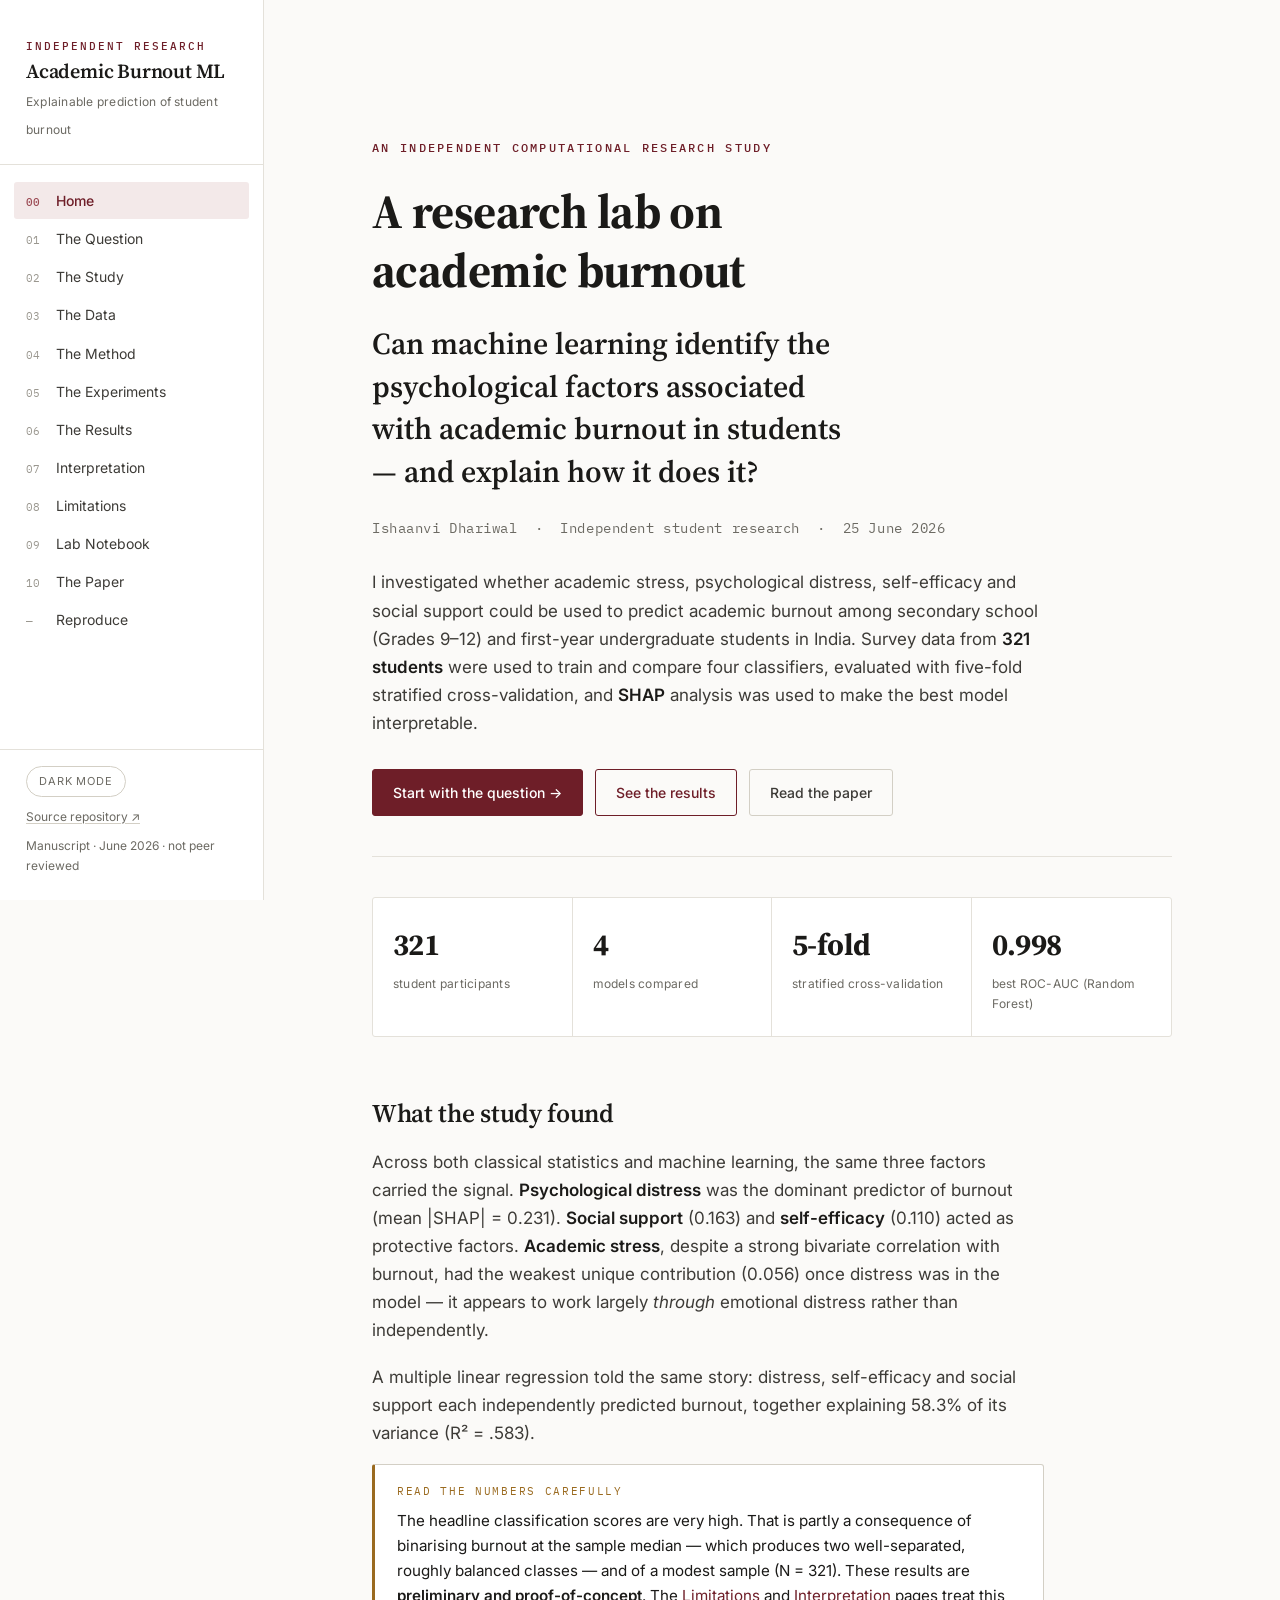
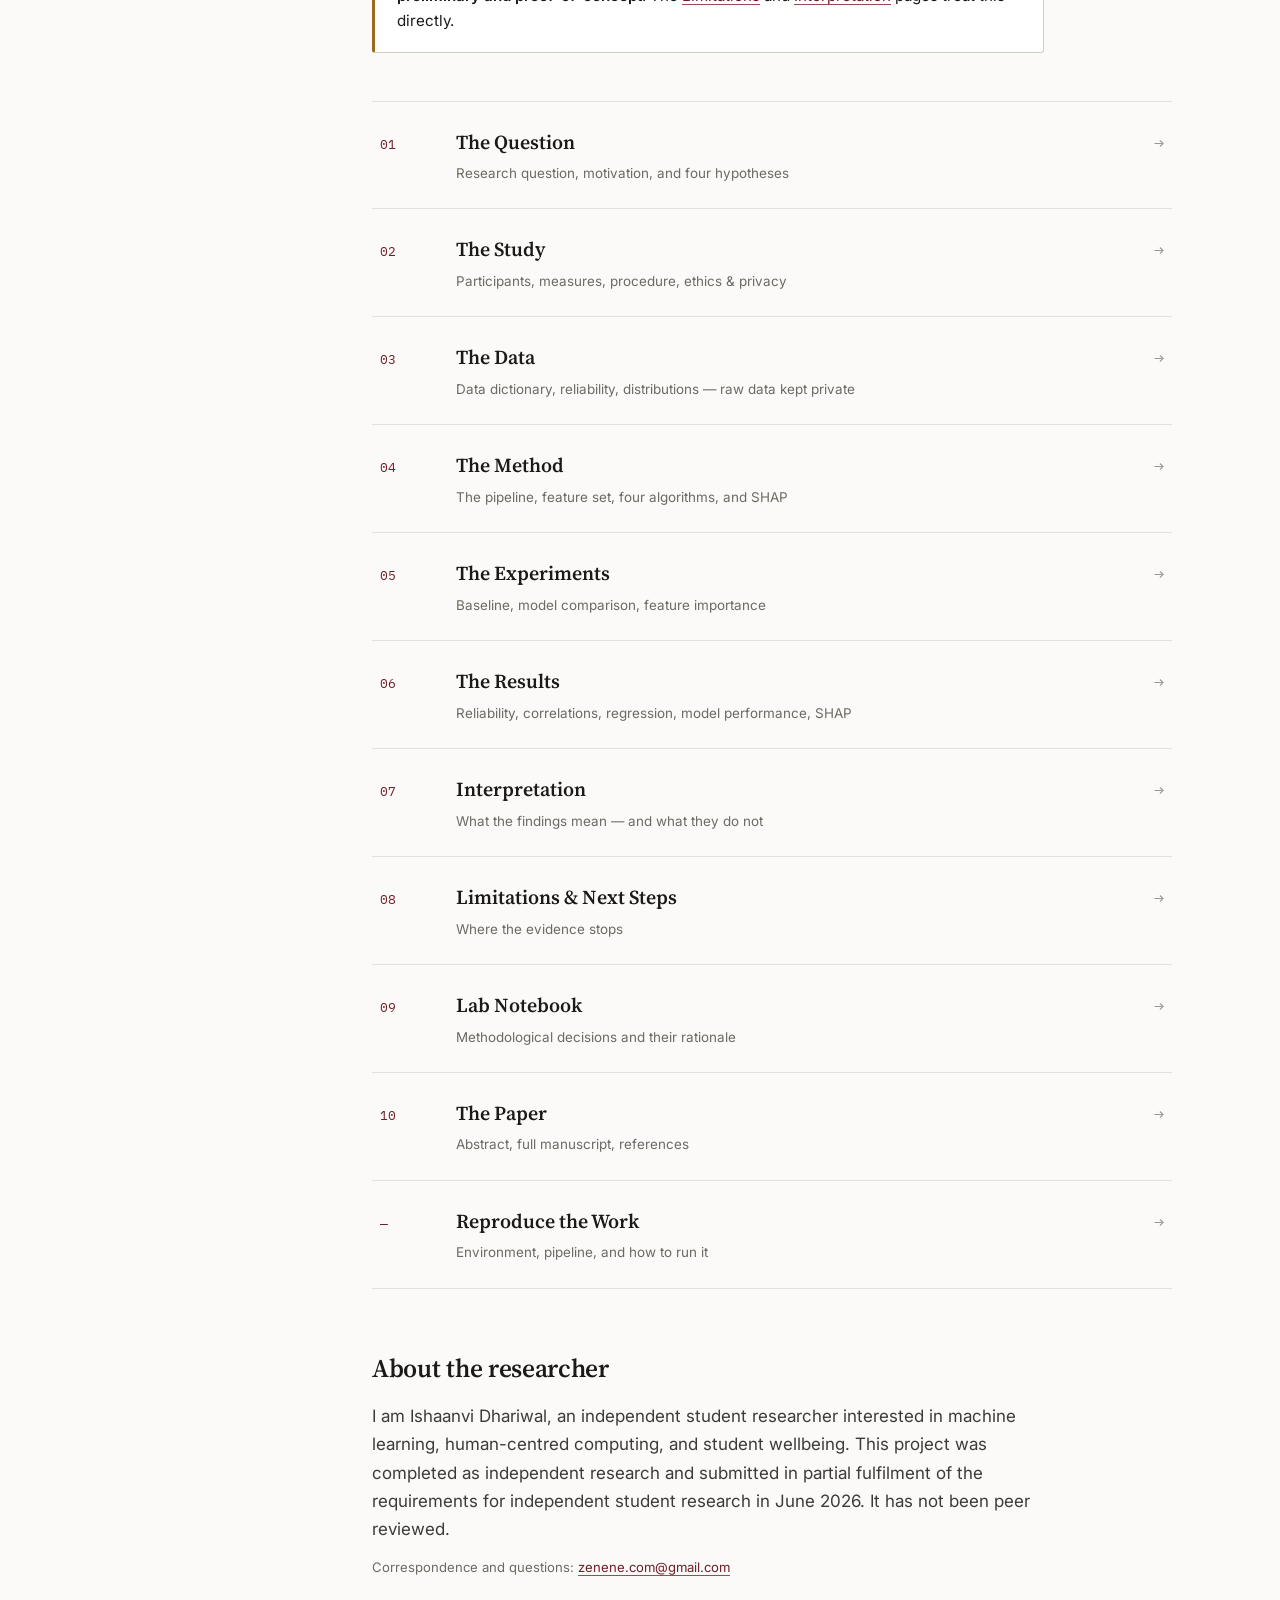
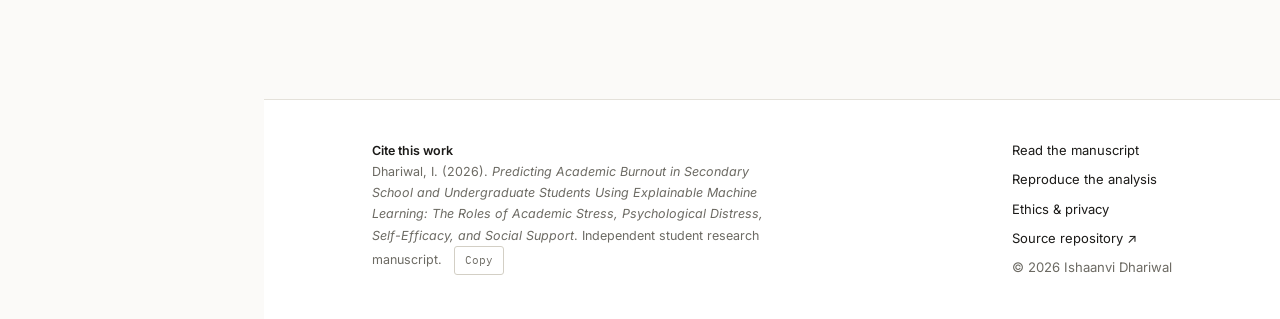
<file: index.html>
<!doctype html>
<html lang="en">
<head>
<meta charset="utf-8">
<meta name="viewport" content="width=device-width, initial-scale=1">
<title>Academic Burnout ML — Independent Research Lab</title>
<meta name="description" content="An independent computational study of academic burnout in secondary school and undergraduate students in India, using explainable machine learning. 321 participants, four models, SHAP interpretation.">
<link rel="preconnect" href="https://fonts.googleapis.com">
<link rel="preconnect" href="https://fonts.gstatic.com" crossorigin>
<link href="https://fonts.googleapis.com/css2?family=IBM+Plex+Mono:wght@400;500&family=Inter:wght@400;500;600&family=Source+Serif+4:opsz,wght@8..60,400;8..60,600;8..60,700&display=swap" rel="stylesheet">
<link rel="stylesheet" href="assets/style.css">
<link rel="icon" href="data:image/svg+xml,%3Csvg xmlns='http://www.w3.org/2000/svg' viewBox='0 0 100 100'%3E%3Ctext y='.9em' font-size='90'%3E%F0%9F%A7%A0%3C/text%3E%3C/svg%3E">
</head>
<body>
<a class="skip" href="#main">Skip to content</a>

<div class="topbar">
  <span class="title">Academic Burnout ML</span>
  <button class="hamburger" data-nav-open aria-label="Open navigation" aria-expanded="false"><span></span></button>
</div>
<div class="scrim"></div>

<div class="layout">
  <aside class="sidebar">
    <div class="brand">
      <a href="index.html">
        <span class="mark">Independent Research</span>
        <span class="title">Academic Burnout ML</span>
        <span class="sub">Explainable prediction of student burnout</span>
      </a>
    </div>
    <nav class="nav" aria-label="Sections">
      <ol>
        <li><a href="index.html"><span class="n">00</span><span>Home</span></a></li>
        <li><a href="question.html"><span class="n">01</span><span>The Question</span></a></li>
        <li><a href="study.html"><span class="n">02</span><span>The Study</span></a></li>
        <li><a href="data.html"><span class="n">03</span><span>The Data</span></a></li>
        <li><a href="methods.html"><span class="n">04</span><span>The Method</span></a></li>
        <li><a href="experiments.html"><span class="n">05</span><span>The Experiments</span></a></li>
        <li><a href="results.html"><span class="n">06</span><span>The Results</span></a></li>
        <li><a href="interpretation.html"><span class="n">07</span><span>Interpretation</span></a></li>
        <li><a href="limitations.html"><span class="n">08</span><span>Limitations</span></a></li>
        <li><a href="notebook.html"><span class="n">09</span><span>Lab Notebook</span></a></li>
        <li><a href="paper.html"><span class="n">10</span><span>The Paper</span></a></li>
        <li><a href="reproducibility.html"><span class="n">—</span><span>Reproduce</span></a></li>
      </ol>
    </nav>
    <div class="sidebar-foot">
      <button class="theme-toggle" data-theme-toggle>Dark mode</button>
      <a href="https://github.com/ishaanvidhariwal/academic-burnout-ml">Source repository &#8599;</a>
      <span>Manuscript &middot; June 2026 &middot; not peer reviewed</span>
    </div>
  </aside>

  <div class="main">
    <main class="wrap page" id="main">

      <section class="hero">
        <span class="eyebrow">An independent computational research study</span>
        <h1>A research lab on academic burnout</h1>
        <p class="q">Can machine learning identify the psychological factors associated with academic burnout in students &mdash; and explain how it does it?</p>
        <p class="byline">Ishaanvi Dhariwal &nbsp;&middot;&nbsp; Independent student research &nbsp;&middot;&nbsp; 25 June 2026</p>

        <div class="abstract prose">
          <p>I investigated whether academic stress, psychological distress, self-efficacy and
          social support could be used to predict academic burnout among secondary school
          (Grades&nbsp;9&ndash;12) and first-year undergraduate students in India. Survey data from
          <strong>321 students</strong> were used to train and compare four classifiers, evaluated with
          five-fold stratified cross-validation, and <strong>SHAP</strong> analysis was used to make the
          best model interpretable.</p>
        </div>

        <div class="cta-row">
          <a class="btn primary" href="question.html">Start with the question &rarr;</a>
          <a class="btn" href="results.html">See the results</a>
          <a class="btn ghost" href="paper.html">Read the paper</a>
        </div>
      </section>

      <section class="stats" aria-label="Study at a glance">
        <div class="stat"><div class="k">321</div><div class="l">student participants</div></div>
        <div class="stat"><div class="k">4</div><div class="l">models compared</div></div>
        <div class="stat"><div class="k">5-fold</div><div class="l">stratified cross-validation</div></div>
        <div class="stat"><div class="k">0.998</div><div class="l">best ROC-AUC (Random Forest)</div></div>
      </section>

      <section class="prose">
        <h2>What the study found</h2>
        <p>Across both classical statistics and machine learning, the same three factors carried
        the signal. <strong>Psychological distress</strong> was the dominant predictor of burnout
        (mean&nbsp;|SHAP|&nbsp;=&nbsp;0.231). <strong>Social support</strong> (0.163) and
        <strong>self-efficacy</strong> (0.110) acted as protective factors. <strong>Academic stress</strong>,
        despite a strong bivariate correlation with burnout, had the weakest unique contribution
        (0.056) once distress was in the model &mdash; it appears to work largely <em>through</em>
        emotional distress rather than independently.</p>
        <p>A multiple linear regression told the same story: distress, self-efficacy and social
        support each independently predicted burnout, together explaining 58.3% of its variance
        (R&sup2;&nbsp;=&nbsp;.583).</p>

        <div class="callout warn">
          <span class="tag">Read the numbers carefully</span>
          The headline classification scores are very high. That is partly a consequence of
          binarising burnout at the sample median &mdash; which produces two well-separated,
          roughly balanced classes &mdash; and of a modest sample (N&nbsp;=&nbsp;321). These
          results are <strong>preliminary and proof-of-concept</strong>. The
          <a href="limitations.html">Limitations</a> and <a href="interpretation.html">Interpretation</a>
          pages treat this directly.
        </div>
      </section>

      <nav class="toc" aria-label="Research contents">
        <a href="question.html"><span class="n">01</span><span class="t">The Question<span>Research question, motivation, and four hypotheses</span></span><span class="arrow">&rarr;</span></a>
        <a href="study.html"><span class="n">02</span><span class="t">The Study<span>Participants, measures, procedure, ethics &amp; privacy</span></span><span class="arrow">&rarr;</span></a>
        <a href="data.html"><span class="n">03</span><span class="t">The Data<span>Data dictionary, reliability, distributions &mdash; raw data kept private</span></span><span class="arrow">&rarr;</span></a>
        <a href="methods.html"><span class="n">04</span><span class="t">The Method<span>The pipeline, feature set, four algorithms, and SHAP</span></span><span class="arrow">&rarr;</span></a>
        <a href="experiments.html"><span class="n">05</span><span class="t">The Experiments<span>Baseline, model comparison, feature importance</span></span><span class="arrow">&rarr;</span></a>
        <a href="results.html"><span class="n">06</span><span class="t">The Results<span>Reliability, correlations, regression, model performance, SHAP</span></span><span class="arrow">&rarr;</span></a>
        <a href="interpretation.html"><span class="n">07</span><span class="t">Interpretation<span>What the findings mean &mdash; and what they do not</span></span><span class="arrow">&rarr;</span></a>
        <a href="limitations.html"><span class="n">08</span><span class="t">Limitations &amp; Next Steps<span>Where the evidence stops</span></span><span class="arrow">&rarr;</span></a>
        <a href="notebook.html"><span class="n">09</span><span class="t">Lab Notebook<span>Methodological decisions and their rationale</span></span><span class="arrow">&rarr;</span></a>
        <a href="paper.html"><span class="n">10</span><span class="t">The Paper<span>Abstract, full manuscript, references</span></span><span class="arrow">&rarr;</span></a>
        <a href="reproducibility.html"><span class="n">&mdash;</span><span class="t">Reproduce the Work<span>Environment, pipeline, and how to run it</span></span><span class="arrow">&rarr;</span></a>
      </nav>

      <section class="prose" style="margin-top:64px">
        <h2>About the researcher</h2>
        <p>I am Ishaanvi Dhariwal, an independent student researcher interested in machine
        learning, human-centred computing, and student wellbeing. This project was completed as
        independent research and submitted in partial fulfilment of the requirements for
        independent student research in June&nbsp;2026. It has not been peer reviewed.</p>
        <p class="small muted">Correspondence and questions:
        <a class="link" href="mailto:zenene.com@gmail.com">zenene.com@gmail.com</a></p>
      </section>

    </main>

    <footer class="page-foot">
      <div class="wrap">
        <div class="cite" id="cite">
          <strong>Cite this work</strong><br>
          Dhariwal, I. (2026). <em>Predicting Academic Burnout in Secondary School and
          Undergraduate Students Using Explainable Machine Learning: The Roles of Academic
          Stress, Psychological Distress, Self-Efficacy, and Social Support</em>. Independent
          student research manuscript.
          <button class="copy-btn" data-copy="#cite">Copy</button>
        </div>
        <div class="flinks">
          <a href="paper.html">Read the manuscript</a>
          <a href="reproducibility.html">Reproduce the analysis</a>
          <a href="study.html#ethics">Ethics &amp; privacy</a>
          <a href="https://github.com/ishaanvidhariwal/academic-burnout-ml">Source repository &#8599;</a>
          <span class="muted small">&copy; <span data-year>2026</span> Ishaanvi Dhariwal</span>
        </div>
      </div>
    </footer>
  </div>
</div>

<script src="assets/app.js"></script>
</body>
</html>
</file>
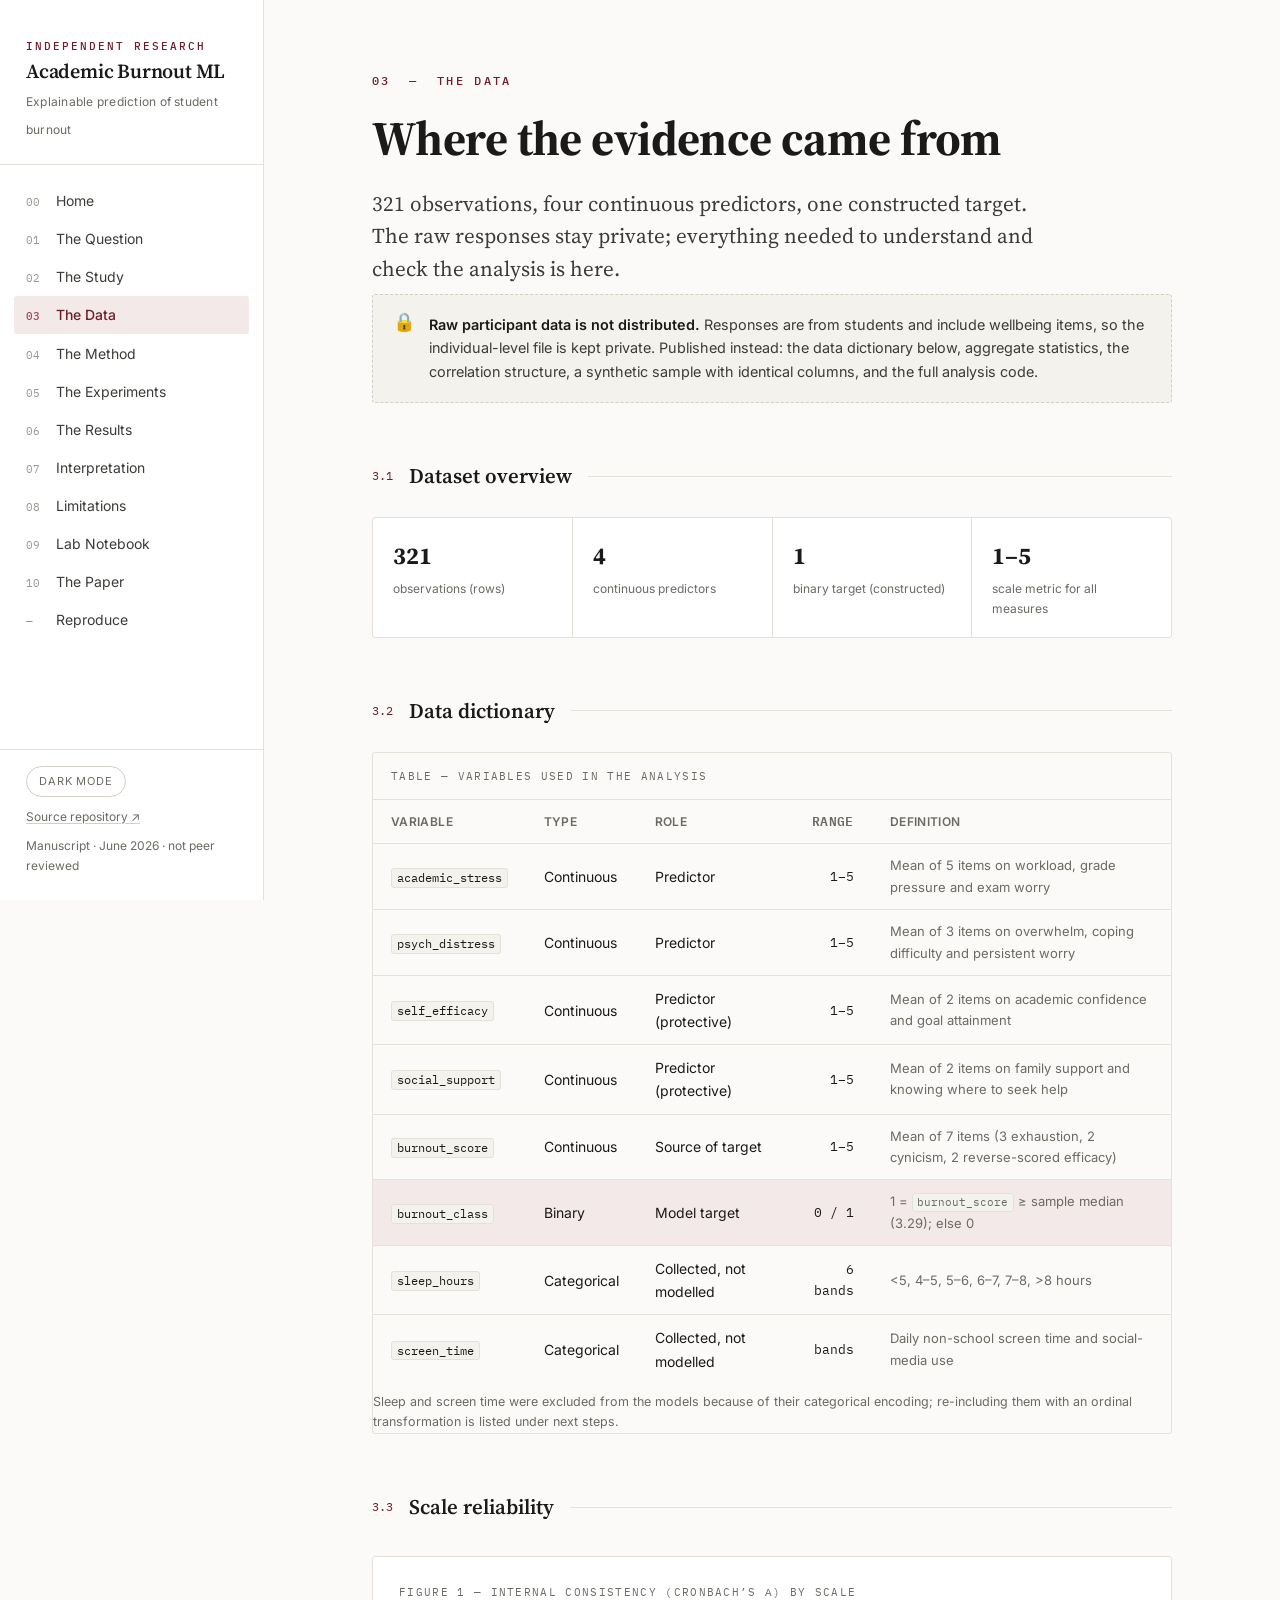
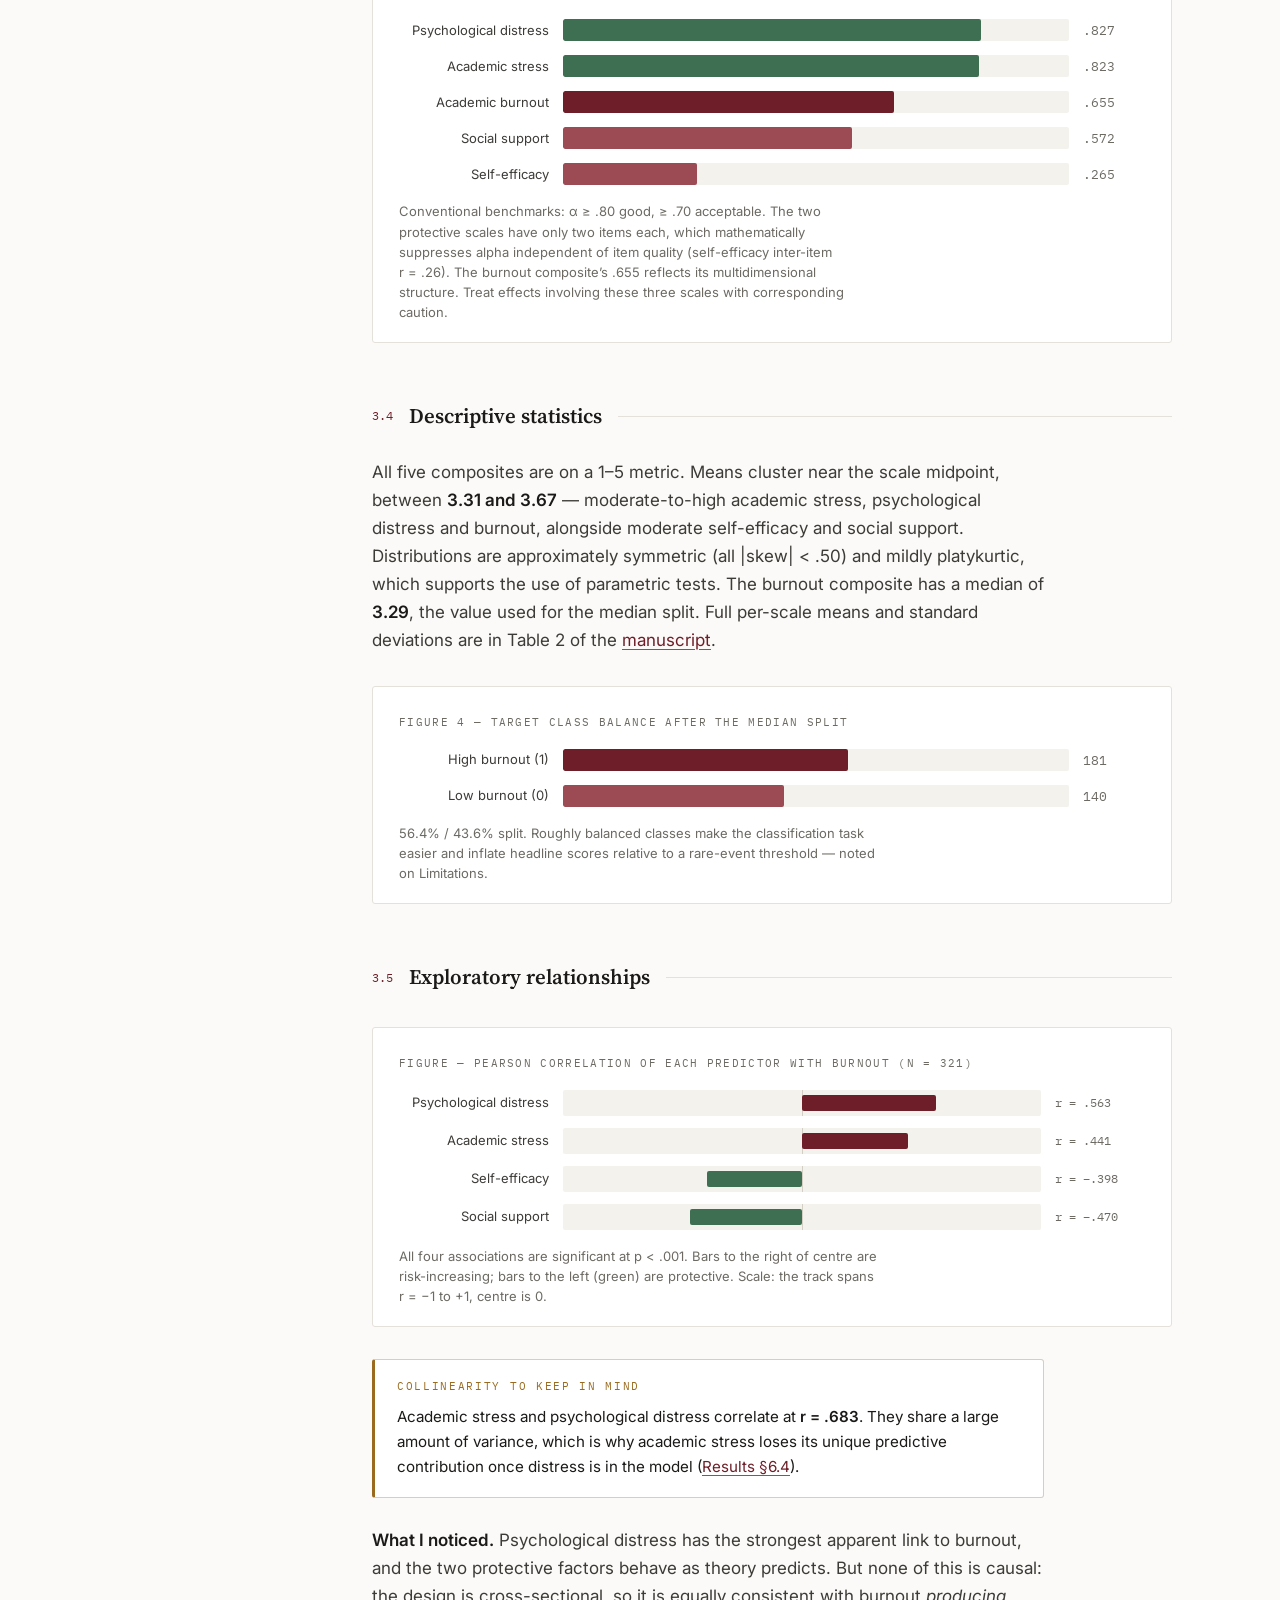
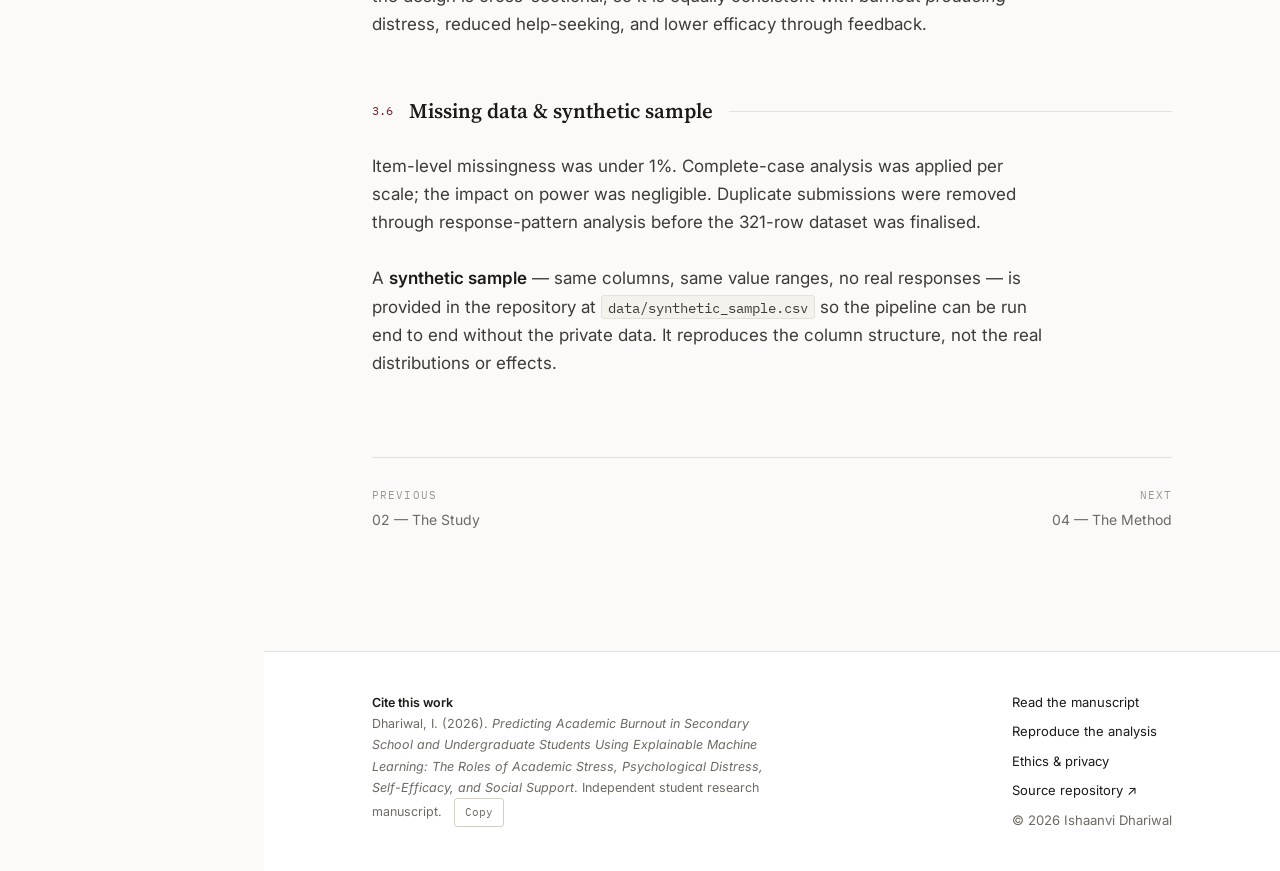
<file: data.html>
<!doctype html>
<html lang="en">
<head>
<meta charset="utf-8">
<meta name="viewport" content="width=device-width, initial-scale=1">
<title>The Data — Academic Burnout ML</title>
<meta name="description" content="Dataset overview, data dictionary, scale reliability, descriptive statistics, correlations with burnout, and missing data. Raw participant data is kept private.">
<link rel="preconnect" href="https://fonts.googleapis.com">
<link rel="preconnect" href="https://fonts.gstatic.com" crossorigin>
<link href="https://fonts.googleapis.com/css2?family=IBM+Plex+Mono:wght@400;500&family=Inter:wght@400;500;600&family=Source+Serif+4:opsz,wght@8..60,400;8..60,600;8..60,700&display=swap" rel="stylesheet">
<link rel="stylesheet" href="assets/style.css">
<link rel="icon" href="data:image/svg+xml,%3Csvg xmlns='http://www.w3.org/2000/svg' viewBox='0 0 100 100'%3E%3Ctext y='.9em' font-size='90'%3E%F0%9F%A7%A0%3C/text%3E%3C/svg%3E">
</head>
<body>
<a class="skip" href="#main">Skip to content</a>

<div class="topbar">
  <span class="title">Academic Burnout ML</span>
  <button class="hamburger" data-nav-open aria-label="Open navigation" aria-expanded="false"><span></span></button>
</div>
<div class="scrim"></div>

<div class="layout">
  <aside class="sidebar">
    <div class="brand">
      <a href="index.html">
        <span class="mark">Independent Research</span>
        <span class="title">Academic Burnout ML</span>
        <span class="sub">Explainable prediction of student burnout</span>
      </a>
    </div>
    <nav class="nav" aria-label="Sections">
      <ol>
        <li><a href="index.html"><span class="n">00</span><span>Home</span></a></li>
        <li><a href="question.html"><span class="n">01</span><span>The Question</span></a></li>
        <li><a href="study.html"><span class="n">02</span><span>The Study</span></a></li>
        <li><a href="data.html"><span class="n">03</span><span>The Data</span></a></li>
        <li><a href="methods.html"><span class="n">04</span><span>The Method</span></a></li>
        <li><a href="experiments.html"><span class="n">05</span><span>The Experiments</span></a></li>
        <li><a href="results.html"><span class="n">06</span><span>The Results</span></a></li>
        <li><a href="interpretation.html"><span class="n">07</span><span>Interpretation</span></a></li>
        <li><a href="limitations.html"><span class="n">08</span><span>Limitations</span></a></li>
        <li><a href="notebook.html"><span class="n">09</span><span>Lab Notebook</span></a></li>
        <li><a href="paper.html"><span class="n">10</span><span>The Paper</span></a></li>
        <li><a href="reproducibility.html"><span class="n">—</span><span>Reproduce</span></a></li>
      </ol>
    </nav>
    <div class="sidebar-foot">
      <button class="theme-toggle" data-theme-toggle>Dark mode</button>
      <a href="https://github.com/ishaanvidhariwal/academic-burnout-ml">Source repository &#8599;</a>
      <span>Manuscript &middot; June 2026 &middot; not peer reviewed</span>
    </div>
  </aside>

  <div class="main">
    <main class="wrap page" id="main">

      <header class="page-head">
        <span class="eyebrow">03 &nbsp;&mdash;&nbsp; The Data</span>
        <h1>Where the evidence came from</h1>
        <p class="lede">321 observations, four continuous predictors, one constructed target.
        The raw responses stay private; everything needed to understand and check the analysis
        is here.</p>
      </header>

      <div class="privacy-lock">
        <span class="ico">&#128274;</span>
        <div>
          <strong>Raw participant data is not distributed.</strong> Responses are from students
          and include wellbeing items, so the individual-level file is kept private. Published
          instead: the data dictionary below, aggregate statistics, the correlation structure,
          a synthetic sample with identical columns, and the full
          <a href="reproducibility.html">analysis code</a>.
        </div>
      </div>

      <div class="divider-num"><span class="dn">3.1</span><span class="dl">Dataset overview</span></div>
      <div class="kpis">
        <div class="kpi"><div class="kv">321</div><div class="kl">observations (rows)</div></div>
        <div class="kpi"><div class="kv">4</div><div class="kl">continuous predictors</div></div>
        <div class="kpi"><div class="kv">1</div><div class="kl">binary target (constructed)</div></div>
        <div class="kpi"><div class="kv">1&ndash;5</div><div class="kl">scale metric for all measures</div></div>
      </div>

      <div class="divider-num"><span class="dn">3.2</span><span class="dl">Data dictionary</span></div>
      <div class="table-wrap">
        <table class="data">
          <caption>Table &mdash; Variables used in the analysis</caption>
          <thead>
            <tr><th>Variable</th><th>Type</th><th>Role</th><th class="num">Range</th><th>Definition</th></tr>
          </thead>
          <tbody>
            <tr><td><code>academic_stress</code></td><td>Continuous</td><td>Predictor</td><td class="num">1&ndash;5</td><td class="note-cell">Mean of 5 items on workload, grade pressure and exam worry</td></tr>
            <tr><td><code>psych_distress</code></td><td>Continuous</td><td>Predictor</td><td class="num">1&ndash;5</td><td class="note-cell">Mean of 3 items on overwhelm, coping difficulty and persistent worry</td></tr>
            <tr><td><code>self_efficacy</code></td><td>Continuous</td><td>Predictor (protective)</td><td class="num">1&ndash;5</td><td class="note-cell">Mean of 2 items on academic confidence and goal attainment</td></tr>
            <tr><td><code>social_support</code></td><td>Continuous</td><td>Predictor (protective)</td><td class="num">1&ndash;5</td><td class="note-cell">Mean of 2 items on family support and knowing where to seek help</td></tr>
            <tr><td><code>burnout_score</code></td><td>Continuous</td><td>Source of target</td><td class="num">1&ndash;5</td><td class="note-cell">Mean of 7 items (3 exhaustion, 2 cynicism, 2 reverse-scored efficacy)</td></tr>
            <tr class="hi"><td><code>burnout_class</code></td><td>Binary</td><td>Model target</td><td class="num">0 / 1</td><td class="note-cell">1 = <code>burnout_score</code> &ge; sample median (3.29); else 0</td></tr>
            <tr><td><code>sleep_hours</code></td><td>Categorical</td><td>Collected, not modelled</td><td class="num">6 bands</td><td class="note-cell">&lt;5, 4&ndash;5, 5&ndash;6, 6&ndash;7, 7&ndash;8, &gt;8 hours</td></tr>
            <tr><td><code>screen_time</code></td><td>Categorical</td><td>Collected, not modelled</td><td class="num">bands</td><td class="note-cell">Daily non-school screen time and social-media use</td></tr>
          </tbody>
        </table>
        <p class="tnote">Sleep and screen time were excluded from the models because of their
        categorical encoding; re-including them with an ordinal transformation is listed under
        <a href="limitations.html">next steps</a>.</p>
      </div>

      <div class="divider-num"><span class="dn">3.3</span><span class="dl">Scale reliability</span></div>
      <figure class="fig">
        <div class="fig-head">Figure 1 &mdash; Internal consistency (Cronbach&rsquo;s &alpha;) by scale</div>
        <div class="barchart">
          <div class="bar-row"><div class="bar-label">Psychological distress</div><div class="bar-track"><div class="bar-fill pos" style="width:82.7%"></div></div><div class="bar-val">.827</div></div>
          <div class="bar-row"><div class="bar-label">Academic stress</div><div class="bar-track"><div class="bar-fill pos" style="width:82.3%"></div></div><div class="bar-val">.823</div></div>
          <div class="bar-row"><div class="bar-label">Academic burnout</div><div class="bar-track"><div class="bar-fill" style="width:65.5%"></div></div><div class="bar-val">.655</div></div>
          <div class="bar-row"><div class="bar-label">Social support</div><div class="bar-track"><div class="bar-fill neg" style="width:57.2%"></div></div><div class="bar-val">.572</div></div>
          <div class="bar-row"><div class="bar-label">Self-efficacy</div><div class="bar-track"><div class="bar-fill neg" style="width:26.5%"></div></div><div class="bar-val">.265</div></div>
        </div>
        <figcaption>Conventional benchmarks: &alpha;&nbsp;&ge;&nbsp;.80 good, &ge;&nbsp;.70
        acceptable. The two protective scales have only two items each, which mathematically
        suppresses alpha independent of item quality (self-efficacy inter-item
        r&nbsp;=&nbsp;.26). The burnout composite&rsquo;s .655 reflects its multidimensional
        structure. Treat effects involving these three scales with corresponding caution.</figcaption>
      </figure>

      <div class="divider-num"><span class="dn">3.4</span><span class="dl">Descriptive statistics</span></div>
      <div class="prose stack-md">
        <p>All five composites are on a 1&ndash;5 metric. Means cluster near the scale midpoint,
        between <strong>3.31 and 3.67</strong> &mdash; moderate-to-high academic stress,
        psychological distress and burnout, alongside moderate self-efficacy and social support.
        Distributions are approximately symmetric (all |skew|&nbsp;&lt;&nbsp;.50) and mildly
        platykurtic, which supports the use of parametric tests. The burnout composite has a
        median of <strong>3.29</strong>, the value used for the median split. Full per-scale
        means and standard deviations are in Table&nbsp;2 of the <a href="paper.html">manuscript</a>.</p>
      </div>

      <figure class="fig">
        <div class="fig-head">Figure 4 &mdash; Target class balance after the median split</div>
        <div class="barchart">
          <div class="bar-row"><div class="bar-label">High burnout (1)</div><div class="bar-track"><div class="bar-fill" style="width:56.4%"></div></div><div class="bar-val">181</div></div>
          <div class="bar-row"><div class="bar-label">Low burnout (0)</div><div class="bar-track"><div class="bar-fill neg" style="width:43.6%"></div></div><div class="bar-val">140</div></div>
        </div>
        <figcaption>56.4% / 43.6% split. Roughly balanced classes make the classification task
        easier and inflate headline scores relative to a rare-event threshold &mdash; noted on
        <a href="limitations.html">Limitations</a>.</figcaption>
      </figure>

      <div class="divider-num"><span class="dn">3.5</span><span class="dl">Exploratory relationships</span></div>
      <figure class="fig">
        <div class="fig-head">Figure &mdash; Pearson correlation of each predictor with burnout (N = 321)</div>
        <div class="divchart">
          <div class="drow"><div class="dlabel">Psychological distress</div><div class="dtrack"><div class="dmid"></div><div class="dfill" style="left:50%;width:28.1%"></div></div><div class="dval">r = .563</div></div>
          <div class="drow"><div class="dlabel">Academic stress</div><div class="dtrack"><div class="dmid"></div><div class="dfill" style="left:50%;width:22.1%"></div></div><div class="dval">r = .441</div></div>
          <div class="drow"><div class="dlabel">Self-efficacy</div><div class="dtrack"><div class="dmid"></div><div class="dfill protective" style="left:30.1%;width:19.9%"></div></div><div class="dval">r = &minus;.398</div></div>
          <div class="drow"><div class="dlabel">Social support</div><div class="dtrack"><div class="dmid"></div><div class="dfill protective" style="left:26.5%;width:23.5%"></div></div><div class="dval">r = &minus;.470</div></div>
        </div>
        <figcaption>All four associations are significant at p&nbsp;&lt;&nbsp;.001. Bars to the
        right of centre are risk-increasing; bars to the left (green) are protective. Scale: the
        track spans r&nbsp;=&nbsp;&minus;1 to +1, centre is 0.</figcaption>
      </figure>

      <div class="prose stack-md">
        <div class="callout warn">
          <span class="tag">Collinearity to keep in mind</span>
          Academic stress and psychological distress correlate at <strong>r&nbsp;=&nbsp;.683</strong>.
          They share a large amount of variance, which is why academic stress loses its unique
          predictive contribution once distress is in the model (<a href="results.html">Results &sect;6.4</a>).
        </div>
        <p><strong>What I noticed.</strong> Psychological distress has the strongest apparent
        link to burnout, and the two protective factors behave as theory predicts. But none of
        this is causal: the design is cross-sectional, so it is equally consistent with burnout
        <em>producing</em> distress, reduced help-seeking, and lower efficacy through feedback.</p>
      </div>

      <div class="divider-num"><span class="dn">3.6</span><span class="dl">Missing data &amp; synthetic sample</span></div>
      <div class="prose stack-md">
        <p>Item-level missingness was under 1%. Complete-case analysis was applied per scale;
        the impact on power was negligible. Duplicate submissions were removed through
        response-pattern analysis before the 321-row dataset was finalised.</p>
        <p>A <strong>synthetic sample</strong> &mdash; same columns, same value ranges, no real
        responses &mdash; is provided in the repository at
        <code>data/synthetic_sample.csv</code> so the pipeline can be run end to end without the
        private data. It reproduces the column structure, not the real distributions or effects.</p>
      </div>

      <nav class="pager">
        <a href="study.html"><span class="dir">Previous</span>02 &mdash; The Study</a>
        <a class="next" href="methods.html"><span class="dir">Next</span>04 &mdash; The Method</a>
      </nav>

    </main>

    <footer class="page-foot">
      <div class="wrap">
        <div class="cite" id="cite">
          <strong>Cite this work</strong><br>
          Dhariwal, I. (2026). <em>Predicting Academic Burnout in Secondary School and
          Undergraduate Students Using Explainable Machine Learning: The Roles of Academic
          Stress, Psychological Distress, Self-Efficacy, and Social Support</em>. Independent
          student research manuscript.
          <button class="copy-btn" data-copy="#cite">Copy</button>
        </div>
        <div class="flinks">
          <a href="paper.html">Read the manuscript</a>
          <a href="reproducibility.html">Reproduce the analysis</a>
          <a href="study.html#ethics">Ethics &amp; privacy</a>
          <a href="https://github.com/ishaanvidhariwal/academic-burnout-ml">Source repository &#8599;</a>
          <span class="muted small">&copy; <span data-year>2026</span> Ishaanvi Dhariwal</span>
        </div>
      </div>
    </footer>
  </div>
</div>

<script src="assets/app.js"></script>
</body>
</html>
</file>
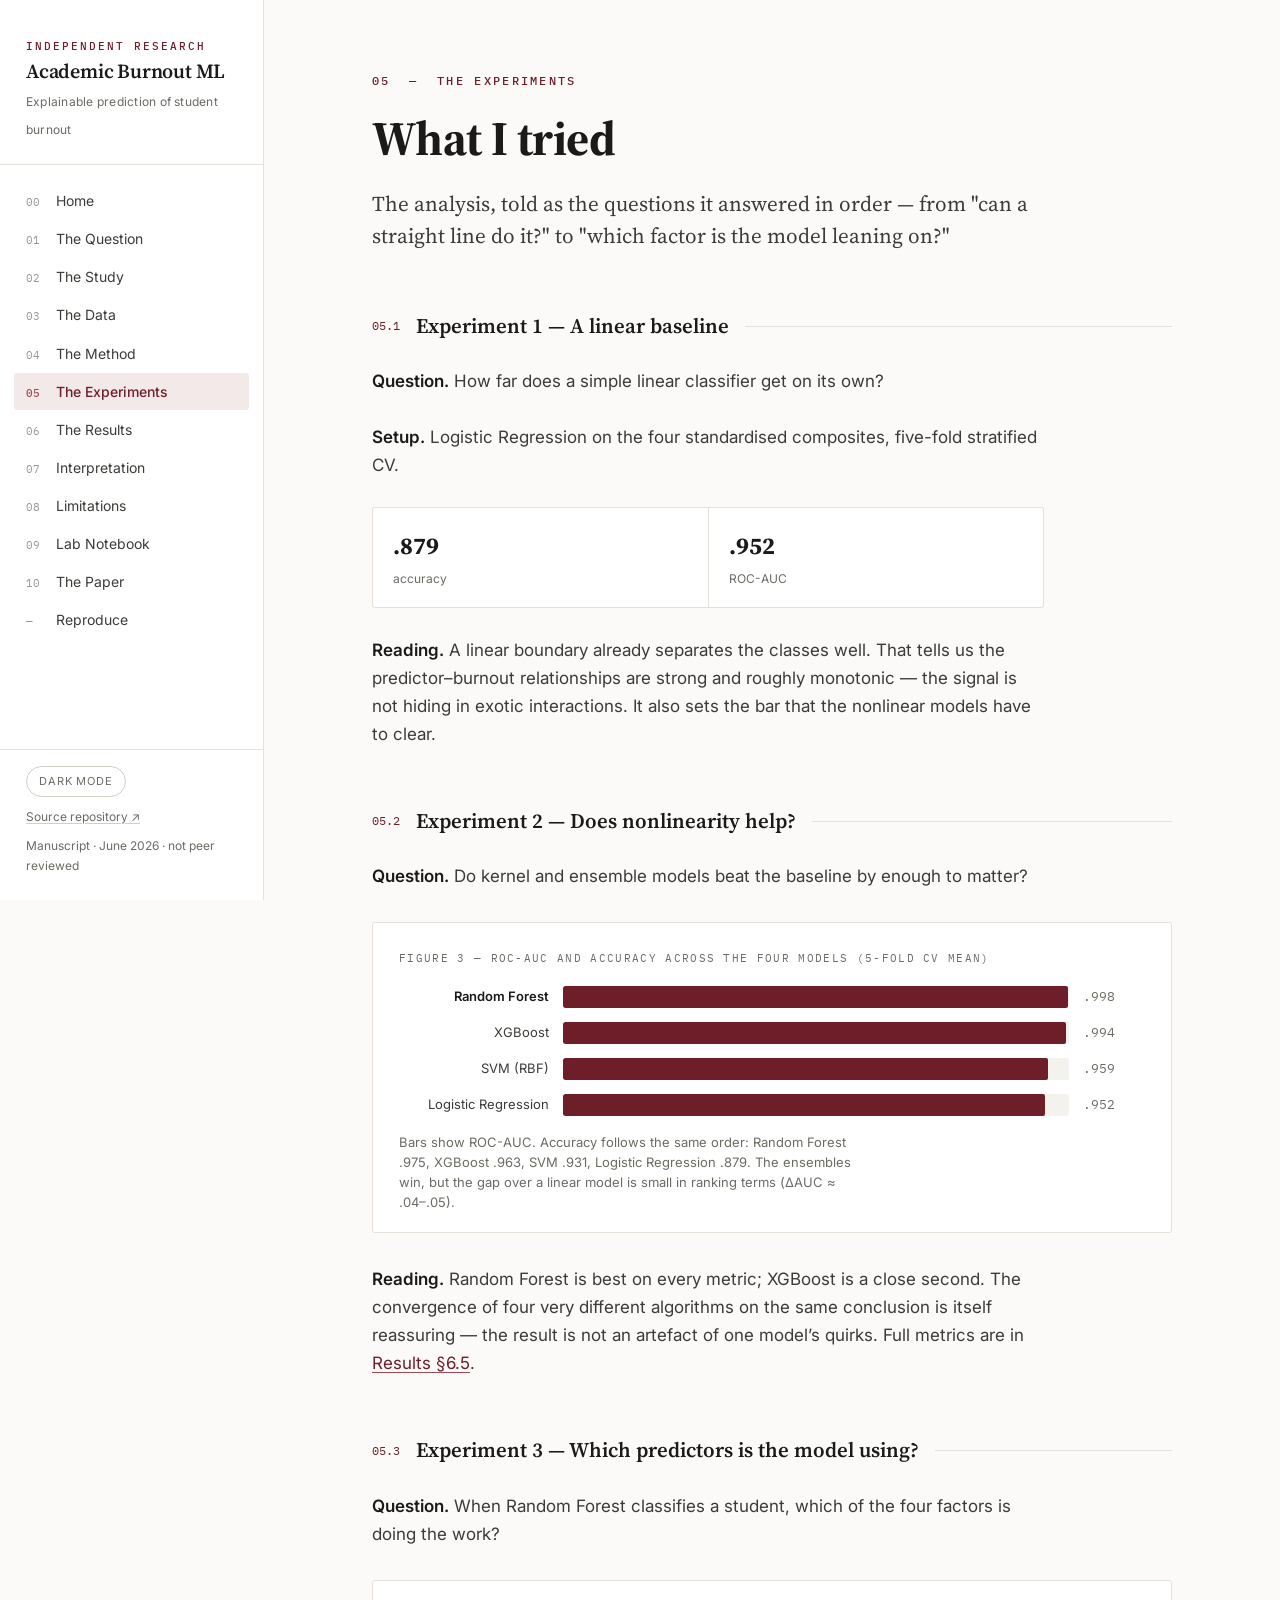
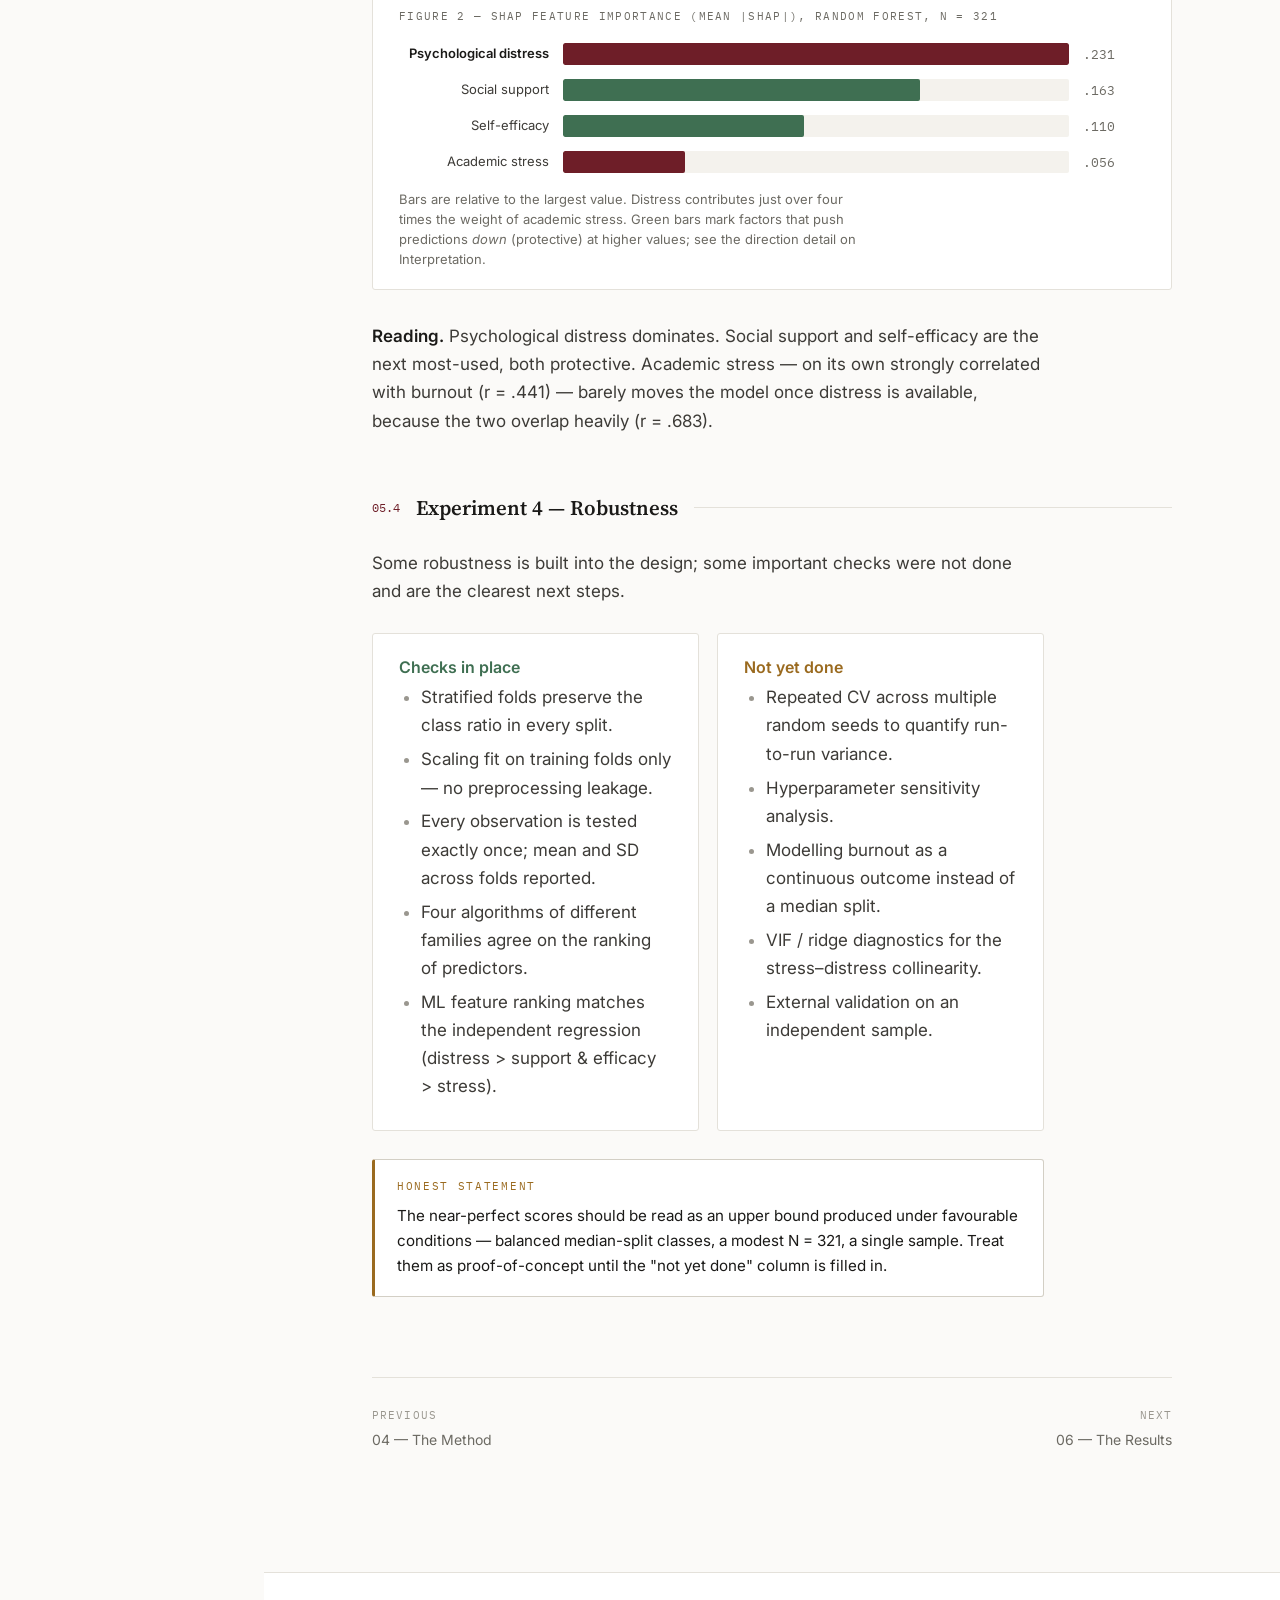
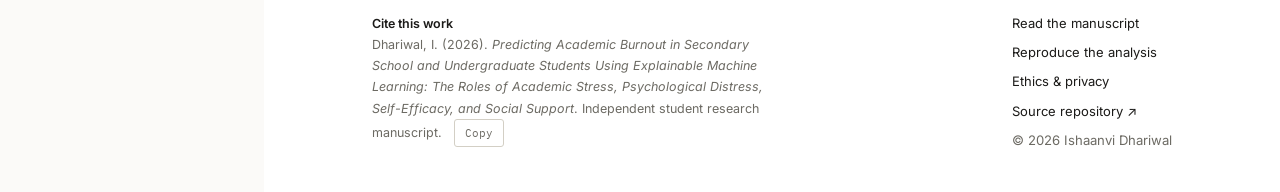
<file: experiments.html>
<!doctype html>
<html lang="en">
<head>
<meta charset="utf-8">
<meta name="viewport" content="width=device-width, initial-scale=1">
<title>The Experiments — Academic Burnout ML</title>
<meta name="description" content="The analysis as a sequence of experiments: a linear baseline, adding nonlinear models, SHAP feature importance, and the robustness checks that were and were not performed.">
<link rel="preconnect" href="https://fonts.googleapis.com">
<link rel="preconnect" href="https://fonts.gstatic.com" crossorigin>
<link href="https://fonts.googleapis.com/css2?family=IBM+Plex+Mono:wght@400;500&family=Inter:wght@400;500;600&family=Source+Serif+4:opsz,wght@8..60,400;8..60,600;8..60,700&display=swap" rel="stylesheet">
<link rel="stylesheet" href="assets/style.css">
<link rel="icon" href="data:image/svg+xml,%3Csvg xmlns='http://www.w3.org/2000/svg' viewBox='0 0 100 100'%3E%3Ctext y='.9em' font-size='90'%3E%F0%9F%A7%A0%3C/text%3E%3C/svg%3E">
</head>
<body>
<a class="skip" href="#main">Skip to content</a>

<div class="topbar">
  <span class="title">Academic Burnout ML</span>
  <button class="hamburger" data-nav-open aria-label="Open navigation" aria-expanded="false"><span></span></button>
</div>
<div class="scrim"></div>

<div class="layout">
  <aside class="sidebar">
    <div class="brand">
      <a href="index.html">
        <span class="mark">Independent Research</span>
        <span class="title">Academic Burnout ML</span>
        <span class="sub">Explainable prediction of student burnout</span>
      </a>
    </div>
    <nav class="nav" aria-label="Sections">
      <ol>
        <li><a href="index.html"><span class="n">00</span><span>Home</span></a></li>
        <li><a href="question.html"><span class="n">01</span><span>The Question</span></a></li>
        <li><a href="study.html"><span class="n">02</span><span>The Study</span></a></li>
        <li><a href="data.html"><span class="n">03</span><span>The Data</span></a></li>
        <li><a href="methods.html"><span class="n">04</span><span>The Method</span></a></li>
        <li><a href="experiments.html"><span class="n">05</span><span>The Experiments</span></a></li>
        <li><a href="results.html"><span class="n">06</span><span>The Results</span></a></li>
        <li><a href="interpretation.html"><span class="n">07</span><span>Interpretation</span></a></li>
        <li><a href="limitations.html"><span class="n">08</span><span>Limitations</span></a></li>
        <li><a href="notebook.html"><span class="n">09</span><span>Lab Notebook</span></a></li>
        <li><a href="paper.html"><span class="n">10</span><span>The Paper</span></a></li>
        <li><a href="reproducibility.html"><span class="n">—</span><span>Reproduce</span></a></li>
      </ol>
    </nav>
    <div class="sidebar-foot">
      <button class="theme-toggle" data-theme-toggle>Dark mode</button>
      <a href="https://github.com/ishaanvidhariwal/academic-burnout-ml">Source repository &#8599;</a>
      <span>Manuscript &middot; June 2026 &middot; not peer reviewed</span>
    </div>
  </aside>

  <div class="main">
    <main class="wrap page" id="main">

      <header class="page-head">
        <span class="eyebrow">05 &nbsp;&mdash;&nbsp; The Experiments</span>
        <h1>What I tried</h1>
        <p class="lede">The analysis, told as the questions it answered in order &mdash; from
        "can a straight line do it?" to "which factor is the model leaning on?"</p>
      </header>

      <div class="divider-num"><span class="dn">05.1</span><span class="dl">Experiment 1 &mdash; A linear baseline</span></div>
      <div class="prose stack-md">
        <p><strong>Question.</strong> How far does a simple linear classifier get on its own?</p>
        <p><strong>Setup.</strong> Logistic Regression on the four standardised composites,
        five-fold stratified CV.</p>
        <div class="kpis">
          <div class="kpi"><div class="kv">.879</div><div class="kl">accuracy</div></div>
          <div class="kpi"><div class="kv">.952</div><div class="kl">ROC-AUC</div></div>
        </div>
        <p><strong>Reading.</strong> A linear boundary already separates the classes well. That
        tells us the predictor&ndash;burnout relationships are strong and roughly monotonic
        &mdash; the signal is not hiding in exotic interactions. It also sets the bar that the
        nonlinear models have to clear.</p>
      </div>

      <div class="divider-num"><span class="dn">05.2</span><span class="dl">Experiment 2 &mdash; Does nonlinearity help?</span></div>
      <div class="prose stack-md">
        <p><strong>Question.</strong> Do kernel and ensemble models beat the baseline by enough
        to matter?</p>
      </div>
      <figure class="fig">
        <div class="fig-head">Figure 3 &mdash; ROC-AUC and accuracy across the four models (5-fold CV mean)</div>
        <div class="barchart">
          <div class="bar-row emph"><div class="bar-label">Random Forest</div><div class="bar-track"><div class="bar-fill" style="width:99.8%"></div></div><div class="bar-val">.998</div></div>
          <div class="bar-row"><div class="bar-label">XGBoost</div><div class="bar-track"><div class="bar-fill" style="width:99.4%"></div></div><div class="bar-val">.994</div></div>
          <div class="bar-row"><div class="bar-label">SVM (RBF)</div><div class="bar-track"><div class="bar-fill" style="width:95.9%"></div></div><div class="bar-val">.959</div></div>
          <div class="bar-row"><div class="bar-label">Logistic Regression</div><div class="bar-track"><div class="bar-fill" style="width:95.2%"></div></div><div class="bar-val">.952</div></div>
        </div>
        <figcaption>Bars show ROC-AUC. Accuracy follows the same order: Random Forest .975,
        XGBoost .963, SVM .931, Logistic Regression .879. The ensembles win, but the gap over a
        linear model is small in ranking terms (&Delta;AUC &asymp; .04&ndash;.05).</figcaption>
      </figure>
      <div class="prose stack-md">
        <p><strong>Reading.</strong> Random Forest is best on every metric; XGBoost is a close
        second. The convergence of four very different algorithms on the same conclusion is
        itself reassuring &mdash; the result is not an artefact of one model&rsquo;s quirks.
        Full metrics are in <a href="results.html#performance">Results &sect;6.5</a>.</p>
      </div>

      <div class="divider-num"><span class="dn">05.3</span><span class="dl">Experiment 3 &mdash; Which predictors is the model using?</span></div>
      <div class="prose stack-md">
        <p><strong>Question.</strong> When Random Forest classifies a student, which of the four
        factors is doing the work?</p>
      </div>
      <figure class="fig">
        <div class="fig-head">Figure 2 &mdash; SHAP feature importance (mean |SHAP|), Random Forest, N = 321</div>
        <div class="barchart">
          <div class="bar-row emph"><div class="bar-label">Psychological distress</div><div class="bar-track"><div class="bar-fill" style="width:100%"></div></div><div class="bar-val">.231</div></div>
          <div class="bar-row"><div class="bar-label">Social support</div><div class="bar-track"><div class="bar-fill pos" style="width:70.6%"></div></div><div class="bar-val">.163</div></div>
          <div class="bar-row"><div class="bar-label">Self-efficacy</div><div class="bar-track"><div class="bar-fill pos" style="width:47.6%"></div></div><div class="bar-val">.110</div></div>
          <div class="bar-row"><div class="bar-label">Academic stress</div><div class="bar-track"><div class="bar-fill" style="width:24.2%"></div></div><div class="bar-val">.056</div></div>
        </div>
        <figcaption>Bars are relative to the largest value. Distress contributes just over
        four times the weight of academic stress. Green bars mark factors that push predictions
        <em>down</em> (protective) at higher values; see the direction detail on
        <a href="interpretation.html#shap">Interpretation</a>.</figcaption>
      </figure>
      <div class="prose stack-md">
        <p><strong>Reading.</strong> Psychological distress dominates. Social support and
        self-efficacy are the next most-used, both protective. Academic stress &mdash; on its own
        strongly correlated with burnout (r&nbsp;=&nbsp;.441) &mdash; barely moves the model once
        distress is available, because the two overlap heavily (r&nbsp;=&nbsp;.683).</p>
      </div>

      <div class="divider-num"><span class="dn">05.4</span><span class="dl">Experiment 4 &mdash; Robustness</span></div>
      <div class="prose stack-md">
        <p>Some robustness is built into the design; some important checks were not done and are
        the clearest next steps.</p>
        <div class="grid-2">
          <div class="card">
            <h4 style="color:var(--good)">Checks in place</h4>
            <ul>
              <li>Stratified folds preserve the class ratio in every split.</li>
              <li>Scaling fit on training folds only &mdash; no preprocessing leakage.</li>
              <li>Every observation is tested exactly once; mean and SD across folds reported.</li>
              <li>Four algorithms of different families agree on the ranking of predictors.</li>
              <li>ML feature ranking matches the independent regression (distress &gt; support
              &amp; efficacy &gt; stress).</li>
            </ul>
          </div>
          <div class="card">
            <h4 style="color:var(--warn)">Not yet done</h4>
            <ul>
              <li>Repeated CV across multiple random seeds to quantify run-to-run variance.</li>
              <li>Hyperparameter sensitivity analysis.</li>
              <li>Modelling burnout as a continuous outcome instead of a median split.</li>
              <li>VIF / ridge diagnostics for the stress&ndash;distress collinearity.</li>
              <li>External validation on an independent sample.</li>
            </ul>
          </div>
        </div>
        <div class="callout warn">
          <span class="tag">Honest statement</span>
          The near-perfect scores should be read as an upper bound produced under favourable
          conditions &mdash; balanced median-split classes, a modest N&nbsp;=&nbsp;321, a single
          sample. Treat them as proof-of-concept until the "not yet done" column is filled in.
        </div>
      </div>

      <nav class="pager">
        <a href="methods.html"><span class="dir">Previous</span>04 &mdash; The Method</a>
        <a class="next" href="results.html"><span class="dir">Next</span>06 &mdash; The Results</a>
      </nav>

    </main>

    <footer class="page-foot">
      <div class="wrap">
        <div class="cite" id="cite">
          <strong>Cite this work</strong><br>
          Dhariwal, I. (2026). <em>Predicting Academic Burnout in Secondary School and
          Undergraduate Students Using Explainable Machine Learning: The Roles of Academic
          Stress, Psychological Distress, Self-Efficacy, and Social Support</em>. Independent
          student research manuscript.
          <button class="copy-btn" data-copy="#cite">Copy</button>
        </div>
        <div class="flinks">
          <a href="paper.html">Read the manuscript</a>
          <a href="reproducibility.html">Reproduce the analysis</a>
          <a href="study.html#ethics">Ethics &amp; privacy</a>
          <a href="https://github.com/ishaanvidhariwal/academic-burnout-ml">Source repository &#8599;</a>
          <span class="muted small">&copy; <span data-year>2026</span> Ishaanvi Dhariwal</span>
        </div>
      </div>
    </footer>
  </div>
</div>

<script src="assets/app.js"></script>
</body>
</html>
</file>
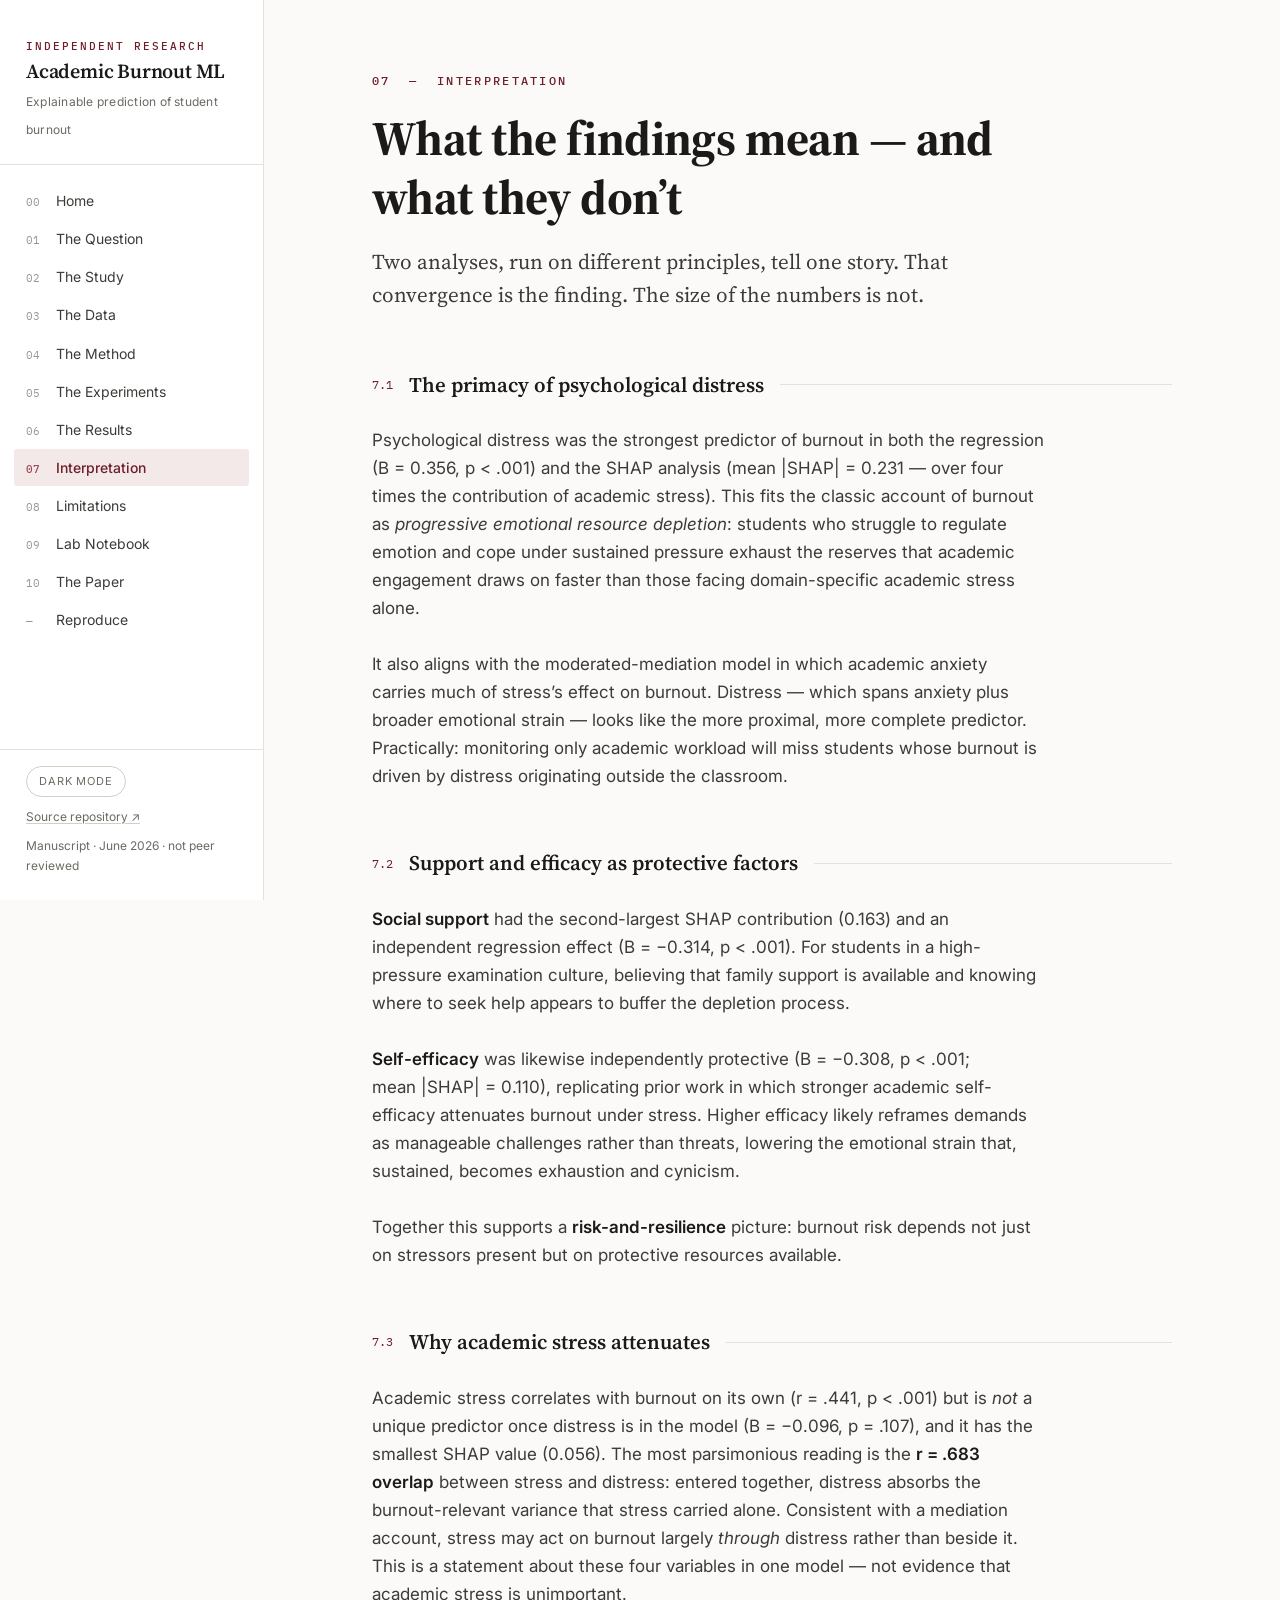
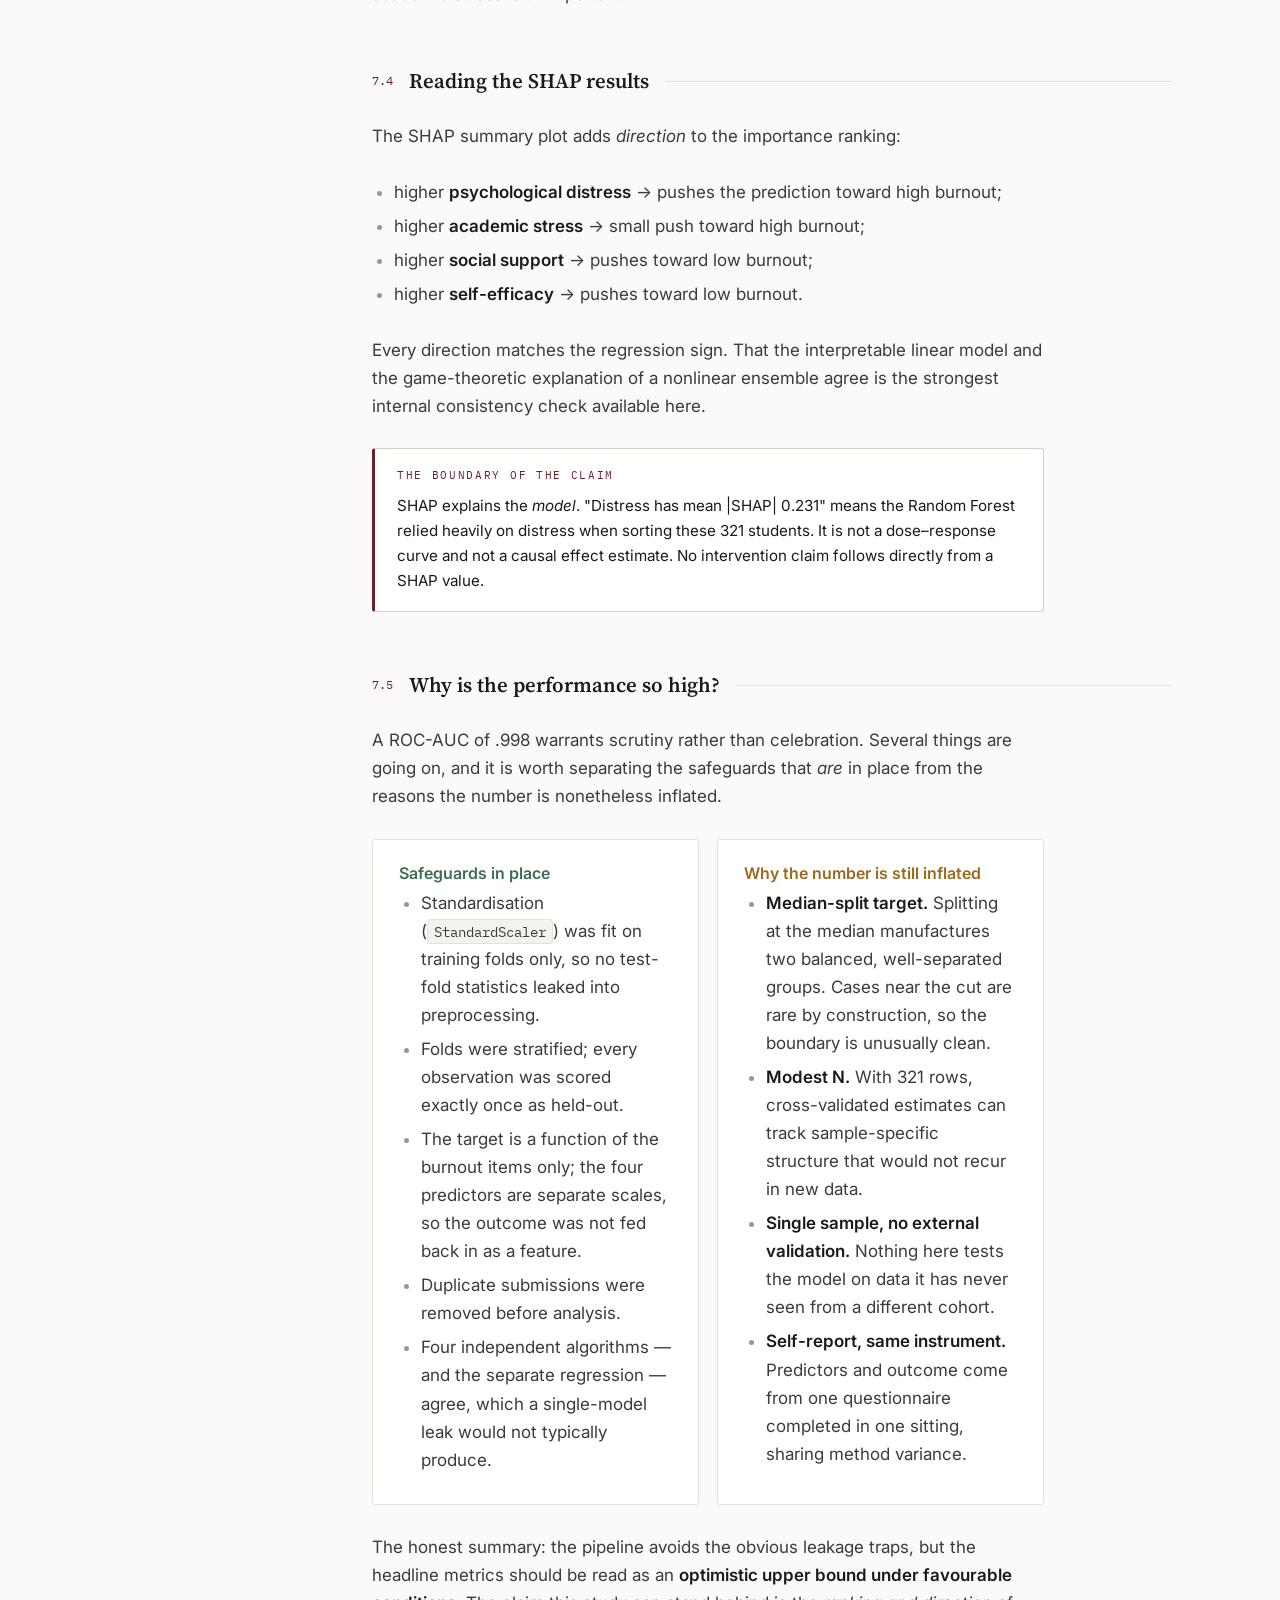
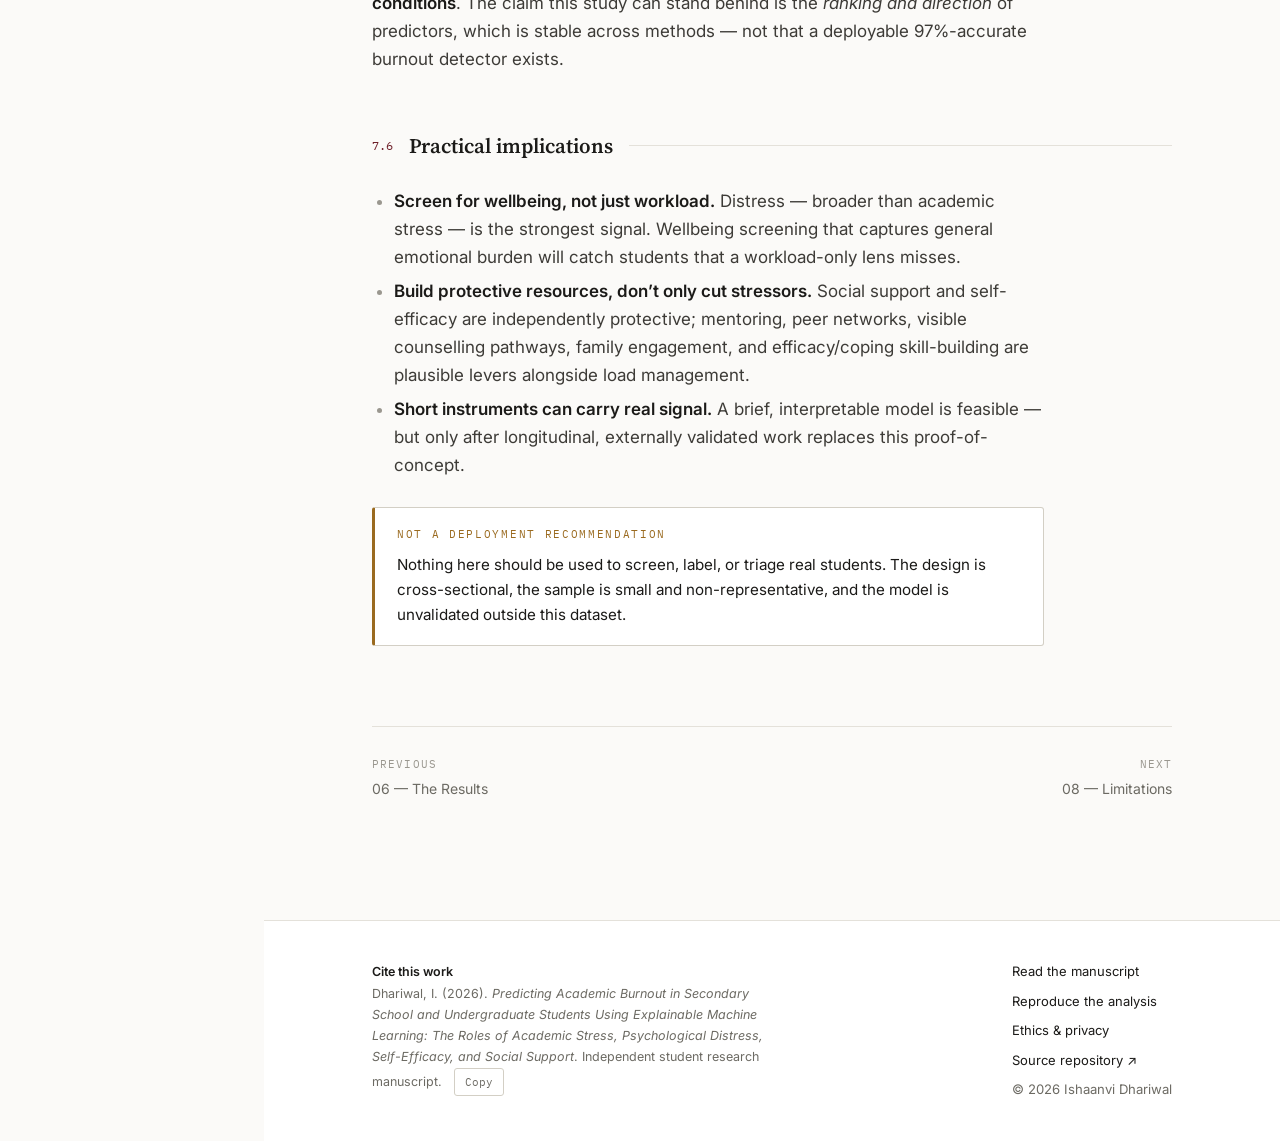
<file: interpretation.html>
<!doctype html>
<html lang="en">
<head>
<meta charset="utf-8">
<meta name="viewport" content="width=device-width, initial-scale=1">
<title>Interpretation — Academic Burnout ML</title>
<meta name="description" content="What the findings mean: the primacy of psychological distress, social support and self-efficacy as protective factors, why academic stress attenuates, what SHAP does and does not show, and why cross-validated performance is so high.">
<link rel="preconnect" href="https://fonts.googleapis.com">
<link rel="preconnect" href="https://fonts.gstatic.com" crossorigin>
<link href="https://fonts.googleapis.com/css2?family=IBM+Plex+Mono:wght@400;500&family=Inter:wght@400;500;600&family=Source+Serif+4:opsz,wght@8..60,400;8..60,600;8..60,700&display=swap" rel="stylesheet">
<link rel="stylesheet" href="assets/style.css">
<link rel="icon" href="data:image/svg+xml,%3Csvg xmlns='http://www.w3.org/2000/svg' viewBox='0 0 100 100'%3E%3Ctext y='.9em' font-size='90'%3E%F0%9F%A7%A0%3C/text%3E%3C/svg%3E">
</head>
<body>
<a class="skip" href="#main">Skip to content</a>

<div class="topbar">
  <span class="title">Academic Burnout ML</span>
  <button class="hamburger" data-nav-open aria-label="Open navigation" aria-expanded="false"><span></span></button>
</div>
<div class="scrim"></div>

<div class="layout">
  <aside class="sidebar">
    <div class="brand">
      <a href="index.html">
        <span class="mark">Independent Research</span>
        <span class="title">Academic Burnout ML</span>
        <span class="sub">Explainable prediction of student burnout</span>
      </a>
    </div>
    <nav class="nav" aria-label="Sections">
      <ol>
        <li><a href="index.html"><span class="n">00</span><span>Home</span></a></li>
        <li><a href="question.html"><span class="n">01</span><span>The Question</span></a></li>
        <li><a href="study.html"><span class="n">02</span><span>The Study</span></a></li>
        <li><a href="data.html"><span class="n">03</span><span>The Data</span></a></li>
        <li><a href="methods.html"><span class="n">04</span><span>The Method</span></a></li>
        <li><a href="experiments.html"><span class="n">05</span><span>The Experiments</span></a></li>
        <li><a href="results.html"><span class="n">06</span><span>The Results</span></a></li>
        <li><a href="interpretation.html"><span class="n">07</span><span>Interpretation</span></a></li>
        <li><a href="limitations.html"><span class="n">08</span><span>Limitations</span></a></li>
        <li><a href="notebook.html"><span class="n">09</span><span>Lab Notebook</span></a></li>
        <li><a href="paper.html"><span class="n">10</span><span>The Paper</span></a></li>
        <li><a href="reproducibility.html"><span class="n">—</span><span>Reproduce</span></a></li>
      </ol>
    </nav>
    <div class="sidebar-foot">
      <button class="theme-toggle" data-theme-toggle>Dark mode</button>
      <a href="https://github.com/ishaanvidhariwal/academic-burnout-ml">Source repository &#8599;</a>
      <span>Manuscript &middot; June 2026 &middot; not peer reviewed</span>
    </div>
  </aside>

  <div class="main">
    <main class="wrap page" id="main">

      <header class="page-head">
        <span class="eyebrow">07 &nbsp;&mdash;&nbsp; Interpretation</span>
        <h1>What the findings mean &mdash; and what they don&rsquo;t</h1>
        <p class="lede">Two analyses, run on different principles, tell one story. That
        convergence is the finding. The size of the numbers is not.</p>
      </header>

      <div class="divider-num"><span class="dn">7.1</span><span class="dl">The primacy of psychological distress</span></div>
      <div class="prose stack-md">
        <p>Psychological distress was the strongest predictor of burnout in both the regression
        (B&nbsp;=&nbsp;0.356, p&nbsp;&lt;&nbsp;.001) and the SHAP analysis (mean&nbsp;|SHAP|&nbsp;=&nbsp;0.231
        &mdash; over four times the contribution of academic stress). This fits the classic account
        of burnout as <em>progressive emotional resource depletion</em>: students who struggle to
        regulate emotion and cope under sustained pressure exhaust the reserves that academic
        engagement draws on faster than those facing domain-specific academic stress alone.</p>
        <p>It also aligns with the moderated-mediation model in which academic anxiety carries
        much of stress&rsquo;s effect on burnout. Distress &mdash; which spans anxiety plus
        broader emotional strain &mdash; looks like the more proximal, more complete predictor.
        Practically: monitoring only academic workload will miss students whose burnout is driven
        by distress originating outside the classroom.</p>
      </div>

      <div class="divider-num"><span class="dn">7.2</span><span class="dl">Support and efficacy as protective factors</span></div>
      <div class="prose stack-md">
        <p><strong>Social support</strong> had the second-largest SHAP contribution (0.163) and
        an independent regression effect (B&nbsp;=&nbsp;&minus;0.314, p&nbsp;&lt;&nbsp;.001).
        For students in a high-pressure examination culture, believing that family support is
        available and knowing where to seek help appears to buffer the depletion process.</p>
        <p><strong>Self-efficacy</strong> was likewise independently protective
        (B&nbsp;=&nbsp;&minus;0.308, p&nbsp;&lt;&nbsp;.001; mean&nbsp;|SHAP|&nbsp;=&nbsp;0.110),
        replicating prior work in which stronger academic self-efficacy attenuates burnout under
        stress. Higher efficacy likely reframes demands as manageable challenges rather than
        threats, lowering the emotional strain that, sustained, becomes exhaustion and cynicism.</p>
        <p>Together this supports a <strong>risk-and-resilience</strong> picture: burnout risk
        depends not just on stressors present but on protective resources available.</p>
      </div>

      <div class="divider-num"><span class="dn">7.3</span><span class="dl">Why academic stress attenuates</span></div>
      <div class="prose stack-md">
        <p>Academic stress correlates with burnout on its own (r&nbsp;=&nbsp;.441, p&nbsp;&lt;&nbsp;.001)
        but is <em>not</em> a unique predictor once distress is in the model
        (B&nbsp;=&nbsp;&minus;0.096, p&nbsp;=&nbsp;.107), and it has the smallest SHAP value
        (0.056). The most parsimonious reading is the <strong>r&nbsp;=&nbsp;.683 overlap</strong>
        between stress and distress: entered together, distress absorbs the burnout-relevant
        variance that stress carried alone. Consistent with a mediation account, stress may act
        on burnout largely <em>through</em> distress rather than beside it. This is a statement
        about these four variables in one model &mdash; not evidence that academic stress is
        unimportant.</p>
      </div>

      <div class="divider-num" id="shap"><span class="dn">7.4</span><span class="dl">Reading the SHAP results</span></div>
      <div class="prose stack-md">
        <p>The SHAP summary plot adds <em>direction</em> to the importance ranking:</p>
        <ul>
          <li>higher <strong>psychological distress</strong> &rarr; pushes the prediction toward
          high burnout;</li>
          <li>higher <strong>academic stress</strong> &rarr; small push toward high burnout;</li>
          <li>higher <strong>social support</strong> &rarr; pushes toward low burnout;</li>
          <li>higher <strong>self-efficacy</strong> &rarr; pushes toward low burnout.</li>
        </ul>
        <p>Every direction matches the regression sign. That the interpretable linear model and
        the game-theoretic explanation of a nonlinear ensemble agree is the strongest internal
        consistency check available here.</p>
        <div class="callout">
          <span class="tag">The boundary of the claim</span>
          SHAP explains the <em>model</em>. "Distress has mean&nbsp;|SHAP|&nbsp;0.231" means the
          Random Forest relied heavily on distress when sorting these 321 students. It is not a
          dose&ndash;response curve and not a causal effect estimate. No intervention claim
          follows directly from a SHAP value.
        </div>
      </div>

      <div class="divider-num" id="leakage"><span class="dn">7.5</span><span class="dl">Why is the performance so high?</span></div>
      <div class="prose stack-md">
        <p>A ROC-AUC of .998 warrants scrutiny rather than celebration. Several things are going
        on, and it is worth separating the safeguards that <em>are</em> in place from the reasons
        the number is nonetheless inflated.</p>

        <div class="grid-2">
          <div class="card">
            <h4 style="color:var(--good)">Safeguards in place</h4>
            <ul>
              <li>Standardisation (<code>StandardScaler</code>) was fit on training folds only,
              so no test-fold statistics leaked into preprocessing.</li>
              <li>Folds were stratified; every observation was scored exactly once as held-out.</li>
              <li>The target is a function of the burnout items only; the four predictors are
              separate scales, so the outcome was not fed back in as a feature.</li>
              <li>Duplicate submissions were removed before analysis.</li>
              <li>Four independent algorithms &mdash; and the separate regression &mdash; agree,
              which a single-model leak would not typically produce.</li>
            </ul>
          </div>
          <div class="card">
            <h4 style="color:var(--warn)">Why the number is still inflated</h4>
            <ul>
              <li><strong>Median-split target.</strong> Splitting at the median manufactures two
              balanced, well-separated groups. Cases near the cut are rare by construction, so the
              boundary is unusually clean.</li>
              <li><strong>Modest N.</strong> With 321 rows, cross-validated estimates can track
              sample-specific structure that would not recur in new data.</li>
              <li><strong>Single sample, no external validation.</strong> Nothing here tests the
              model on data it has never seen from a different cohort.</li>
              <li><strong>Self-report, same instrument.</strong> Predictors and outcome come from
              one questionnaire completed in one sitting, sharing method variance.</li>
            </ul>
          </div>
        </div>

        <p>The honest summary: the pipeline avoids the obvious leakage traps, but the headline
        metrics should be read as an <strong>optimistic upper bound under favourable conditions</strong>.
        The claim this study can stand behind is the <em>ranking and direction</em> of predictors,
        which is stable across methods &mdash; not that a deployable 97%-accurate burnout detector
        exists.</p>
      </div>

      <div class="divider-num"><span class="dn">7.6</span><span class="dl">Practical implications</span></div>
      <div class="prose stack-md">
        <ul>
          <li><strong>Screen for wellbeing, not just workload.</strong> Distress &mdash; broader
          than academic stress &mdash; is the strongest signal. Wellbeing screening that captures
          general emotional burden will catch students that a workload-only lens misses.</li>
          <li><strong>Build protective resources, don&rsquo;t only cut stressors.</strong> Social
          support and self-efficacy are independently protective; mentoring, peer networks,
          visible counselling pathways, family engagement, and efficacy/coping skill-building are
          plausible levers alongside load management.</li>
          <li><strong>Short instruments can carry real signal.</strong> A brief, interpretable
          model is feasible &mdash; but only after longitudinal, externally validated work
          replaces this proof-of-concept.</li>
        </ul>
        <div class="callout warn">
          <span class="tag">Not a deployment recommendation</span>
          Nothing here should be used to screen, label, or triage real students. The design is
          cross-sectional, the sample is small and non-representative, and the model is
          unvalidated outside this dataset.
        </div>
      </div>

      <nav class="pager">
        <a href="results.html"><span class="dir">Previous</span>06 &mdash; The Results</a>
        <a class="next" href="limitations.html"><span class="dir">Next</span>08 &mdash; Limitations</a>
      </nav>

    </main>

    <footer class="page-foot">
      <div class="wrap">
        <div class="cite" id="cite">
          <strong>Cite this work</strong><br>
          Dhariwal, I. (2026). <em>Predicting Academic Burnout in Secondary School and
          Undergraduate Students Using Explainable Machine Learning: The Roles of Academic
          Stress, Psychological Distress, Self-Efficacy, and Social Support</em>. Independent
          student research manuscript.
          <button class="copy-btn" data-copy="#cite">Copy</button>
        </div>
        <div class="flinks">
          <a href="paper.html">Read the manuscript</a>
          <a href="reproducibility.html">Reproduce the analysis</a>
          <a href="study.html#ethics">Ethics &amp; privacy</a>
          <a href="https://github.com/ishaanvidhariwal/academic-burnout-ml">Source repository &#8599;</a>
          <span class="muted small">&copy; <span data-year>2026</span> Ishaanvi Dhariwal</span>
        </div>
      </div>
    </footer>
  </div>
</div>

<script src="assets/app.js"></script>
</body>
</html>
</file>
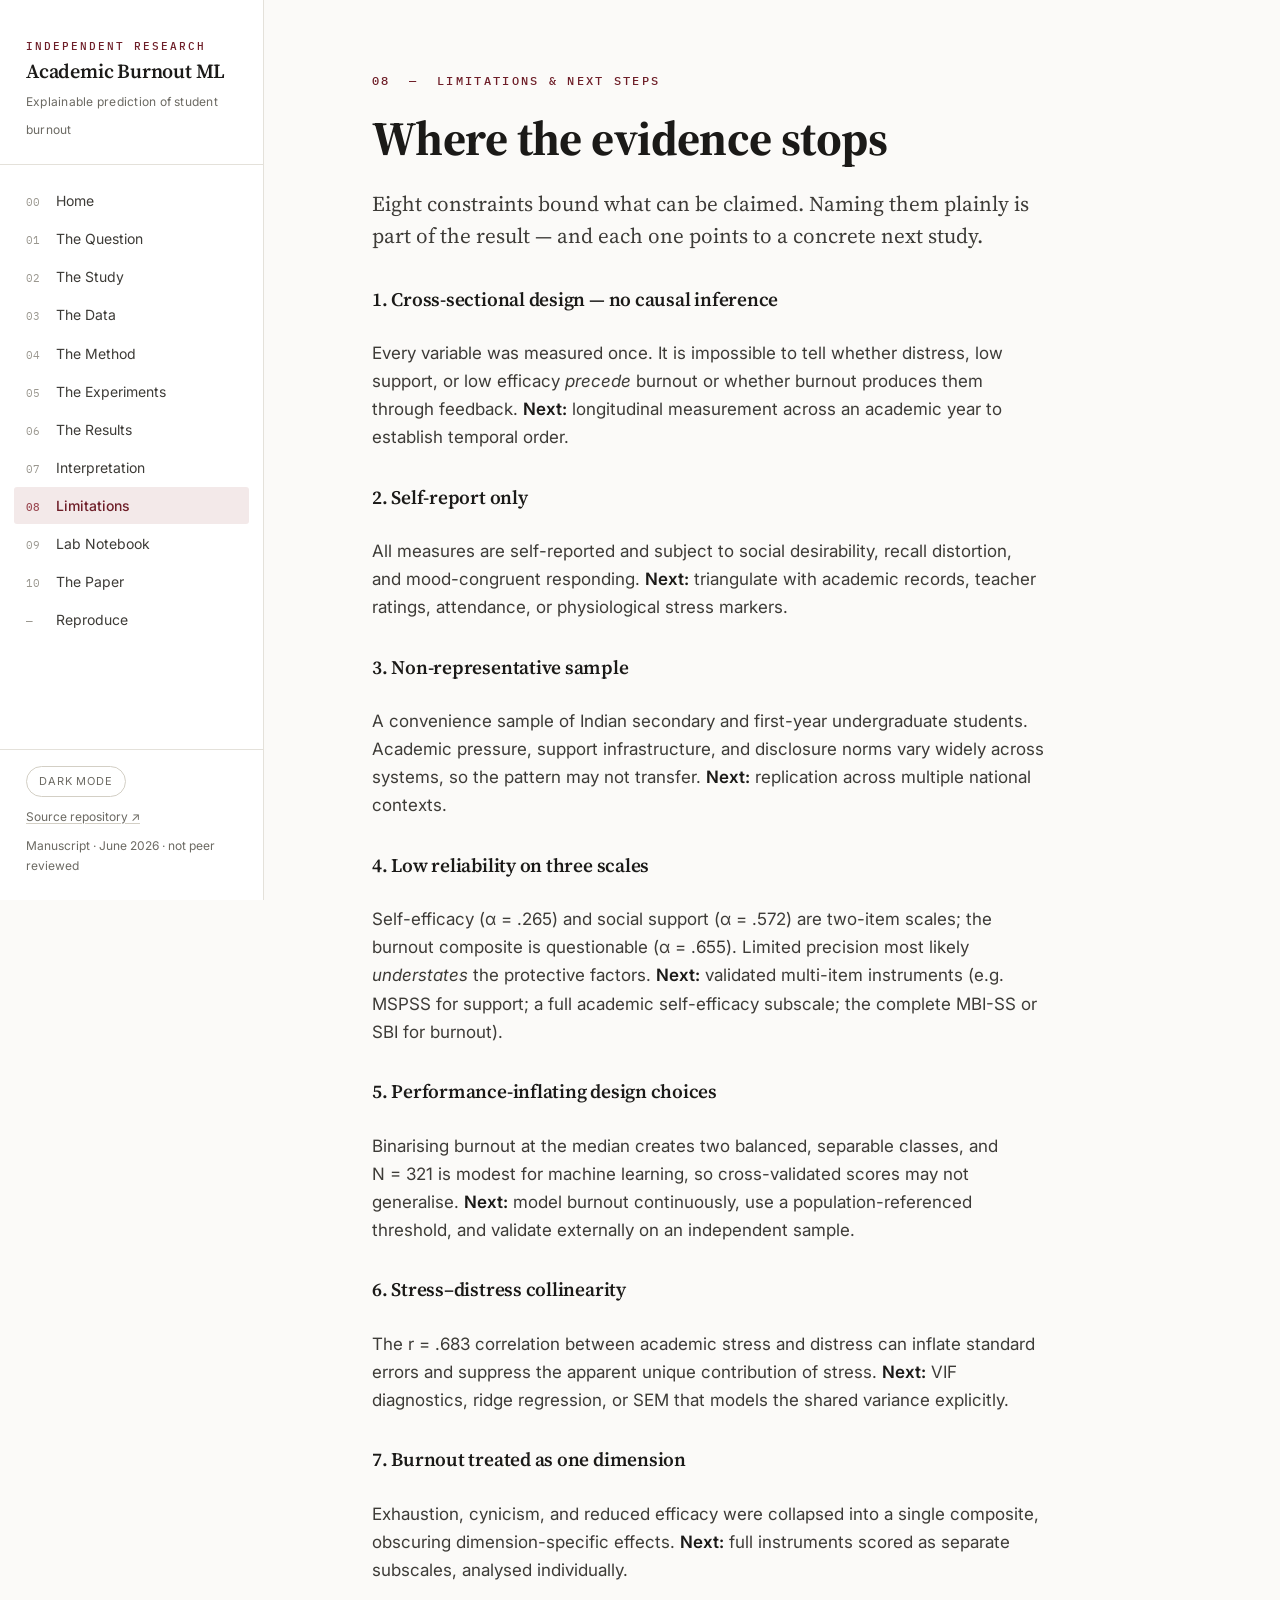
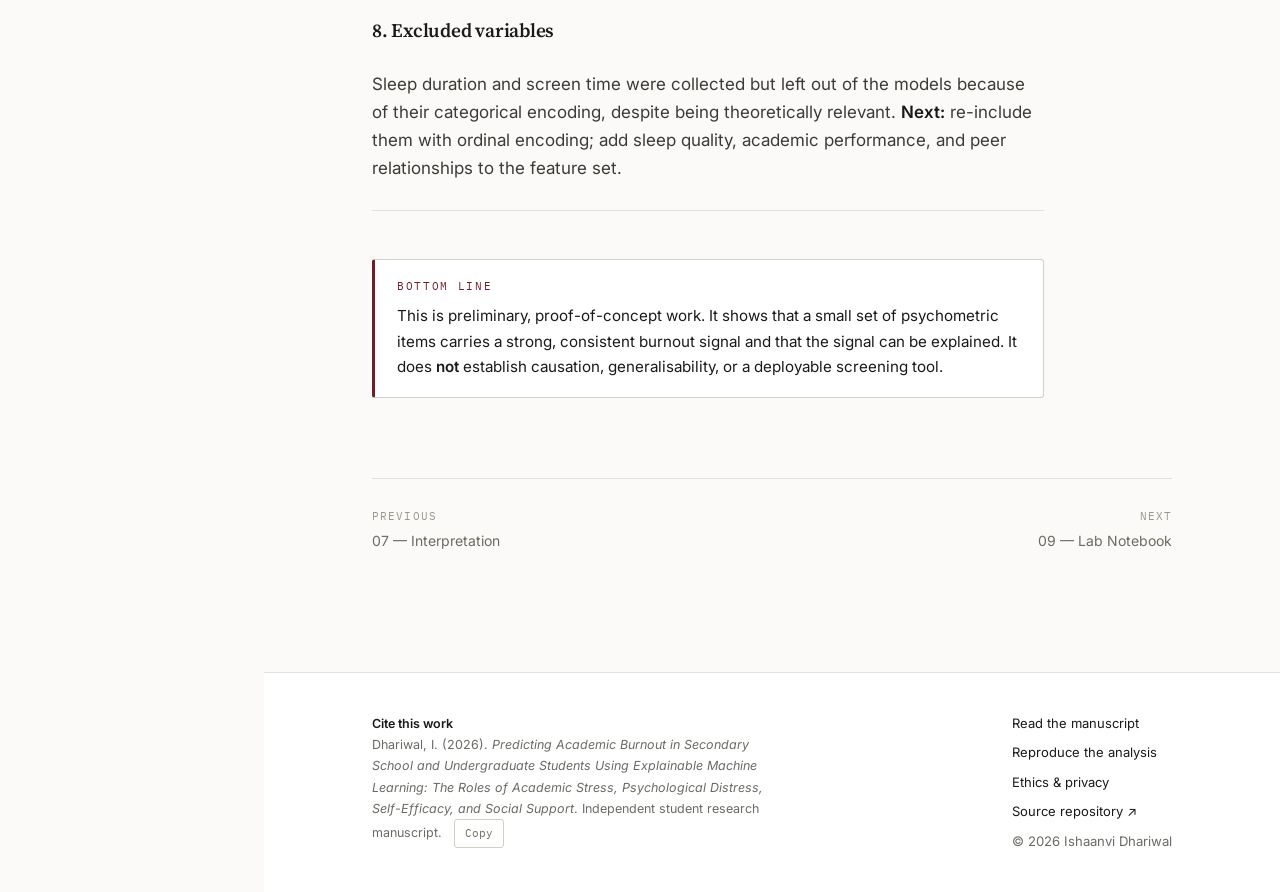
<file: limitations.html>
<!doctype html>
<html lang="en">
<head>
<meta charset="utf-8">
<meta name="viewport" content="width=device-width, initial-scale=1">
<title>Limitations &amp; Next Steps — Academic Burnout ML</title>
<meta name="description" content="Where the evidence stops: cross-sectional design, self-report, non-representative sample, low scale reliability, performance-inflating design choices, collinearity, and excluded variables — plus the next steps that would address them.">
<link rel="preconnect" href="https://fonts.googleapis.com">
<link rel="preconnect" href="https://fonts.gstatic.com" crossorigin>
<link href="https://fonts.googleapis.com/css2?family=IBM+Plex+Mono:wght@400;500&family=Inter:wght@400;500;600&family=Source+Serif+4:opsz,wght@8..60,400;8..60,600;8..60,700&display=swap" rel="stylesheet">
<link rel="stylesheet" href="assets/style.css">
<link rel="icon" href="data:image/svg+xml,%3Csvg xmlns='http://www.w3.org/2000/svg' viewBox='0 0 100 100'%3E%3Ctext y='.9em' font-size='90'%3E%F0%9F%A7%A0%3C/text%3E%3C/svg%3E">
</head>
<body>
<a class="skip" href="#main">Skip to content</a>

<div class="topbar">
  <span class="title">Academic Burnout ML</span>
  <button class="hamburger" data-nav-open aria-label="Open navigation" aria-expanded="false"><span></span></button>
</div>
<div class="scrim"></div>

<div class="layout">
  <aside class="sidebar">
    <div class="brand">
      <a href="index.html">
        <span class="mark">Independent Research</span>
        <span class="title">Academic Burnout ML</span>
        <span class="sub">Explainable prediction of student burnout</span>
      </a>
    </div>
    <nav class="nav" aria-label="Sections">
      <ol>
        <li><a href="index.html"><span class="n">00</span><span>Home</span></a></li>
        <li><a href="question.html"><span class="n">01</span><span>The Question</span></a></li>
        <li><a href="study.html"><span class="n">02</span><span>The Study</span></a></li>
        <li><a href="data.html"><span class="n">03</span><span>The Data</span></a></li>
        <li><a href="methods.html"><span class="n">04</span><span>The Method</span></a></li>
        <li><a href="experiments.html"><span class="n">05</span><span>The Experiments</span></a></li>
        <li><a href="results.html"><span class="n">06</span><span>The Results</span></a></li>
        <li><a href="interpretation.html"><span class="n">07</span><span>Interpretation</span></a></li>
        <li><a href="limitations.html"><span class="n">08</span><span>Limitations</span></a></li>
        <li><a href="notebook.html"><span class="n">09</span><span>Lab Notebook</span></a></li>
        <li><a href="paper.html"><span class="n">10</span><span>The Paper</span></a></li>
        <li><a href="reproducibility.html"><span class="n">—</span><span>Reproduce</span></a></li>
      </ol>
    </nav>
    <div class="sidebar-foot">
      <button class="theme-toggle" data-theme-toggle>Dark mode</button>
      <a href="https://github.com/ishaanvidhariwal/academic-burnout-ml">Source repository &#8599;</a>
      <span>Manuscript &middot; June 2026 &middot; not peer reviewed</span>
    </div>
  </aside>

  <div class="main">
    <main class="wrap page" id="main">

      <header class="page-head">
        <span class="eyebrow">08 &nbsp;&mdash;&nbsp; Limitations &amp; Next Steps</span>
        <h1>Where the evidence stops</h1>
        <p class="lede">Eight constraints bound what can be claimed. Naming them plainly is part
        of the result &mdash; and each one points to a concrete next study.</p>
      </header>

      <div class="prose stack-md">

        <h3>1. Cross-sectional design &mdash; no causal inference</h3>
        <p>Every variable was measured once. It is impossible to tell whether distress, low
        support, or low efficacy <em>precede</em> burnout or whether burnout produces them
        through feedback. <strong>Next:</strong> longitudinal measurement across an academic year
        to establish temporal order.</p>

        <h3>2. Self-report only</h3>
        <p>All measures are self-reported and subject to social desirability, recall distortion,
        and mood-congruent responding. <strong>Next:</strong> triangulate with academic records,
        teacher ratings, attendance, or physiological stress markers.</p>

        <h3>3. Non-representative sample</h3>
        <p>A convenience sample of Indian secondary and first-year undergraduate students.
        Academic pressure, support infrastructure, and disclosure norms vary widely across
        systems, so the pattern may not transfer. <strong>Next:</strong> replication across
        multiple national contexts.</p>

        <h3>4. Low reliability on three scales</h3>
        <p>Self-efficacy (&alpha;&nbsp;=&nbsp;.265) and social support (&alpha;&nbsp;=&nbsp;.572)
        are two-item scales; the burnout composite is questionable (&alpha;&nbsp;=&nbsp;.655).
        Limited precision most likely <em>understates</em> the protective factors.
        <strong>Next:</strong> validated multi-item instruments (e.g. MSPSS for support; a full
        academic self-efficacy subscale; the complete MBI-SS or SBI for burnout).</p>

        <h3>5. Performance-inflating design choices</h3>
        <p>Binarising burnout at the median creates two balanced, separable classes, and
        N&nbsp;=&nbsp;321 is modest for machine learning, so cross-validated scores may not
        generalise. <strong>Next:</strong> model burnout continuously, use a
        population-referenced threshold, and validate externally on an independent sample.</p>

        <h3>6. Stress&ndash;distress collinearity</h3>
        <p>The r&nbsp;=&nbsp;.683 correlation between academic stress and distress can inflate
        standard errors and suppress the apparent unique contribution of stress.
        <strong>Next:</strong> VIF diagnostics, ridge regression, or SEM that models the shared
        variance explicitly.</p>

        <h3>7. Burnout treated as one dimension</h3>
        <p>Exhaustion, cynicism, and reduced efficacy were collapsed into a single composite,
        obscuring dimension-specific effects. <strong>Next:</strong> full instruments scored as
        separate subscales, analysed individually.</p>

        <h3>8. Excluded variables</h3>
        <p>Sleep duration and screen time were collected but left out of the models because of
        their categorical encoding, despite being theoretically relevant. <strong>Next:</strong>
        re-include them with ordinal encoding; add sleep quality, academic performance, and peer
        relationships to the feature set.</p>

        <hr>

        <div class="callout">
          <span class="tag">Bottom line</span>
          This is preliminary, proof-of-concept work. It shows that a small set of psychometric
          items carries a strong, consistent burnout signal and that the signal can be explained.
          It does <strong>not</strong> establish causation, generalisability, or a deployable
          screening tool.
        </div>
      </div>

      <nav class="pager">
        <a href="interpretation.html"><span class="dir">Previous</span>07 &mdash; Interpretation</a>
        <a class="next" href="notebook.html"><span class="dir">Next</span>09 &mdash; Lab Notebook</a>
      </nav>

    </main>

    <footer class="page-foot">
      <div class="wrap">
        <div class="cite" id="cite">
          <strong>Cite this work</strong><br>
          Dhariwal, I. (2026). <em>Predicting Academic Burnout in Secondary School and
          Undergraduate Students Using Explainable Machine Learning: The Roles of Academic
          Stress, Psychological Distress, Self-Efficacy, and Social Support</em>. Independent
          student research manuscript.
          <button class="copy-btn" data-copy="#cite">Copy</button>
        </div>
        <div class="flinks">
          <a href="paper.html">Read the manuscript</a>
          <a href="reproducibility.html">Reproduce the analysis</a>
          <a href="study.html#ethics">Ethics &amp; privacy</a>
          <a href="https://github.com/ishaanvidhariwal/academic-burnout-ml">Source repository &#8599;</a>
          <span class="muted small">&copy; <span data-year>2026</span> Ishaanvi Dhariwal</span>
        </div>
      </div>
    </footer>
  </div>
</div>

<script src="assets/app.js"></script>
</body>
</html>
</file>
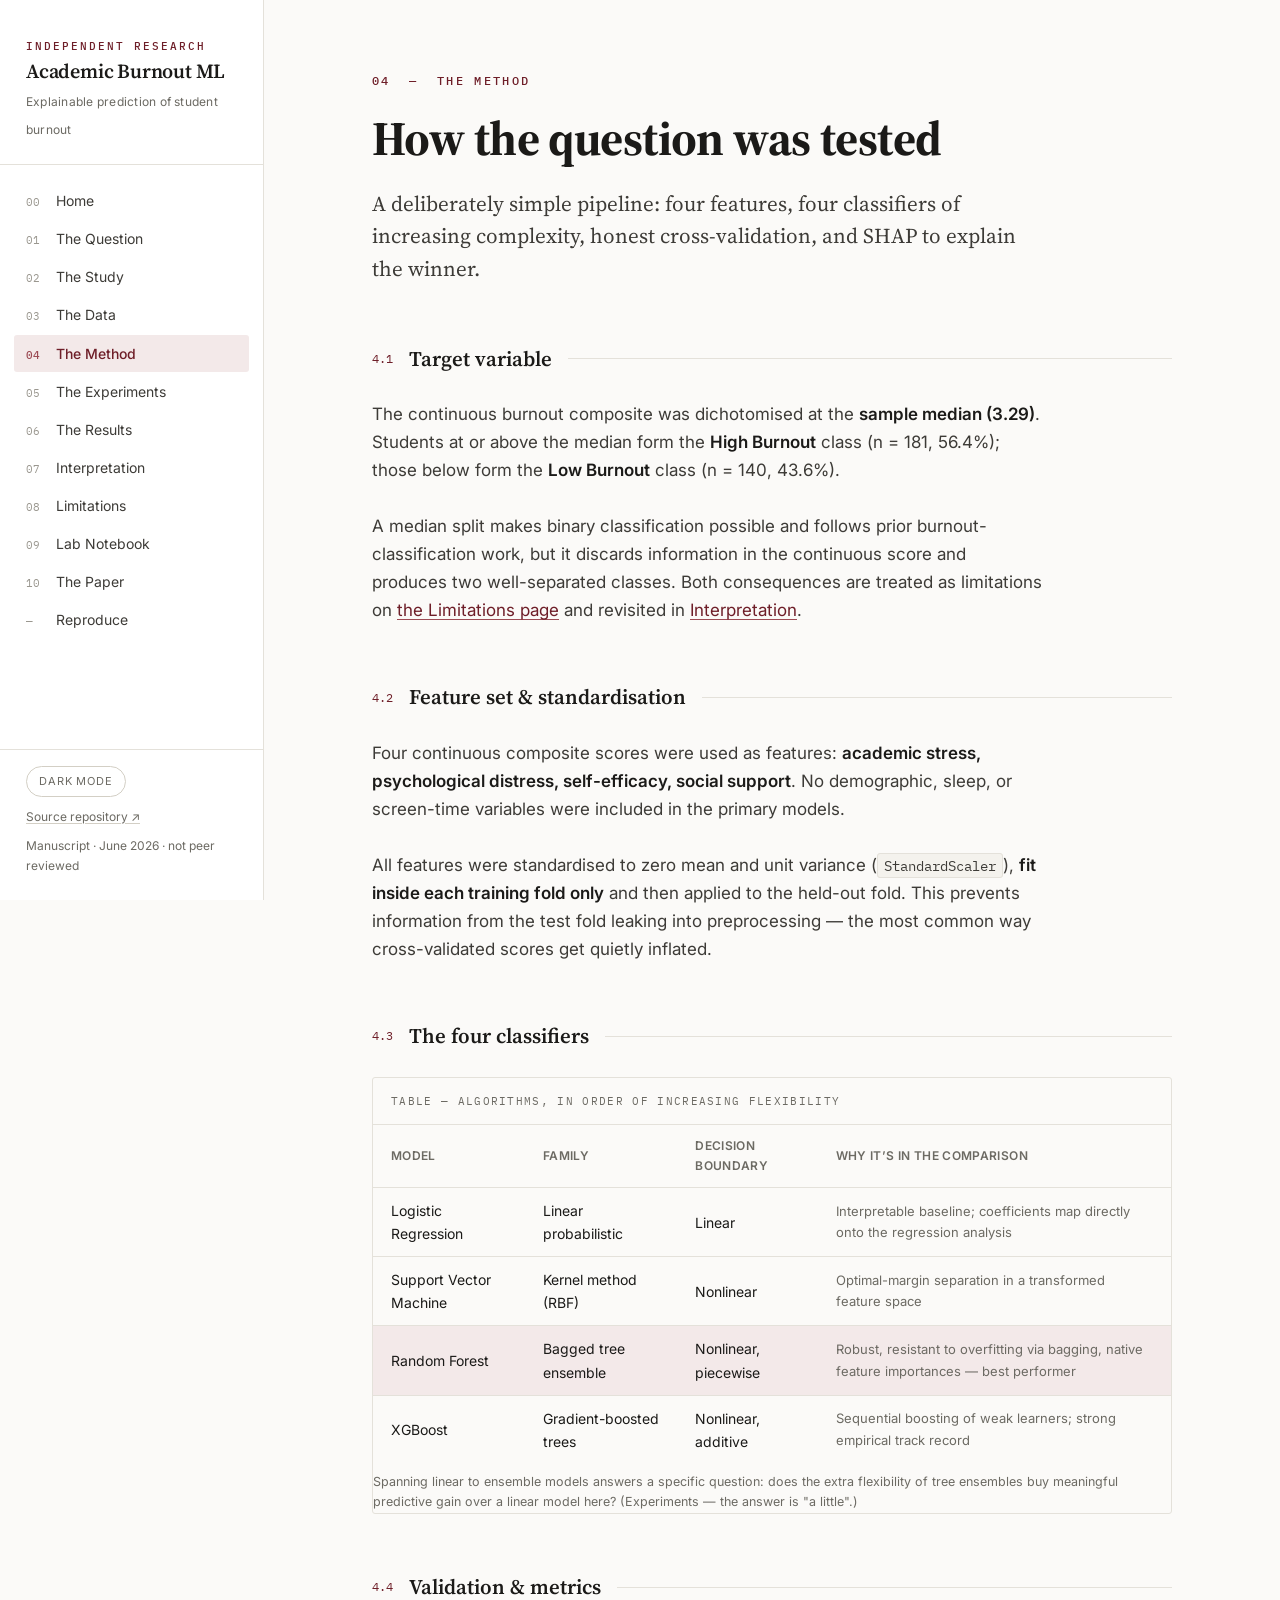
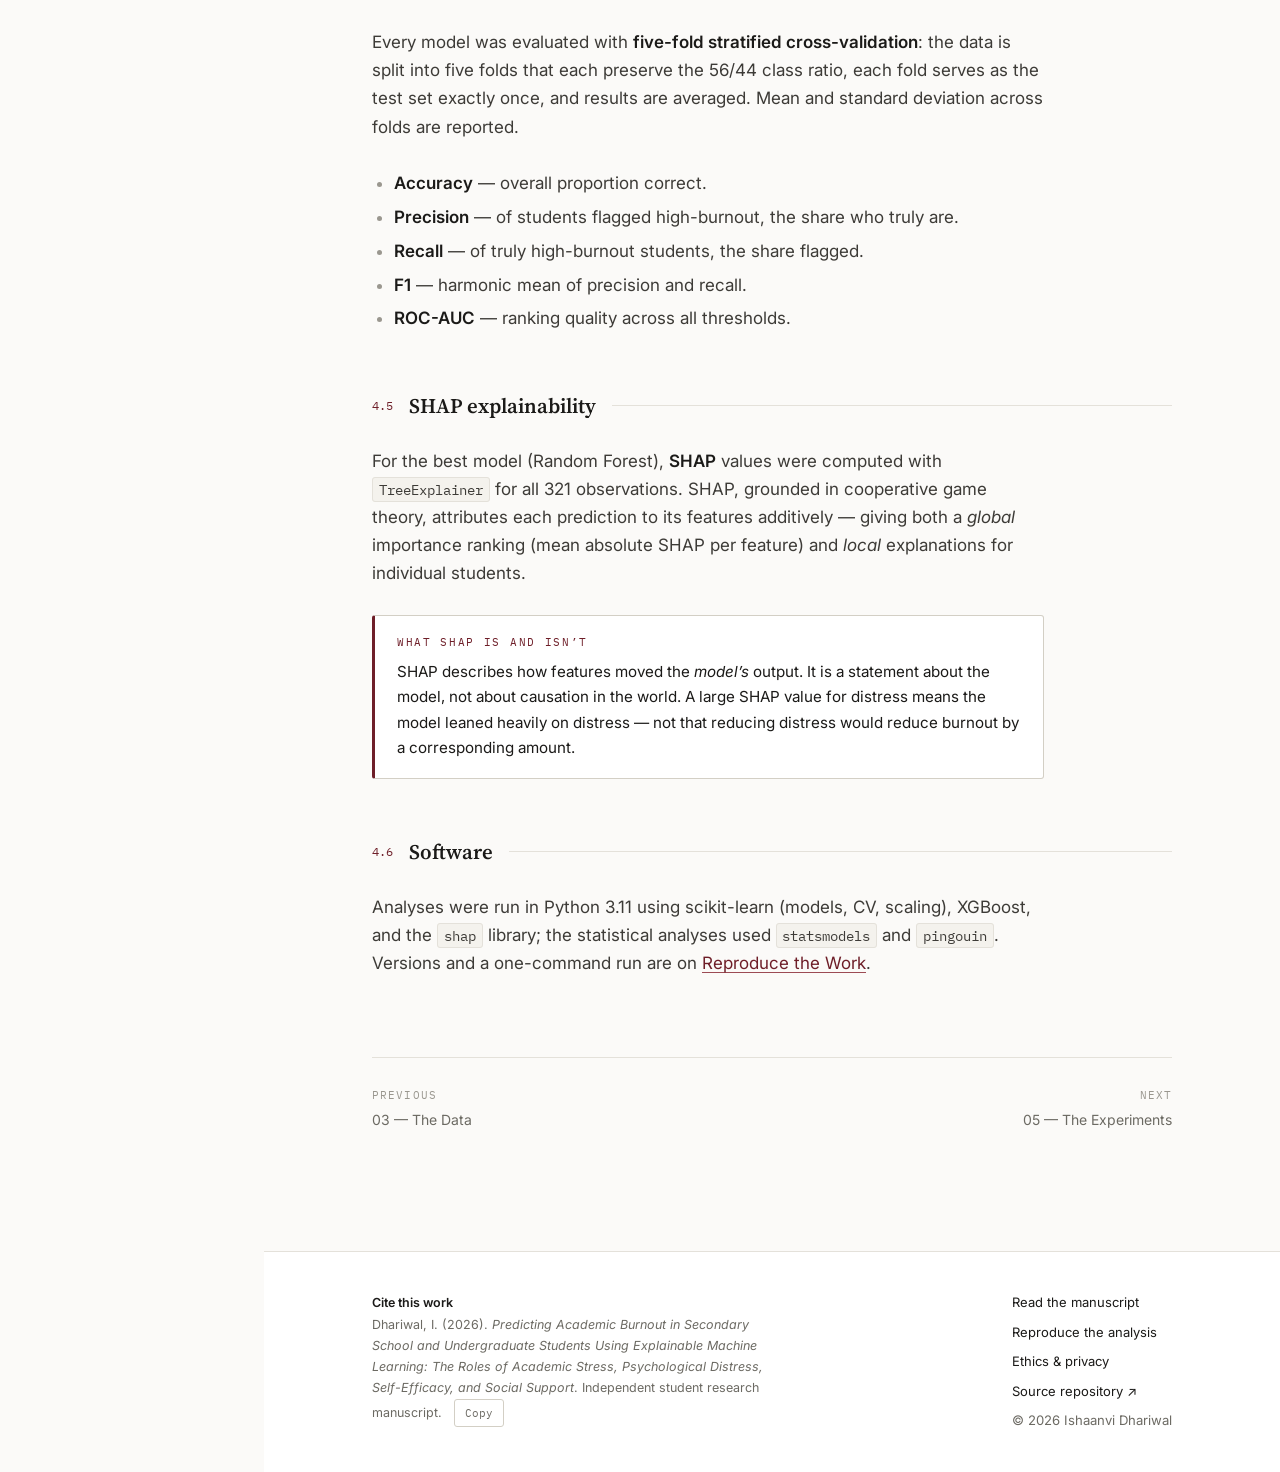
<file: methods.html>
<!doctype html>
<html lang="en">
<head>
<meta charset="utf-8">
<meta name="viewport" content="width=device-width, initial-scale=1">
<title>The Method — Academic Burnout ML</title>
<meta name="description" content="The machine learning pipeline: target construction, feature set and standardisation, four classifiers, five-fold stratified cross-validation, and SHAP explainability.">
<link rel="preconnect" href="https://fonts.googleapis.com">
<link rel="preconnect" href="https://fonts.gstatic.com" crossorigin>
<link href="https://fonts.googleapis.com/css2?family=IBM+Plex+Mono:wght@400;500&family=Inter:wght@400;500;600&family=Source+Serif+4:opsz,wght@8..60,400;8..60,600;8..60,700&display=swap" rel="stylesheet">
<link rel="stylesheet" href="assets/style.css">
<link rel="icon" href="data:image/svg+xml,%3Csvg xmlns='http://www.w3.org/2000/svg' viewBox='0 0 100 100'%3E%3Ctext y='.9em' font-size='90'%3E%F0%9F%A7%A0%3C/text%3E%3C/svg%3E">
</head>
<body>
<a class="skip" href="#main">Skip to content</a>

<div class="topbar">
  <span class="title">Academic Burnout ML</span>
  <button class="hamburger" data-nav-open aria-label="Open navigation" aria-expanded="false"><span></span></button>
</div>
<div class="scrim"></div>

<div class="layout">
  <aside class="sidebar">
    <div class="brand">
      <a href="index.html">
        <span class="mark">Independent Research</span>
        <span class="title">Academic Burnout ML</span>
        <span class="sub">Explainable prediction of student burnout</span>
      </a>
    </div>
    <nav class="nav" aria-label="Sections">
      <ol>
        <li><a href="index.html"><span class="n">00</span><span>Home</span></a></li>
        <li><a href="question.html"><span class="n">01</span><span>The Question</span></a></li>
        <li><a href="study.html"><span class="n">02</span><span>The Study</span></a></li>
        <li><a href="data.html"><span class="n">03</span><span>The Data</span></a></li>
        <li><a href="methods.html"><span class="n">04</span><span>The Method</span></a></li>
        <li><a href="experiments.html"><span class="n">05</span><span>The Experiments</span></a></li>
        <li><a href="results.html"><span class="n">06</span><span>The Results</span></a></li>
        <li><a href="interpretation.html"><span class="n">07</span><span>Interpretation</span></a></li>
        <li><a href="limitations.html"><span class="n">08</span><span>Limitations</span></a></li>
        <li><a href="notebook.html"><span class="n">09</span><span>Lab Notebook</span></a></li>
        <li><a href="paper.html"><span class="n">10</span><span>The Paper</span></a></li>
        <li><a href="reproducibility.html"><span class="n">—</span><span>Reproduce</span></a></li>
      </ol>
    </nav>
    <div class="sidebar-foot">
      <button class="theme-toggle" data-theme-toggle>Dark mode</button>
      <a href="https://github.com/ishaanvidhariwal/academic-burnout-ml">Source repository &#8599;</a>
      <span>Manuscript &middot; June 2026 &middot; not peer reviewed</span>
    </div>
  </aside>

  <div class="main">
    <main class="wrap page" id="main">

      <header class="page-head">
        <span class="eyebrow">04 &nbsp;&mdash;&nbsp; The Method</span>
        <h1>How the question was tested</h1>
        <p class="lede">A deliberately simple pipeline: four features, four classifiers of
        increasing complexity, honest cross-validation, and SHAP to explain the winner.</p>
      </header>

      <div class="divider-num"><span class="dn">4.1</span><span class="dl">Target variable</span></div>
      <div class="prose stack-md">
        <p>The continuous burnout composite was dichotomised at the <strong>sample median
        (3.29)</strong>. Students at or above the median form the <strong>High Burnout</strong>
        class (n&nbsp;=&nbsp;181, 56.4%); those below form the <strong>Low Burnout</strong> class
        (n&nbsp;=&nbsp;140, 43.6%).</p>
        <p>A median split makes binary classification possible and follows prior burnout-classification
        work, but it discards information in the continuous score and produces two well-separated
        classes. Both consequences are treated as limitations on
        <a href="limitations.html">the Limitations page</a> and revisited in
        <a href="interpretation.html">Interpretation</a>.</p>
      </div>

      <div class="divider-num"><span class="dn">4.2</span><span class="dl">Feature set &amp; standardisation</span></div>
      <div class="prose stack-md">
        <p>Four continuous composite scores were used as features: <strong>academic stress,
        psychological distress, self-efficacy, social support</strong>. No demographic, sleep, or
        screen-time variables were included in the primary models.</p>
        <p>All features were standardised to zero mean and unit variance (<code>StandardScaler</code>),
        <strong>fit inside each training fold only</strong> and then applied to the held-out fold.
        This prevents information from the test fold leaking into preprocessing &mdash; the most
        common way cross-validated scores get quietly inflated.</p>
      </div>

      <div class="divider-num"><span class="dn">4.3</span><span class="dl">The four classifiers</span></div>
      <div class="table-wrap">
        <table class="data">
          <caption>Table &mdash; Algorithms, in order of increasing flexibility</caption>
          <thead>
            <tr><th>Model</th><th>Family</th><th>Decision boundary</th><th>Why it&rsquo;s in the comparison</th></tr>
          </thead>
          <tbody>
            <tr><td>Logistic Regression</td><td>Linear probabilistic</td><td>Linear</td><td class="note-cell">Interpretable baseline; coefficients map directly onto the regression analysis</td></tr>
            <tr><td>Support Vector Machine</td><td>Kernel method (RBF)</td><td>Nonlinear</td><td class="note-cell">Optimal-margin separation in a transformed feature space</td></tr>
            <tr class="hi"><td>Random Forest</td><td>Bagged tree ensemble</td><td>Nonlinear, piecewise</td><td class="note-cell">Robust, resistant to overfitting via bagging, native feature importances &mdash; best performer</td></tr>
            <tr><td>XGBoost</td><td>Gradient-boosted trees</td><td>Nonlinear, additive</td><td class="note-cell">Sequential boosting of weak learners; strong empirical track record</td></tr>
          </tbody>
        </table>
        <p class="tnote">Spanning linear to ensemble models answers a specific question: does the
        extra flexibility of tree ensembles buy meaningful predictive gain over a linear model
        here? (<a href="experiments.html">Experiments</a> &mdash; the answer is "a little".)</p>
      </div>

      <div class="divider-num"><span class="dn">4.4</span><span class="dl">Validation &amp; metrics</span></div>
      <div class="prose stack-md">
        <p>Every model was evaluated with <strong>five-fold stratified cross-validation</strong>:
        the data is split into five folds that each preserve the 56/44 class ratio, each fold
        serves as the test set exactly once, and results are averaged. Mean and standard
        deviation across folds are reported.</p>
        <ul>
          <li><strong>Accuracy</strong> &mdash; overall proportion correct.</li>
          <li><strong>Precision</strong> &mdash; of students flagged high-burnout, the share who
          truly are.</li>
          <li><strong>Recall</strong> &mdash; of truly high-burnout students, the share flagged.</li>
          <li><strong>F1</strong> &mdash; harmonic mean of precision and recall.</li>
          <li><strong>ROC-AUC</strong> &mdash; ranking quality across all thresholds.</li>
        </ul>
      </div>

      <div class="divider-num"><span class="dn">4.5</span><span class="dl">SHAP explainability</span></div>
      <div class="prose stack-md">
        <p>For the best model (Random Forest), <strong>SHAP</strong> values were computed with
        <code>TreeExplainer</code> for all 321 observations. SHAP, grounded in cooperative game
        theory, attributes each prediction to its features additively &mdash; giving both a
        <em>global</em> importance ranking (mean absolute SHAP per feature) and <em>local</em>
        explanations for individual students.</p>
        <div class="callout">
          <span class="tag">What SHAP is and isn&rsquo;t</span>
          SHAP describes how features moved the <em>model&rsquo;s</em> output. It is a statement
          about the model, not about causation in the world. A large SHAP value for distress
          means the model leaned heavily on distress &mdash; not that reducing distress would
          reduce burnout by a corresponding amount.
        </div>
      </div>

      <div class="divider-num"><span class="dn">4.6</span><span class="dl">Software</span></div>
      <div class="prose">
        <p>Analyses were run in Python&nbsp;3.11 using scikit-learn (models, CV, scaling),
        XGBoost, and the <code>shap</code> library; the statistical analyses used
        <code>statsmodels</code> and <code>pingouin</code>. Versions and a one-command run are on
        <a href="reproducibility.html">Reproduce the Work</a>.</p>
      </div>

      <nav class="pager">
        <a href="data.html"><span class="dir">Previous</span>03 &mdash; The Data</a>
        <a class="next" href="experiments.html"><span class="dir">Next</span>05 &mdash; The Experiments</a>
      </nav>

    </main>

    <footer class="page-foot">
      <div class="wrap">
        <div class="cite" id="cite">
          <strong>Cite this work</strong><br>
          Dhariwal, I. (2026). <em>Predicting Academic Burnout in Secondary School and
          Undergraduate Students Using Explainable Machine Learning: The Roles of Academic
          Stress, Psychological Distress, Self-Efficacy, and Social Support</em>. Independent
          student research manuscript.
          <button class="copy-btn" data-copy="#cite">Copy</button>
        </div>
        <div class="flinks">
          <a href="paper.html">Read the manuscript</a>
          <a href="reproducibility.html">Reproduce the analysis</a>
          <a href="study.html#ethics">Ethics &amp; privacy</a>
          <a href="https://github.com/ishaanvidhariwal/academic-burnout-ml">Source repository &#8599;</a>
          <span class="muted small">&copy; <span data-year>2026</span> Ishaanvi Dhariwal</span>
        </div>
      </div>
    </footer>
  </div>
</div>

<script src="assets/app.js"></script>
</body>
</html>
</file>
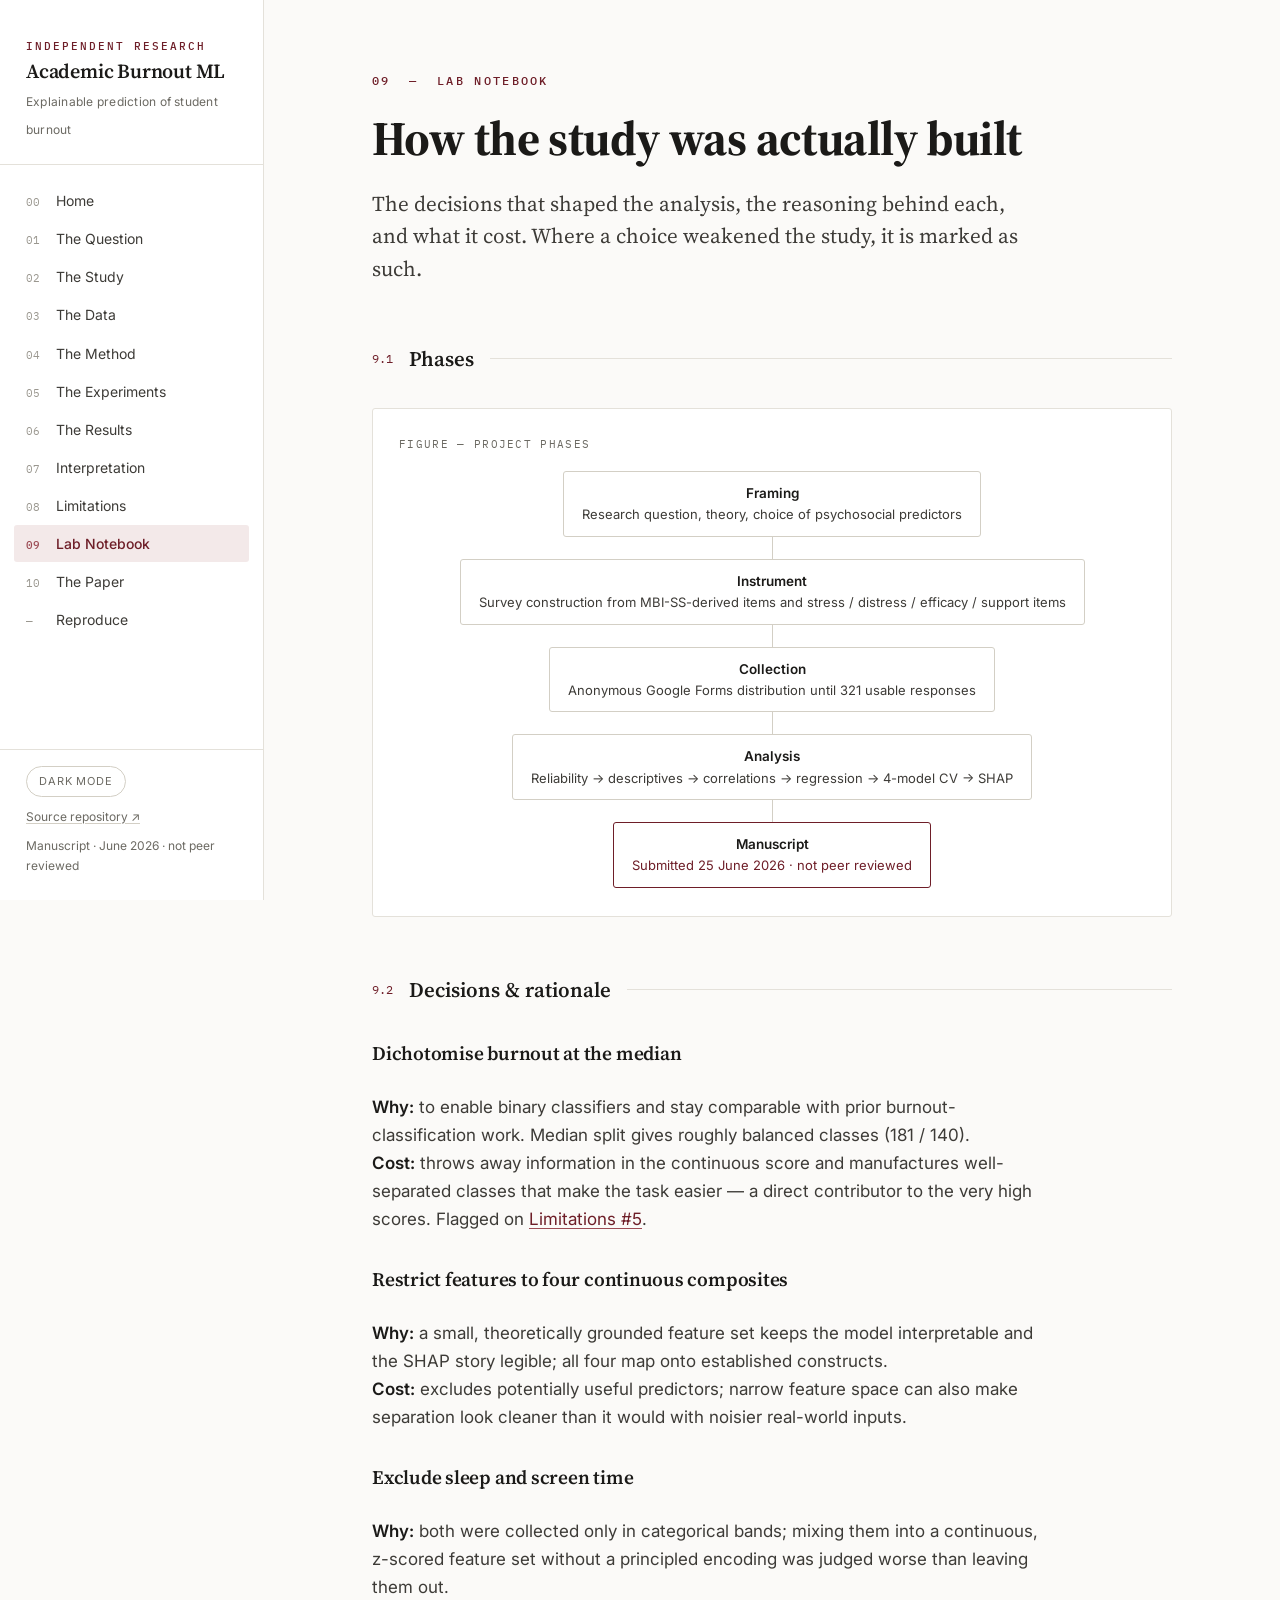
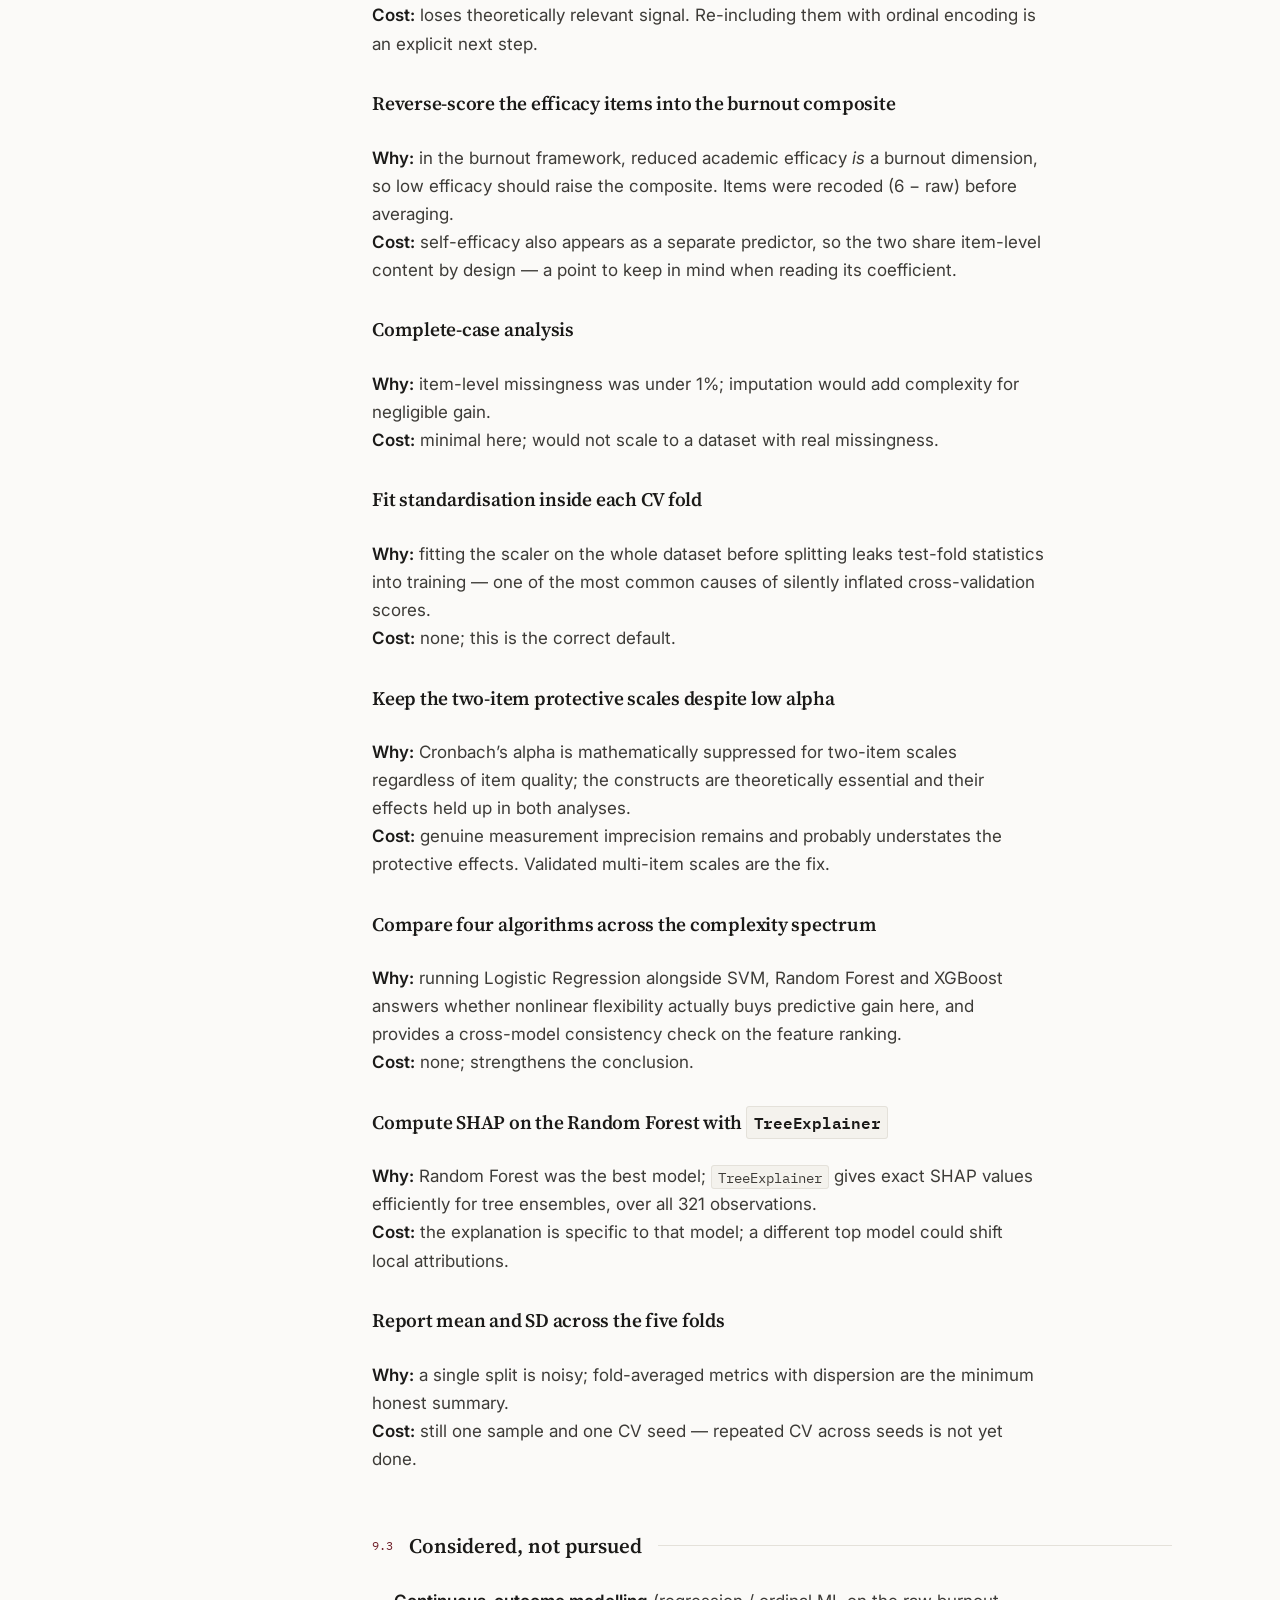
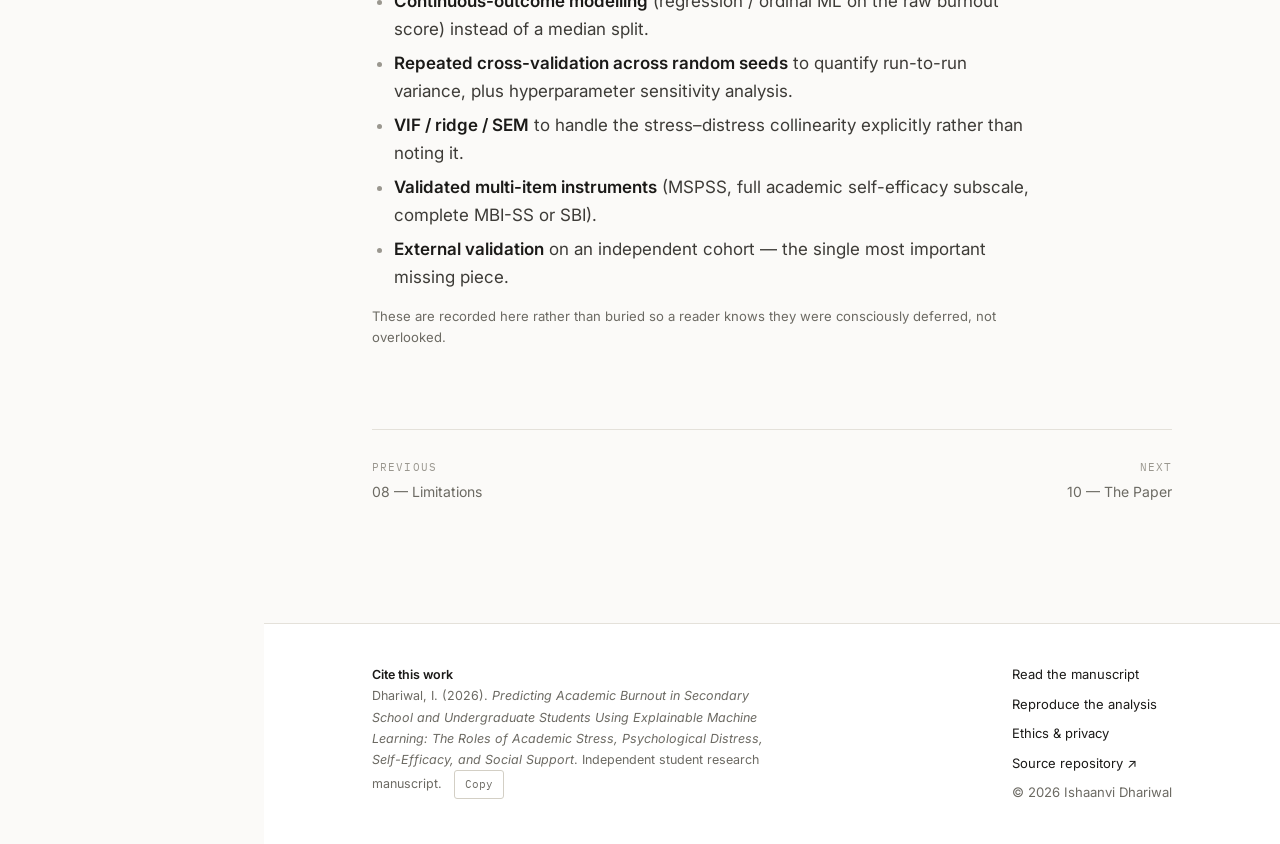
<file: notebook.html>
<!doctype html>
<html lang="en">
<head>
<meta charset="utf-8">
<meta name="viewport" content="width=device-width, initial-scale=1">
<title>Lab Notebook — Academic Burnout ML</title>
<meta name="description" content="The methodological decisions behind the study and why each was made — target construction, feature choices, missing data, cross-validation, SHAP — plus alternatives considered and not pursued.">
<link rel="preconnect" href="https://fonts.googleapis.com">
<link rel="preconnect" href="https://fonts.gstatic.com" crossorigin>
<link href="https://fonts.googleapis.com/css2?family=IBM+Plex+Mono:wght@400;500&family=Inter:wght@400;500;600&family=Source+Serif+4:opsz,wght@8..60,400;8..60,600;8..60,700&display=swap" rel="stylesheet">
<link rel="stylesheet" href="assets/style.css">
<link rel="icon" href="data:image/svg+xml,%3Csvg xmlns='http://www.w3.org/2000/svg' viewBox='0 0 100 100'%3E%3Ctext y='.9em' font-size='90'%3E%F0%9F%A7%A0%3C/text%3E%3C/svg%3E">
</head>
<body>
<a class="skip" href="#main">Skip to content</a>

<div class="topbar">
  <span class="title">Academic Burnout ML</span>
  <button class="hamburger" data-nav-open aria-label="Open navigation" aria-expanded="false"><span></span></button>
</div>
<div class="scrim"></div>

<div class="layout">
  <aside class="sidebar">
    <div class="brand">
      <a href="index.html">
        <span class="mark">Independent Research</span>
        <span class="title">Academic Burnout ML</span>
        <span class="sub">Explainable prediction of student burnout</span>
      </a>
    </div>
    <nav class="nav" aria-label="Sections">
      <ol>
        <li><a href="index.html"><span class="n">00</span><span>Home</span></a></li>
        <li><a href="question.html"><span class="n">01</span><span>The Question</span></a></li>
        <li><a href="study.html"><span class="n">02</span><span>The Study</span></a></li>
        <li><a href="data.html"><span class="n">03</span><span>The Data</span></a></li>
        <li><a href="methods.html"><span class="n">04</span><span>The Method</span></a></li>
        <li><a href="experiments.html"><span class="n">05</span><span>The Experiments</span></a></li>
        <li><a href="results.html"><span class="n">06</span><span>The Results</span></a></li>
        <li><a href="interpretation.html"><span class="n">07</span><span>Interpretation</span></a></li>
        <li><a href="limitations.html"><span class="n">08</span><span>Limitations</span></a></li>
        <li><a href="notebook.html"><span class="n">09</span><span>Lab Notebook</span></a></li>
        <li><a href="paper.html"><span class="n">10</span><span>The Paper</span></a></li>
        <li><a href="reproducibility.html"><span class="n">—</span><span>Reproduce</span></a></li>
      </ol>
    </nav>
    <div class="sidebar-foot">
      <button class="theme-toggle" data-theme-toggle>Dark mode</button>
      <a href="https://github.com/ishaanvidhariwal/academic-burnout-ml">Source repository &#8599;</a>
      <span>Manuscript &middot; June 2026 &middot; not peer reviewed</span>
    </div>
  </aside>

  <div class="main">
    <main class="wrap page" id="main">

      <header class="page-head">
        <span class="eyebrow">09 &nbsp;&mdash;&nbsp; Lab Notebook</span>
        <h1>How the study was actually built</h1>
        <p class="lede">The decisions that shaped the analysis, the reasoning behind each, and
        what it cost. Where a choice weakened the study, it is marked as such.</p>
      </header>

      <div class="divider-num"><span class="dn">9.1</span><span class="dl">Phases</span></div>
      <figure class="fig">
        <div class="fig-head">Figure &mdash; Project phases</div>
        <div class="pipeline">
          <div class="node"><strong>Framing</strong>Research question, theory, choice of psychosocial predictors</div>
          <div class="arrow"></div>
          <div class="node"><strong>Instrument</strong>Survey construction from MBI-SS-derived items and stress / distress / efficacy / support items</div>
          <div class="arrow"></div>
          <div class="node"><strong>Collection</strong>Anonymous Google Forms distribution until 321 usable responses</div>
          <div class="arrow"></div>
          <div class="node"><strong>Analysis</strong>Reliability &rarr; descriptives &rarr; correlations &rarr; regression &rarr; 4-model CV &rarr; SHAP</div>
          <div class="arrow"></div>
          <div class="node accent"><strong>Manuscript</strong>Submitted 25 June 2026 &middot; not peer reviewed</div>
        </div>
      </figure>

      <div class="divider-num"><span class="dn">9.2</span><span class="dl">Decisions &amp; rationale</span></div>
      <div class="prose stack-md">

        <h3>Dichotomise burnout at the median</h3>
        <p><strong>Why:</strong> to enable binary classifiers and stay comparable with prior
        burnout-classification work. Median split gives roughly balanced classes (181 / 140).<br>
        <strong>Cost:</strong> throws away information in the continuous score and manufactures
        well-separated classes that make the task easier &mdash; a direct contributor to the
        very high scores. Flagged on <a href="limitations.html">Limitations #5</a>.</p>

        <h3>Restrict features to four continuous composites</h3>
        <p><strong>Why:</strong> a small, theoretically grounded feature set keeps the model
        interpretable and the SHAP story legible; all four map onto established constructs.<br>
        <strong>Cost:</strong> excludes potentially useful predictors; narrow feature space can
        also make separation look cleaner than it would with noisier real-world inputs.</p>

        <h3>Exclude sleep and screen time</h3>
        <p><strong>Why:</strong> both were collected only in categorical bands; mixing them
        into a continuous, z-scored feature set without a principled encoding was judged worse
        than leaving them out.<br>
        <strong>Cost:</strong> loses theoretically relevant signal. Re-including them with
        ordinal encoding is an explicit next step.</p>

        <h3>Reverse-score the efficacy items into the burnout composite</h3>
        <p><strong>Why:</strong> in the burnout framework, reduced academic efficacy <em>is</em>
        a burnout dimension, so low efficacy should raise the composite. Items were recoded
        (6&nbsp;&minus;&nbsp;raw) before averaging.<br>
        <strong>Cost:</strong> self-efficacy also appears as a separate predictor, so the two
        share item-level content by design &mdash; a point to keep in mind when reading its
        coefficient.</p>

        <h3>Complete-case analysis</h3>
        <p><strong>Why:</strong> item-level missingness was under 1%; imputation would add
        complexity for negligible gain.<br>
        <strong>Cost:</strong> minimal here; would not scale to a dataset with real missingness.</p>

        <h3>Fit standardisation inside each CV fold</h3>
        <p><strong>Why:</strong> fitting the scaler on the whole dataset before splitting leaks
        test-fold statistics into training &mdash; one of the most common causes of silently
        inflated cross-validation scores.<br>
        <strong>Cost:</strong> none; this is the correct default.</p>

        <h3>Keep the two-item protective scales despite low alpha</h3>
        <p><strong>Why:</strong> Cronbach&rsquo;s alpha is mathematically suppressed for
        two-item scales regardless of item quality; the constructs are theoretically essential
        and their effects held up in both analyses.<br>
        <strong>Cost:</strong> genuine measurement imprecision remains and probably understates
        the protective effects. Validated multi-item scales are the fix.</p>

        <h3>Compare four algorithms across the complexity spectrum</h3>
        <p><strong>Why:</strong> running Logistic Regression alongside SVM, Random Forest and
        XGBoost answers whether nonlinear flexibility actually buys predictive gain here, and
        provides a cross-model consistency check on the feature ranking.<br>
        <strong>Cost:</strong> none; strengthens the conclusion.</p>

        <h3>Compute SHAP on the Random Forest with <code>TreeExplainer</code></h3>
        <p><strong>Why:</strong> Random Forest was the best model; <code>TreeExplainer</code>
        gives exact SHAP values efficiently for tree ensembles, over all 321 observations.<br>
        <strong>Cost:</strong> the explanation is specific to that model; a different top model
        could shift local attributions.</p>

        <h3>Report mean and SD across the five folds</h3>
        <p><strong>Why:</strong> a single split is noisy; fold-averaged metrics with dispersion
        are the minimum honest summary.<br>
        <strong>Cost:</strong> still one sample and one CV seed &mdash; repeated CV across seeds
        is not yet done.</p>
      </div>

      <div class="divider-num"><span class="dn">9.3</span><span class="dl">Considered, not pursued</span></div>
      <div class="prose">
        <ul>
          <li><strong>Continuous-outcome modelling</strong> (regression / ordinal ML on the raw
          burnout score) instead of a median split.</li>
          <li><strong>Repeated cross-validation across random seeds</strong> to quantify
          run-to-run variance, plus hyperparameter sensitivity analysis.</li>
          <li><strong>VIF / ridge / SEM</strong> to handle the stress&ndash;distress collinearity
          explicitly rather than noting it.</li>
          <li><strong>Validated multi-item instruments</strong> (MSPSS, full academic
          self-efficacy subscale, complete MBI-SS or SBI).</li>
          <li><strong>External validation</strong> on an independent cohort &mdash; the single
          most important missing piece.</li>
        </ul>
        <p class="small muted">These are recorded here rather than buried so a reader knows they
        were consciously deferred, not overlooked.</p>
      </div>

      <nav class="pager">
        <a href="limitations.html"><span class="dir">Previous</span>08 &mdash; Limitations</a>
        <a class="next" href="paper.html"><span class="dir">Next</span>10 &mdash; The Paper</a>
      </nav>

    </main>

    <footer class="page-foot">
      <div class="wrap">
        <div class="cite" id="cite">
          <strong>Cite this work</strong><br>
          Dhariwal, I. (2026). <em>Predicting Academic Burnout in Secondary School and
          Undergraduate Students Using Explainable Machine Learning: The Roles of Academic
          Stress, Psychological Distress, Self-Efficacy, and Social Support</em>. Independent
          student research manuscript.
          <button class="copy-btn" data-copy="#cite">Copy</button>
        </div>
        <div class="flinks">
          <a href="paper.html">Read the manuscript</a>
          <a href="reproducibility.html">Reproduce the analysis</a>
          <a href="study.html#ethics">Ethics &amp; privacy</a>
          <a href="https://github.com/ishaanvidhariwal/academic-burnout-ml">Source repository &#8599;</a>
          <span class="muted small">&copy; <span data-year>2026</span> Ishaanvi Dhariwal</span>
        </div>
      </div>
    </footer>
  </div>
</div>

<script src="assets/app.js"></script>
</body>
</html>
</file>
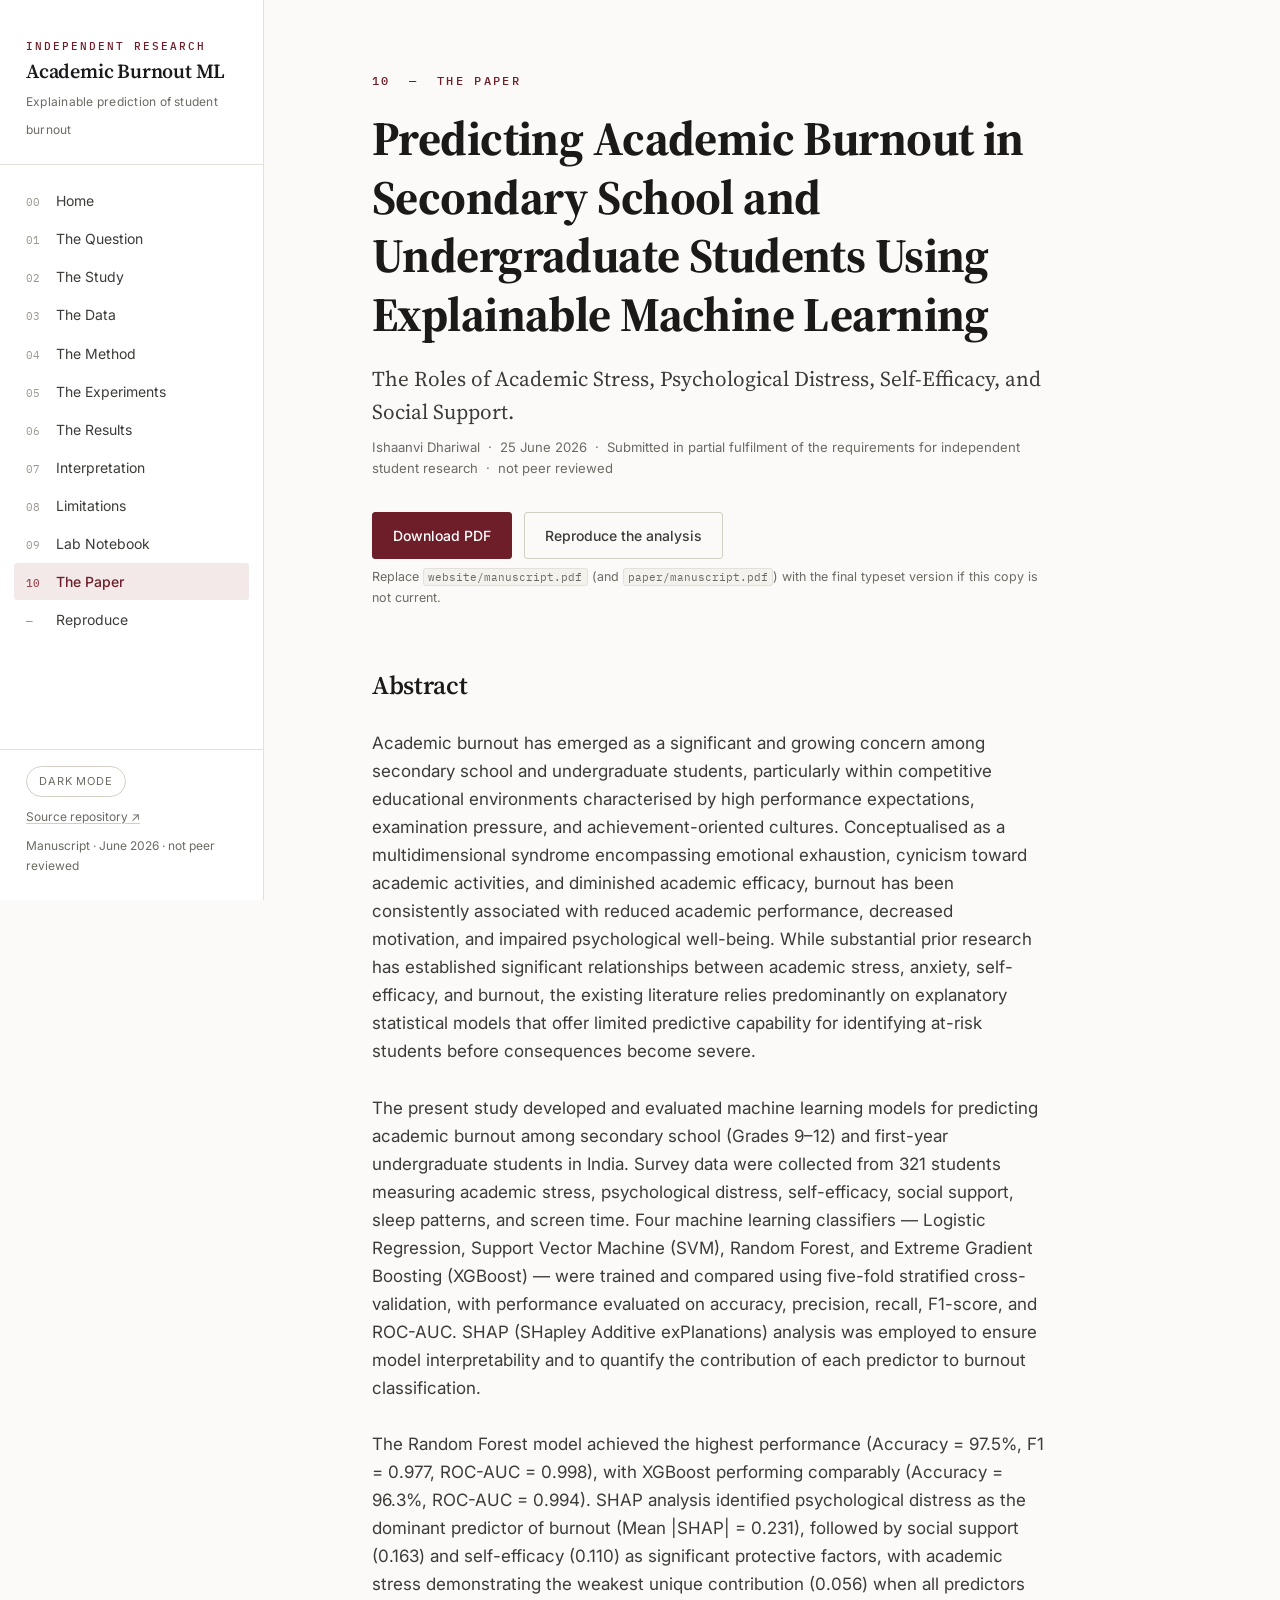
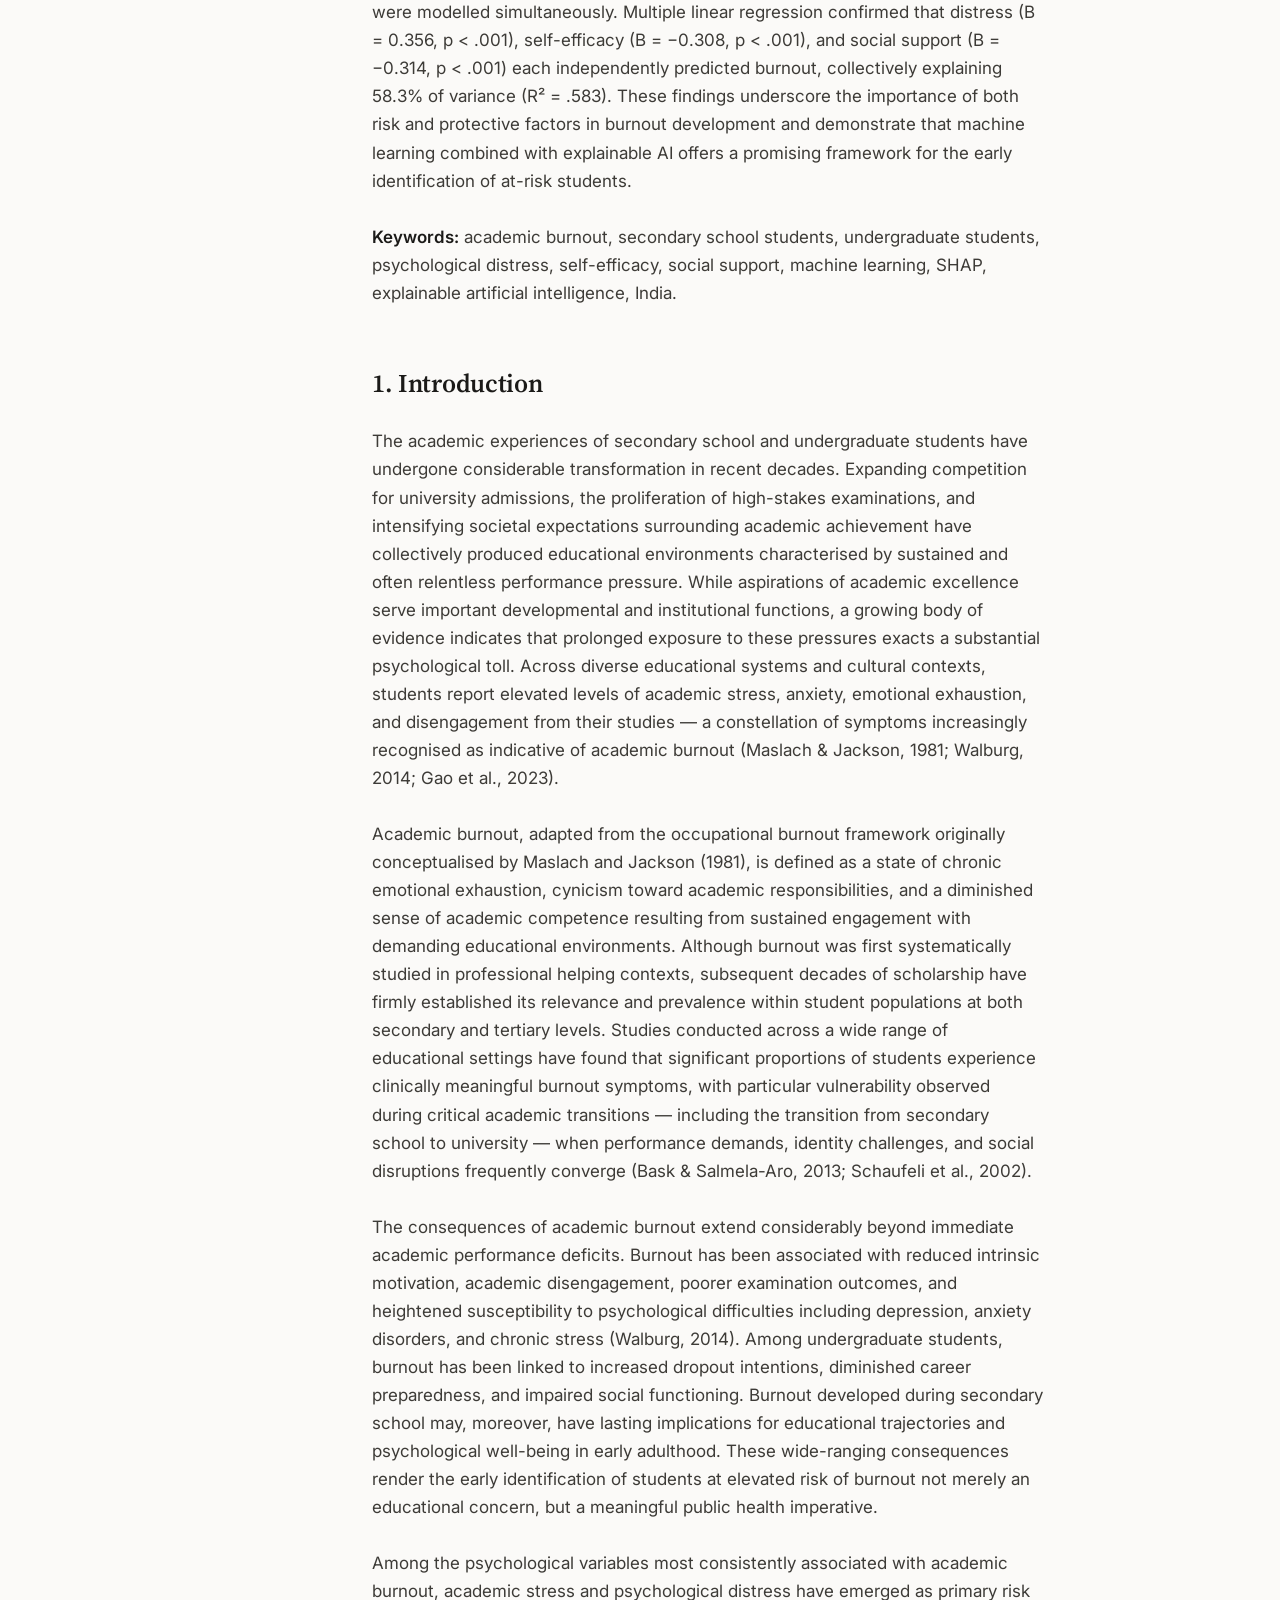
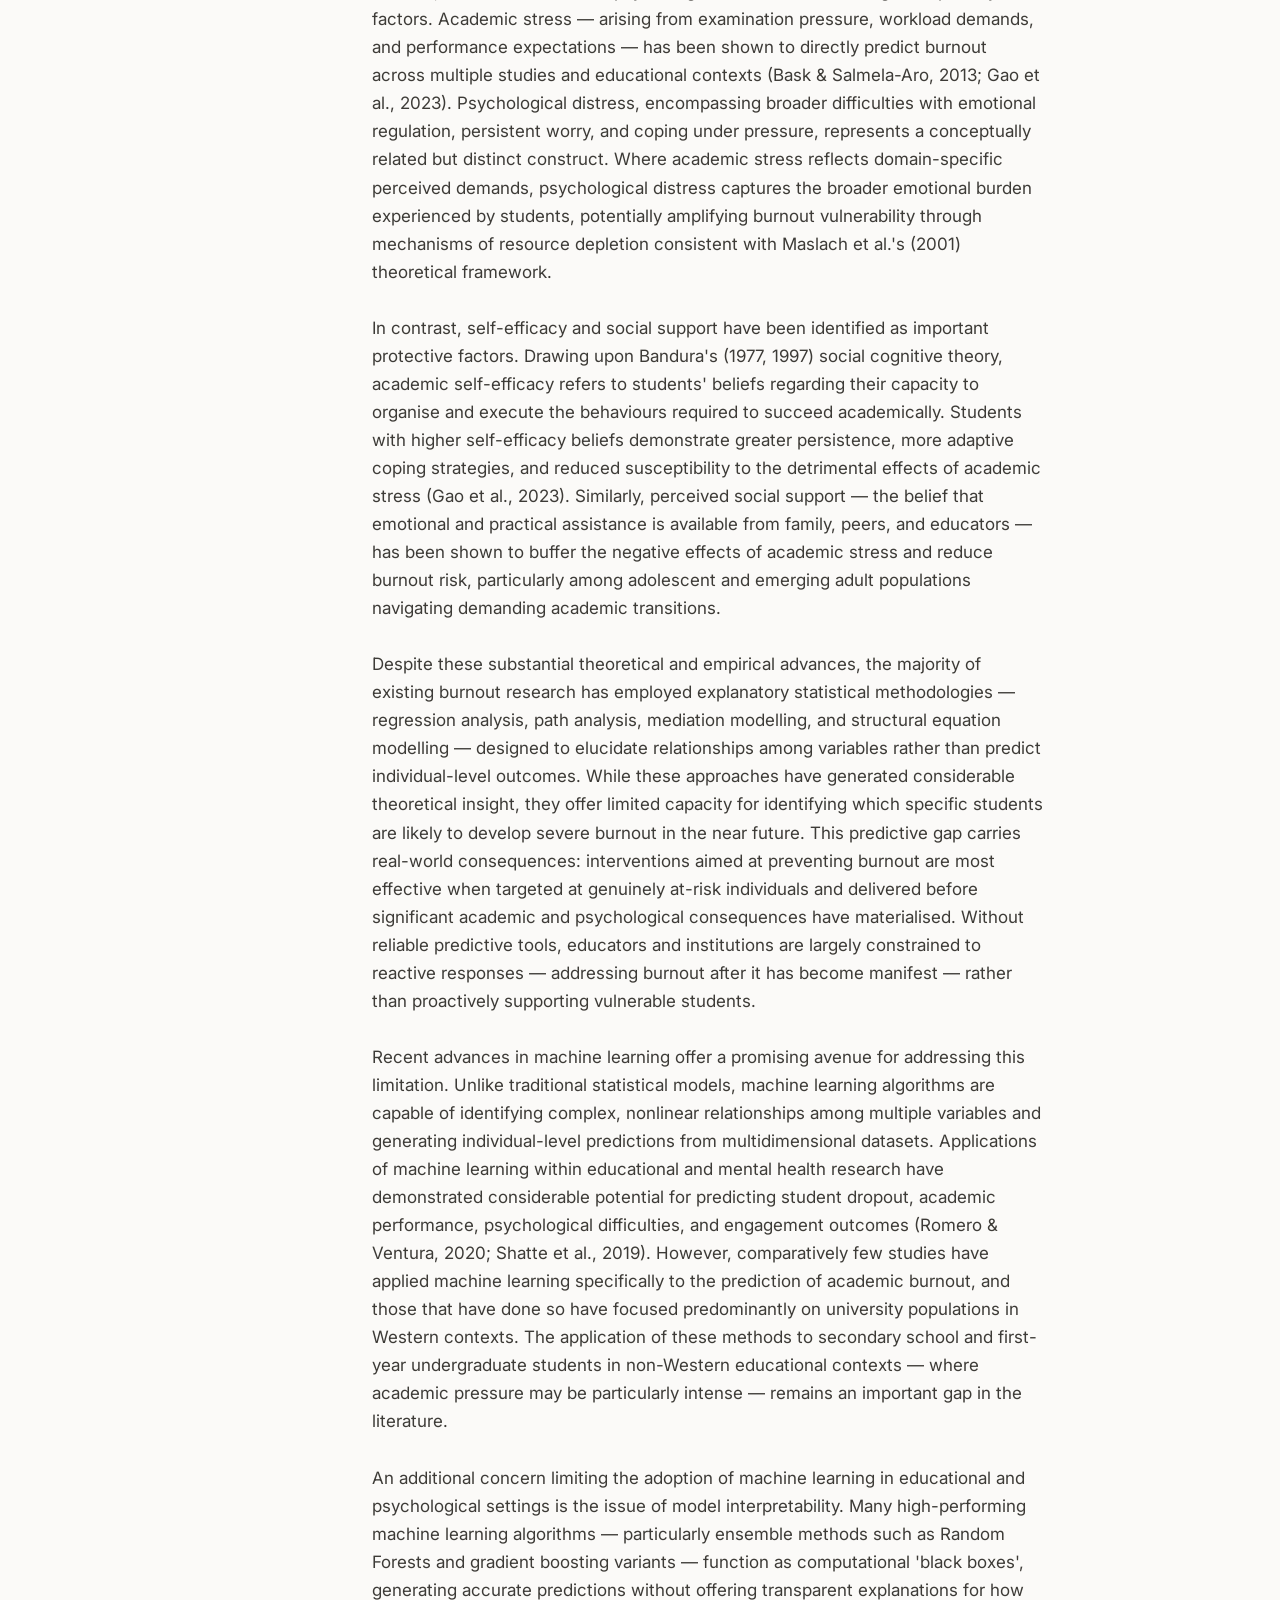
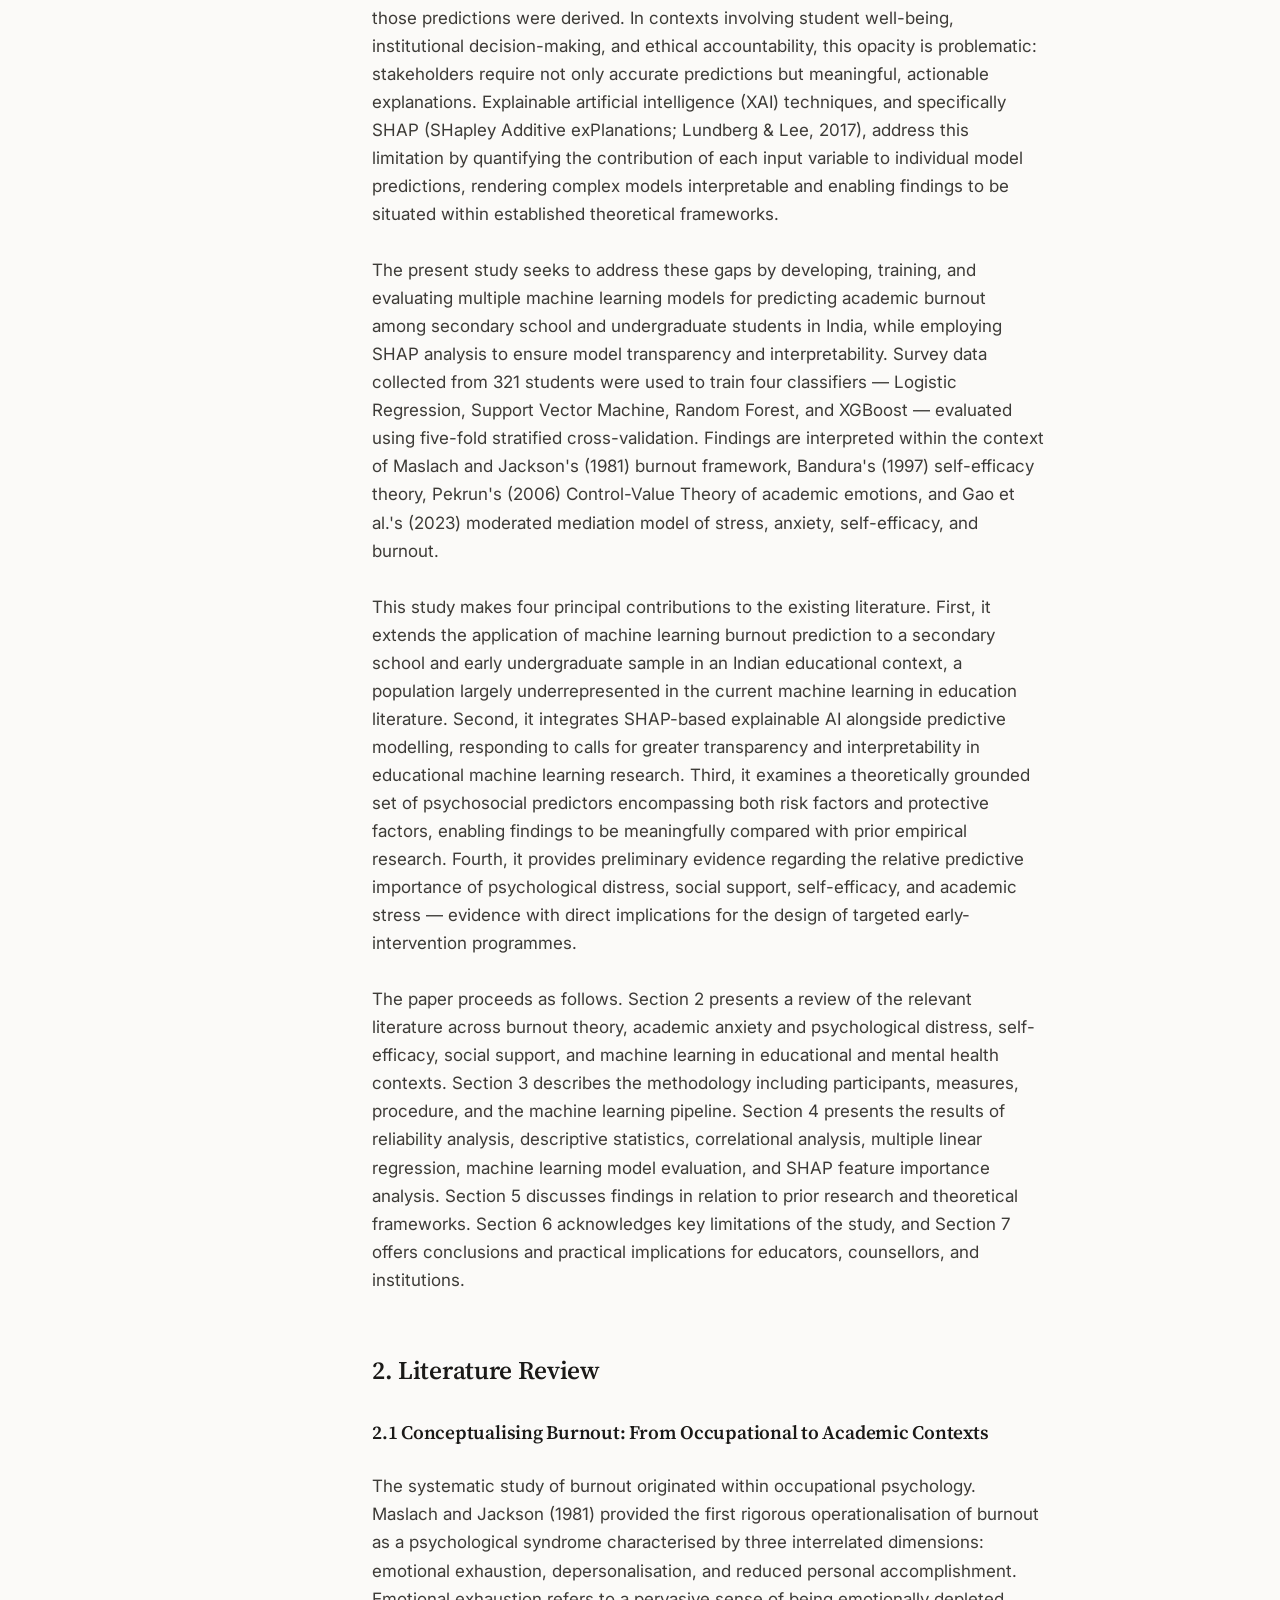
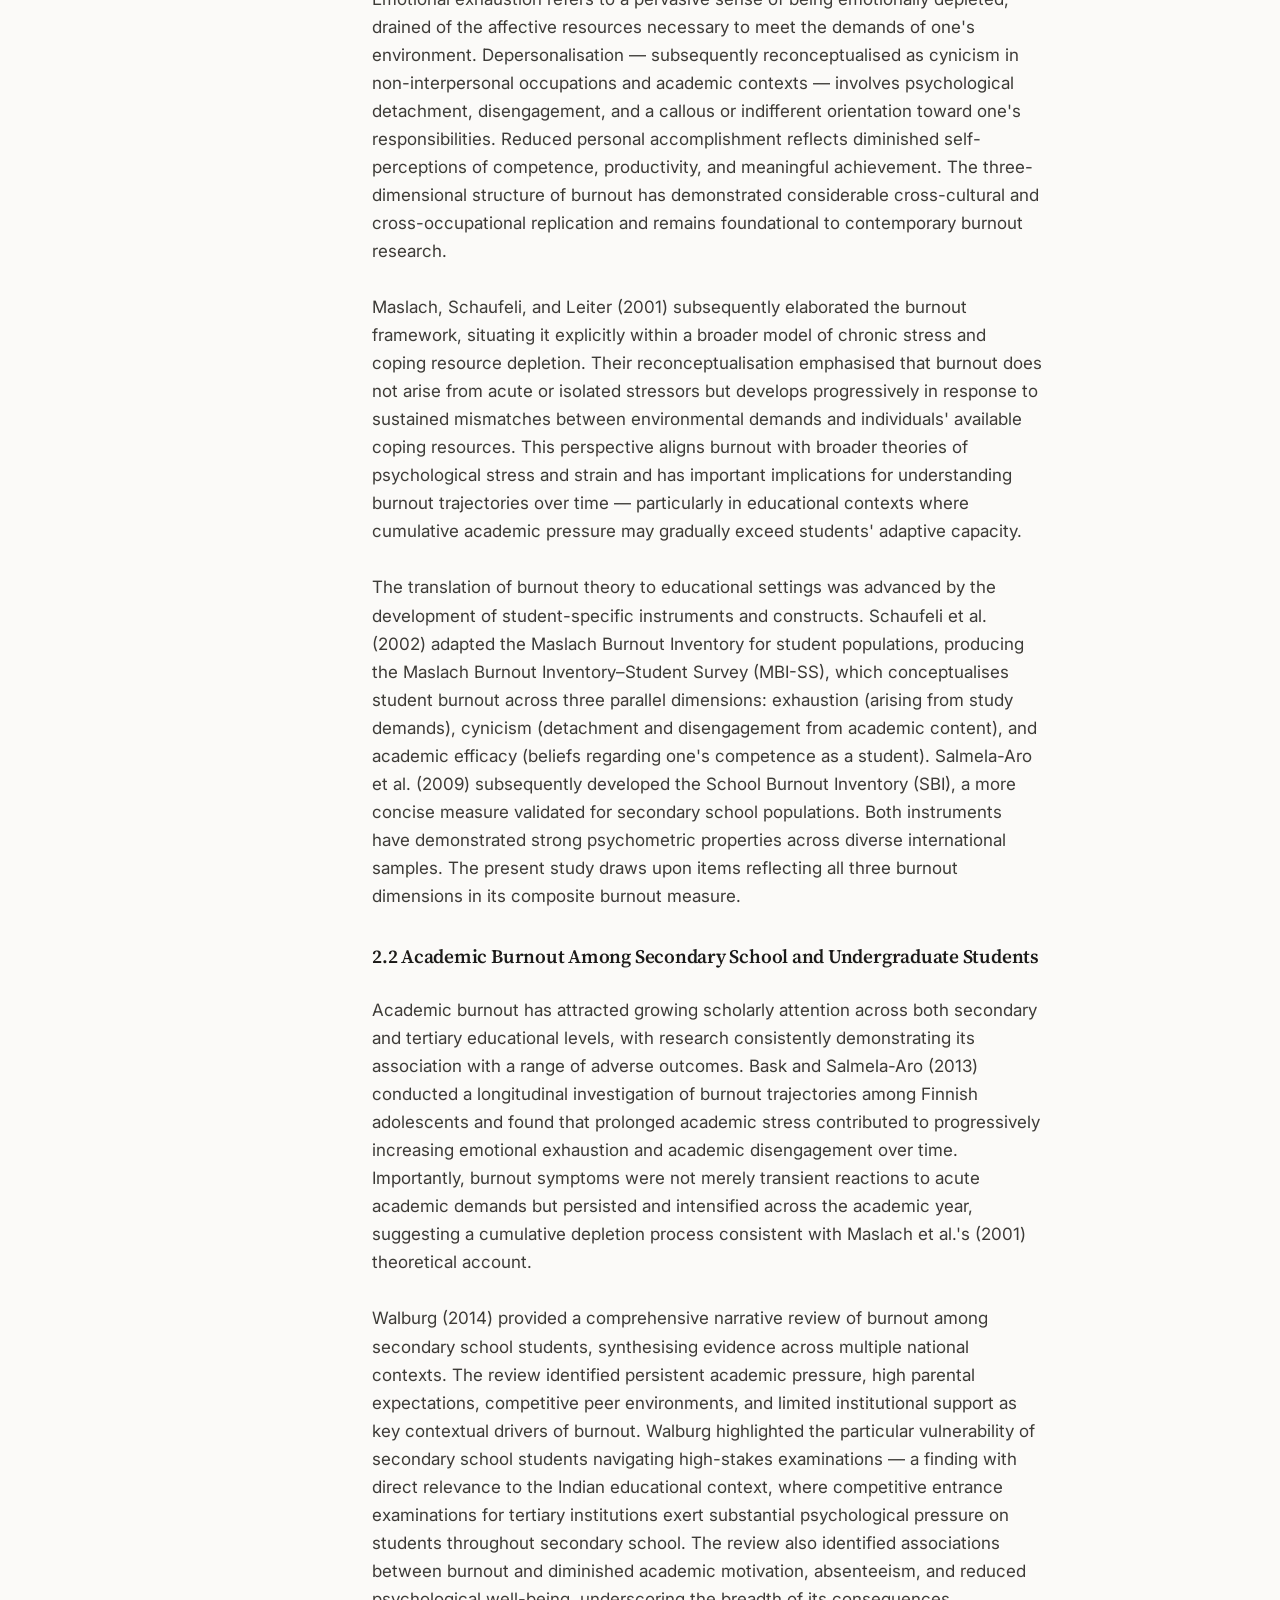
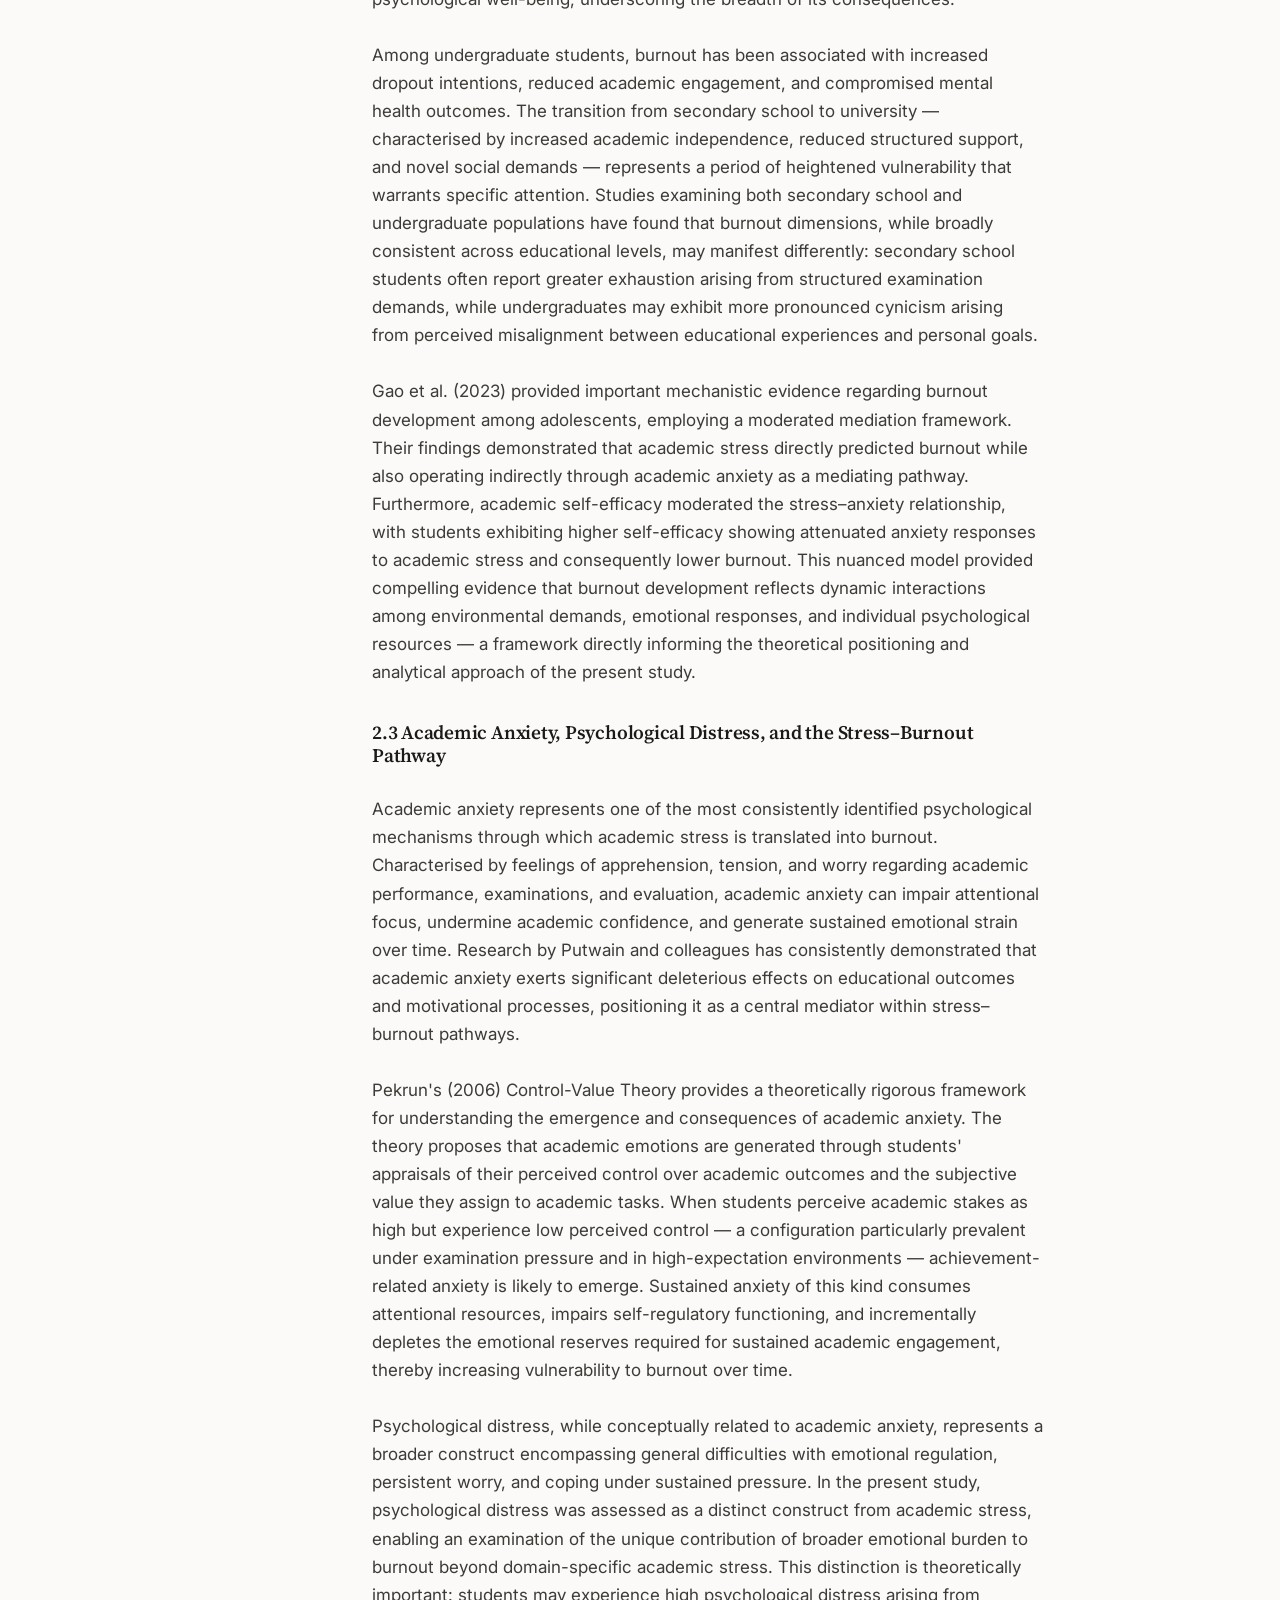
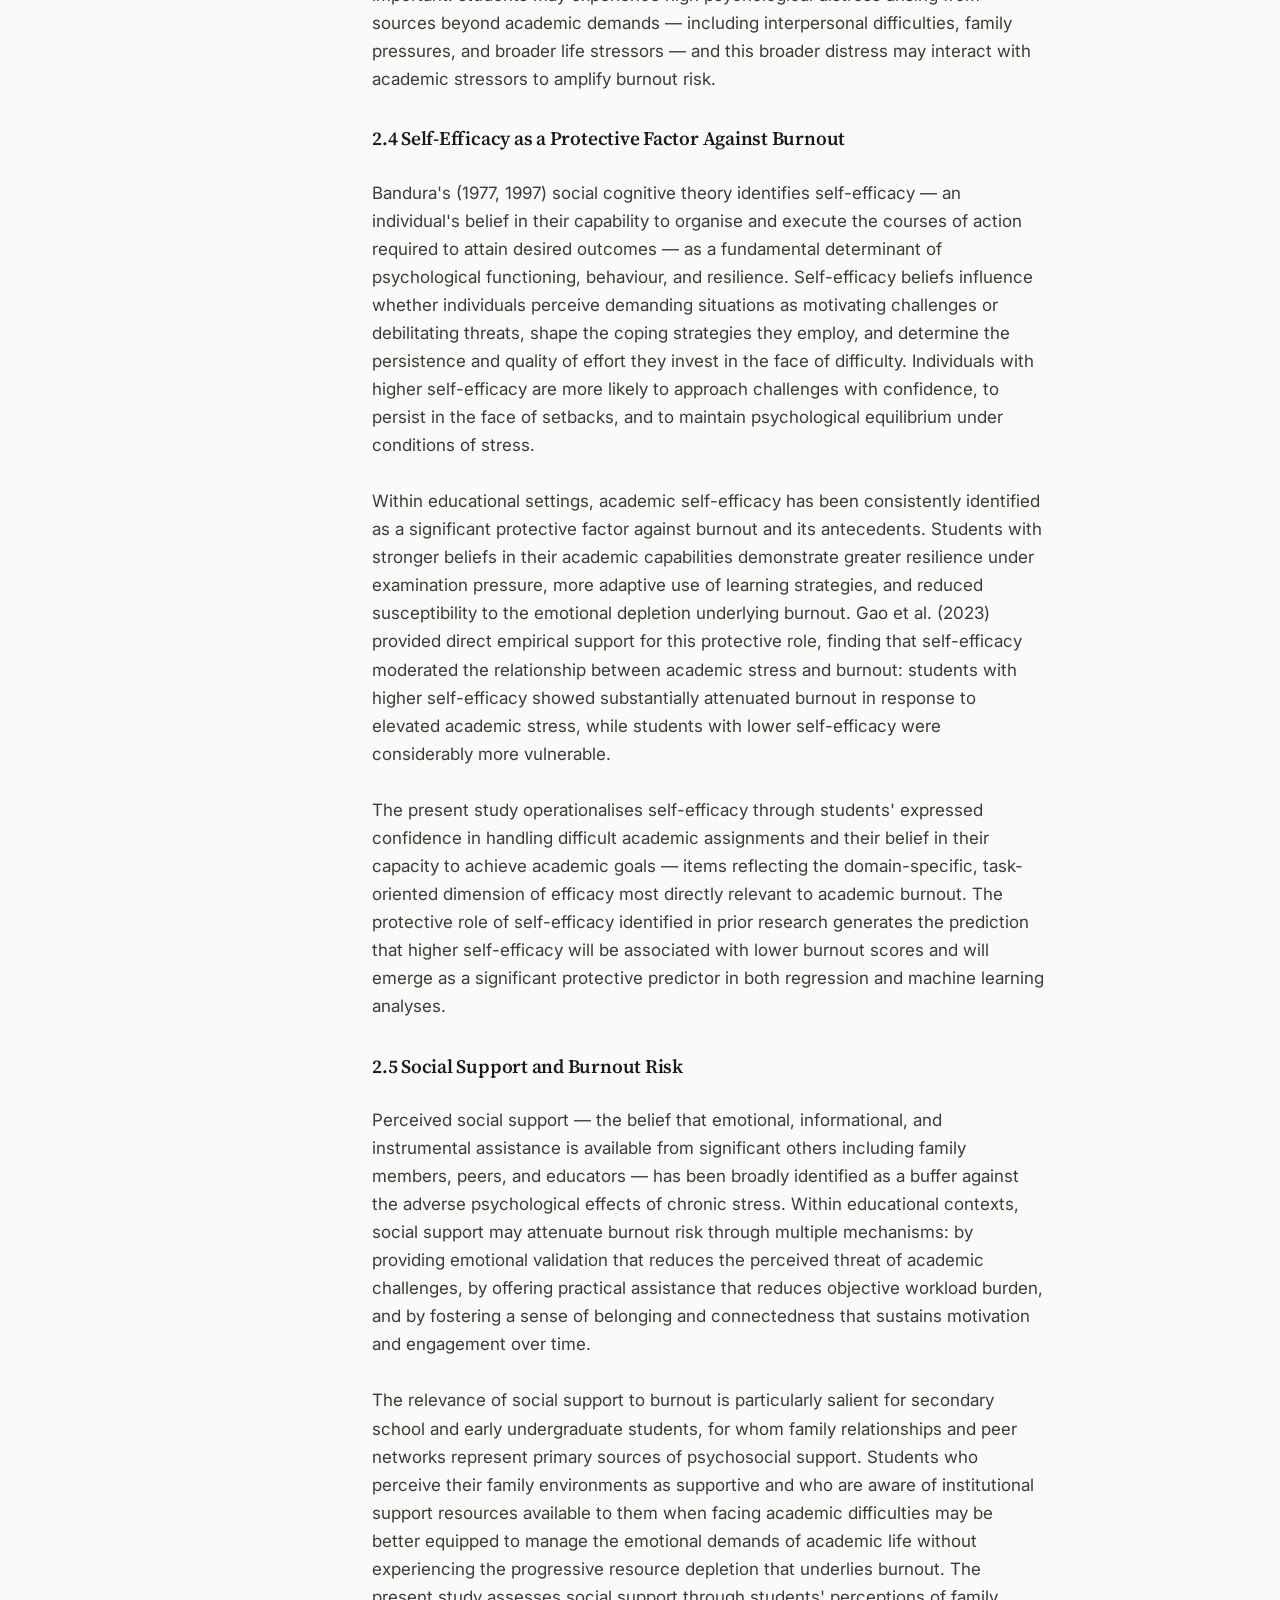
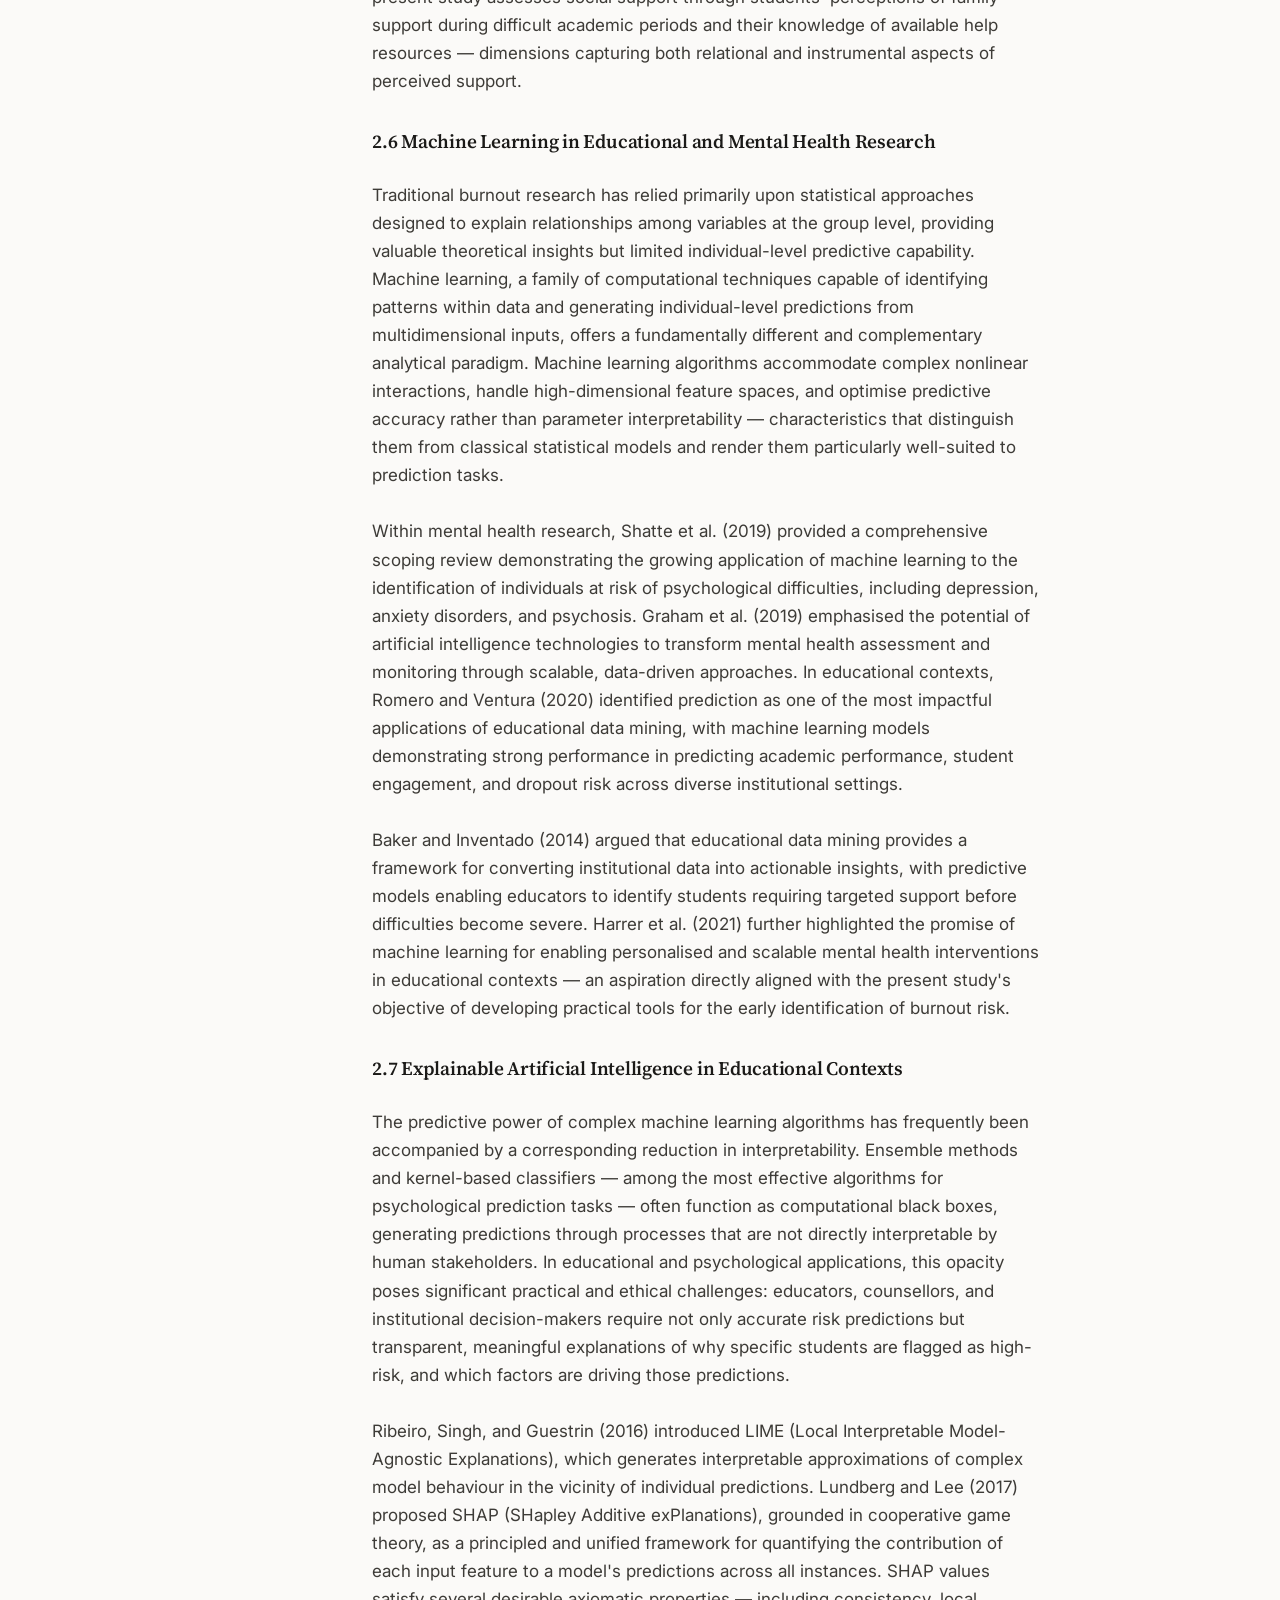
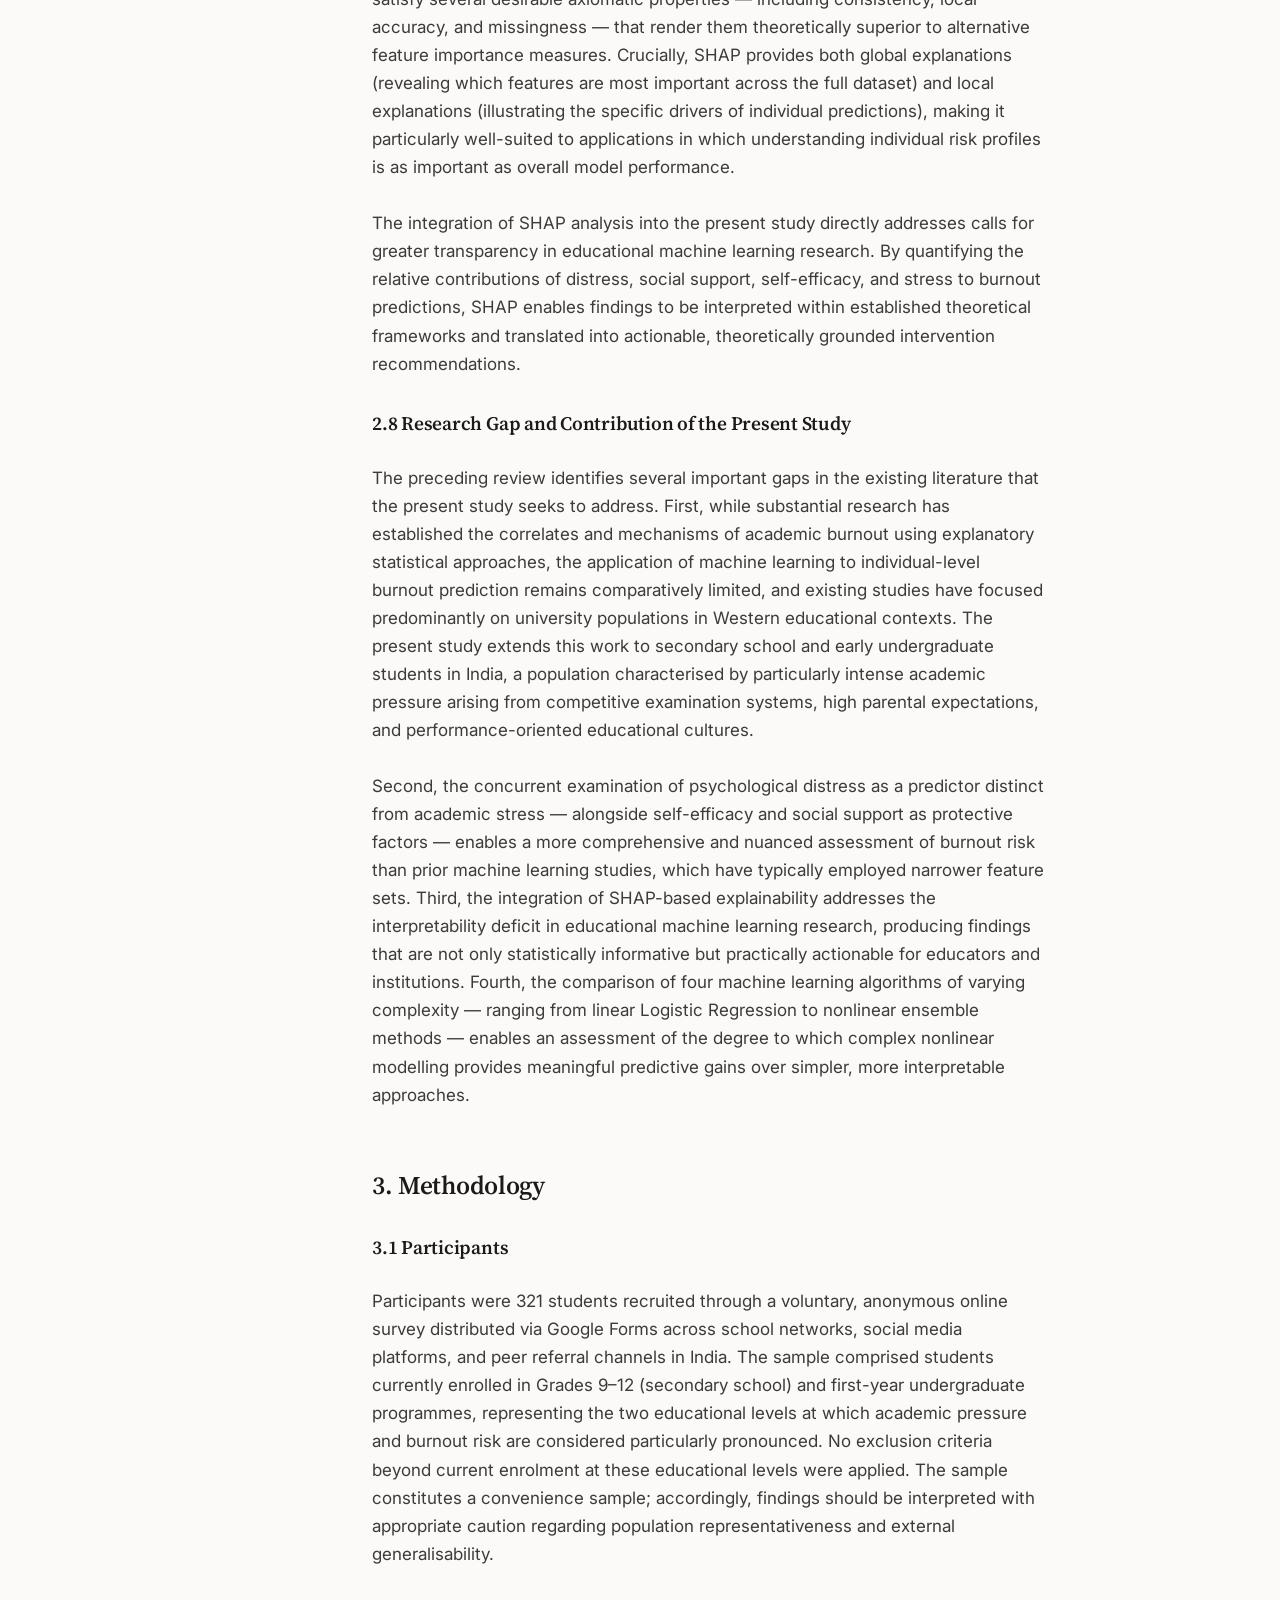
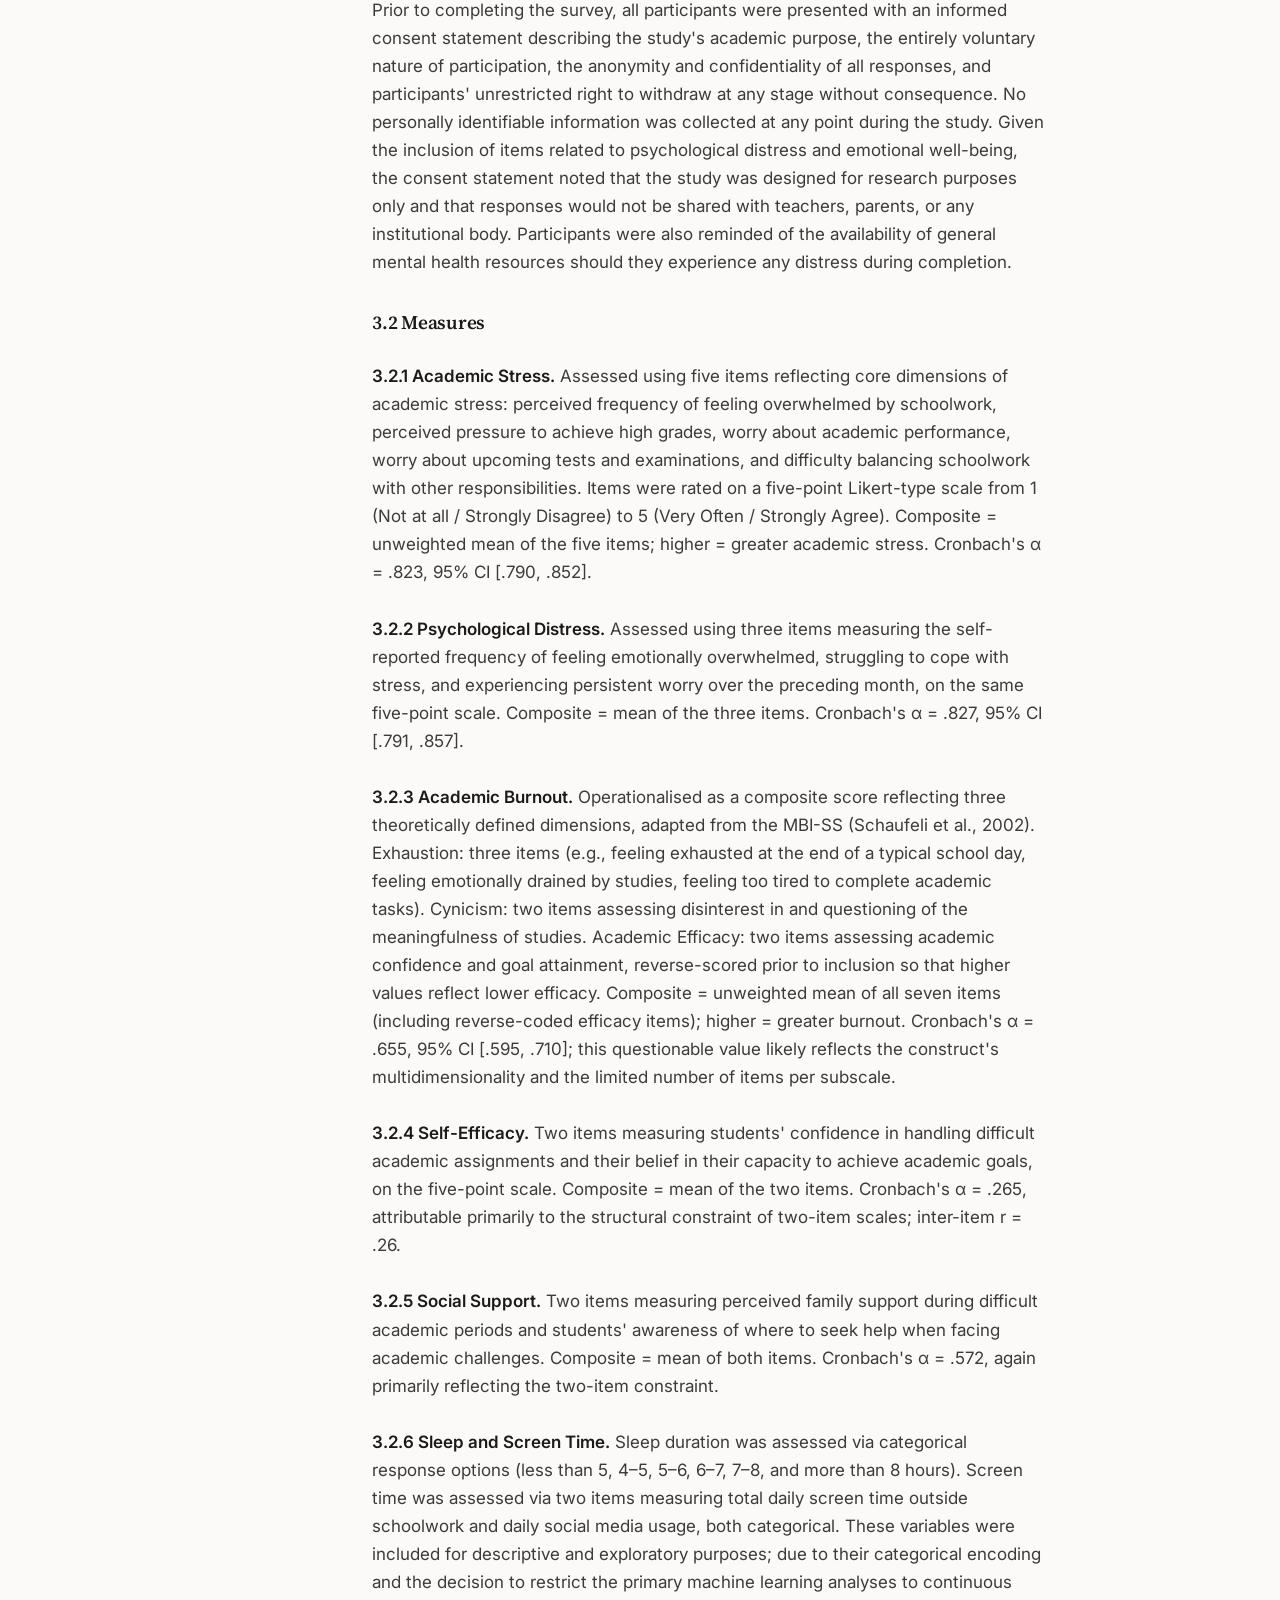
<file: paper.html>
<!doctype html>
<html lang="en">
<head>
<meta charset="utf-8">
<meta name="viewport" content="width=device-width, initial-scale=1">
<title>The Paper — Academic Burnout ML</title>
<meta name="description" content="The full manuscript: abstract, introduction, literature review, methodology, results, discussion, limitations, conclusion, references, and appendix.">
<link rel="preconnect" href="https://fonts.googleapis.com">
<link rel="preconnect" href="https://fonts.gstatic.com" crossorigin>
<link href="https://fonts.googleapis.com/css2?family=IBM+Plex+Mono:wght@400;500&family=Inter:wght@400;500;600&family=Source+Serif+4:opsz,wght@8..60,400;8..60,600;8..60,700&display=swap" rel="stylesheet">
<link rel="stylesheet" href="assets/style.css">
<link rel="icon" href="data:image/svg+xml,%3Csvg xmlns='http://www.w3.org/2000/svg' viewBox='0 0 100 100'%3E%3Ctext y='.9em' font-size='90'%3E%F0%9F%A7%A0%3C/text%3E%3C/svg%3E">
</head>
<body>
<a class="skip" href="#main">Skip to content</a>

<div class="topbar">
  <span class="title">Academic Burnout ML</span>
  <button class="hamburger" data-nav-open aria-label="Open navigation" aria-expanded="false"><span></span></button>
</div>
<div class="scrim"></div>

<div class="layout">
  <aside class="sidebar">
    <div class="brand">
      <a href="index.html">
        <span class="mark">Independent Research</span>
        <span class="title">Academic Burnout ML</span>
        <span class="sub">Explainable prediction of student burnout</span>
      </a>
    </div>
    <nav class="nav" aria-label="Sections">
      <ol>
        <li><a href="index.html"><span class="n">00</span><span>Home</span></a></li>
        <li><a href="question.html"><span class="n">01</span><span>The Question</span></a></li>
        <li><a href="study.html"><span class="n">02</span><span>The Study</span></a></li>
        <li><a href="data.html"><span class="n">03</span><span>The Data</span></a></li>
        <li><a href="methods.html"><span class="n">04</span><span>The Method</span></a></li>
        <li><a href="experiments.html"><span class="n">05</span><span>The Experiments</span></a></li>
        <li><a href="results.html"><span class="n">06</span><span>The Results</span></a></li>
        <li><a href="interpretation.html"><span class="n">07</span><span>Interpretation</span></a></li>
        <li><a href="limitations.html"><span class="n">08</span><span>Limitations</span></a></li>
        <li><a href="notebook.html"><span class="n">09</span><span>Lab Notebook</span></a></li>
        <li><a href="paper.html"><span class="n">10</span><span>The Paper</span></a></li>
        <li><a href="reproducibility.html"><span class="n">—</span><span>Reproduce</span></a></li>
      </ol>
    </nav>
    <div class="sidebar-foot">
      <button class="theme-toggle" data-theme-toggle>Dark mode</button>
      <a href="https://github.com/ishaanvidhariwal/academic-burnout-ml">Source repository &#8599;</a>
      <span>Manuscript &middot; June 2026 &middot; not peer reviewed</span>
    </div>
  </aside>

  <div class="main">
    <main class="wrap page" id="main">

      <header class="page-head">
        <span class="eyebrow">10 &nbsp;&mdash;&nbsp; The Paper</span>
        <h1>Predicting Academic Burnout in Secondary School and Undergraduate Students Using Explainable Machine Learning</h1>
        <p class="lede">The Roles of Academic Stress, Psychological Distress, Self-Efficacy, and
        Social Support.</p>
        <p class="muted small">Ishaanvi Dhariwal &nbsp;&middot;&nbsp; 25 June 2026 &nbsp;&middot;&nbsp;
        Submitted in partial fulfilment of the requirements for independent student research
        &nbsp;&middot;&nbsp; not peer reviewed</p>
        <div class="cta-row">
          <a class="btn primary" href="manuscript.pdf">Download PDF</a>
          <a class="btn ghost" href="reproducibility.html">Reproduce the analysis</a>
        </div>
        <p class="tnote">Replace <code>website/manuscript.pdf</code> (and
        <code>paper/manuscript.pdf</code>) with the final typeset version if this copy is not
        current.</p>
      </header>

      <article class="prose stack-md">

        <h2>Abstract</h2>
        <p>Academic burnout has emerged as a significant and growing concern among secondary
        school and undergraduate students, particularly within competitive educational
        environments characterised by high performance expectations, examination pressure, and
        achievement-oriented cultures. Conceptualised as a multidimensional syndrome encompassing
        emotional exhaustion, cynicism toward academic activities, and diminished academic
        efficacy, burnout has been consistently associated with reduced academic performance,
        decreased motivation, and impaired psychological well-being. While substantial prior
        research has established significant relationships between academic stress, anxiety,
        self-efficacy, and burnout, the existing literature relies predominantly on explanatory
        statistical models that offer limited predictive capability for identifying at-risk
        students before consequences become severe.</p>
        <p>The present study developed and evaluated machine learning models for predicting
        academic burnout among secondary school (Grades 9&ndash;12) and first-year undergraduate
        students in India. Survey data were collected from 321 students measuring academic
        stress, psychological distress, self-efficacy, social support, sleep patterns, and screen
        time. Four machine learning classifiers &mdash; Logistic Regression, Support Vector
        Machine (SVM), Random Forest, and Extreme Gradient Boosting (XGBoost) &mdash; were trained
        and compared using five-fold stratified cross-validation, with performance evaluated on
        accuracy, precision, recall, F1-score, and ROC-AUC. SHAP (SHapley Additive exPlanations)
        analysis was employed to ensure model interpretability and to quantify the contribution
        of each predictor to burnout classification.</p>
        <p>The Random Forest model achieved the highest performance (Accuracy = 97.5%, F1 =
        0.977, ROC-AUC = 0.998), with XGBoost performing comparably (Accuracy = 96.3%, ROC-AUC =
        0.994). SHAP analysis identified psychological distress as the dominant predictor of
        burnout (Mean |SHAP| = 0.231), followed by social support (0.163) and self-efficacy
        (0.110) as significant protective factors, with academic stress demonstrating the weakest
        unique contribution (0.056) when all predictors were modelled simultaneously. Multiple
        linear regression confirmed that distress (B = 0.356, p &lt; .001), self-efficacy
        (B = &minus;0.308, p &lt; .001), and social support (B = &minus;0.314, p &lt; .001) each
        independently predicted burnout, collectively explaining 58.3% of variance
        (R&sup2; = .583). These findings underscore the importance of both risk and protective
        factors in burnout development and demonstrate that machine learning combined with
        explainable AI offers a promising framework for the early identification of at-risk
        students.</p>
        <p><strong>Keywords:</strong> academic burnout, secondary school students, undergraduate
        students, psychological distress, self-efficacy, social support, machine learning, SHAP,
        explainable artificial intelligence, India.</p>

        <h2 id="introduction">1. Introduction</h2>
        <p>The academic experiences of secondary school and undergraduate students have undergone
        considerable transformation in recent decades. Expanding competition for university
        admissions, the proliferation of high-stakes examinations, and intensifying societal
        expectations surrounding academic achievement have collectively produced educational
        environments characterised by sustained and often relentless performance pressure. While
        aspirations of academic excellence serve important developmental and institutional
        functions, a growing body of evidence indicates that prolonged exposure to these
        pressures exacts a substantial psychological toll. Across diverse educational systems and
        cultural contexts, students report elevated levels of academic stress, anxiety, emotional
        exhaustion, and disengagement from their studies &mdash; a constellation of symptoms
        increasingly recognised as indicative of academic burnout (Maslach &amp; Jackson, 1981;
        Walburg, 2014; Gao et al., 2023).</p>
        <p>Academic burnout, adapted from the occupational burnout framework originally
        conceptualised by Maslach and Jackson (1981), is defined as a state of chronic emotional
        exhaustion, cynicism toward academic responsibilities, and a diminished sense of academic
        competence resulting from sustained engagement with demanding educational environments.
        Although burnout was first systematically studied in professional helping contexts,
        subsequent decades of scholarship have firmly established its relevance and prevalence
        within student populations at both secondary and tertiary levels. Studies conducted
        across a wide range of educational settings have found that significant proportions of
        students experience clinically meaningful burnout symptoms, with particular vulnerability
        observed during critical academic transitions &mdash; including the transition from
        secondary school to university &mdash; when performance demands, identity challenges, and
        social disruptions frequently converge (Bask &amp; Salmela-Aro, 2013; Schaufeli et al.,
        2002).</p>
        <p>The consequences of academic burnout extend considerably beyond immediate academic
        performance deficits. Burnout has been associated with reduced intrinsic motivation,
        academic disengagement, poorer examination outcomes, and heightened susceptibility to
        psychological difficulties including depression, anxiety disorders, and chronic stress
        (Walburg, 2014). Among undergraduate students, burnout has been linked to increased
        dropout intentions, diminished career preparedness, and impaired social functioning.
        Burnout developed during secondary school may, moreover, have lasting implications for
        educational trajectories and psychological well-being in early adulthood. These
        wide-ranging consequences render the early identification of students at elevated risk of
        burnout not merely an educational concern, but a meaningful public health imperative.</p>
        <p>Among the psychological variables most consistently associated with academic burnout,
        academic stress and psychological distress have emerged as primary risk factors. Academic
        stress &mdash; arising from examination pressure, workload demands, and performance
        expectations &mdash; has been shown to directly predict burnout across multiple studies
        and educational contexts (Bask &amp; Salmela-Aro, 2013; Gao et al., 2023). Psychological
        distress, encompassing broader difficulties with emotional regulation, persistent worry,
        and coping under pressure, represents a conceptually related but distinct construct. Where
        academic stress reflects domain-specific perceived demands, psychological distress
        captures the broader emotional burden experienced by students, potentially amplifying
        burnout vulnerability through mechanisms of resource depletion consistent with Maslach et
        al.'s (2001) theoretical framework.</p>
        <p>In contrast, self-efficacy and social support have been identified as important
        protective factors. Drawing upon Bandura's (1977, 1997) social cognitive theory, academic
        self-efficacy refers to students' beliefs regarding their capacity to organise and
        execute the behaviours required to succeed academically. Students with higher self-efficacy
        beliefs demonstrate greater persistence, more adaptive coping strategies, and reduced
        susceptibility to the detrimental effects of academic stress (Gao et al., 2023).
        Similarly, perceived social support &mdash; the belief that emotional and practical
        assistance is available from family, peers, and educators &mdash; has been shown to buffer
        the negative effects of academic stress and reduce burnout risk, particularly among
        adolescent and emerging adult populations navigating demanding academic transitions.</p>
        <p>Despite these substantial theoretical and empirical advances, the majority of existing
        burnout research has employed explanatory statistical methodologies &mdash; regression
        analysis, path analysis, mediation modelling, and structural equation modelling &mdash;
        designed to elucidate relationships among variables rather than predict individual-level
        outcomes. While these approaches have generated considerable theoretical insight, they
        offer limited capacity for identifying which specific students are likely to develop
        severe burnout in the near future. This predictive gap carries real-world consequences:
        interventions aimed at preventing burnout are most effective when targeted at genuinely
        at-risk individuals and delivered before significant academic and psychological
        consequences have materialised. Without reliable predictive tools, educators and
        institutions are largely constrained to reactive responses &mdash; addressing burnout
        after it has become manifest &mdash; rather than proactively supporting vulnerable
        students.</p>
        <p>Recent advances in machine learning offer a promising avenue for addressing this
        limitation. Unlike traditional statistical models, machine learning algorithms are
        capable of identifying complex, nonlinear relationships among multiple variables and
        generating individual-level predictions from multidimensional datasets. Applications of
        machine learning within educational and mental health research have demonstrated
        considerable potential for predicting student dropout, academic performance, psychological
        difficulties, and engagement outcomes (Romero &amp; Ventura, 2020; Shatte et al., 2019).
        However, comparatively few studies have applied machine learning specifically to the
        prediction of academic burnout, and those that have done so have focused predominantly on
        university populations in Western contexts. The application of these methods to secondary
        school and first-year undergraduate students in non-Western educational contexts &mdash;
        where academic pressure may be particularly intense &mdash; remains an important gap in
        the literature.</p>
        <p>An additional concern limiting the adoption of machine learning in educational and
        psychological settings is the issue of model interpretability. Many high-performing
        machine learning algorithms &mdash; particularly ensemble methods such as Random Forests
        and gradient boosting variants &mdash; function as computational 'black boxes', generating
        accurate predictions without offering transparent explanations for how those predictions
        were derived. In contexts involving student well-being, institutional decision-making, and
        ethical accountability, this opacity is problematic: stakeholders require not only
        accurate predictions but meaningful, actionable explanations. Explainable artificial
        intelligence (XAI) techniques, and specifically SHAP (SHapley Additive exPlanations;
        Lundberg &amp; Lee, 2017), address this limitation by quantifying the contribution of
        each input variable to individual model predictions, rendering complex models
        interpretable and enabling findings to be situated within established theoretical
        frameworks.</p>
        <p>The present study seeks to address these gaps by developing, training, and evaluating
        multiple machine learning models for predicting academic burnout among secondary school
        and undergraduate students in India, while employing SHAP analysis to ensure model
        transparency and interpretability. Survey data collected from 321 students were used to
        train four classifiers &mdash; Logistic Regression, Support Vector Machine, Random Forest,
        and XGBoost &mdash; evaluated using five-fold stratified cross-validation. Findings are
        interpreted within the context of Maslach and Jackson's (1981) burnout framework,
        Bandura's (1997) self-efficacy theory, Pekrun's (2006) Control-Value Theory of academic
        emotions, and Gao et al.'s (2023) moderated mediation model of stress, anxiety,
        self-efficacy, and burnout.</p>
        <p>This study makes four principal contributions to the existing literature. First, it
        extends the application of machine learning burnout prediction to a secondary school and
        early undergraduate sample in an Indian educational context, a population largely
        underrepresented in the current machine learning in education literature. Second, it
        integrates SHAP-based explainable AI alongside predictive modelling, responding to calls
        for greater transparency and interpretability in educational machine learning research.
        Third, it examines a theoretically grounded set of psychosocial predictors encompassing
        both risk factors and protective factors, enabling findings to be meaningfully compared
        with prior empirical research. Fourth, it provides preliminary evidence regarding the
        relative predictive importance of psychological distress, social support, self-efficacy,
        and academic stress &mdash; evidence with direct implications for the design of targeted
        early-intervention programmes.</p>
        <p>The paper proceeds as follows. Section 2 presents a review of the relevant literature
        across burnout theory, academic anxiety and psychological distress, self-efficacy, social
        support, and machine learning in educational and mental health contexts. Section 3
        describes the methodology including participants, measures, procedure, and the machine
        learning pipeline. Section 4 presents the results of reliability analysis, descriptive
        statistics, correlational analysis, multiple linear regression, machine learning model
        evaluation, and SHAP feature importance analysis. Section 5 discusses findings in relation
        to prior research and theoretical frameworks. Section 6 acknowledges key limitations of
        the study, and Section 7 offers conclusions and practical implications for educators,
        counsellors, and institutions.</p>

        <h2 id="litreview">2. Literature Review</h2>
        <h3>2.1 Conceptualising Burnout: From Occupational to Academic Contexts</h3>
        <p>The systematic study of burnout originated within occupational psychology. Maslach and
        Jackson (1981) provided the first rigorous operationalisation of burnout as a
        psychological syndrome characterised by three interrelated dimensions: emotional
        exhaustion, depersonalisation, and reduced personal accomplishment. Emotional exhaustion
        refers to a pervasive sense of being emotionally depleted, drained of the affective
        resources necessary to meet the demands of one's environment. Depersonalisation &mdash;
        subsequently reconceptualised as cynicism in non-interpersonal occupations and academic
        contexts &mdash; involves psychological detachment, disengagement, and a callous or
        indifferent orientation toward one's responsibilities. Reduced personal accomplishment
        reflects diminished self-perceptions of competence, productivity, and meaningful
        achievement. The three-dimensional structure of burnout has demonstrated considerable
        cross-cultural and cross-occupational replication and remains foundational to contemporary
        burnout research.</p>
        <p>Maslach, Schaufeli, and Leiter (2001) subsequently elaborated the burnout framework,
        situating it explicitly within a broader model of chronic stress and coping resource
        depletion. Their reconceptualisation emphasised that burnout does not arise from acute or
        isolated stressors but develops progressively in response to sustained mismatches between
        environmental demands and individuals' available coping resources. This perspective aligns
        burnout with broader theories of psychological stress and strain and has important
        implications for understanding burnout trajectories over time &mdash; particularly in
        educational contexts where cumulative academic pressure may gradually exceed students'
        adaptive capacity.</p>
        <p>The translation of burnout theory to educational settings was advanced by the
        development of student-specific instruments and constructs. Schaufeli et al. (2002)
        adapted the Maslach Burnout Inventory for student populations, producing the Maslach
        Burnout Inventory&ndash;Student Survey (MBI-SS), which conceptualises student burnout
        across three parallel dimensions: exhaustion (arising from study demands), cynicism
        (detachment and disengagement from academic content), and academic efficacy (beliefs
        regarding one's competence as a student). Salmela-Aro et al. (2009) subsequently developed
        the School Burnout Inventory (SBI), a more concise measure validated for secondary school
        populations. Both instruments have demonstrated strong psychometric properties across
        diverse international samples. The present study draws upon items reflecting all three
        burnout dimensions in its composite burnout measure.</p>

        <h3>2.2 Academic Burnout Among Secondary School and Undergraduate Students</h3>
        <p>Academic burnout has attracted growing scholarly attention across both secondary and
        tertiary educational levels, with research consistently demonstrating its association with
        a range of adverse outcomes. Bask and Salmela-Aro (2013) conducted a longitudinal
        investigation of burnout trajectories among Finnish adolescents and found that prolonged
        academic stress contributed to progressively increasing emotional exhaustion and academic
        disengagement over time. Importantly, burnout symptoms were not merely transient reactions
        to acute academic demands but persisted and intensified across the academic year,
        suggesting a cumulative depletion process consistent with Maslach et al.'s (2001)
        theoretical account.</p>
        <p>Walburg (2014) provided a comprehensive narrative review of burnout among secondary
        school students, synthesising evidence across multiple national contexts. The review
        identified persistent academic pressure, high parental expectations, competitive peer
        environments, and limited institutional support as key contextual drivers of burnout.
        Walburg highlighted the particular vulnerability of secondary school students navigating
        high-stakes examinations &mdash; a finding with direct relevance to the Indian educational
        context, where competitive entrance examinations for tertiary institutions exert
        substantial psychological pressure on students throughout secondary school. The review
        also identified associations between burnout and diminished academic motivation,
        absenteeism, and reduced psychological well-being, underscoring the breadth of its
        consequences.</p>
        <p>Among undergraduate students, burnout has been associated with increased dropout
        intentions, reduced academic engagement, and compromised mental health outcomes. The
        transition from secondary school to university &mdash; characterised by increased academic
        independence, reduced structured support, and novel social demands &mdash; represents a
        period of heightened vulnerability that warrants specific attention. Studies examining
        both secondary school and undergraduate populations have found that burnout dimensions,
        while broadly consistent across educational levels, may manifest differently: secondary
        school students often report greater exhaustion arising from structured examination
        demands, while undergraduates may exhibit more pronounced cynicism arising from perceived
        misalignment between educational experiences and personal goals.</p>
        <p>Gao et al. (2023) provided important mechanistic evidence regarding burnout development
        among adolescents, employing a moderated mediation framework. Their findings demonstrated
        that academic stress directly predicted burnout while also operating indirectly through
        academic anxiety as a mediating pathway. Furthermore, academic self-efficacy moderated
        the stress&ndash;anxiety relationship, with students exhibiting higher self-efficacy
        showing attenuated anxiety responses to academic stress and consequently lower burnout.
        This nuanced model provided compelling evidence that burnout development reflects dynamic
        interactions among environmental demands, emotional responses, and individual
        psychological resources &mdash; a framework directly informing the theoretical positioning
        and analytical approach of the present study.</p>

        <h3>2.3 Academic Anxiety, Psychological Distress, and the Stress&ndash;Burnout Pathway</h3>
        <p>Academic anxiety represents one of the most consistently identified psychological
        mechanisms through which academic stress is translated into burnout. Characterised by
        feelings of apprehension, tension, and worry regarding academic performance, examinations,
        and evaluation, academic anxiety can impair attentional focus, undermine academic
        confidence, and generate sustained emotional strain over time. Research by Putwain and
        colleagues has consistently demonstrated that academic anxiety exerts significant
        deleterious effects on educational outcomes and motivational processes, positioning it as
        a central mediator within stress&ndash;burnout pathways.</p>
        <p>Pekrun's (2006) Control-Value Theory provides a theoretically rigorous framework for
        understanding the emergence and consequences of academic anxiety. The theory proposes
        that academic emotions are generated through students' appraisals of their perceived
        control over academic outcomes and the subjective value they assign to academic tasks.
        When students perceive academic stakes as high but experience low perceived control
        &mdash; a configuration particularly prevalent under examination pressure and in
        high-expectation environments &mdash; achievement-related anxiety is likely to emerge.
        Sustained anxiety of this kind consumes attentional resources, impairs self-regulatory
        functioning, and incrementally depletes the emotional reserves required for sustained
        academic engagement, thereby increasing vulnerability to burnout over time.</p>
        <p>Psychological distress, while conceptually related to academic anxiety, represents a
        broader construct encompassing general difficulties with emotional regulation, persistent
        worry, and coping under sustained pressure. In the present study, psychological distress
        was assessed as a distinct construct from academic stress, enabling an examination of the
        unique contribution of broader emotional burden to burnout beyond domain-specific
        academic stress. This distinction is theoretically important: students may experience high
        psychological distress arising from sources beyond academic demands &mdash; including
        interpersonal difficulties, family pressures, and broader life stressors &mdash; and this
        broader distress may interact with academic stressors to amplify burnout risk.</p>

        <h3>2.4 Self-Efficacy as a Protective Factor Against Burnout</h3>
        <p>Bandura's (1977, 1997) social cognitive theory identifies self-efficacy &mdash; an
        individual's belief in their capability to organise and execute the courses of action
        required to attain desired outcomes &mdash; as a fundamental determinant of psychological
        functioning, behaviour, and resilience. Self-efficacy beliefs influence whether
        individuals perceive demanding situations as motivating challenges or debilitating
        threats, shape the coping strategies they employ, and determine the persistence and
        quality of effort they invest in the face of difficulty. Individuals with higher
        self-efficacy are more likely to approach challenges with confidence, to persist in the
        face of setbacks, and to maintain psychological equilibrium under conditions of stress.</p>
        <p>Within educational settings, academic self-efficacy has been consistently identified as
        a significant protective factor against burnout and its antecedents. Students with
        stronger beliefs in their academic capabilities demonstrate greater resilience under
        examination pressure, more adaptive use of learning strategies, and reduced susceptibility
        to the emotional depletion underlying burnout. Gao et al. (2023) provided direct empirical
        support for this protective role, finding that self-efficacy moderated the relationship
        between academic stress and burnout: students with higher self-efficacy showed
        substantially attenuated burnout in response to elevated academic stress, while students
        with lower self-efficacy were considerably more vulnerable.</p>
        <p>The present study operationalises self-efficacy through students' expressed confidence
        in handling difficult academic assignments and their belief in their capacity to achieve
        academic goals &mdash; items reflecting the domain-specific, task-oriented dimension of
        efficacy most directly relevant to academic burnout. The protective role of self-efficacy
        identified in prior research generates the prediction that higher self-efficacy will be
        associated with lower burnout scores and will emerge as a significant protective predictor
        in both regression and machine learning analyses.</p>

        <h3>2.5 Social Support and Burnout Risk</h3>
        <p>Perceived social support &mdash; the belief that emotional, informational, and
        instrumental assistance is available from significant others including family members,
        peers, and educators &mdash; has been broadly identified as a buffer against the adverse
        psychological effects of chronic stress. Within educational contexts, social support may
        attenuate burnout risk through multiple mechanisms: by providing emotional validation
        that reduces the perceived threat of academic challenges, by offering practical assistance
        that reduces objective workload burden, and by fostering a sense of belonging and
        connectedness that sustains motivation and engagement over time.</p>
        <p>The relevance of social support to burnout is particularly salient for secondary school
        and early undergraduate students, for whom family relationships and peer networks
        represent primary sources of psychosocial support. Students who perceive their family
        environments as supportive and who are aware of institutional support resources available
        to them when facing academic difficulties may be better equipped to manage the emotional
        demands of academic life without experiencing the progressive resource depletion that
        underlies burnout. The present study assesses social support through students' perceptions
        of family support during difficult academic periods and their knowledge of available help
        resources &mdash; dimensions capturing both relational and instrumental aspects of
        perceived support.</p>

        <h3>2.6 Machine Learning in Educational and Mental Health Research</h3>
        <p>Traditional burnout research has relied primarily upon statistical approaches designed
        to explain relationships among variables at the group level, providing valuable
        theoretical insights but limited individual-level predictive capability. Machine learning,
        a family of computational techniques capable of identifying patterns within data and
        generating individual-level predictions from multidimensional inputs, offers a
        fundamentally different and complementary analytical paradigm. Machine learning algorithms
        accommodate complex nonlinear interactions, handle high-dimensional feature spaces, and
        optimise predictive accuracy rather than parameter interpretability &mdash; characteristics
        that distinguish them from classical statistical models and render them particularly
        well-suited to prediction tasks.</p>
        <p>Within mental health research, Shatte et al. (2019) provided a comprehensive scoping
        review demonstrating the growing application of machine learning to the identification of
        individuals at risk of psychological difficulties, including depression, anxiety
        disorders, and psychosis. Graham et al. (2019) emphasised the potential of artificial
        intelligence technologies to transform mental health assessment and monitoring through
        scalable, data-driven approaches. In educational contexts, Romero and Ventura (2020)
        identified prediction as one of the most impactful applications of educational data
        mining, with machine learning models demonstrating strong performance in predicting
        academic performance, student engagement, and dropout risk across diverse institutional
        settings.</p>
        <p>Baker and Inventado (2014) argued that educational data mining provides a framework for
        converting institutional data into actionable insights, with predictive models enabling
        educators to identify students requiring targeted support before difficulties become
        severe. Harrer et al. (2021) further highlighted the promise of machine learning for
        enabling personalised and scalable mental health interventions in educational contexts
        &mdash; an aspiration directly aligned with the present study's objective of developing
        practical tools for the early identification of burnout risk.</p>

        <h3>2.7 Explainable Artificial Intelligence in Educational Contexts</h3>
        <p>The predictive power of complex machine learning algorithms has frequently been
        accompanied by a corresponding reduction in interpretability. Ensemble methods and
        kernel-based classifiers &mdash; among the most effective algorithms for psychological
        prediction tasks &mdash; often function as computational black boxes, generating
        predictions through processes that are not directly interpretable by human stakeholders.
        In educational and psychological applications, this opacity poses significant practical
        and ethical challenges: educators, counsellors, and institutional decision-makers require
        not only accurate risk predictions but transparent, meaningful explanations of why
        specific students are flagged as high-risk, and which factors are driving those
        predictions.</p>
        <p>Ribeiro, Singh, and Guestrin (2016) introduced LIME (Local Interpretable
        Model-Agnostic Explanations), which generates interpretable approximations of complex
        model behaviour in the vicinity of individual predictions. Lundberg and Lee (2017)
        proposed SHAP (SHapley Additive exPlanations), grounded in cooperative game theory, as a
        principled and unified framework for quantifying the contribution of each input feature to
        a model's predictions across all instances. SHAP values satisfy several desirable
        axiomatic properties &mdash; including consistency, local accuracy, and missingness &mdash;
        that render them theoretically superior to alternative feature importance measures.
        Crucially, SHAP provides both global explanations (revealing which features are most
        important across the full dataset) and local explanations (illustrating the specific
        drivers of individual predictions), making it particularly well-suited to applications in
        which understanding individual risk profiles is as important as overall model
        performance.</p>
        <p>The integration of SHAP analysis into the present study directly addresses calls for
        greater transparency in educational machine learning research. By quantifying the relative
        contributions of distress, social support, self-efficacy, and stress to burnout
        predictions, SHAP enables findings to be interpreted within established theoretical
        frameworks and translated into actionable, theoretically grounded intervention
        recommendations.</p>

        <h3>2.8 Research Gap and Contribution of the Present Study</h3>
        <p>The preceding review identifies several important gaps in the existing literature that
        the present study seeks to address. First, while substantial research has established the
        correlates and mechanisms of academic burnout using explanatory statistical approaches,
        the application of machine learning to individual-level burnout prediction remains
        comparatively limited, and existing studies have focused predominantly on university
        populations in Western educational contexts. The present study extends this work to
        secondary school and early undergraduate students in India, a population characterised by
        particularly intense academic pressure arising from competitive examination systems, high
        parental expectations, and performance-oriented educational cultures.</p>
        <p>Second, the concurrent examination of psychological distress as a predictor distinct
        from academic stress &mdash; alongside self-efficacy and social support as protective
        factors &mdash; enables a more comprehensive and nuanced assessment of burnout risk than
        prior machine learning studies, which have typically employed narrower feature sets.
        Third, the integration of SHAP-based explainability addresses the interpretability deficit
        in educational machine learning research, producing findings that are not only
        statistically informative but practically actionable for educators and institutions.
        Fourth, the comparison of four machine learning algorithms of varying complexity &mdash;
        ranging from linear Logistic Regression to nonlinear ensemble methods &mdash; enables an
        assessment of the degree to which complex nonlinear modelling provides meaningful
        predictive gains over simpler, more interpretable approaches.</p>

        <h2 id="methodology">3. Methodology</h2>
        <h3>3.1 Participants</h3>
        <p>Participants were 321 students recruited through a voluntary, anonymous online survey
        distributed via Google Forms across school networks, social media platforms, and peer
        referral channels in India. The sample comprised students currently enrolled in Grades
        9&ndash;12 (secondary school) and first-year undergraduate programmes, representing the
        two educational levels at which academic pressure and burnout risk are considered
        particularly pronounced. No exclusion criteria beyond current enrolment at these
        educational levels were applied. The sample constitutes a convenience sample; accordingly,
        findings should be interpreted with appropriate caution regarding population
        representativeness and external generalisability.</p>
        <p>Prior to completing the survey, all participants were presented with an informed
        consent statement describing the study's academic purpose, the entirely voluntary nature
        of participation, the anonymity and confidentiality of all responses, and participants'
        unrestricted right to withdraw at any stage without consequence. No personally
        identifiable information was collected at any point during the study. Given the inclusion
        of items related to psychological distress and emotional well-being, the consent statement
        noted that the study was designed for research purposes only and that responses would not
        be shared with teachers, parents, or any institutional body. Participants were also
        reminded of the availability of general mental health resources should they experience any
        distress during completion.</p>

        <h3>3.2 Measures</h3>
        <p><strong>3.2.1 Academic Stress.</strong> Assessed using five items reflecting core
        dimensions of academic stress: perceived frequency of feeling overwhelmed by schoolwork,
        perceived pressure to achieve high grades, worry about academic performance, worry about
        upcoming tests and examinations, and difficulty balancing schoolwork with other
        responsibilities. Items were rated on a five-point Likert-type scale from 1 (Not at all /
        Strongly Disagree) to 5 (Very Often / Strongly Agree). Composite = unweighted mean of the
        five items; higher = greater academic stress. Cronbach's &alpha; = .823, 95% CI
        [.790, .852].</p>
        <p><strong>3.2.2 Psychological Distress.</strong> Assessed using three items measuring the
        self-reported frequency of feeling emotionally overwhelmed, struggling to cope with
        stress, and experiencing persistent worry over the preceding month, on the same five-point
        scale. Composite = mean of the three items. Cronbach's &alpha; = .827, 95% CI
        [.791, .857].</p>
        <p><strong>3.2.3 Academic Burnout.</strong> Operationalised as a composite score
        reflecting three theoretically defined dimensions, adapted from the MBI-SS (Schaufeli et
        al., 2002). Exhaustion: three items (e.g., feeling exhausted at the end of a typical
        school day, feeling emotionally drained by studies, feeling too tired to complete academic
        tasks). Cynicism: two items assessing disinterest in and questioning of the meaningfulness
        of studies. Academic Efficacy: two items assessing academic confidence and goal
        attainment, reverse-scored prior to inclusion so that higher values reflect lower
        efficacy. Composite = unweighted mean of all seven items (including reverse-coded efficacy
        items); higher = greater burnout. Cronbach's &alpha; = .655, 95% CI [.595, .710]; this
        questionable value likely reflects the construct's multidimensionality and the limited
        number of items per subscale.</p>
        <p><strong>3.2.4 Self-Efficacy.</strong> Two items measuring students' confidence in
        handling difficult academic assignments and their belief in their capacity to achieve
        academic goals, on the five-point scale. Composite = mean of the two items. Cronbach's
        &alpha; = .265, attributable primarily to the structural constraint of two-item scales;
        inter-item r = .26.</p>
        <p><strong>3.2.5 Social Support.</strong> Two items measuring perceived family support
        during difficult academic periods and students' awareness of where to seek help when
        facing academic challenges. Composite = mean of both items. Cronbach's &alpha; = .572,
        again primarily reflecting the two-item constraint.</p>
        <p><strong>3.2.6 Sleep and Screen Time.</strong> Sleep duration was assessed via
        categorical response options (less than 5, 4&ndash;5, 5&ndash;6, 6&ndash;7, 7&ndash;8, and
        more than 8 hours). Screen time was assessed via two items measuring total daily screen
        time outside schoolwork and daily social media usage, both categorical. These variables
        were included for descriptive and exploratory purposes; due to their categorical encoding
        and the decision to restrict the primary machine learning analyses to continuous composite
        scores, they were not incorporated into the main predictive models.</p>

        <h3>3.3 Procedure</h3>
        <p>The survey was administered electronically via Google Forms and distributed through
        secondary school networks, undergraduate institution contacts, social media platforms, and
        peer referral. Data collection proceeded until 321 usable responses had been obtained
        following the removal of duplicate submissions identified through response pattern
        analysis. No monetary or academic compensation was provided.</p>
        <p>Scale scores were computed by averaging the relevant item responses for each construct.
        For the burnout composite, self-efficacy items were first reverse-scored (6 &minus; the
        original score) prior to averaging. Complete case analysis was applied; participants with
        missing values on any item contributing to a given scale were excluded from analyses
        involving that scale. Given the very low overall rate of missing data (&lt; 1%), this had
        negligible impact on statistical power.</p>

        <h3>3.4 Machine Learning Pipeline</h3>
        <p><strong>3.4.1 Target Variable and Binarisation.</strong> The continuous burnout
        composite was dichotomised using a median split. Participants scoring at or above the
        sample median (Mdn = 3.29) were assigned to the High Burnout class (n = 181; 56.4%), and
        those below to the Low Burnout class (n = 140; 43.6%). Median-split binarisation was
        employed to enable binary classification and is consistent with prior burnout
        classification research.</p>
        <p><strong>3.4.2 Feature Set.</strong> The primary feature set comprised four continuous
        composite scale scores: Academic Stress, Psychological Distress, Self-Efficacy, and Social
        Support. All features were standardised to zero mean and unit variance using z-score
        normalisation (StandardScaler), applied independently within each cross-validation fold to
        prevent data leakage from the test set into training.</p>
        <p><strong>3.4.3 Classification Algorithms.</strong> Four algorithms were trained and
        evaluated: (1) Logistic Regression &mdash; a linear probabilistic classifier providing an
        interpretable baseline; (2) Support Vector Machine with a radial basis function (RBF)
        kernel &mdash; a nonlinear classifier identifying the optimal separating hyperplane in a
        transformed feature space; (3) Random Forest &mdash; a bootstrap-aggregated ensemble of
        decision trees with native feature importance estimates; and (4) XGBoost (Extreme Gradient
        Boosting) &mdash; a sequential gradient boosting algorithm.</p>
        <p><strong>3.4.4 Validation and Evaluation.</strong> Model performance was evaluated using
        five-fold stratified cross-validation, preserving the class distribution in each fold.
        Each model was trained on four folds and evaluated on the fifth, repeated five times.
        Performance was assessed on accuracy, precision, recall, F1-score, and ROC-AUC; mean and
        standard deviation across the five folds are reported.</p>
        <p><strong>3.4.5 SHAP Analysis.</strong> SHAP values (Lundberg &amp; Lee, 2017) were
        computed for the best-performing model (Random Forest) using the TreeExplainer algorithm,
        producing exact SHAP values for all 321 observations. Mean absolute SHAP values were
        computed per feature for a global importance ranking, and a SHAP summary plot was
        generated to visualise the direction and magnitude of each feature's influence.</p>
        <p>All analyses were conducted in Python 3.11 using scikit-learn (Pedregosa et al., 2011),
        XGBoost (Chen &amp; Guestrin, 2016), and SHAP (Lundberg &amp; Lee, 2017). Statistical
        analyses used statsmodels (Seabold &amp; Perktold, 2010) and pingouin (Vallat, 2018).</p>

        <h2 id="results">4. Results</h2>
        <h3>4.1 Reliability Analysis</h3>
        <p>Academic Stress (&alpha; = .823) and Psychological Distress (&alpha; = .827)
        demonstrated good internal consistency. The Burnout composite yielded a questionable alpha
        of .655. Self-Efficacy (&alpha; = .265) and Social Support (&alpha; = .572) demonstrated
        low reliability estimates; both are two-item scales, for which Cronbach's alpha is
        structurally constrained independent of item quality.</p>
        <div class="table-wrap">
          <table class="data">
            <caption>Table 1 &mdash; Cronbach's alpha for all composite scales</caption>
            <thead><tr><th>Scale</th><th class="num">Items</th><th class="num">&alpha;</th></tr></thead>
            <tbody>
              <tr><td>Academic Stress</td><td class="num">5</td><td class="num">.823</td></tr>
              <tr><td>Psychological Distress</td><td class="num">3</td><td class="num">.827</td></tr>
              <tr><td>Academic Burnout</td><td class="num">7</td><td class="num">.655</td></tr>
              <tr><td>Self-Efficacy</td><td class="num">2</td><td class="num">.265</td></tr>
              <tr><td>Social Support</td><td class="num">2</td><td class="num">.572</td></tr>
            </tbody>
          </table>
        </div>

        <h3>4.2 Descriptive Statistics</h3>
        <p>All scales were scored on a 1&ndash;5 metric. Mean scores clustered around the midpoint
        of the response scale (range: 3.31&ndash;3.67), indicating moderate-to-high levels of
        academic stress, psychological distress, and burnout alongside moderate levels of
        self-efficacy and social support. Distributions were approximately symmetric (all |skew|
        &lt; .50) and mildly platykurtic, supporting the application of parametric techniques.</p>

        <h3>4.3 Correlational Analysis</h3>
        <p>All predictors demonstrated statistically significant bivariate associations with
        burnout at p &lt; .001. Psychological distress showed the strongest positive association
        with burnout (r = .563), followed by academic stress (r = .441). Social support
        (r = &minus;.470) and self-efficacy (r = &minus;.398) demonstrated significant negative
        associations. Academic stress and psychological distress were highly intercorrelated
        (r = .683).</p>
        <div class="table-wrap">
          <table class="data">
            <caption>Table 3 &mdash; Selected Pearson correlations (N = 321)</caption>
            <thead><tr><th>Pair</th><th class="num">r</th></tr></thead>
            <tbody>
              <tr><td>Psychological distress &times; Burnout</td><td class="num">.563</td></tr>
              <tr><td>Academic stress &times; Burnout</td><td class="num">.441</td></tr>
              <tr><td>Social support &times; Burnout</td><td class="num">&minus;.470</td></tr>
              <tr><td>Self-efficacy &times; Burnout</td><td class="num">&minus;.398</td></tr>
              <tr><td>Academic stress &times; Psychological distress</td><td class="num">.683</td></tr>
            </tbody>
          </table>
          <p class="tnote">All burnout correlations significant at p &lt; .001.</p>
        </div>

        <h3>4.4 Multiple Linear Regression</h3>
        <p>The overall model was statistically significant, F(4, 316) = 110.41, p &lt; .001,
        explaining 58.3% of variance in burnout (R&sup2; = .583, Adjusted R&sup2; = .578).
        Psychological distress (B = 0.356, SE = 0.036, t = 9.87, p &lt; .001), self-efficacy
        (B = &minus;0.308, SE = 0.028, t = &minus;11.10, p &lt; .001), and social support
        (B = &minus;0.314, SE = 0.033, t = &minus;9.66, p &lt; .001) each made statistically
        significant unique contributions. Academic stress did not reach significance as an
        independent predictor when controlling for the other variables (B = &minus;0.096,
        SE = 0.060, t = &minus;1.62, p = .107), consistent with the high intercorrelation between
        stress and distress (r = .683).</p>
        <div class="table-wrap">
          <table class="data">
            <caption>Table 4 &mdash; Regression predicting academic burnout (N = 321)</caption>
            <thead><tr><th>Predictor</th><th class="num">B</th><th class="num">SE</th><th class="num">t</th><th class="num">p</th></tr></thead>
            <tbody>
              <tr><td>Psychological distress</td><td class="num">0.356</td><td class="num">0.036</td><td class="num">9.87</td><td class="num">&lt; .001</td></tr>
              <tr><td>Self-efficacy</td><td class="num">&minus;0.308</td><td class="num">0.028</td><td class="num">&minus;11.10</td><td class="num">&lt; .001</td></tr>
              <tr><td>Social support</td><td class="num">&minus;0.314</td><td class="num">0.033</td><td class="num">&minus;9.66</td><td class="num">&lt; .001</td></tr>
              <tr><td>Academic stress</td><td class="num">&minus;0.096</td><td class="num">0.060</td><td class="num">&minus;1.62</td><td class="num">.107</td></tr>
            </tbody>
          </table>
          <p class="tnote">R&sup2; = .583, Adjusted R&sup2; = .578, F(4, 316) = 110.41, p &lt; .001.</p>
        </div>

        <h3>4.5 Machine Learning Model Performance</h3>
        <p>The Random Forest classifier achieved the highest performance across all five metrics
        (Accuracy = .975, Precision = .989, Recall = .967, F1 = .977, ROC-AUC = .998). XGBoost
        performed comparably (Accuracy = .963, ROC-AUC = .994), followed by SVM (Accuracy = .931,
        ROC-AUC = .959) and Logistic Regression (Accuracy = .879, ROC-AUC = .952). The strong
        performance of Logistic Regression suggests that the relationships between predictors and
        burnout classification are sufficiently robust to be captured by linear decision
        boundaries.</p>
        <div class="table-wrap">
          <table class="data">
            <caption>Table 5 &mdash; Classification performance, 5-fold stratified CV (N = 321)</caption>
            <thead><tr><th>Model</th><th class="num">Accuracy</th><th class="num">Precision</th><th class="num">Recall</th><th class="num">F1</th><th class="num">ROC-AUC</th></tr></thead>
            <tbody>
              <tr><td>Logistic Regression</td><td class="num">.879</td><td class="num">&mdash;</td><td class="num">&mdash;</td><td class="num">&mdash;</td><td class="num">.952</td></tr>
              <tr><td>SVM (RBF)</td><td class="num">.931</td><td class="num">&mdash;</td><td class="num">&mdash;</td><td class="num">&mdash;</td><td class="num">.959</td></tr>
              <tr><td>XGBoost</td><td class="num">.963</td><td class="num">&mdash;</td><td class="num">&mdash;</td><td class="num">&mdash;</td><td class="num">.994</td></tr>
              <tr><td>Random Forest</td><td class="num">.975</td><td class="num">.989</td><td class="num">.967</td><td class="num">.977</td><td class="num">.998</td></tr>
            </tbody>
          </table>
          <p class="tnote">Values are means across five folds. Per-model precision / recall / F1
          for the three non-best classifiers appear in the manuscript PDF.</p>
        </div>

        <h3>4.6 SHAP Feature Importance Analysis</h3>
        <p>Psychological distress was the most influential predictor of burnout classification
        (Mean |SHAP| = 0.231), demonstrating more than four times the predictive contribution of
        academic stress (Mean |SHAP| = 0.056). Social support ranked second (0.163) and
        self-efficacy third (0.110), with both exerting protective influences: higher values were
        associated with reduced burnout probability. The SHAP summary plot confirmed that the
        direction of all effects was consistent with theoretical expectations and with the
        regression findings.</p>
        <div class="table-wrap">
          <table class="data">
            <caption>Table 6 &mdash; SHAP feature importance, Random Forest (N = 321)</caption>
            <thead><tr><th>Feature</th><th class="num">Mean |SHAP|</th></tr></thead>
            <tbody>
              <tr><td>Psychological distress</td><td class="num">0.231</td></tr>
              <tr><td>Social support</td><td class="num">0.163</td></tr>
              <tr><td>Self-efficacy</td><td class="num">0.110</td></tr>
              <tr><td>Academic stress</td><td class="num">0.056</td></tr>
            </tbody>
          </table>
        </div>

        <h2 id="discussion">5. Discussion</h2>
        <p>The present study sought to develop and evaluate machine learning models for predicting
        academic burnout among secondary school and undergraduate students, while employing SHAP
        analysis to illuminate the relative contributions of risk and protective psychological
        factors. Findings replicate and extend several established patterns in the burnout
        literature while also revealing important nuances regarding the differential contributions
        of academic stress and broader psychological distress as predictors.</p>
        <h3>5.1 The Primacy of Psychological Distress</h3>
        <p>The most consequential finding is the identification of psychological distress as the
        strongest predictor of burnout &mdash; both in the linear regression model (B = 0.356,
        p &lt; .001) and in SHAP feature importance analysis (Mean |SHAP| = 0.231), where it
        contributed more than four times the predictive weight of academic stress. This is
        consistent with Maslach et al.'s (2001) account of burnout as a product of progressive
        emotional resource depletion. It also aligns with Gao et al.'s (2023) moderated mediation
        model: psychological distress &mdash; which encompasses anxiety alongside broader emotional
        strain &mdash; may represent a more proximal and comprehensive predictor of burnout than
        academic stress per se.</p>
        <h3>5.2 Protective Factors: Social Support and Self-Efficacy</h3>
        <p>Social support demonstrated the second-largest SHAP contribution (0.163) and a
        significant independent regression coefficient (B = &minus;0.314, p &lt; .001).
        Self-efficacy similarly demonstrated a significant independent contribution
        (B = &minus;0.308, p &lt; .001; Mean |SHAP| = 0.110), replicating Gao et al.'s (2023)
        finding that students with stronger academic self-efficacy are less susceptible to
        burnout. Taken together, findings support a risk-and-resilience model of burnout.</p>
        <h3>5.3 The Attenuated Role of Academic Stress</h3>
        <p>While academic stress demonstrated a significant bivariate association with burnout
        (r = .441, p &lt; .001), it was not a significant independent predictor in the regression
        model (B = &minus;0.096, p = .107) and showed the weakest SHAP contribution (0.056). This
        attenuation is most parsimoniously explained by the high intercorrelation between stress
        and distress (r = .683). The results suggest that distress may represent a more distal
        consequence of academic stress that then more proximally drives burnout.</p>
        <h3>5.4 Machine Learning Performance and Practical Implications</h3>
        <p>All four models demonstrated strong classification performance, with Random Forest
        achieving near-perfect discrimination (ROC-AUC = .998). The strong performance of even the
        simplest model &mdash; Logistic Regression (ROC-AUC = .952, Accuracy = .879) &mdash;
        indicates that the burnout signal is sufficiently strong and structurally consistent to be
        captured by linear classifiers. The consistently high metrics raise the possibility of a
        scalable, low-cost screening application; however, significant methodological limitations
        &mdash; particularly the small sample size, cross-sectional design, and median-split
        binarisation &mdash; must be addressed before any clinical or institutional application
        could responsibly be considered. The present findings should be treated as preliminary
        and proof-of-concept.</p>

        <h2 id="limitations">6. Limitations</h2>
        <p>The findings must be interpreted in light of several important methodological
        limitations. First, the <strong>cross-sectional research design</strong> precludes causal
        inference. Second, the study relied exclusively on <strong>self-report measures</strong>,
        subject to social desirability bias and recall distortion. Third, the sample was drawn
        from an Indian secondary school and early undergraduate context, limiting
        <strong>generalisability</strong>. Fourth, the internal consistency of the Self-Efficacy
        (&alpha; = .265) and Social Support (&alpha; = .572) scales was low, primarily due to
        their two-item composition. Fifth, the Burnout composite demonstrated only questionable
        internal consistency (&alpha; = .655). Sixth, the machine learning performance metrics
        &mdash; while impressive &mdash; should be interpreted cautiously given the
        <strong>median-split binarisation</strong> and the modest sample of N = 321; external
        validation is strongly recommended. Seventh, the high intercorrelation between academic
        stress and psychological distress (r = .683) raises <strong>multicollinearity</strong>
        concerns. Eighth, <strong>sleep duration and screen time</strong> could not be
        incorporated into the primary models due to categorical encoding.</p>

        <h2 id="conclusion">7. Conclusion</h2>
        <p>Using five-fold stratified cross-validation with a sample of 321 students, the Random
        Forest classifier achieved the highest classification performance (Accuracy = 97.5%,
        ROC-AUC = .998), with XGBoost performing comparably. SHAP analysis identified
        psychological distress as the dominant predictor of burnout, followed by social support
        and self-efficacy as significant protective factors, with academic stress demonstrating
        the weakest independent contribution when all predictors were simultaneously modelled.
        Multiple linear regression corroborated these findings, with the four predictors
        collectively accounting for 58.3% of variance in burnout scores.</p>
        <p>These findings carry implications for educational practice. First, they emphasise the
        importance of monitoring students' broader psychological well-being &mdash; not merely
        academic stress &mdash; as a primary indicator of burnout risk. Second, the strong
        protective effects of social support and self-efficacy suggest that interventions should
        actively cultivate students' protective psychological resources, not only reduce academic
        stressors. Third, the study demonstrates the feasibility of applying machine learning to
        burnout screening using a small number of psychometrically grounded survey items, with
        SHAP addressing interpretability concerns. Future research should address the study's
        limitations through longitudinal designs, validated multi-item instruments, larger and
        more demographically diverse samples, and continuous burnout outcome modelling.</p>
        <p>In conclusion, this study provides preliminary but substantive evidence that
        explainable machine learning offers a promising framework for the early identification of
        students at risk of academic burnout. The consistent identification of psychological
        distress, social support, and self-efficacy as the dominant drivers of burnout risk
        across both statistical and machine learning analyses provides a coherent and actionable
        evidence base for the design of targeted preventive interventions.</p>

        <h2 id="references">References</h2>
        <div class="small" style="color:var(--ink-soft)">
        <p>Baker, R. S., &amp; Inventado, P. S. (2014). Educational data mining and learning
        analytics. In J. A. Larusson &amp; B. White (Eds.), <em>Learning analytics: From research
        to practice</em> (pp. 61&ndash;75). Springer. https://doi.org/10.1007/978-1-4614-3305-7_4</p>
        <p>Bandura, A. (1977). Self-efficacy: Toward a unifying theory of behavioral change.
        <em>Psychological Review, 84</em>(2), 191&ndash;215.
        https://doi.org/10.1037/0033-295X.84.2.191</p>
        <p>Bandura, A. (1997). <em>Self-efficacy: The exercise of control.</em> W. H. Freeman.</p>
        <p>Bask, M., &amp; Salmela-Aro, K. (2013). Burned out to drop out: Exploring the
        relationship between school burnout and school dropout. <em>European Journal of Psychology
        of Education, 28</em>(2), 511&ndash;528. https://doi.org/10.1007/s10212-012-0126-5</p>
        <p>Chen, T., &amp; Guestrin, C. (2016). XGBoost: A scalable tree boosting system.
        <em>Proceedings of the 22nd ACM SIGKDD International Conference on Knowledge Discovery and
        Data Mining</em> (pp. 785&ndash;794). ACM. https://doi.org/10.1145/2939672.2939785</p>
        <p>Gao, W., Ping, S., &amp; Liu, X. (2023). Academic stress and burnout among adolescents:
        The moderated mediation role of academic anxiety and self-efficacy. <em>International
        Journal of Environmental Research and Public Health, 20</em>(3), 2019.
        https://doi.org/10.3390/ijerph20032019</p>
        <p>Graham, S., Depp, C., Lee, E. E., Nebeker, C., Tu, X., Kim, H.-C., &amp; Jeste, D. V.
        (2019). Artificial intelligence for mental health and mental illnesses: An overview.
        <em>Current Psychiatry Reports, 21</em>(11), 116.
        https://doi.org/10.1007/s11920-019-1094-0</p>
        <p>Harrer, M., Adam, S. H., Baumeister, H., Cuijpers, P., Karyotaki, E., Auerbach, R. P.,
        Kessler, R. C., Bruffaerts, R., Berking, M., &amp; Ebert, D. D. (2021). Internet
        interventions for mental health in university students: A systematic review and
        meta-analysis. <em>International Journal of Methods in Psychiatric Research, 30</em>(2),
        e1878. https://doi.org/10.1002/mpr.1878</p>
        <p>Lundberg, S. M., &amp; Lee, S.-I. (2017). A unified approach to interpreting model
        predictions. <em>Advances in Neural Information Processing Systems, 30</em>,
        4765&ndash;4774.</p>
        <p>Maslach, C., &amp; Jackson, S. E. (1981). The measurement of experienced burnout.
        <em>Journal of Organizational Behavior, 2</em>(2), 99&ndash;113.
        https://doi.org/10.1002/job.4030020205</p>
        <p>Maslach, C., Schaufeli, W. B., &amp; Leiter, M. P. (2001). Job burnout. <em>Annual
        Review of Psychology, 52</em>(1), 397&ndash;422.
        https://doi.org/10.1146/annurev.psych.52.1.397</p>
        <p>Pedregosa, F., Varoquaux, G., Gramfort, A., Michel, V., Thirion, B., Grisel, O.,
        Blondel, M., Prettenhofer, P., Weiss, R., Dubourg, V., Vanderplas, J., Passos, A.,
        Cournapeau, D., Brucher, M., Perrot, M., &amp; Duchesnay, E. (2011). Scikit-learn: Machine
        learning in Python. <em>Journal of Machine Learning Research, 12</em>, 2825&ndash;2830.</p>
        <p>Pekrun, R. (2006). The control-value theory of achievement emotions: Assumptions,
        corollaries, and implications for educational research and practice. <em>Educational
        Psychology Review, 18</em>(4), 315&ndash;341. https://doi.org/10.1007/s10648-006-9029-9</p>
        <p>Ribeiro, M. T., Singh, S., &amp; Guestrin, C. (2016). "Why should I trust you?":
        Explaining the predictions of any classifier. <em>Proceedings of the 22nd ACM SIGKDD
        International Conference on Knowledge Discovery and Data Mining</em> (pp.
        1135&ndash;1144). ACM. https://doi.org/10.1145/2939672.2939778</p>
        <p>Romero, C., &amp; Ventura, S. (2020). Educational data mining and learning analytics:
        An updated survey. <em>WIREs Data Mining and Knowledge Discovery, 10</em>(3), e1355.
        https://doi.org/10.1002/widm.1355</p>
        <p>Salmela-Aro, K., Kiuru, N., Leskinen, E., &amp; Nurmi, J.-E. (2009). School Burnout
        Inventory (SBI): Reliability and validity. <em>European Journal of Psychological
        Assessment, 25</em>(1), 48&ndash;57. https://doi.org/10.1027/1015-5759.25.1.48</p>
        <p>Schaufeli, W. B., Mart&iacute;nez, I. M., Pinto, A. M., Salanova, M., &amp; Bakker, A.
        B. (2002). Burnout and engagement in university students: A cross-national study.
        <em>Journal of Cross-Cultural Psychology, 33</em>(5), 464&ndash;481.
        https://doi.org/10.1177/0022022102033005003</p>
        <p>Seabold, S., &amp; Perktold, J. (2010). Statsmodels: Econometric and statistical
        modeling with Python. <em>Proceedings of the 9th Python in Science Conference</em>,
        57&ndash;61.</p>
        <p>Shatte, A. B. R., Hutchinson, D. M., &amp; Teague, S. J. (2019). Machine learning in
        mental health: A scoping review of methods and applications. <em>Psychological Medicine,
        49</em>(9), 1426&ndash;1448. https://doi.org/10.1017/S0033291719000151</p>
        <p>Vallat, R. (2018). Pingouin: Statistics in Python. <em>Journal of Open Source Software,
        3</em>(31), 1026. https://doi.org/10.21105/joss.01026</p>
        <p>Walburg, V. (2014). Burnout among high school students: A literature review.
        <em>Children and Youth Services Review, 42</em>, 28&ndash;33.
        https://doi.org/10.1016/j.childyouth.2014.03.020</p>
        <p>Zimet, G. D., Dahlem, N. W., Zimet, S. G., &amp; Farley, G. K. (1988). The
        Multidimensional Scale of Perceived Social Support. <em>Journal of Personality Assessment,
        52</em>(1), 30&ndash;41. https://doi.org/10.1207/s15327752jpa5201_2</p>
        </div>

        <h2 id="appendix">Appendix A &mdash; Scale Descriptions</h2>
        <p>Each composite scale used a five-point Likert-type response format; composites are the
        unweighted mean of their items. Item content is summarised below; full verbatim wording is
        in the manuscript PDF.</p>
        <ul>
          <li><strong>A.1 Academic Stress (5 items, &alpha; = .823).</strong> Feeling overwhelmed
          by schoolwork; pressure to achieve high grades; worry about academic performance; worry
          about upcoming tests and examinations; difficulty balancing schoolwork with other
          responsibilities.</li>
          <li><strong>A.2 Psychological Distress (3 items, &alpha; = .827).</strong> Frequency
          over the past month of feeling emotionally overwhelmed; struggling to cope with stress;
          experiencing persistent worry.</li>
          <li><strong>A.3 Academic Burnout (7 items, &alpha; = .655).</strong> Exhaustion
          (3 items): exhausted at the end of a school day; emotionally drained by studies; too
          tired to complete academic tasks. Cynicism (2 items): disinterest in studies;
          questioning the meaningfulness of studies. Academic Efficacy (2 items, reverse-scored):
          academic confidence; belief in achieving academic goals.</li>
          <li><strong>A.4 Self-Efficacy (2 items, &alpha; = .265; inter-item r = .26).</strong>
          Confidence in handling difficult academic assignments; belief in capacity to achieve
          academic goals.</li>
          <li><strong>A.5 Social Support (2 items, &alpha; = .572).</strong> Perceived family
          support during difficult academic periods; awareness of where to seek help when facing
          academic challenges.</li>
        </ul>
        <p class="tnote">Figures 1&ndash;5 (Correlation Heatmap, Feature Importance Chart, ROC
        Curves, Burnout Distribution, SHAP Summary Plot) are in the manuscript PDF; simplified
        versions built from the reported statistics appear on
        <a href="results.html">The Results</a> and <a href="data.html">The Data</a>.</p>

      </article>

      <nav class="pager">
        <a href="notebook.html"><span class="dir">Previous</span>09 &mdash; Lab Notebook</a>
        <a class="next" href="reproducibility.html"><span class="dir">Next</span>Reproduce the Work</a>
      </nav>

    </main>

    <footer class="page-foot">
      <div class="wrap">
        <div class="cite" id="cite">
          <strong>Cite this work</strong><br>
          Dhariwal, I. (2026). <em>Predicting Academic Burnout in Secondary School and
          Undergraduate Students Using Explainable Machine Learning: The Roles of Academic
          Stress, Psychological Distress, Self-Efficacy, and Social Support</em>. Independent
          student research manuscript.
          <button class="copy-btn" data-copy="#cite">Copy</button>
        </div>
        <div class="flinks">
          <a href="paper.html">Read the manuscript</a>
          <a href="reproducibility.html">Reproduce the analysis</a>
          <a href="study.html#ethics">Ethics &amp; privacy</a>
          <a href="https://github.com/ishaanvidhariwal/academic-burnout-ml">Source repository &#8599;</a>
          <span class="muted small">&copy; <span data-year>2026</span> Ishaanvi Dhariwal</span>
        </div>
      </div>
    </footer>
  </div>
</div>

<script src="assets/app.js"></script>
</body>
</html>
</file>
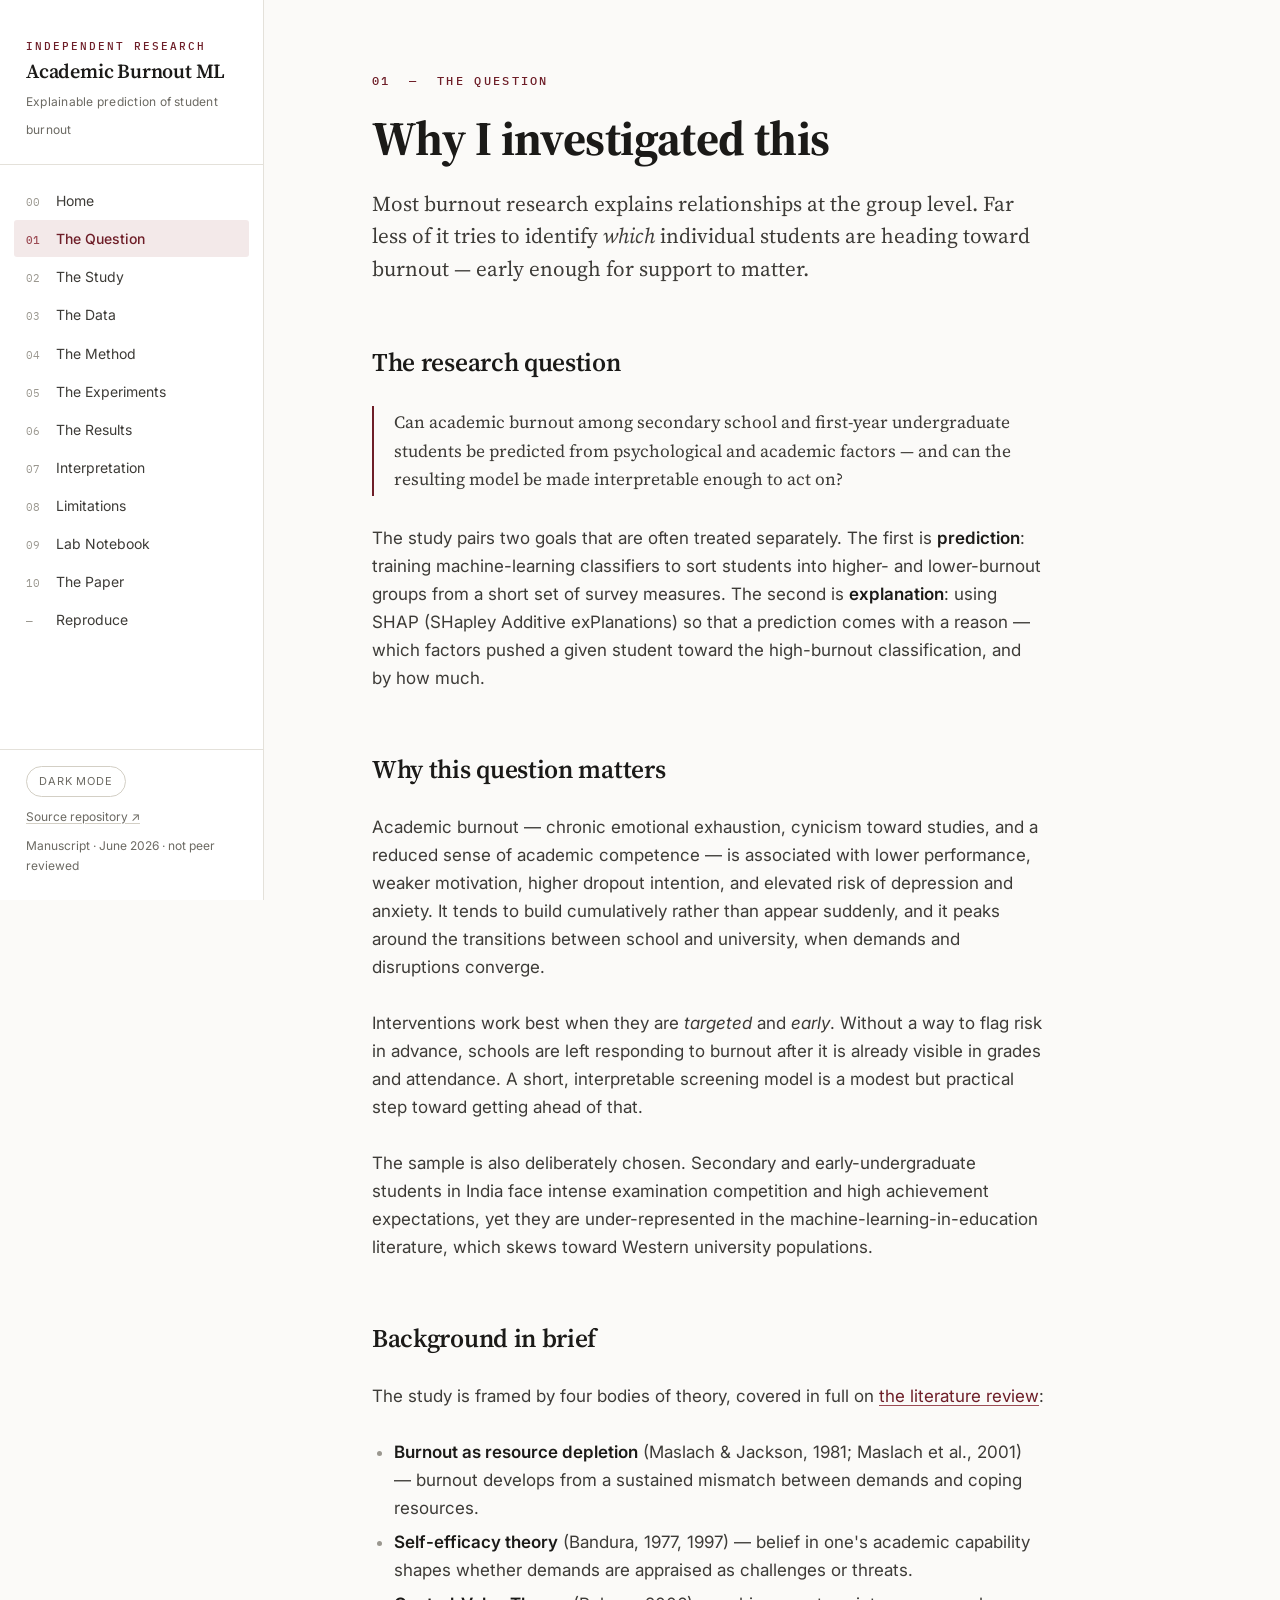
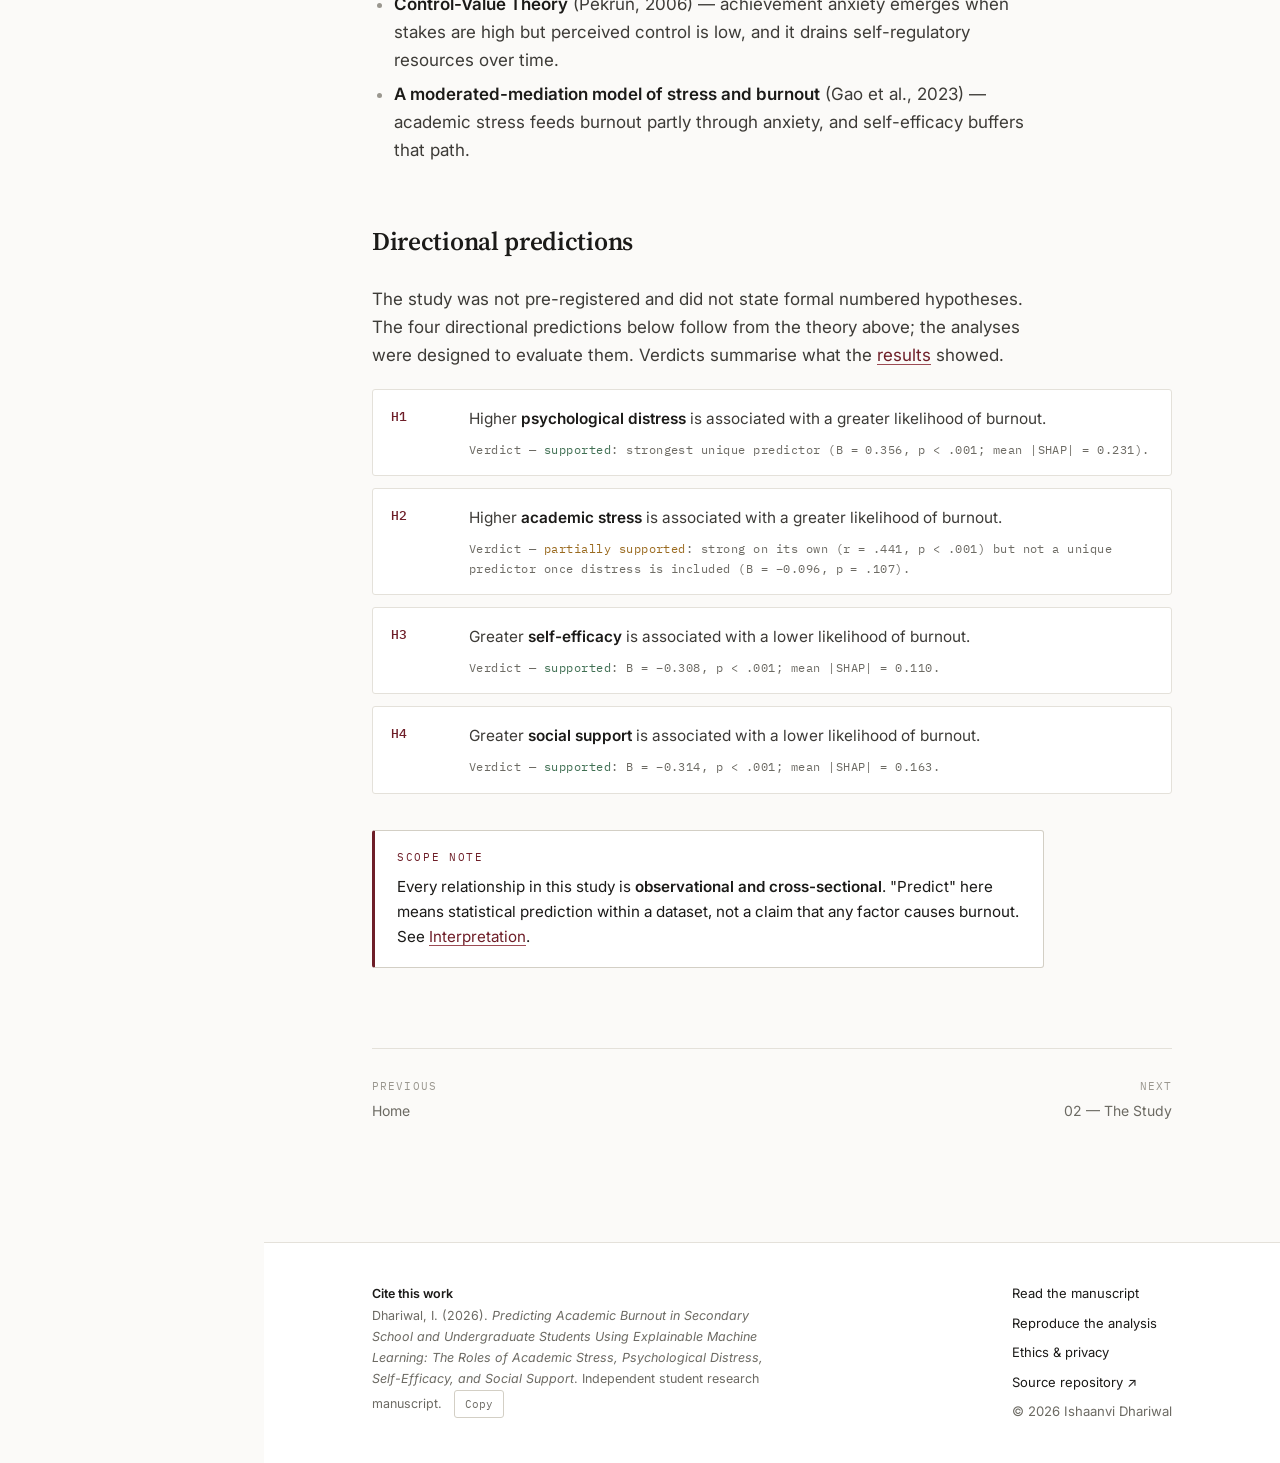
<file: question.html>
<!doctype html>
<html lang="en">
<head>
<meta charset="utf-8">
<meta name="viewport" content="width=device-width, initial-scale=1">
<title>The Question — Academic Burnout ML</title>
<meta name="description" content="The research question behind the study, why it matters, the theoretical background, and four directional hypotheses about risk and protective factors for academic burnout.">
<link rel="preconnect" href="https://fonts.googleapis.com">
<link rel="preconnect" href="https://fonts.gstatic.com" crossorigin>
<link href="https://fonts.googleapis.com/css2?family=IBM+Plex+Mono:wght@400;500&family=Inter:wght@400;500;600&family=Source+Serif+4:opsz,wght@8..60,400;8..60,600;8..60,700&display=swap" rel="stylesheet">
<link rel="stylesheet" href="assets/style.css">
<link rel="icon" href="data:image/svg+xml,%3Csvg xmlns='http://www.w3.org/2000/svg' viewBox='0 0 100 100'%3E%3Ctext y='.9em' font-size='90'%3E%F0%9F%A7%A0%3C/text%3E%3C/svg%3E">
</head>
<body>
<a class="skip" href="#main">Skip to content</a>

<div class="topbar">
  <span class="title">Academic Burnout ML</span>
  <button class="hamburger" data-nav-open aria-label="Open navigation" aria-expanded="false"><span></span></button>
</div>
<div class="scrim"></div>

<div class="layout">
  <aside class="sidebar">
    <div class="brand">
      <a href="index.html">
        <span class="mark">Independent Research</span>
        <span class="title">Academic Burnout ML</span>
        <span class="sub">Explainable prediction of student burnout</span>
      </a>
    </div>
    <nav class="nav" aria-label="Sections">
      <ol>
        <li><a href="index.html"><span class="n">00</span><span>Home</span></a></li>
        <li><a href="question.html"><span class="n">01</span><span>The Question</span></a></li>
        <li><a href="study.html"><span class="n">02</span><span>The Study</span></a></li>
        <li><a href="data.html"><span class="n">03</span><span>The Data</span></a></li>
        <li><a href="methods.html"><span class="n">04</span><span>The Method</span></a></li>
        <li><a href="experiments.html"><span class="n">05</span><span>The Experiments</span></a></li>
        <li><a href="results.html"><span class="n">06</span><span>The Results</span></a></li>
        <li><a href="interpretation.html"><span class="n">07</span><span>Interpretation</span></a></li>
        <li><a href="limitations.html"><span class="n">08</span><span>Limitations</span></a></li>
        <li><a href="notebook.html"><span class="n">09</span><span>Lab Notebook</span></a></li>
        <li><a href="paper.html"><span class="n">10</span><span>The Paper</span></a></li>
        <li><a href="reproducibility.html"><span class="n">—</span><span>Reproduce</span></a></li>
      </ol>
    </nav>
    <div class="sidebar-foot">
      <button class="theme-toggle" data-theme-toggle>Dark mode</button>
      <a href="https://github.com/ishaanvidhariwal/academic-burnout-ml">Source repository &#8599;</a>
      <span>Manuscript &middot; June 2026 &middot; not peer reviewed</span>
    </div>
  </aside>

  <div class="main">
    <main class="wrap page" id="main">

      <header class="page-head">
        <span class="eyebrow">01 &nbsp;&mdash;&nbsp; The Question</span>
        <h1>Why I investigated this</h1>
        <p class="lede">Most burnout research explains relationships at the group level. Far less of it
        tries to identify <em>which</em> individual students are heading toward burnout &mdash; early
        enough for support to matter.</p>
      </header>

      <div class="prose stack-md">
        <h2>The research question</h2>
        <blockquote>Can academic burnout among secondary school and first-year undergraduate
        students be predicted from psychological and academic factors &mdash; and can the
        resulting model be made interpretable enough to act on?</blockquote>

        <p>The study pairs two goals that are often treated separately. The first is
        <strong>prediction</strong>: training machine-learning classifiers to sort students into
        higher- and lower-burnout groups from a short set of survey measures. The second is
        <strong>explanation</strong>: using SHAP (SHapley Additive exPlanations) so that a
        prediction comes with a reason &mdash; which factors pushed a given student toward the
        high-burnout classification, and by how much.</p>

        <h2>Why this question matters</h2>
        <p>Academic burnout &mdash; chronic emotional exhaustion, cynicism toward studies, and a
        reduced sense of academic competence &mdash; is associated with lower performance, weaker
        motivation, higher dropout intention, and elevated risk of depression and anxiety. It
        tends to build cumulatively rather than appear suddenly, and it peaks around the
        transitions between school and university, when demands and disruptions converge.</p>
        <p>Interventions work best when they are <em>targeted</em> and <em>early</em>. Without a
        way to flag risk in advance, schools are left responding to burnout after it is already
        visible in grades and attendance. A short, interpretable screening model is a modest but
        practical step toward getting ahead of that.</p>
        <p>The sample is also deliberately chosen. Secondary and early-undergraduate students in
        India face intense examination competition and high achievement expectations, yet they
        are under-represented in the machine-learning-in-education literature, which skews toward
        Western university populations.</p>

        <h2>Background in brief</h2>
        <p>The study is framed by four bodies of theory, covered in full on
        <a href="paper.html#litreview">the literature review</a>:</p>
        <ul>
          <li><strong>Burnout as resource depletion</strong> (Maslach &amp; Jackson, 1981;
          Maslach et&nbsp;al., 2001) &mdash; burnout develops from a sustained mismatch between
          demands and coping resources.</li>
          <li><strong>Self-efficacy theory</strong> (Bandura, 1977, 1997) &mdash; belief in
          one's academic capability shapes whether demands are appraised as challenges or
          threats.</li>
          <li><strong>Control-Value Theory</strong> (Pekrun, 2006) &mdash; achievement anxiety
          emerges when stakes are high but perceived control is low, and it drains
          self-regulatory resources over time.</li>
          <li><strong>A moderated-mediation model of stress and burnout</strong> (Gao et&nbsp;al.,
          2023) &mdash; academic stress feeds burnout partly through anxiety, and self-efficacy
          buffers that path.</li>
        </ul>

        <h2>Directional predictions</h2>
        <p>The study was not pre-registered and did not state formal numbered hypotheses. The
        four directional predictions below follow from the theory above; the analyses were
        designed to evaluate them. Verdicts summarise what the
        <a href="results.html">results</a> showed.</p>
      </div>

      <div class="hlist">
        <div class="hrow">
          <div class="hid">H1</div>
          <div class="hbody">
            Higher <strong>psychological distress</strong> is associated with a greater
            likelihood of burnout.
            <div class="verdict">Verdict &mdash; <span class="yes">supported</span>:
            strongest unique predictor (B&nbsp;=&nbsp;0.356, p&nbsp;&lt;&nbsp;.001; mean&nbsp;|SHAP|&nbsp;=&nbsp;0.231).</div>
          </div>
        </div>
        <div class="hrow">
          <div class="hid">H2</div>
          <div class="hbody">
            Higher <strong>academic stress</strong> is associated with a greater likelihood of
            burnout.
            <div class="verdict">Verdict &mdash; <span class="partial">partially supported</span>:
            strong on its own (r&nbsp;=&nbsp;.441, p&nbsp;&lt;&nbsp;.001) but not a unique
            predictor once distress is included (B&nbsp;=&nbsp;&minus;0.096, p&nbsp;=&nbsp;.107).</div>
          </div>
        </div>
        <div class="hrow">
          <div class="hid">H3</div>
          <div class="hbody">
            Greater <strong>self-efficacy</strong> is associated with a lower likelihood of
            burnout.
            <div class="verdict">Verdict &mdash; <span class="yes">supported</span>:
            B&nbsp;=&nbsp;&minus;0.308, p&nbsp;&lt;&nbsp;.001; mean&nbsp;|SHAP|&nbsp;=&nbsp;0.110.</div>
          </div>
        </div>
        <div class="hrow">
          <div class="hid">H4</div>
          <div class="hbody">
            Greater <strong>social support</strong> is associated with a lower likelihood of
            burnout.
            <div class="verdict">Verdict &mdash; <span class="yes">supported</span>:
            B&nbsp;=&nbsp;&minus;0.314, p&nbsp;&lt;&nbsp;.001; mean&nbsp;|SHAP|&nbsp;=&nbsp;0.163.</div>
          </div>
        </div>
      </div>

      <div class="prose" style="margin-top:36px">
        <div class="callout">
          <span class="tag">Scope note</span>
          Every relationship in this study is <strong>observational and cross-sectional</strong>.
          "Predict" here means statistical prediction within a dataset, not a claim that any
          factor causes burnout. See <a href="interpretation.html">Interpretation</a>.
        </div>
      </div>

      <nav class="pager">
        <a href="index.html"><span class="dir">Previous</span>Home</a>
        <a class="next" href="study.html"><span class="dir">Next</span>02 &mdash; The Study</a>
      </nav>

    </main>

    <footer class="page-foot">
      <div class="wrap">
        <div class="cite" id="cite">
          <strong>Cite this work</strong><br>
          Dhariwal, I. (2026). <em>Predicting Academic Burnout in Secondary School and
          Undergraduate Students Using Explainable Machine Learning: The Roles of Academic
          Stress, Psychological Distress, Self-Efficacy, and Social Support</em>. Independent
          student research manuscript.
          <button class="copy-btn" data-copy="#cite">Copy</button>
        </div>
        <div class="flinks">
          <a href="paper.html">Read the manuscript</a>
          <a href="reproducibility.html">Reproduce the analysis</a>
          <a href="study.html#ethics">Ethics &amp; privacy</a>
          <a href="https://github.com/ishaanvidhariwal/academic-burnout-ml">Source repository &#8599;</a>
          <span class="muted small">&copy; <span data-year>2026</span> Ishaanvi Dhariwal</span>
        </div>
      </div>
    </footer>
  </div>
</div>

<script src="assets/app.js"></script>
</body>
</html>
</file>
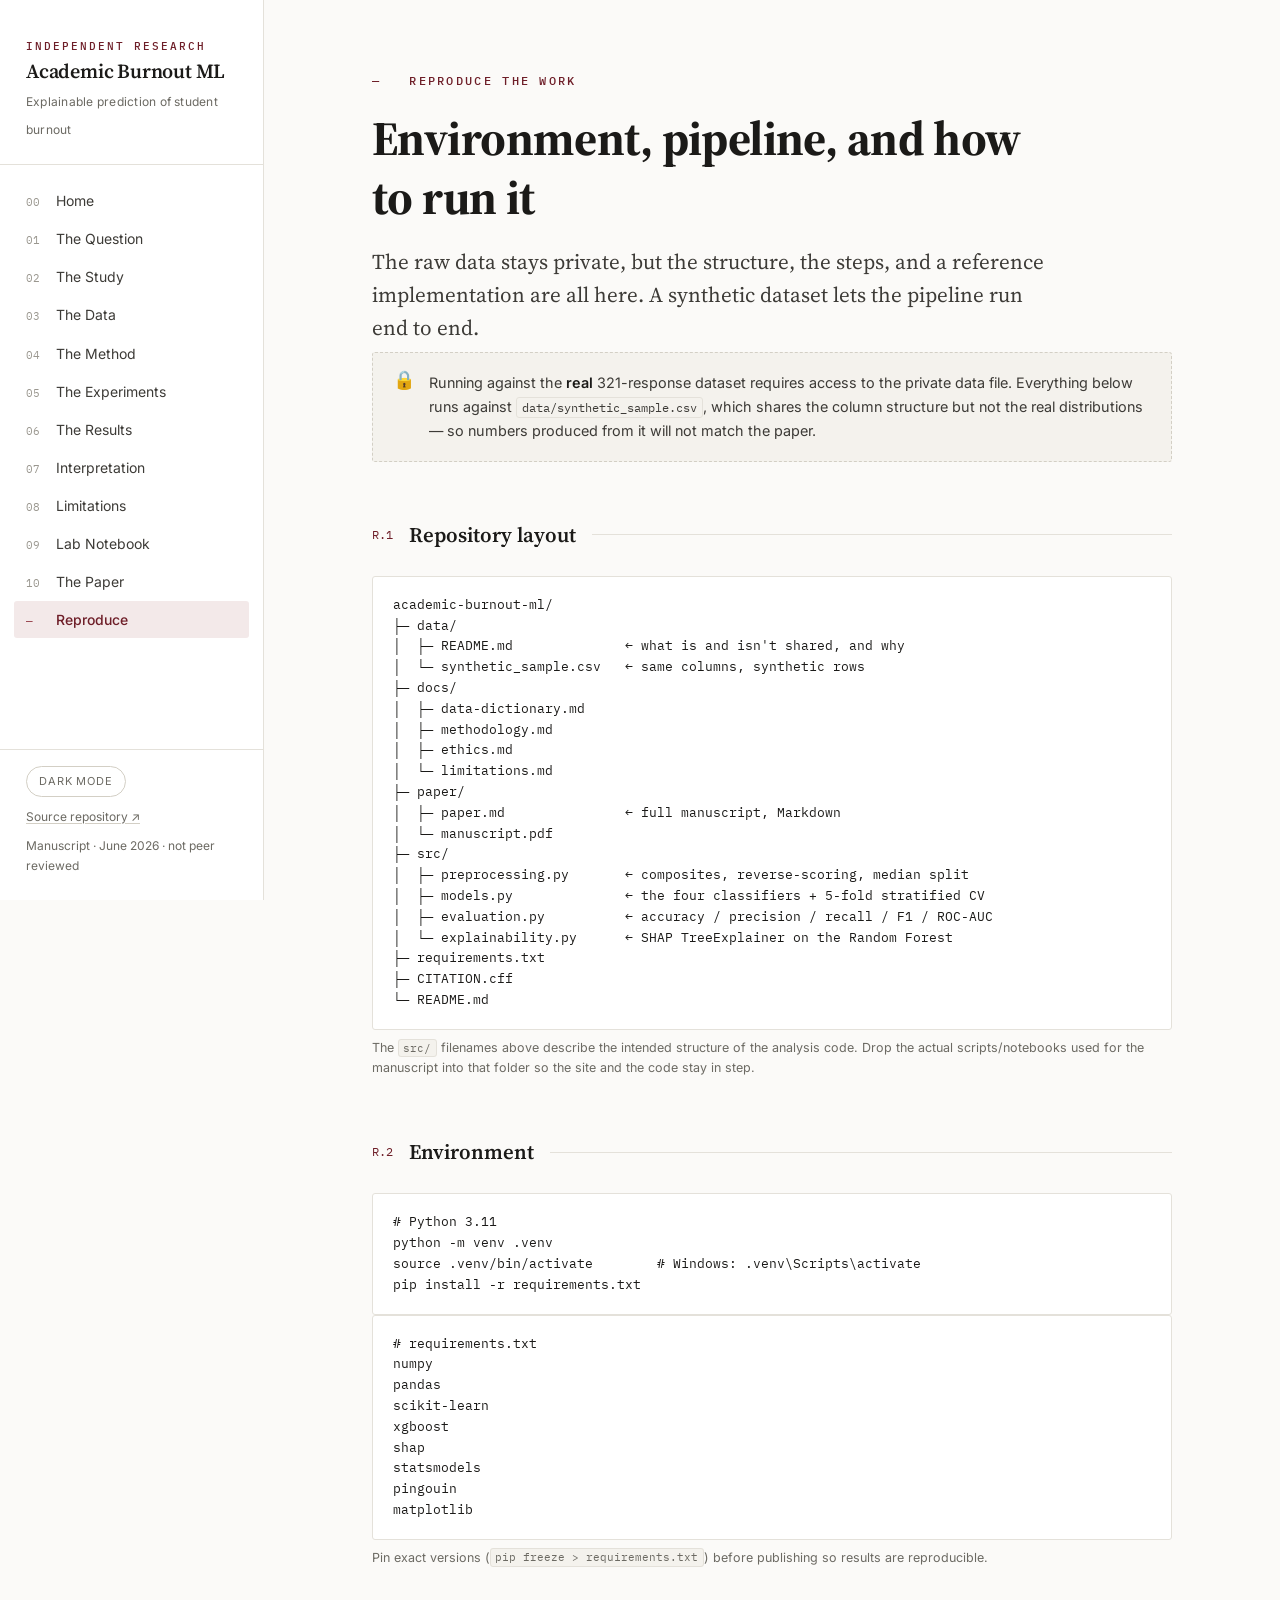
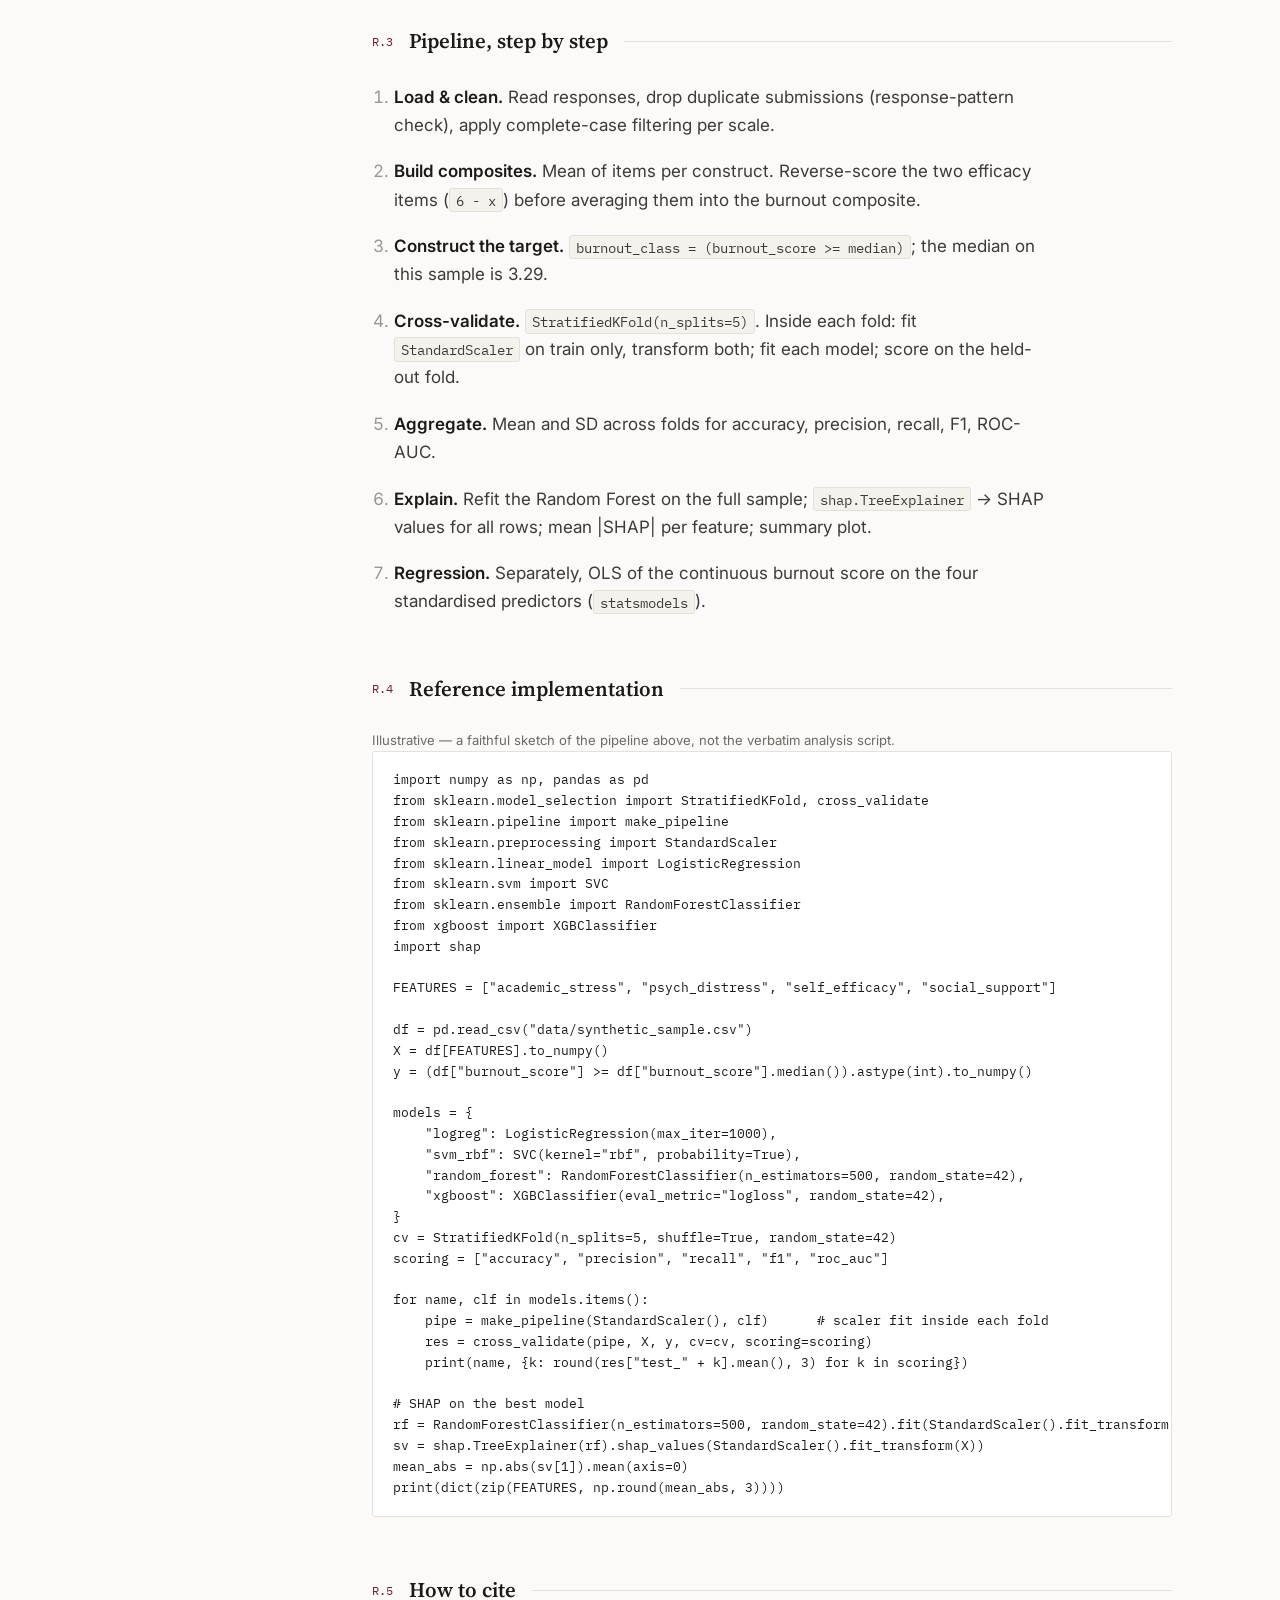
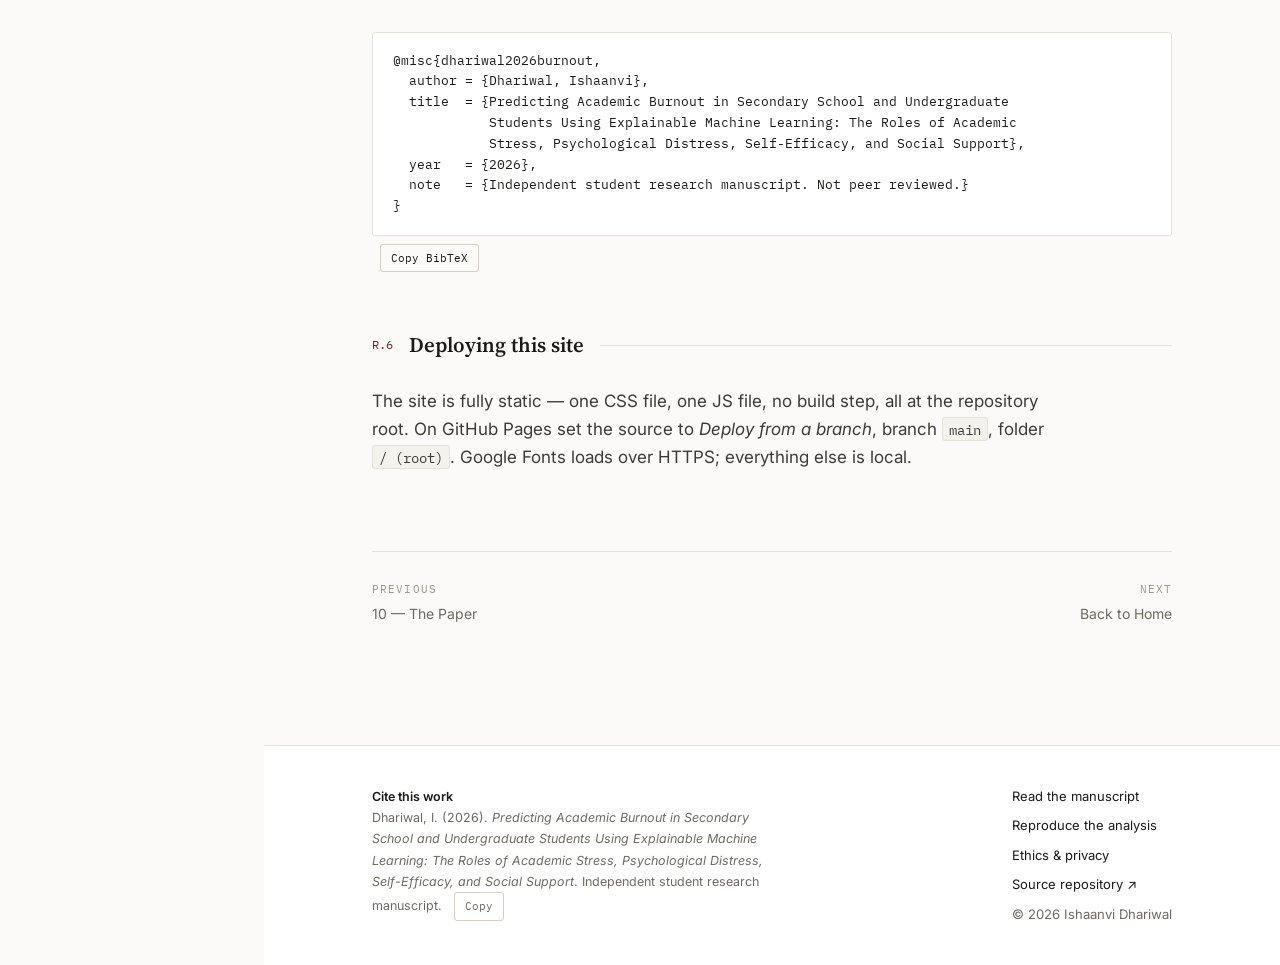
<file: reproducibility.html>
<!doctype html>
<html lang="en">
<head>
<meta charset="utf-8">
<meta name="viewport" content="width=device-width, initial-scale=1">
<title>Reproduce the Work — Academic Burnout ML</title>
<meta name="description" content="Repository layout, Python environment, the analysis pipeline step by step, a reference implementation, and how to cite the work.">
<link rel="preconnect" href="https://fonts.googleapis.com">
<link rel="preconnect" href="https://fonts.gstatic.com" crossorigin>
<link href="https://fonts.googleapis.com/css2?family=IBM+Plex+Mono:wght@400;500&family=Inter:wght@400;500;600&family=Source+Serif+4:opsz,wght@8..60,400;8..60,600;8..60,700&display=swap" rel="stylesheet">
<link rel="stylesheet" href="assets/style.css">
<link rel="icon" href="data:image/svg+xml,%3Csvg xmlns='http://www.w3.org/2000/svg' viewBox='0 0 100 100'%3E%3Ctext y='.9em' font-size='90'%3E%F0%9F%A7%A0%3C/text%3E%3C/svg%3E">
</head>
<body>
<a class="skip" href="#main">Skip to content</a>

<div class="topbar">
  <span class="title">Academic Burnout ML</span>
  <button class="hamburger" data-nav-open aria-label="Open navigation" aria-expanded="false"><span></span></button>
</div>
<div class="scrim"></div>

<div class="layout">
  <aside class="sidebar">
    <div class="brand">
      <a href="index.html">
        <span class="mark">Independent Research</span>
        <span class="title">Academic Burnout ML</span>
        <span class="sub">Explainable prediction of student burnout</span>
      </a>
    </div>
    <nav class="nav" aria-label="Sections">
      <ol>
        <li><a href="index.html"><span class="n">00</span><span>Home</span></a></li>
        <li><a href="question.html"><span class="n">01</span><span>The Question</span></a></li>
        <li><a href="study.html"><span class="n">02</span><span>The Study</span></a></li>
        <li><a href="data.html"><span class="n">03</span><span>The Data</span></a></li>
        <li><a href="methods.html"><span class="n">04</span><span>The Method</span></a></li>
        <li><a href="experiments.html"><span class="n">05</span><span>The Experiments</span></a></li>
        <li><a href="results.html"><span class="n">06</span><span>The Results</span></a></li>
        <li><a href="interpretation.html"><span class="n">07</span><span>Interpretation</span></a></li>
        <li><a href="limitations.html"><span class="n">08</span><span>Limitations</span></a></li>
        <li><a href="notebook.html"><span class="n">09</span><span>Lab Notebook</span></a></li>
        <li><a href="paper.html"><span class="n">10</span><span>The Paper</span></a></li>
        <li><a href="reproducibility.html"><span class="n">—</span><span>Reproduce</span></a></li>
      </ol>
    </nav>
    <div class="sidebar-foot">
      <button class="theme-toggle" data-theme-toggle>Dark mode</button>
      <a href="https://github.com/ishaanvidhariwal/academic-burnout-ml">Source repository &#8599;</a>
      <span>Manuscript &middot; June 2026 &middot; not peer reviewed</span>
    </div>
  </aside>

  <div class="main">
    <main class="wrap page" id="main">

      <header class="page-head">
        <span class="eyebrow">&mdash; &nbsp; Reproduce the Work</span>
        <h1>Environment, pipeline, and how to run it</h1>
        <p class="lede">The raw data stays private, but the structure, the steps, and a
        reference implementation are all here. A synthetic dataset lets the pipeline run end to
        end.</p>
      </header>

      <div class="privacy-lock">
        <span class="ico">&#128274;</span>
        <div>
          Running against the <strong>real</strong> 321-response dataset requires access to the
          private data file. Everything below runs against
          <code>data/synthetic_sample.csv</code>, which shares the column structure but not the
          real distributions &mdash; so numbers produced from it will not match the paper.
        </div>
      </div>

      <div class="divider-num"><span class="dn">R.1</span><span class="dl">Repository layout</span></div>
      <pre><code>academic-burnout-ml/
&#9500;&#9472; data/
&#9474;  &#9500;&#9472; README.md              &#8592; what is and isn't shared, and why
&#9474;  &#9492;&#9472; synthetic_sample.csv   &#8592; same columns, synthetic rows
&#9500;&#9472; docs/
&#9474;  &#9500;&#9472; data-dictionary.md
&#9474;  &#9500;&#9472; methodology.md
&#9474;  &#9500;&#9472; ethics.md
&#9474;  &#9492;&#9472; limitations.md
&#9500;&#9472; paper/
&#9474;  &#9500;&#9472; paper.md               &#8592; full manuscript, Markdown
&#9474;  &#9492;&#9472; manuscript.pdf
&#9500;&#9472; src/
&#9474;  &#9500;&#9472; preprocessing.py       &#8592; composites, reverse-scoring, median split
&#9474;  &#9500;&#9472; models.py              &#8592; the four classifiers + 5-fold stratified CV
&#9474;  &#9500;&#9472; evaluation.py          &#8592; accuracy / precision / recall / F1 / ROC-AUC
&#9474;  &#9492;&#9472; explainability.py      &#8592; SHAP TreeExplainer on the Random Forest
&#9500;&#9472; requirements.txt
&#9500;&#9472; CITATION.cff
&#9492;&#9472; README.md</code></pre>
      <p class="tnote">The <code>src/</code> filenames above describe the intended structure of
      the analysis code. Drop the actual scripts/notebooks used for the manuscript into that
      folder so the site and the code stay in step.</p>

      <div class="divider-num"><span class="dn">R.2</span><span class="dl">Environment</span></div>
      <pre><code># Python 3.11
python -m venv .venv
source .venv/bin/activate        # Windows: .venv\Scripts\activate
pip install -r requirements.txt</code></pre>
      <pre><code># requirements.txt
numpy
pandas
scikit-learn
xgboost
shap
statsmodels
pingouin
matplotlib</code></pre>
      <p class="tnote">Pin exact versions (<code>pip freeze &gt; requirements.txt</code>) before
      publishing so results are reproducible.</p>

      <div class="divider-num"><span class="dn">R.3</span><span class="dl">Pipeline, step by step</span></div>
      <ol class="prose">
        <li><strong>Load &amp; clean.</strong> Read responses, drop duplicate submissions
        (response-pattern check), apply complete-case filtering per scale.</li>
        <li><strong>Build composites.</strong> Mean of items per construct. Reverse-score the two
        efficacy items (<code>6 - x</code>) before averaging them into the burnout composite.</li>
        <li><strong>Construct the target.</strong> <code>burnout_class = (burnout_score &gt;=
        median)</code>; the median on this sample is 3.29.</li>
        <li><strong>Cross-validate.</strong> <code>StratifiedKFold(n_splits=5)</code>. Inside
        each fold: fit <code>StandardScaler</code> on train only, transform both; fit each model;
        score on the held-out fold.</li>
        <li><strong>Aggregate.</strong> Mean and SD across folds for accuracy, precision, recall,
        F1, ROC-AUC.</li>
        <li><strong>Explain.</strong> Refit the Random Forest on the full sample;
        <code>shap.TreeExplainer</code> &rarr; SHAP values for all rows; mean |SHAP| per feature;
        summary plot.</li>
        <li><strong>Regression.</strong> Separately, OLS of the continuous burnout score on the
        four standardised predictors (<code>statsmodels</code>).</li>
      </ol>

      <div class="divider-num"><span class="dn">R.4</span><span class="dl">Reference implementation</span></div>
      <p class="prose small muted">Illustrative &mdash; a faithful sketch of the pipeline above,
      not the verbatim analysis script.</p>
      <pre><code>import numpy as np, pandas as pd
from sklearn.model_selection import StratifiedKFold, cross_validate
from sklearn.pipeline import make_pipeline
from sklearn.preprocessing import StandardScaler
from sklearn.linear_model import LogisticRegression
from sklearn.svm import SVC
from sklearn.ensemble import RandomForestClassifier
from xgboost import XGBClassifier
import shap

FEATURES = ["academic_stress", "psych_distress", "self_efficacy", "social_support"]

df = pd.read_csv("data/synthetic_sample.csv")
X = df[FEATURES].to_numpy()
y = (df["burnout_score"] &gt;= df["burnout_score"].median()).astype(int).to_numpy()

models = {
    "logreg": LogisticRegression(max_iter=1000),
    "svm_rbf": SVC(kernel="rbf", probability=True),
    "random_forest": RandomForestClassifier(n_estimators=500, random_state=42),
    "xgboost": XGBClassifier(eval_metric="logloss", random_state=42),
}
cv = StratifiedKFold(n_splits=5, shuffle=True, random_state=42)
scoring = ["accuracy", "precision", "recall", "f1", "roc_auc"]

for name, clf in models.items():
    pipe = make_pipeline(StandardScaler(), clf)      # scaler fit inside each fold
    res = cross_validate(pipe, X, y, cv=cv, scoring=scoring)
    print(name, {k: round(res["test_" + k].mean(), 3) for k in scoring})

# SHAP on the best model
rf = RandomForestClassifier(n_estimators=500, random_state=42).fit(StandardScaler().fit_transform(X), y)
sv = shap.TreeExplainer(rf).shap_values(StandardScaler().fit_transform(X))
mean_abs = np.abs(sv[1]).mean(axis=0)
print(dict(zip(FEATURES, np.round(mean_abs, 3))))</code></pre>

      <div class="divider-num"><span class="dn">R.5</span><span class="dl">How to cite</span></div>
      <pre id="bibtex"><code>@misc{dhariwal2026burnout,
  author = {Dhariwal, Ishaanvi},
  title  = {Predicting Academic Burnout in Secondary School and Undergraduate
            Students Using Explainable Machine Learning: The Roles of Academic
            Stress, Psychological Distress, Self-Efficacy, and Social Support},
  year   = {2026},
  note   = {Independent student research manuscript. Not peer reviewed.}
}</code></pre>
      <button class="copy-btn" data-copy="#bibtex" style="margin-top:8px">Copy BibTeX</button>

      <div class="divider-num"><span class="dn">R.6</span><span class="dl">Deploying this site</span></div>
      <div class="prose">
        <p>The site is fully static &mdash; one CSS file, one JS file, no build step, all at the
        repository root. On GitHub Pages set the source to <em>Deploy from a branch</em>, branch
        <code>main</code>, folder <code>/ (root)</code>. Google Fonts loads over HTTPS; everything
        else is local.</p>
      </div>

      <nav class="pager">
        <a href="paper.html"><span class="dir">Previous</span>10 &mdash; The Paper</a>
        <a class="next" href="index.html"><span class="dir">Next</span>Back to Home</a>
      </nav>

    </main>

    <footer class="page-foot">
      <div class="wrap">
        <div class="cite" id="cite">
          <strong>Cite this work</strong><br>
          Dhariwal, I. (2026). <em>Predicting Academic Burnout in Secondary School and
          Undergraduate Students Using Explainable Machine Learning: The Roles of Academic
          Stress, Psychological Distress, Self-Efficacy, and Social Support</em>. Independent
          student research manuscript.
          <button class="copy-btn" data-copy="#cite">Copy</button>
        </div>
        <div class="flinks">
          <a href="paper.html">Read the manuscript</a>
          <a href="reproducibility.html">Reproduce the analysis</a>
          <a href="study.html#ethics">Ethics &amp; privacy</a>
          <a href="https://github.com/ishaanvidhariwal/academic-burnout-ml">Source repository &#8599;</a>
          <span class="muted small">&copy; <span data-year>2026</span> Ishaanvi Dhariwal</span>
        </div>
      </div>
    </footer>
  </div>
</div>

<script src="assets/app.js"></script>
</body>
</html>
</file>
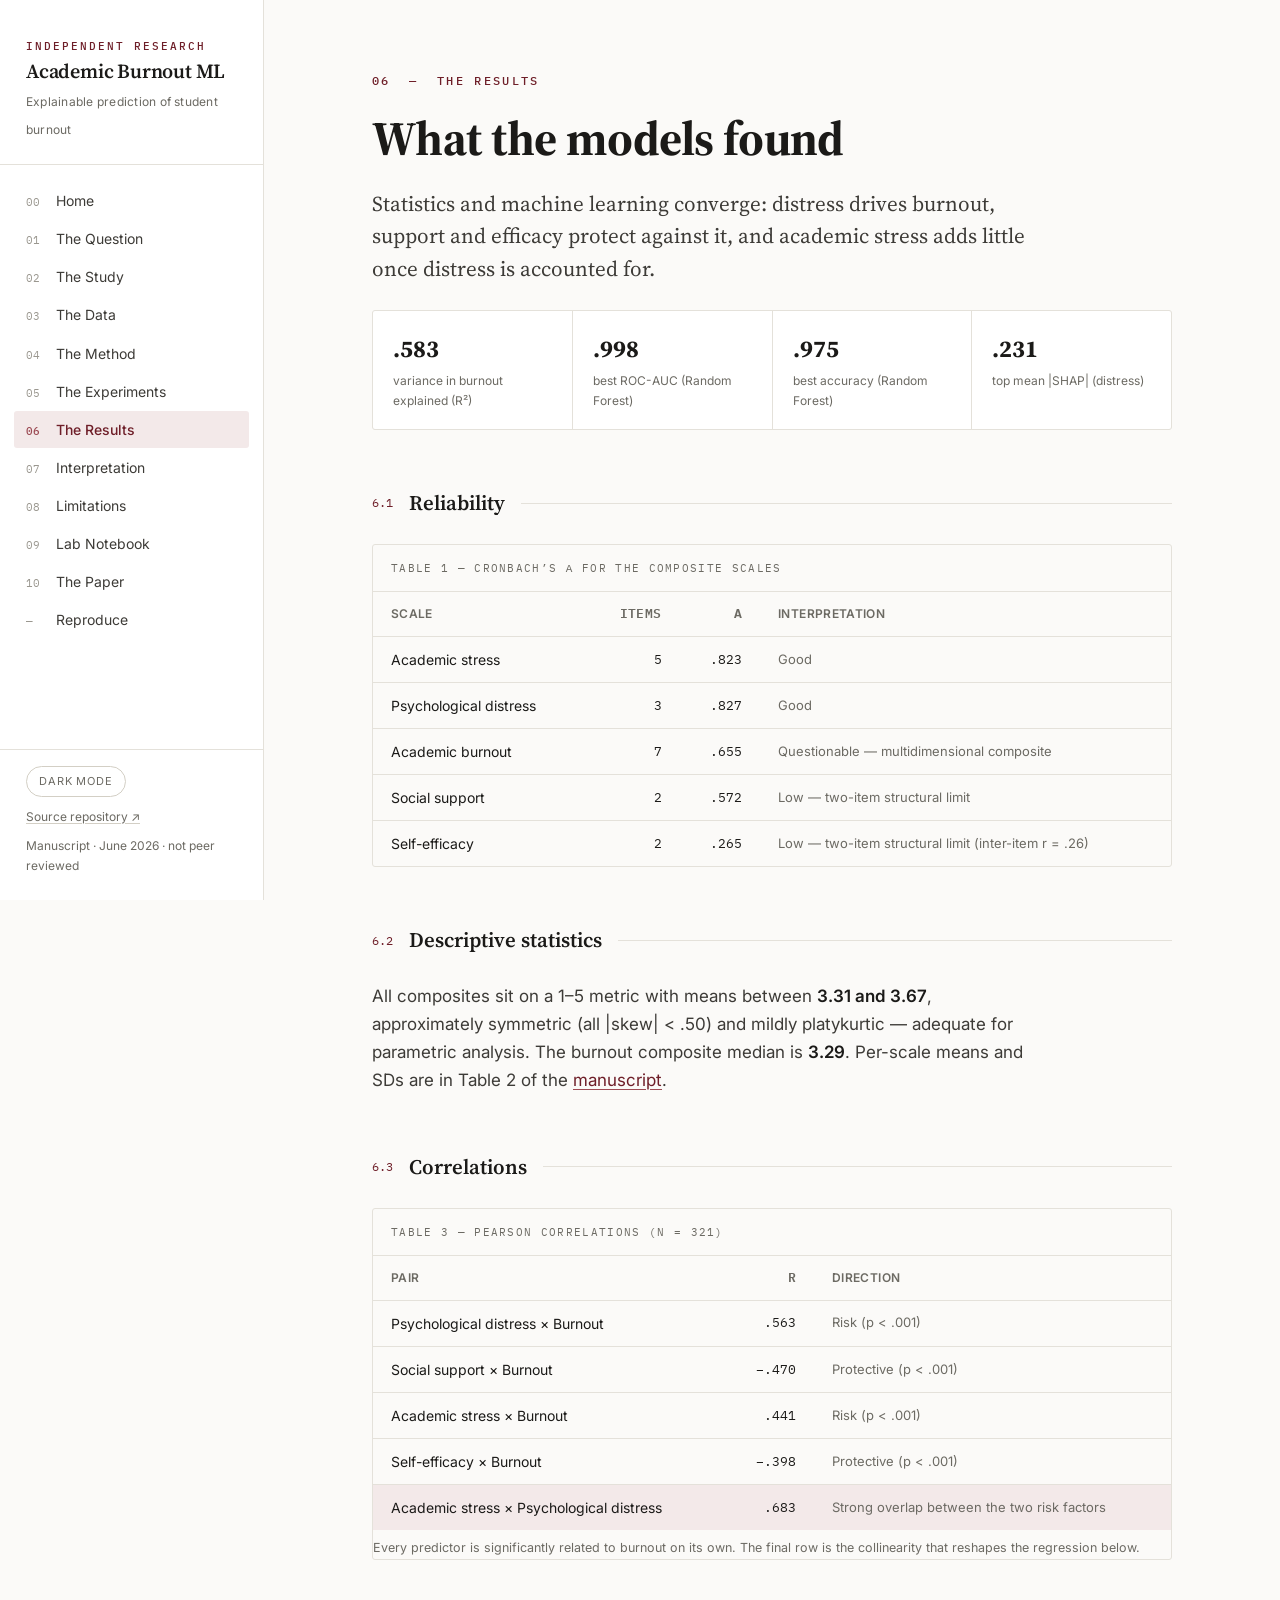
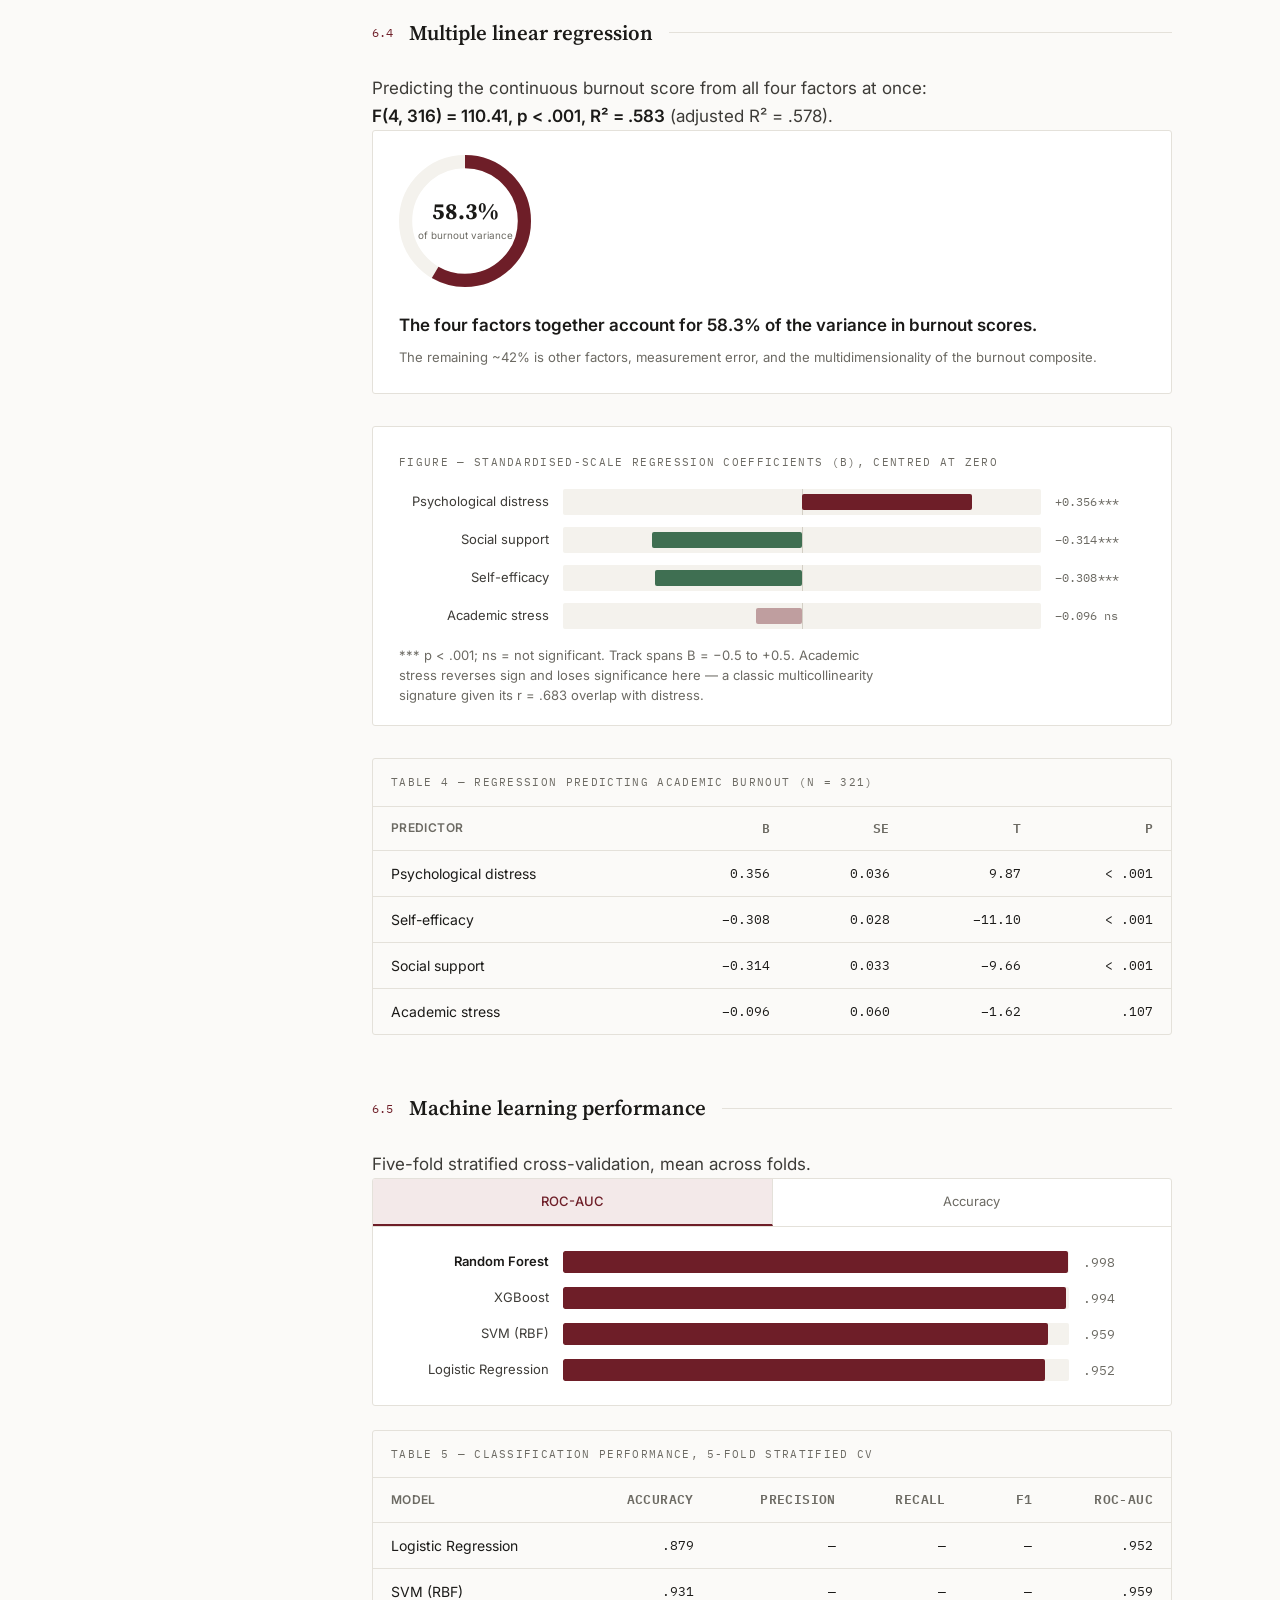
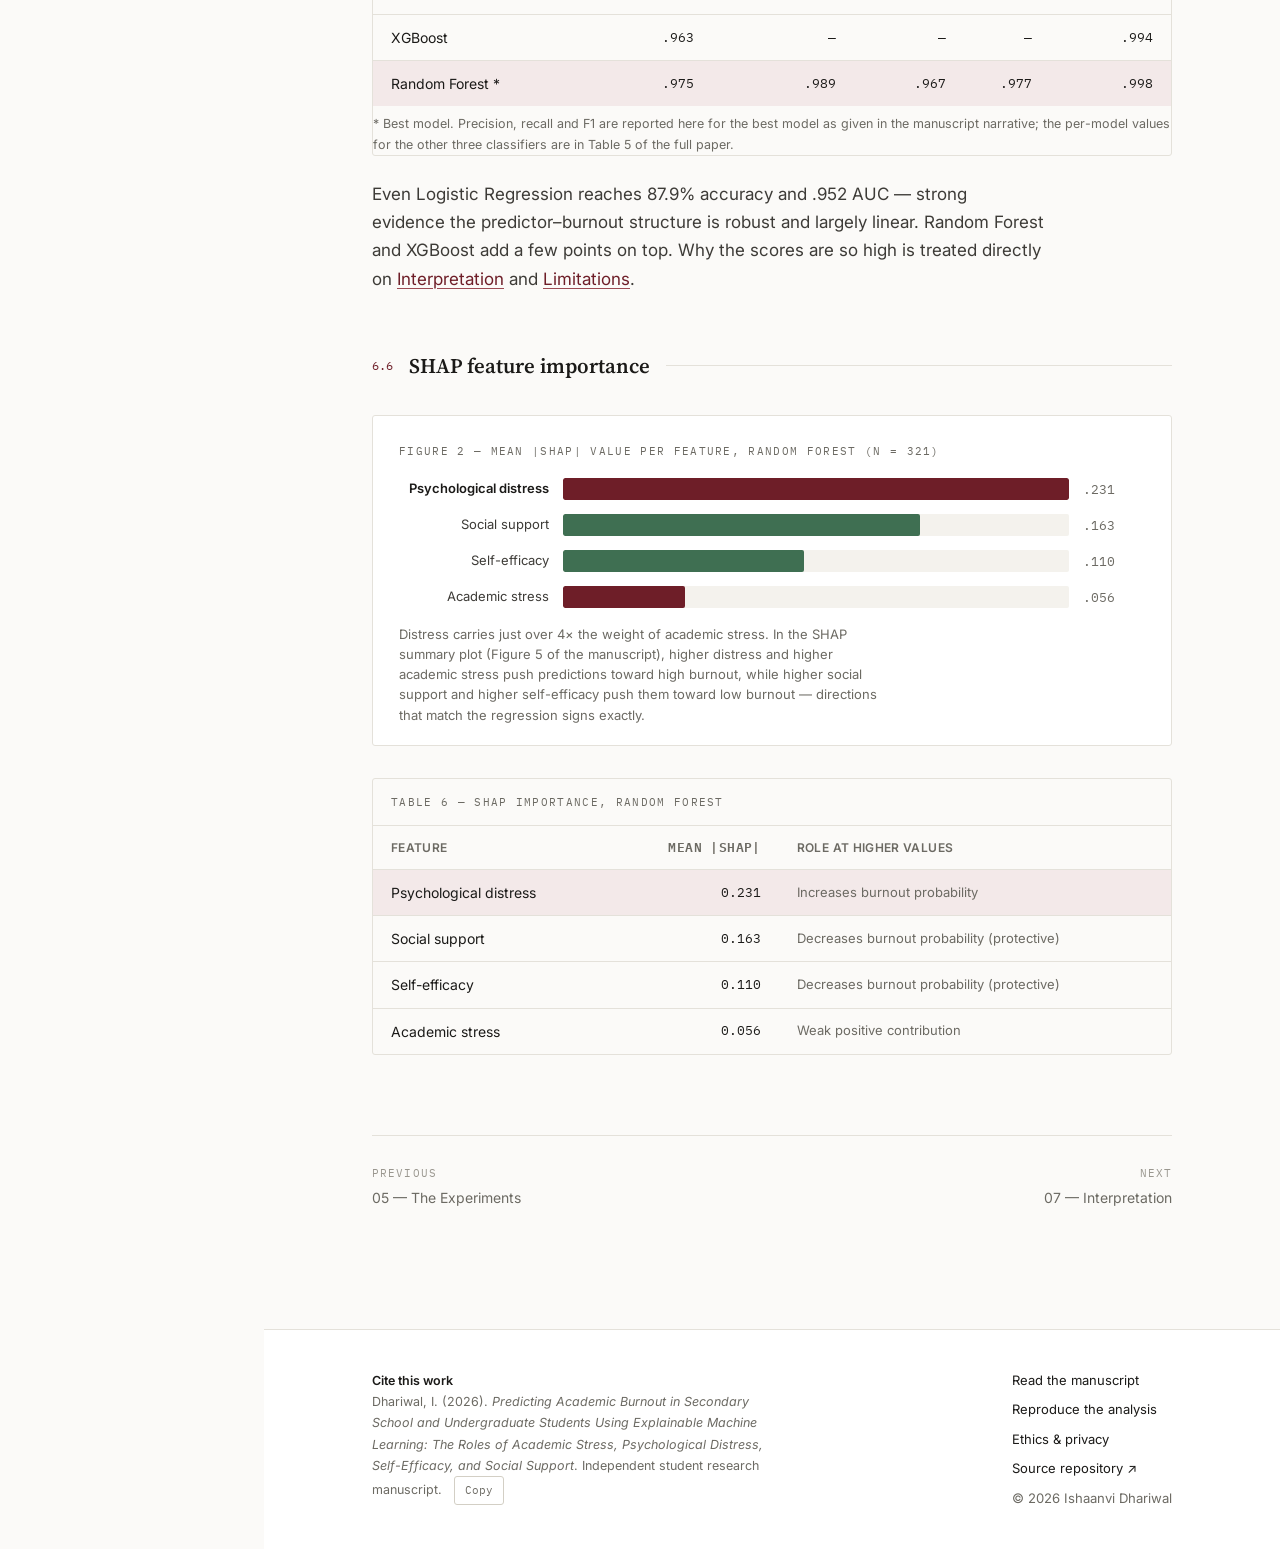
<file: results.html>
<!doctype html>
<html lang="en">
<head>
<meta charset="utf-8">
<meta name="viewport" content="width=device-width, initial-scale=1">
<title>The Results — Academic Burnout ML</title>
<meta name="description" content="Reliability, descriptive statistics, correlations, multiple linear regression (R2 = .583), machine learning model performance, and SHAP feature importance.">
<link rel="preconnect" href="https://fonts.googleapis.com">
<link rel="preconnect" href="https://fonts.gstatic.com" crossorigin>
<link href="https://fonts.googleapis.com/css2?family=IBM+Plex+Mono:wght@400;500&family=Inter:wght@400;500;600&family=Source+Serif+4:opsz,wght@8..60,400;8..60,600;8..60,700&display=swap" rel="stylesheet">
<link rel="stylesheet" href="assets/style.css">
<link rel="icon" href="data:image/svg+xml,%3Csvg xmlns='http://www.w3.org/2000/svg' viewBox='0 0 100 100'%3E%3Ctext y='.9em' font-size='90'%3E%F0%9F%A7%A0%3C/text%3E%3C/svg%3E">
</head>
<body>
<a class="skip" href="#main">Skip to content</a>

<div class="topbar">
  <span class="title">Academic Burnout ML</span>
  <button class="hamburger" data-nav-open aria-label="Open navigation" aria-expanded="false"><span></span></button>
</div>
<div class="scrim"></div>

<div class="layout">
  <aside class="sidebar">
    <div class="brand">
      <a href="index.html">
        <span class="mark">Independent Research</span>
        <span class="title">Academic Burnout ML</span>
        <span class="sub">Explainable prediction of student burnout</span>
      </a>
    </div>
    <nav class="nav" aria-label="Sections">
      <ol>
        <li><a href="index.html"><span class="n">00</span><span>Home</span></a></li>
        <li><a href="question.html"><span class="n">01</span><span>The Question</span></a></li>
        <li><a href="study.html"><span class="n">02</span><span>The Study</span></a></li>
        <li><a href="data.html"><span class="n">03</span><span>The Data</span></a></li>
        <li><a href="methods.html"><span class="n">04</span><span>The Method</span></a></li>
        <li><a href="experiments.html"><span class="n">05</span><span>The Experiments</span></a></li>
        <li><a href="results.html"><span class="n">06</span><span>The Results</span></a></li>
        <li><a href="interpretation.html"><span class="n">07</span><span>Interpretation</span></a></li>
        <li><a href="limitations.html"><span class="n">08</span><span>Limitations</span></a></li>
        <li><a href="notebook.html"><span class="n">09</span><span>Lab Notebook</span></a></li>
        <li><a href="paper.html"><span class="n">10</span><span>The Paper</span></a></li>
        <li><a href="reproducibility.html"><span class="n">—</span><span>Reproduce</span></a></li>
      </ol>
    </nav>
    <div class="sidebar-foot">
      <button class="theme-toggle" data-theme-toggle>Dark mode</button>
      <a href="https://github.com/ishaanvidhariwal/academic-burnout-ml">Source repository &#8599;</a>
      <span>Manuscript &middot; June 2026 &middot; not peer reviewed</span>
    </div>
  </aside>

  <div class="main">
    <main class="wrap page" id="main">

      <header class="page-head">
        <span class="eyebrow">06 &nbsp;&mdash;&nbsp; The Results</span>
        <h1>What the models found</h1>
        <p class="lede">Statistics and machine learning converge: distress drives burnout,
        support and efficacy protect against it, and academic stress adds little once distress
        is accounted for.</p>
      </header>

      <div class="kpis">
        <div class="kpi"><div class="kv">.583</div><div class="kl">variance in burnout explained (R&sup2;)</div></div>
        <div class="kpi"><div class="kv">.998</div><div class="kl">best ROC-AUC (Random Forest)</div></div>
        <div class="kpi"><div class="kv">.975</div><div class="kl">best accuracy (Random Forest)</div></div>
        <div class="kpi"><div class="kv">.231</div><div class="kl">top mean |SHAP| (distress)</div></div>
      </div>

      <div class="divider-num"><span class="dn">6.1</span><span class="dl">Reliability</span></div>
      <div class="table-wrap">
        <table class="data">
          <caption>Table 1 &mdash; Cronbach&rsquo;s &alpha; for the composite scales</caption>
          <thead><tr><th>Scale</th><th class="num">Items</th><th class="num">&alpha;</th><th>Interpretation</th></tr></thead>
          <tbody>
            <tr><td>Academic stress</td><td class="num">5</td><td class="num">.823</td><td class="note-cell">Good</td></tr>
            <tr><td>Psychological distress</td><td class="num">3</td><td class="num">.827</td><td class="note-cell">Good</td></tr>
            <tr><td>Academic burnout</td><td class="num">7</td><td class="num">.655</td><td class="note-cell">Questionable &mdash; multidimensional composite</td></tr>
            <tr><td>Social support</td><td class="num">2</td><td class="num">.572</td><td class="note-cell">Low &mdash; two-item structural limit</td></tr>
            <tr><td>Self-efficacy</td><td class="num">2</td><td class="num">.265</td><td class="note-cell">Low &mdash; two-item structural limit (inter-item r = .26)</td></tr>
          </tbody>
        </table>
      </div>

      <div class="divider-num"><span class="dn">6.2</span><span class="dl">Descriptive statistics</span></div>
      <div class="prose">
        <p>All composites sit on a 1&ndash;5 metric with means between <strong>3.31 and 3.67</strong>,
        approximately symmetric (all |skew|&nbsp;&lt;&nbsp;.50) and mildly platykurtic &mdash;
        adequate for parametric analysis. The burnout composite median is <strong>3.29</strong>.
        Per-scale means and SDs are in Table&nbsp;2 of the <a href="paper.html">manuscript</a>.</p>
      </div>

      <div class="divider-num"><span class="dn">6.3</span><span class="dl">Correlations</span></div>
      <div class="table-wrap">
        <table class="data">
          <caption>Table 3 &mdash; Pearson correlations (N = 321)</caption>
          <thead><tr><th>Pair</th><th class="num">r</th><th>Direction</th></tr></thead>
          <tbody>
            <tr><td>Psychological distress &times; Burnout</td><td class="num">.563</td><td class="note-cell">Risk (p &lt; .001)</td></tr>
            <tr><td>Social support &times; Burnout</td><td class="num">&minus;.470</td><td class="note-cell">Protective (p &lt; .001)</td></tr>
            <tr><td>Academic stress &times; Burnout</td><td class="num">.441</td><td class="note-cell">Risk (p &lt; .001)</td></tr>
            <tr><td>Self-efficacy &times; Burnout</td><td class="num">&minus;.398</td><td class="note-cell">Protective (p &lt; .001)</td></tr>
            <tr class="hi"><td>Academic stress &times; Psychological distress</td><td class="num">.683</td><td class="note-cell">Strong overlap between the two risk factors</td></tr>
          </tbody>
        </table>
        <p class="tnote">Every predictor is significantly related to burnout on its own. The final
        row is the collinearity that reshapes the regression below.</p>
      </div>

      <div class="divider-num" id="regression"><span class="dn">6.4</span><span class="dl">Multiple linear regression</span></div>
      <div class="prose stack-md">
        <p>Predicting the continuous burnout score from all four factors at once:
        <strong>F(4,&nbsp;316)&nbsp;=&nbsp;110.41, p&nbsp;&lt;&nbsp;.001, R&sup2;&nbsp;=&nbsp;.583</strong>
        (adjusted R&sup2;&nbsp;=&nbsp;.578).</p>
      </div>

      <div class="donut-wrap card">
        <svg class="donut" viewBox="0 0 120 120" role="img" aria-label="R-squared is 0.583">
          <circle cx="60" cy="60" r="54" fill="none" stroke="var(--surface-2)" stroke-width="12"></circle>
          <circle cx="60" cy="60" r="54" fill="none" stroke="var(--accent)" stroke-width="12"
                  stroke-dasharray="197.8 141.5" stroke-dashoffset="0"
                  transform="rotate(-90 60 60)" stroke-linecap="butt"></circle>
          <text x="60" y="58" text-anchor="middle" font-family="var(--serif)" font-size="21" font-weight="700" fill="var(--ink)">58.3%</text>
          <text x="60" y="76" text-anchor="middle" font-family="var(--sans)" font-size="9" fill="var(--muted)">of burnout variance</text>
        </svg>
        <div>
          <p style="margin:0 0 8px"><strong>The four factors together account for 58.3% of the
          variance in burnout scores.</strong></p>
          <p class="small muted" style="margin:0">The remaining ~42% is other factors, measurement
          error, and the multidimensionality of the burnout composite.</p>
        </div>
      </div>

      <figure class="fig">
        <div class="fig-head">Figure &mdash; Standardised-scale regression coefficients (B), centred at zero</div>
        <div class="divchart">
          <div class="drow"><div class="dlabel">Psychological distress</div><div class="dtrack"><div class="dmid"></div><div class="dfill" style="left:50%;width:35.6%"></div></div><div class="dval">+0.356&#8202;***</div></div>
          <div class="drow"><div class="dlabel">Social support</div><div class="dtrack"><div class="dmid"></div><div class="dfill protective" style="left:18.6%;width:31.4%"></div></div><div class="dval">&minus;0.314&#8202;***</div></div>
          <div class="drow"><div class="dlabel">Self-efficacy</div><div class="dtrack"><div class="dmid"></div><div class="dfill protective" style="left:19.2%;width:30.8%"></div></div><div class="dval">&minus;0.308&#8202;***</div></div>
          <div class="drow"><div class="dlabel">Academic stress</div><div class="dtrack"><div class="dmid"></div><div class="dfill" style="left:40.4%;width:9.6%;opacity:.4"></div></div><div class="dval">&minus;0.096 ns</div></div>
        </div>
        <figcaption>*** p&nbsp;&lt;&nbsp;.001; ns = not significant. Track spans B&nbsp;=&nbsp;&minus;0.5
        to +0.5. Academic stress reverses sign and loses significance here &mdash; a classic
        multicollinearity signature given its r&nbsp;=&nbsp;.683 overlap with distress.</figcaption>
      </figure>

      <div class="table-wrap">
        <table class="data">
          <caption>Table 4 &mdash; Regression predicting academic burnout (N = 321)</caption>
          <thead><tr><th>Predictor</th><th class="num">B</th><th class="num">SE</th><th class="num">t</th><th class="num">p</th></tr></thead>
          <tbody>
            <tr><td>Psychological distress</td><td class="num">0.356</td><td class="num">0.036</td><td class="num">9.87</td><td class="num">&lt; .001</td></tr>
            <tr><td>Self-efficacy</td><td class="num">&minus;0.308</td><td class="num">0.028</td><td class="num">&minus;11.10</td><td class="num">&lt; .001</td></tr>
            <tr><td>Social support</td><td class="num">&minus;0.314</td><td class="num">0.033</td><td class="num">&minus;9.66</td><td class="num">&lt; .001</td></tr>
            <tr><td>Academic stress</td><td class="num">&minus;0.096</td><td class="num">0.060</td><td class="num">&minus;1.62</td><td class="num">.107</td></tr>
          </tbody>
        </table>
      </div>

      <div class="divider-num" id="performance"><span class="dn">6.5</span><span class="dl">Machine learning performance</span></div>
      <div class="prose"><p>Five-fold stratified cross-validation, mean across folds.</p></div>

      <div class="selector" data-selector>
        <div class="tabs" role="tablist" aria-label="Metric">
          <button role="tab" aria-selected="true">ROC-AUC</button>
          <button role="tab" aria-selected="false">Accuracy</button>
        </div>
        <div class="panel active" role="tabpanel">
          <div class="barchart">
            <div class="bar-row emph"><div class="bar-label">Random Forest</div><div class="bar-track"><div class="bar-fill" style="width:99.8%"></div></div><div class="bar-val">.998</div></div>
            <div class="bar-row"><div class="bar-label">XGBoost</div><div class="bar-track"><div class="bar-fill" style="width:99.4%"></div></div><div class="bar-val">.994</div></div>
            <div class="bar-row"><div class="bar-label">SVM (RBF)</div><div class="bar-track"><div class="bar-fill" style="width:95.9%"></div></div><div class="bar-val">.959</div></div>
            <div class="bar-row"><div class="bar-label">Logistic Regression</div><div class="bar-track"><div class="bar-fill" style="width:95.2%"></div></div><div class="bar-val">.952</div></div>
          </div>
        </div>
        <div class="panel" role="tabpanel">
          <div class="barchart">
            <div class="bar-row emph"><div class="bar-label">Random Forest</div><div class="bar-track"><div class="bar-fill" style="width:97.5%"></div></div><div class="bar-val">.975</div></div>
            <div class="bar-row"><div class="bar-label">XGBoost</div><div class="bar-track"><div class="bar-fill" style="width:96.3%"></div></div><div class="bar-val">.963</div></div>
            <div class="bar-row"><div class="bar-label">SVM (RBF)</div><div class="bar-track"><div class="bar-fill" style="width:93.1%"></div></div><div class="bar-val">.931</div></div>
            <div class="bar-row"><div class="bar-label">Logistic Regression</div><div class="bar-track"><div class="bar-fill" style="width:87.9%"></div></div><div class="bar-val">.879</div></div>
          </div>
        </div>
      </div>

      <div class="table-wrap">
        <table class="data">
          <caption>Table 5 &mdash; Classification performance, 5-fold stratified CV</caption>
          <thead><tr><th>Model</th><th class="num">Accuracy</th><th class="num">Precision</th><th class="num">Recall</th><th class="num">F1</th><th class="num">ROC-AUC</th></tr></thead>
          <tbody>
            <tr><td>Logistic Regression</td><td class="num">.879</td><td class="num">&mdash;</td><td class="num">&mdash;</td><td class="num">&mdash;</td><td class="num">.952</td></tr>
            <tr><td>SVM (RBF)</td><td class="num">.931</td><td class="num">&mdash;</td><td class="num">&mdash;</td><td class="num">&mdash;</td><td class="num">.959</td></tr>
            <tr><td>XGBoost</td><td class="num">.963</td><td class="num">&mdash;</td><td class="num">&mdash;</td><td class="num">&mdash;</td><td class="num">.994</td></tr>
            <tr class="hi"><td>Random Forest *</td><td class="num">.975</td><td class="num">.989</td><td class="num">.967</td><td class="num">.977</td><td class="num">.998</td></tr>
          </tbody>
        </table>
        <p class="tnote">* Best model. Precision, recall and F1 are reported here for the best
        model as given in the manuscript narrative; the per-model values for the other three
        classifiers are in Table&nbsp;5 of the full <a href="paper.html">paper</a>.</p>
      </div>

      <div class="prose stack-md">
        <p>Even Logistic Regression reaches 87.9% accuracy and .952 AUC &mdash; strong evidence
        the predictor&ndash;burnout structure is robust and largely linear. Random Forest and
        XGBoost add a few points on top. Why the scores are so high is treated directly on
        <a href="interpretation.html#leakage">Interpretation</a> and
        <a href="limitations.html">Limitations</a>.</p>
      </div>

      <div class="divider-num" id="shap"><span class="dn">6.6</span><span class="dl">SHAP feature importance</span></div>
      <figure class="fig">
        <div class="fig-head">Figure 2 &mdash; Mean |SHAP| value per feature, Random Forest (N = 321)</div>
        <div class="barchart">
          <div class="bar-row emph"><div class="bar-label">Psychological distress</div><div class="bar-track"><div class="bar-fill" style="width:100%"></div></div><div class="bar-val">.231</div></div>
          <div class="bar-row"><div class="bar-label">Social support</div><div class="bar-track"><div class="bar-fill pos" style="width:70.6%"></div></div><div class="bar-val">.163</div></div>
          <div class="bar-row"><div class="bar-label">Self-efficacy</div><div class="bar-track"><div class="bar-fill pos" style="width:47.6%"></div></div><div class="bar-val">.110</div></div>
          <div class="bar-row"><div class="bar-label">Academic stress</div><div class="bar-track"><div class="bar-fill" style="width:24.2%"></div></div><div class="bar-val">.056</div></div>
        </div>
        <figcaption>Distress carries just over 4&times; the weight of academic stress. In the
        SHAP summary plot (Figure&nbsp;5 of the manuscript), higher distress and higher academic
        stress push predictions toward high burnout, while higher social support and higher
        self-efficacy push them toward low burnout &mdash; directions that match the regression
        signs exactly.</figcaption>
      </figure>

      <div class="table-wrap">
        <table class="data">
          <caption>Table 6 &mdash; SHAP importance, Random Forest</caption>
          <thead><tr><th>Feature</th><th class="num">Mean |SHAP|</th><th>Role at higher values</th></tr></thead>
          <tbody>
            <tr class="hi"><td>Psychological distress</td><td class="num">0.231</td><td class="note-cell">Increases burnout probability</td></tr>
            <tr><td>Social support</td><td class="num">0.163</td><td class="note-cell">Decreases burnout probability (protective)</td></tr>
            <tr><td>Self-efficacy</td><td class="num">0.110</td><td class="note-cell">Decreases burnout probability (protective)</td></tr>
            <tr><td>Academic stress</td><td class="num">0.056</td><td class="note-cell">Weak positive contribution</td></tr>
          </tbody>
        </table>
      </div>

      <nav class="pager">
        <a href="experiments.html"><span class="dir">Previous</span>05 &mdash; The Experiments</a>
        <a class="next" href="interpretation.html"><span class="dir">Next</span>07 &mdash; Interpretation</a>
      </nav>

    </main>

    <footer class="page-foot">
      <div class="wrap">
        <div class="cite" id="cite">
          <strong>Cite this work</strong><br>
          Dhariwal, I. (2026). <em>Predicting Academic Burnout in Secondary School and
          Undergraduate Students Using Explainable Machine Learning: The Roles of Academic
          Stress, Psychological Distress, Self-Efficacy, and Social Support</em>. Independent
          student research manuscript.
          <button class="copy-btn" data-copy="#cite">Copy</button>
        </div>
        <div class="flinks">
          <a href="paper.html">Read the manuscript</a>
          <a href="reproducibility.html">Reproduce the analysis</a>
          <a href="study.html#ethics">Ethics &amp; privacy</a>
          <a href="https://github.com/ishaanvidhariwal/academic-burnout-ml">Source repository &#8599;</a>
          <span class="muted small">&copy; <span data-year>2026</span> Ishaanvi Dhariwal</span>
        </div>
      </div>
    </footer>
  </div>
</div>

<script src="assets/app.js"></script>
</body>
</html>
</file>
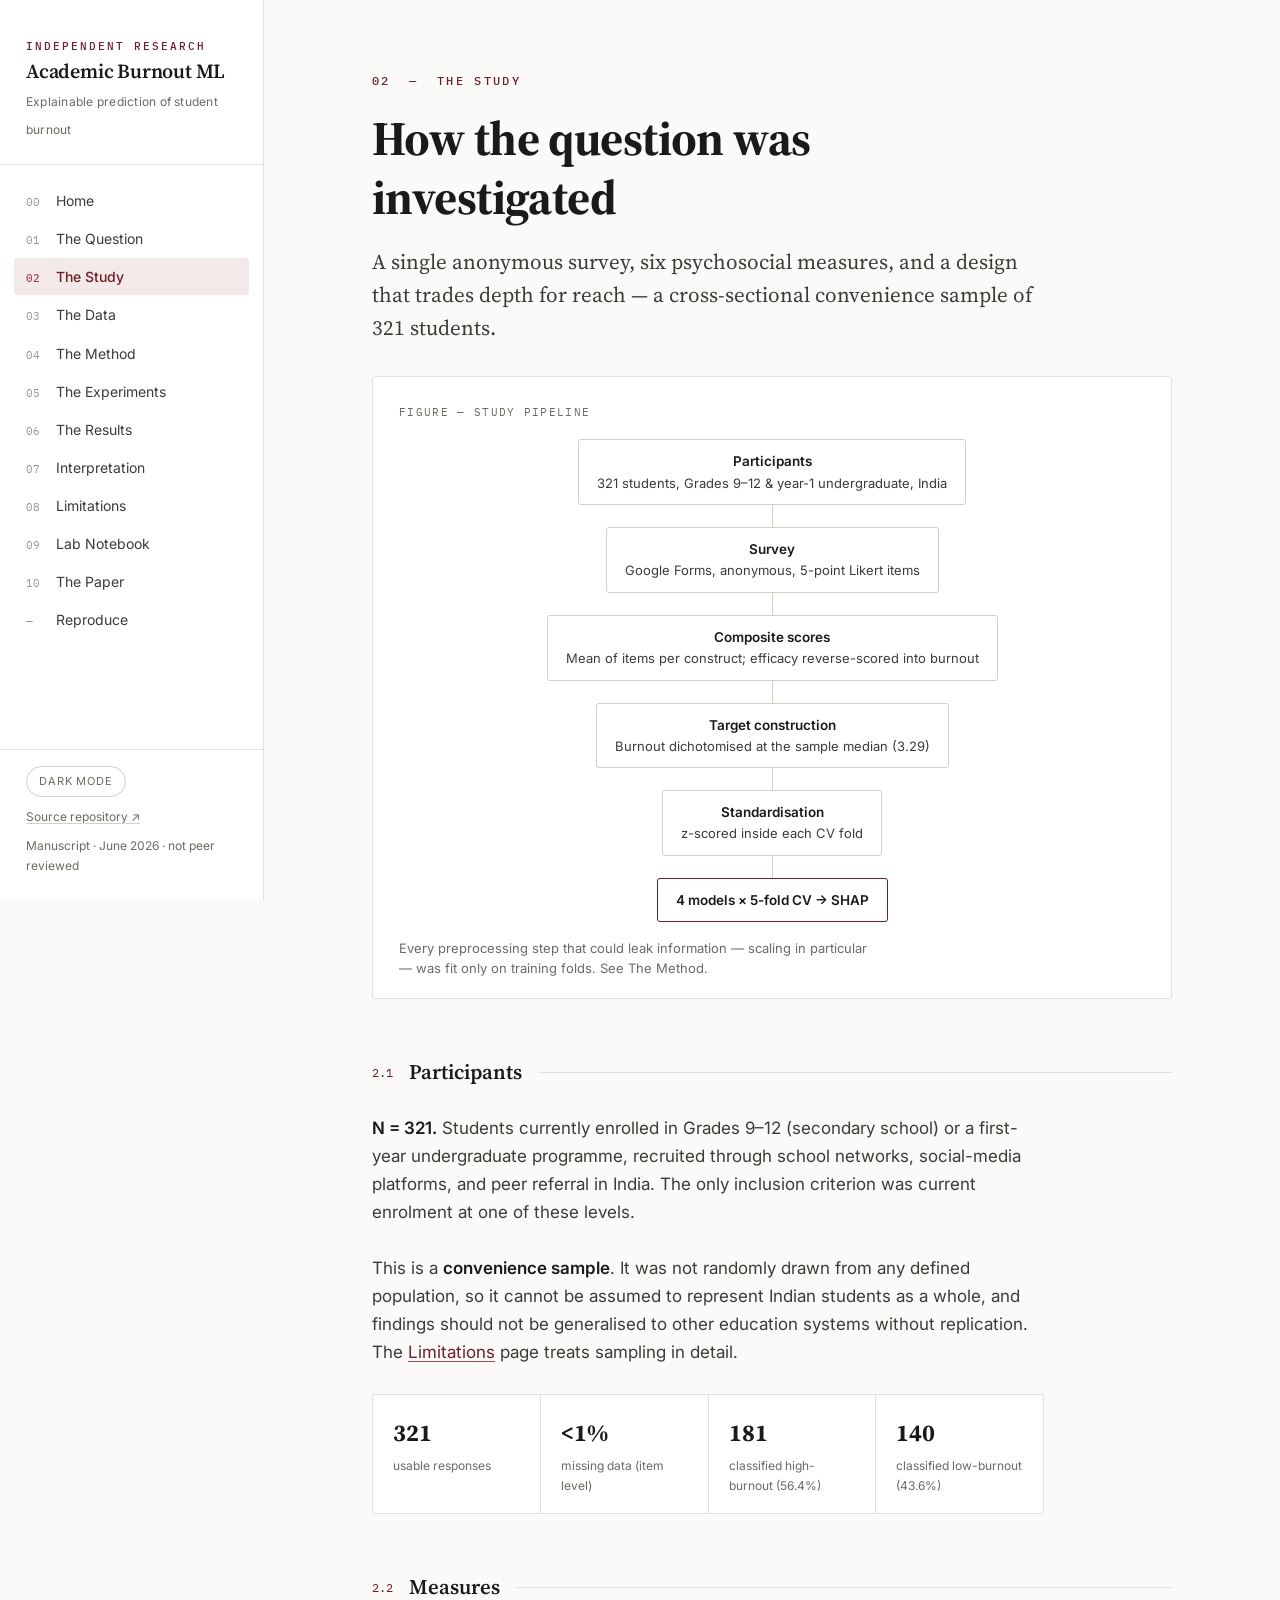
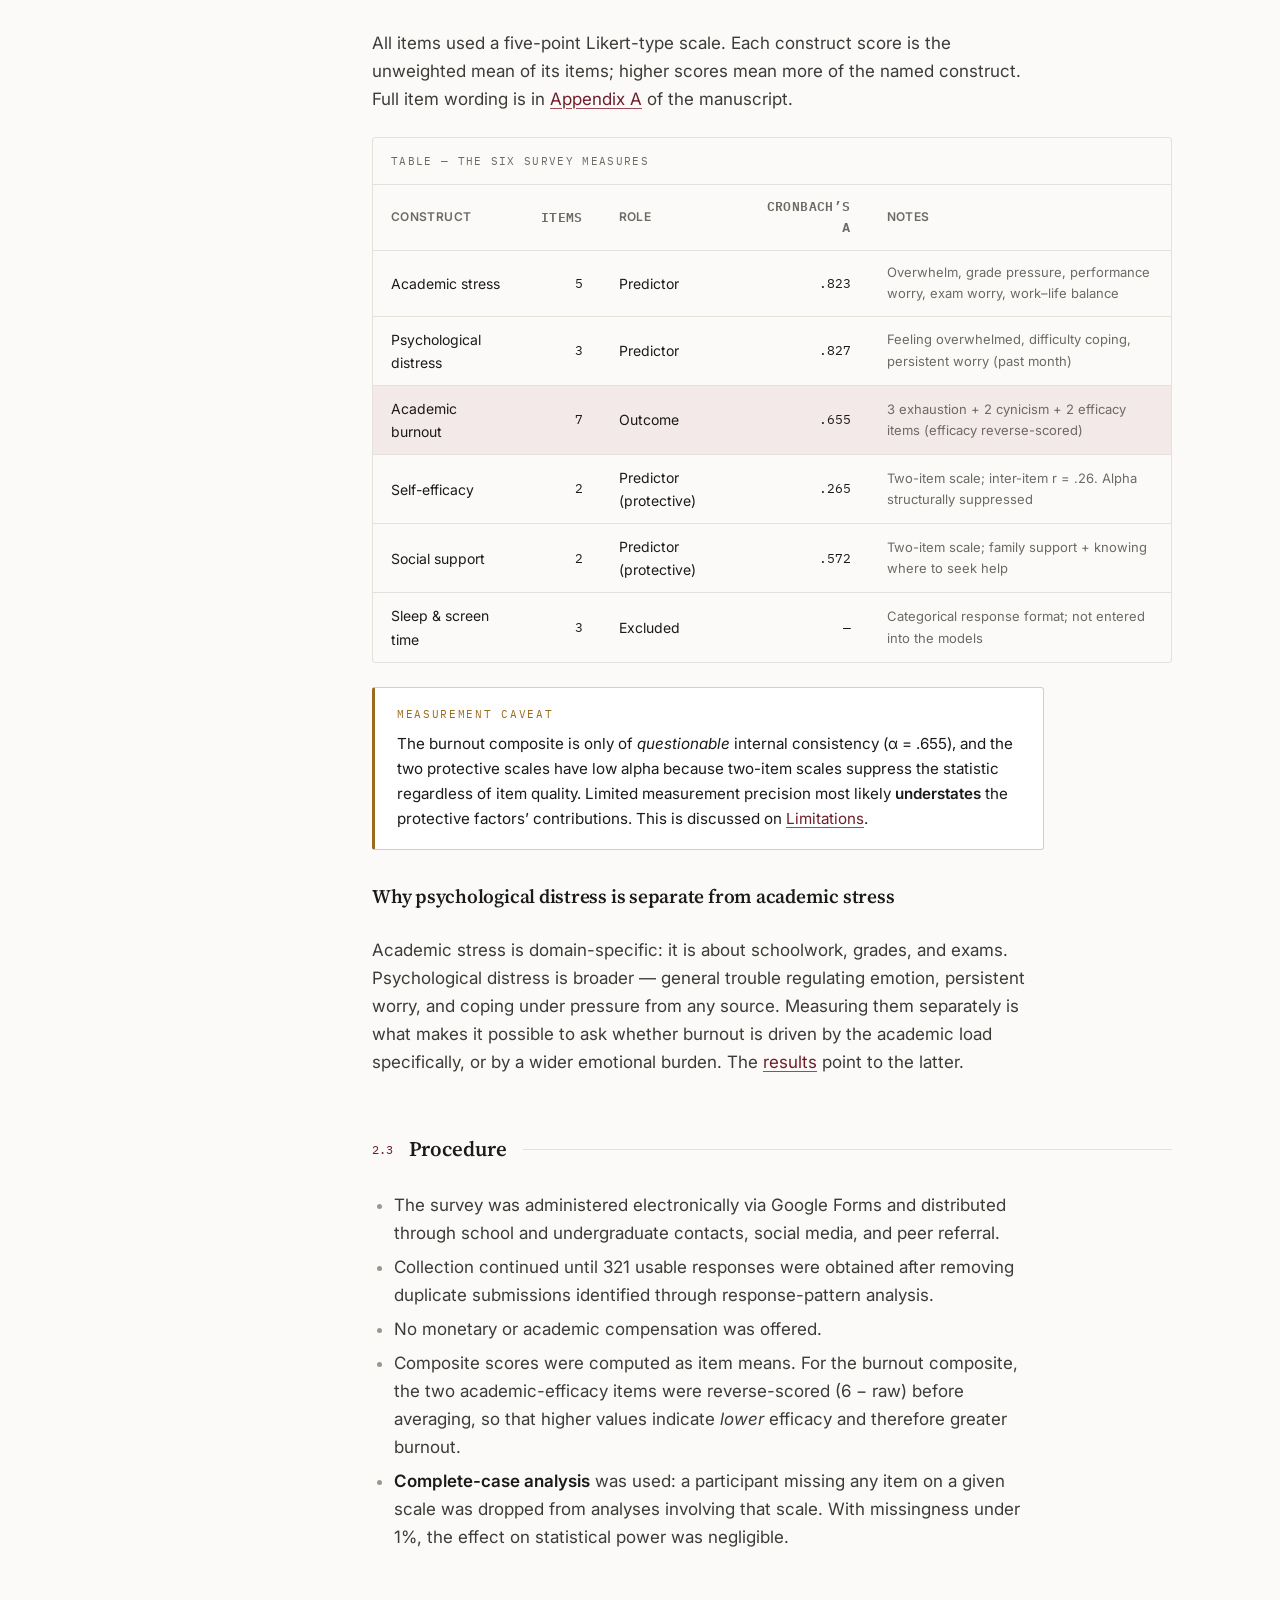
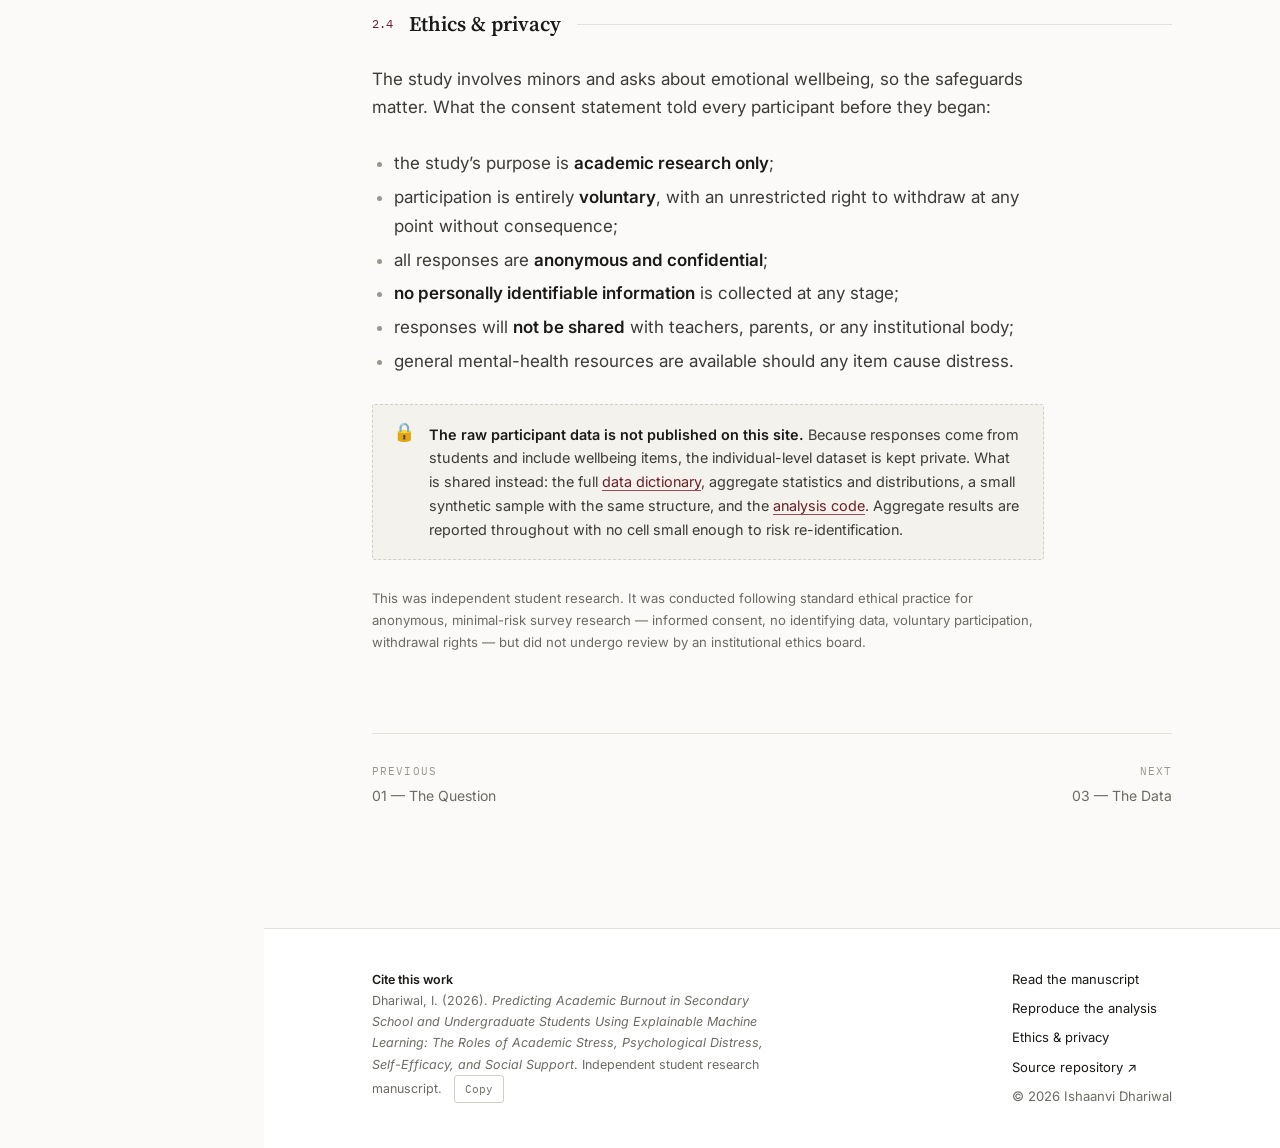
<file: study.html>
<!doctype html>
<html lang="en">
<head>
<meta charset="utf-8">
<meta name="viewport" content="width=device-width, initial-scale=1">
<title>The Study — Academic Burnout ML</title>
<meta name="description" content="Study design: 321 secondary school and first-year undergraduate participants in India, the six survey measures, the procedure, and the ethics and privacy safeguards.">
<link rel="preconnect" href="https://fonts.googleapis.com">
<link rel="preconnect" href="https://fonts.gstatic.com" crossorigin>
<link href="https://fonts.googleapis.com/css2?family=IBM+Plex+Mono:wght@400;500&family=Inter:wght@400;500;600&family=Source+Serif+4:opsz,wght@8..60,400;8..60,600;8..60,700&display=swap" rel="stylesheet">
<link rel="stylesheet" href="assets/style.css">
<link rel="icon" href="data:image/svg+xml,%3Csvg xmlns='http://www.w3.org/2000/svg' viewBox='0 0 100 100'%3E%3Ctext y='.9em' font-size='90'%3E%F0%9F%A7%A0%3C/text%3E%3C/svg%3E">
</head>
<body>
<a class="skip" href="#main">Skip to content</a>

<div class="topbar">
  <span class="title">Academic Burnout ML</span>
  <button class="hamburger" data-nav-open aria-label="Open navigation" aria-expanded="false"><span></span></button>
</div>
<div class="scrim"></div>

<div class="layout">
  <aside class="sidebar">
    <div class="brand">
      <a href="index.html">
        <span class="mark">Independent Research</span>
        <span class="title">Academic Burnout ML</span>
        <span class="sub">Explainable prediction of student burnout</span>
      </a>
    </div>
    <nav class="nav" aria-label="Sections">
      <ol>
        <li><a href="index.html"><span class="n">00</span><span>Home</span></a></li>
        <li><a href="question.html"><span class="n">01</span><span>The Question</span></a></li>
        <li><a href="study.html"><span class="n">02</span><span>The Study</span></a></li>
        <li><a href="data.html"><span class="n">03</span><span>The Data</span></a></li>
        <li><a href="methods.html"><span class="n">04</span><span>The Method</span></a></li>
        <li><a href="experiments.html"><span class="n">05</span><span>The Experiments</span></a></li>
        <li><a href="results.html"><span class="n">06</span><span>The Results</span></a></li>
        <li><a href="interpretation.html"><span class="n">07</span><span>Interpretation</span></a></li>
        <li><a href="limitations.html"><span class="n">08</span><span>Limitations</span></a></li>
        <li><a href="notebook.html"><span class="n">09</span><span>Lab Notebook</span></a></li>
        <li><a href="paper.html"><span class="n">10</span><span>The Paper</span></a></li>
        <li><a href="reproducibility.html"><span class="n">—</span><span>Reproduce</span></a></li>
      </ol>
    </nav>
    <div class="sidebar-foot">
      <button class="theme-toggle" data-theme-toggle>Dark mode</button>
      <a href="https://github.com/ishaanvidhariwal/academic-burnout-ml">Source repository &#8599;</a>
      <span>Manuscript &middot; June 2026 &middot; not peer reviewed</span>
    </div>
  </aside>

  <div class="main">
    <main class="wrap page" id="main">

      <header class="page-head">
        <span class="eyebrow">02 &nbsp;&mdash;&nbsp; The Study</span>
        <h1>How the question was investigated</h1>
        <p class="lede">A single anonymous survey, six psychosocial measures, and a design that
        trades depth for reach &mdash; a cross-sectional convenience sample of 321 students.</p>
      </header>

      <figure class="fig">
        <div class="fig-head">Figure &mdash; Study pipeline</div>
        <div class="pipeline">
          <div class="node"><strong>Participants</strong>321 students, Grades 9&ndash;12 &amp; year-1 undergraduate, India</div>
          <div class="arrow"></div>
          <div class="node"><strong>Survey</strong>Google Forms, anonymous, 5-point Likert items</div>
          <div class="arrow"></div>
          <div class="node"><strong>Composite scores</strong>Mean of items per construct; efficacy reverse-scored into burnout</div>
          <div class="arrow"></div>
          <div class="node"><strong>Target construction</strong>Burnout dichotomised at the sample median (3.29)</div>
          <div class="arrow"></div>
          <div class="node"><strong>Standardisation</strong>z-scored inside each CV fold</div>
          <div class="arrow"></div>
          <div class="node accent"><strong>4 models &times; 5-fold CV &rarr; SHAP</strong></div>
        </div>
        <figcaption>Every preprocessing step that could leak information &mdash; scaling in
        particular &mdash; was fit only on training folds. See <a href="methods.html">The Method</a>.</figcaption>
      </figure>

      <div class="divider-num"><span class="dn">2.1</span><span class="dl">Participants</span></div>
      <div class="prose stack-md">
        <p><strong>N&nbsp;=&nbsp;321.</strong> Students currently enrolled in Grades&nbsp;9&ndash;12
        (secondary school) or a first-year undergraduate programme, recruited through school
        networks, social-media platforms, and peer referral in India. The only inclusion
        criterion was current enrolment at one of these levels.</p>
        <p>This is a <strong>convenience sample</strong>. It was not randomly drawn from any
        defined population, so it cannot be assumed to represent Indian students as a whole, and
        findings should not be generalised to other education systems without replication. The
        <a href="limitations.html">Limitations</a> page treats sampling in detail.</p>
        <div class="kpis">
          <div class="kpi"><div class="kv">321</div><div class="kl">usable responses</div></div>
          <div class="kpi"><div class="kv">&lt;1%</div><div class="kl">missing data (item level)</div></div>
          <div class="kpi"><div class="kv">181</div><div class="kl">classified high-burnout (56.4%)</div></div>
          <div class="kpi"><div class="kv">140</div><div class="kl">classified low-burnout (43.6%)</div></div>
        </div>
      </div>

      <div class="divider-num"><span class="dn">2.2</span><span class="dl">Measures</span></div>
      <div class="prose">
        <p>All items used a five-point Likert-type scale. Each construct score is the unweighted
        mean of its items; higher scores mean more of the named construct. Full item wording is
        in <a href="paper.html#appendix">Appendix&nbsp;A</a> of the manuscript.</p>
      </div>

      <div class="table-wrap">
        <table class="data">
          <caption>Table &mdash; The six survey measures</caption>
          <thead>
            <tr><th>Construct</th><th class="num">Items</th><th>Role</th><th class="num">Cronbach&rsquo;s &alpha;</th><th>Notes</th></tr>
          </thead>
          <tbody>
            <tr><td>Academic stress</td><td class="num">5</td><td>Predictor</td><td class="num">.823</td><td class="note-cell">Overwhelm, grade pressure, performance worry, exam worry, work&ndash;life balance</td></tr>
            <tr><td>Psychological distress</td><td class="num">3</td><td>Predictor</td><td class="num">.827</td><td class="note-cell">Feeling overwhelmed, difficulty coping, persistent worry (past month)</td></tr>
            <tr class="hi"><td>Academic burnout</td><td class="num">7</td><td>Outcome</td><td class="num">.655</td><td class="note-cell">3 exhaustion + 2 cynicism + 2 efficacy items (efficacy reverse-scored)</td></tr>
            <tr><td>Self-efficacy</td><td class="num">2</td><td>Predictor (protective)</td><td class="num">.265</td><td class="note-cell">Two-item scale; inter-item r&nbsp;=&nbsp;.26. Alpha structurally suppressed</td></tr>
            <tr><td>Social support</td><td class="num">2</td><td>Predictor (protective)</td><td class="num">.572</td><td class="note-cell">Two-item scale; family support + knowing where to seek help</td></tr>
            <tr><td>Sleep &amp; screen time</td><td class="num">3</td><td>Excluded</td><td class="num">&mdash;</td><td class="note-cell">Categorical response format; not entered into the models</td></tr>
          </tbody>
        </table>
      </div>

      <div class="prose stack-md">
        <div class="callout warn">
          <span class="tag">Measurement caveat</span>
          The burnout composite is only of <em>questionable</em> internal consistency
          (&alpha;&nbsp;=&nbsp;.655), and the two protective scales have low alpha because
          two-item scales suppress the statistic regardless of item quality. Limited measurement
          precision most likely <strong>understates</strong> the protective factors&rsquo;
          contributions. This is discussed on <a href="limitations.html">Limitations</a>.
        </div>

        <h3>Why psychological distress is separate from academic stress</h3>
        <p>Academic stress is domain-specific: it is about schoolwork, grades, and exams.
        Psychological distress is broader &mdash; general trouble regulating emotion, persistent
        worry, and coping under pressure from any source. Measuring them separately is what makes
        it possible to ask whether burnout is driven by the academic load specifically, or by a
        wider emotional burden. The <a href="results.html">results</a> point to the latter.</p>
      </div>

      <div class="divider-num"><span class="dn">2.3</span><span class="dl">Procedure</span></div>
      <div class="prose stack-md">
        <ul>
          <li>The survey was administered electronically via Google Forms and distributed through
          school and undergraduate contacts, social media, and peer referral.</li>
          <li>Collection continued until 321 usable responses were obtained after removing
          duplicate submissions identified through response-pattern analysis.</li>
          <li>No monetary or academic compensation was offered.</li>
          <li>Composite scores were computed as item means. For the burnout composite, the two
          academic-efficacy items were reverse-scored (6&nbsp;&minus;&nbsp;raw) before averaging,
          so that higher values indicate <em>lower</em> efficacy and therefore greater burnout.</li>
          <li><strong>Complete-case analysis</strong> was used: a participant missing any item on
          a given scale was dropped from analyses involving that scale. With missingness under
          1%, the effect on statistical power was negligible.</li>
        </ul>
      </div>

      <div class="divider-num" id="ethics"><span class="dn">2.4</span><span class="dl">Ethics &amp; privacy</span></div>
      <div class="prose stack-md">
        <p>The study involves minors and asks about emotional wellbeing, so the safeguards matter.
        What the consent statement told every participant before they began:</p>
        <ul>
          <li>the study&rsquo;s purpose is <strong>academic research only</strong>;</li>
          <li>participation is entirely <strong>voluntary</strong>, with an unrestricted right to
          withdraw at any point without consequence;</li>
          <li>all responses are <strong>anonymous and confidential</strong>;</li>
          <li><strong>no personally identifiable information</strong> is collected at any stage;</li>
          <li>responses will <strong>not be shared</strong> with teachers, parents, or any
          institutional body;</li>
          <li>general mental-health resources are available should any item cause distress.</li>
        </ul>

        <div class="privacy-lock">
          <span class="ico">&#128274;</span>
          <div>
            <strong>The raw participant data is not published on this site.</strong>
            Because responses come from students and include wellbeing items, the individual-level
            dataset is kept private. What is shared instead: the full
            <a href="data.html">data dictionary</a>, aggregate statistics and distributions, a
            small synthetic sample with the same structure, and the
            <a href="reproducibility.html">analysis code</a>. Aggregate results are reported
            throughout with no cell small enough to risk re-identification.
          </div>
        </div>

        <p class="small muted">This was independent student research. It was conducted following
        standard ethical practice for anonymous, minimal-risk survey research &mdash; informed
        consent, no identifying data, voluntary participation, withdrawal rights &mdash; but did
        not undergo review by an institutional ethics board.</p>
      </div>

      <nav class="pager">
        <a href="question.html"><span class="dir">Previous</span>01 &mdash; The Question</a>
        <a class="next" href="data.html"><span class="dir">Next</span>03 &mdash; The Data</a>
      </nav>

    </main>

    <footer class="page-foot">
      <div class="wrap">
        <div class="cite" id="cite">
          <strong>Cite this work</strong><br>
          Dhariwal, I. (2026). <em>Predicting Academic Burnout in Secondary School and
          Undergraduate Students Using Explainable Machine Learning: The Roles of Academic
          Stress, Psychological Distress, Self-Efficacy, and Social Support</em>. Independent
          student research manuscript.
          <button class="copy-btn" data-copy="#cite">Copy</button>
        </div>
        <div class="flinks">
          <a href="paper.html">Read the manuscript</a>
          <a href="reproducibility.html">Reproduce the analysis</a>
          <a href="study.html#ethics">Ethics &amp; privacy</a>
          <a href="https://github.com/ishaanvidhariwal/academic-burnout-ml">Source repository &#8599;</a>
          <span class="muted small">&copy; <span data-year>2026</span> Ishaanvi Dhariwal</span>
        </div>
      </div>
    </footer>
  </div>
</div>

<script src="assets/app.js"></script>
</body>
</html>
</file>
<file: assets/style.css>
/* ==========================================================================
   Academic Burnout ML — Research Lab
   Design system: editorial · scientific · minimal
   One stylesheet shared by every page.
   ========================================================================== */

/* ---- Design tokens ------------------------------------------------------- */
:root {
  /* light palette (defined on bare :root so it is always the fallback) */
  --bg:        #FBFAF8;
  --surface:   #FFFFFF;
  --surface-2: #F4F2ED;
  --ink:       #1B1A18;
  --ink-soft:  #3D3B37;
  --muted:     #6C6A63;
  --faint:     #9A978F;
  --hairline:  #E4E1DA;
  --hairline-strong: #D3CFC5;
  --accent:    #6E1E28;   /* oxblood */
  --accent-soft: #9c4b54;
  --accent-wash: #f3e9e9;
  --good:      #3f6f52;
  --warn:      #9a6a1f;

  --serif: "Source Serif 4", Georgia, "Times New Roman", serif;
  --sans:  "Inter", -apple-system, BlinkMacSystemFont, "Segoe UI", Roboto, Helvetica, Arial, sans-serif;
  --mono:  "IBM Plex Mono", ui-monospace, SFMono-Regular, Menlo, monospace;

  --maxw: 880px;
  --prose: 42rem;
  --sidebar: 264px;
  --radius: 3px;
  --shadow: 0 1px 2px rgba(20,18,16,.04), 0 8px 28px -12px rgba(20,18,16,.10);
}

@media (prefers-color-scheme: dark) {
  :root:not([data-theme="light"]) {
    --bg:        #15151A;
    --surface:   #1C1C22;
    --surface-2: #232329;
    --ink:       #ECEAE3;
    --ink-soft:  #CFccC3;
    --muted:     #9C988D;
    --faint:     #6F6C64;
    --hairline:  #2C2C33;
    --hairline-strong: #3A3A42;
    --accent:    #D98E97;
    --accent-soft: #b96b75;
    --accent-wash: #2a2023;
    --good:      #7fae90;
    --warn:      #d0a25f;
    --shadow: 0 1px 2px rgba(0,0,0,.3), 0 10px 30px -14px rgba(0,0,0,.55);
  }
}
:root[data-theme="dark"] {
  --bg:        #15151A;
  --surface:   #1C1C22;
  --surface-2: #232329;
  --ink:       #ECEAE3;
  --ink-soft:  #CFccC3;
  --muted:     #9C988D;
  --faint:     #6F6C64;
  --hairline:  #2C2C33;
  --hairline-strong: #3A3A42;
  --accent:    #D98E97;
  --accent-soft: #b96b75;
  --accent-wash: #2a2023;
  --good:      #7fae90;
  --warn:      #d0a25f;
  --shadow: 0 1px 2px rgba(0,0,0,.3), 0 10px 30px -14px rgba(0,0,0,.55);
}

/* ---- Skip link ------------------------------------------------------- */
.skip {
  position: absolute;
  left: -9999px;
  top: 0;
  z-index: 100;
  background: var(--accent);
  color: #fff;
  padding: 10px 16px;
  border-radius: 0 0 var(--radius) 0;
  font-size: 13px;
}
.skip:focus { left: 0; }

/* ---- Reset ------------------------------------------------------------- */
*, *::before, *::after { box-sizing: border-box; }
* { margin: 0; }
html { -webkit-text-size-adjust: 100%; scroll-behavior: smooth; }
body {
  background: var(--bg);
  color: var(--ink);
  font-family: var(--sans);
  font-size: 17px;
  line-height: 1.65;
  -webkit-font-smoothing: antialiased;
  text-rendering: optimizeLegibility;
}
img, svg { max-width: 100%; display: block; }
a { color: inherit; text-decoration: none; }
button { font: inherit; color: inherit; cursor: pointer; background: none; border: none; }
table { border-collapse: collapse; }

/* ---- Layout scaffold -------------------------------------------------- */
.layout { display: flex; min-height: 100vh; }

/* Sidebar ------------------------------------------------------------- */
.sidebar {
  width: var(--sidebar);
  flex: 0 0 var(--sidebar);
  border-right: 1px solid var(--hairline);
  background: var(--surface);
  position: sticky;
  top: 0;
  height: 100vh;
  overflow-y: auto;
  padding: 30px 0 24px;
  display: flex;
  flex-direction: column;
}
.brand { padding: 0 26px 22px; border-bottom: 1px solid var(--hairline); }
.brand a { display: block; }
.brand .mark {
  font-family: var(--mono);
  font-size: 11px;
  letter-spacing: .18em;
  text-transform: uppercase;
  color: var(--accent);
  font-weight: 500;
}
.brand .title {
  font-family: var(--serif);
  font-size: 20px;
  line-height: 1.2;
  margin-top: 8px;
  font-weight: 600;
  letter-spacing: -.01em;
}
.brand .sub {
  font-size: 12px;
  color: var(--muted);
  margin-top: 6px;
  letter-spacing: .02em;
}

.nav { padding: 16px 14px; flex: 1; }
.nav ol { list-style: none; padding: 0; }
.nav li { margin: 1px 0; }
.nav a {
  display: flex;
  gap: 12px;
  align-items: baseline;
  padding: 7px 12px;
  border-radius: var(--radius);
  font-size: 14px;
  color: var(--ink-soft);
  transition: background .12s ease, color .12s ease;
}
.nav a .n {
  font-family: var(--mono);
  font-size: 11px;
  color: var(--faint);
  min-width: 18px;
}
.nav a:hover { background: var(--surface-2); color: var(--ink); }
.nav a[aria-current="page"] {
  background: var(--accent-wash);
  color: var(--accent);
  font-weight: 500;
}
.nav a[aria-current="page"] .n { color: var(--accent-soft); }

.sidebar-foot {
  padding: 16px 26px 0;
  border-top: 1px solid var(--hairline);
  font-size: 12px;
  color: var(--muted);
  display: flex;
  flex-direction: column;
  gap: 10px;
}
.sidebar-foot a { text-decoration: underline; text-underline-offset: 2px; text-decoration-color: var(--hairline-strong); }
.sidebar-foot a:hover { color: var(--accent); }
.theme-toggle {
  align-self: flex-start;
  border: 1px solid var(--hairline-strong);
  border-radius: 999px;
  padding: 5px 12px;
  font-size: 11px;
  letter-spacing: .08em;
  text-transform: uppercase;
  color: var(--muted);
}
.theme-toggle:hover { border-color: var(--accent); color: var(--accent); }

/* Mobile top bar ---------------------------------------------------- */
.topbar {
  display: none;
  position: sticky;
  top: 0;
  z-index: 40;
  align-items: center;
  justify-content: space-between;
  gap: 12px;
  padding: 12px 18px;
  background: var(--surface);
  border-bottom: 1px solid var(--hairline);
}
.topbar .title { font-family: var(--serif); font-weight: 600; font-size: 16px; }
.hamburger {
  width: 40px; height: 40px;
  border: 1px solid var(--hairline-strong);
  border-radius: var(--radius);
  display: grid; place-items: center;
}
.hamburger span, .hamburger span::before, .hamburger span::after {
  content: ""; display: block; width: 18px; height: 1.5px; background: var(--ink); position: relative;
}
.hamburger span::before { position: absolute; top: -6px; }
.hamburger span::after  { position: absolute; top: 6px; }
.scrim {
  display: none;
  position: fixed; inset: 0;
  background: rgba(10,9,8,.4);
  z-index: 45;
}

/* Main --------------------------------------------------------------- */
.main { flex: 1; min-width: 0; }
.wrap { max-width: var(--maxw); margin: 0 auto; padding: 0 40px; }
.page { padding-top: 72px; padding-bottom: 120px; }

/* ---- Typography ---------------------------------------------------- */
.prose { max-width: var(--prose); }
.prose > * + * { margin-top: 1.1em; }
.prose h2 { margin-top: 2.4em; }
.prose h3 { margin-top: 1.8em; }

h1, h2, h3, h4 { font-family: var(--serif); font-weight: 600; line-height: 1.22; letter-spacing: -.012em; color: var(--ink); }
h1 { font-size: clamp(2rem, 1.4rem + 2.4vw, 3rem); font-weight: 700; }
h2 { font-size: 1.6rem; }
h3 { font-size: 1.2rem; }
h4 { font-size: 1rem; font-family: var(--sans); font-weight: 600; letter-spacing: 0; }

p { color: var(--ink-soft); overflow-wrap: break-word; }
li, td, h1, h2, h3 { overflow-wrap: break-word; }
strong { color: var(--ink); font-weight: 600; }
em { font-style: italic; }

.prose a, a.link {
  color: var(--accent);
  text-decoration: underline;
  text-underline-offset: 2.5px;
  text-decoration-color: var(--accent-soft);
  text-decoration-thickness: 1px;
}
.prose a:hover, a.link:hover { text-decoration-thickness: 2px; }

.eyebrow {
  font-family: var(--mono);
  font-size: 11.5px;
  letter-spacing: .2em;
  text-transform: uppercase;
  color: var(--accent);
  font-weight: 500;
}
.lede {
  font-family: var(--serif);
  font-size: 1.32rem;
  line-height: 1.55;
  color: var(--ink-soft);
}
.muted { color: var(--muted); }
.small { font-size: .82rem; }

ul, ol { padding-left: 1.3em; color: var(--ink-soft); }
li { margin: .35em 0; }
li::marker { color: var(--faint); }

blockquote {
  border-left: 2px solid var(--accent);
  padding: 2px 0 2px 20px;
  color: var(--ink-soft);
  font-family: var(--serif);
  font-size: 1.08rem;
}

code {
  font-family: var(--mono);
  font-size: .85em;
  background: var(--surface-2);
  padding: .12em .4em;
  border-radius: 3px;
  border: 1px solid var(--hairline);
}
pre {
  font-family: var(--mono);
  font-size: 13px;
  line-height: 1.6;
  background: var(--surface);
  border: 1px solid var(--hairline);
  border-radius: var(--radius);
  padding: 18px 20px;
  overflow-x: auto;
}
pre code { background: none; border: none; padding: 0; font-size: inherit; }

hr { border: none; border-top: 1px solid var(--hairline); margin: 3rem 0; }

/* ---- Page header ------------------------------------------------------ */
.page-head { max-width: var(--prose); margin-bottom: 8px; }
.page-head .eyebrow { display: block; margin-bottom: 18px; }
.page-head h1 { margin-bottom: 20px; }
.page-head .lede { margin-bottom: 8px; }

.section-index {
  font-family: var(--mono);
  font-size: 12px;
  color: var(--faint);
  letter-spacing: .1em;
}

/* ---- Hero (home) ---------------------------------------------------- */
.hero { padding: 60px 0 40px; border-bottom: 1px solid var(--hairline); }
.hero h1 { max-width: 15ch; margin: 22px 0 24px; }
.hero .q {
  font-family: var(--serif);
  font-size: clamp(1.3rem, 1rem + 1.4vw, 1.9rem);
  line-height: 1.4;
  color: var(--ink);
  max-width: 30ch;
  font-weight: 600;
}
.hero .byline { margin-top: 24px; font-size: 14px; color: var(--muted); font-family: var(--mono); letter-spacing: .04em; }
.hero .abstract { max-width: var(--prose); margin-top: 28px; }

.cta-row { display: flex; flex-wrap: wrap; gap: 12px; margin-top: 32px; }
.btn {
  display: inline-flex; align-items: center; gap: 8px;
  padding: 11px 20px;
  border: 1px solid var(--accent);
  border-radius: var(--radius);
  font-size: 14px;
  font-weight: 500;
  color: var(--accent);
  transition: background .14s ease, color .14s ease;
}
.btn:hover { background: var(--accent); color: var(--surface); }
.btn.primary { background: var(--accent); color: var(--surface); }
.btn.primary:hover { background: var(--accent-soft); border-color: var(--accent-soft); }
.btn.ghost { border-color: var(--hairline-strong); color: var(--ink-soft); }
.btn.ghost:hover { border-color: var(--accent); color: var(--accent); background: none; }

/* ---- Stat band --------------------------------------------------------- */
.stats {
  display: grid;
  grid-template-columns: repeat(4, 1fr);
  border: 1px solid var(--hairline);
  border-radius: var(--radius);
  overflow: hidden;
  background: var(--surface);
  margin: 40px 0;
}
.stats .stat { padding: 22px 20px; border-right: 1px solid var(--hairline); }
.stats .stat:last-child { border-right: none; }
.stat .k {
  font-family: var(--serif);
  font-size: 1.9rem;
  font-weight: 700;
  letter-spacing: -.02em;
  color: var(--ink);
}
.stat .l {
  font-size: 12px;
  color: var(--muted);
  margin-top: 4px;
  letter-spacing: .02em;
}

/* ---- Section list (home) --------------------------------------------- */
.toc { border-top: 1px solid var(--hairline); margin-top: 48px; }
.toc a {
  display: grid;
  grid-template-columns: 56px 1fr auto;
  gap: 20px;
  align-items: baseline;
  padding: 24px 8px;
  border-bottom: 1px solid var(--hairline);
  transition: background .12s ease, padding .12s ease;
}
.toc a:hover { background: var(--surface); padding-left: 16px; }
.toc .n { font-family: var(--mono); font-size: 13px; color: var(--accent); }
.toc .t { font-family: var(--serif); font-size: 1.24rem; font-weight: 600; color: var(--ink); }
.toc .t span { display: block; font-family: var(--sans); font-size: .84rem; font-weight: 400; color: var(--muted); margin-top: 4px; letter-spacing: 0; }
.toc .arrow { color: var(--faint); font-family: var(--mono); }
.toc a:hover .arrow { color: var(--accent); }

/* ---- Cards / callouts ---------------------------------------------- */
.card {
  background: var(--surface);
  border: 1px solid var(--hairline);
  border-radius: var(--radius);
  padding: 24px 26px;
}
.grid-2 { display: grid; grid-template-columns: 1fr 1fr; gap: 18px; }
.grid-3 { display: grid; grid-template-columns: repeat(3, 1fr); gap: 18px; }

.callout {
  border: 1px solid var(--hairline-strong);
  border-left: 3px solid var(--accent);
  border-radius: var(--radius);
  padding: 18px 22px;
  background: var(--surface);
  font-size: .95rem;
}
.callout .tag {
  font-family: var(--mono);
  font-size: 10.5px;
  letter-spacing: .16em;
  text-transform: uppercase;
  color: var(--accent);
  display: block;
  margin-bottom: 8px;
}
.callout.warn { border-left-color: var(--warn); }
.callout.warn .tag { color: var(--warn); }

/* ---- Hypothesis / decision blocks -------------------------------- */
.hlist { display: flex; flex-direction: column; gap: 12px; margin-top: 20px; }
.hrow {
  display: grid;
  grid-template-columns: 60px 1fr;
  gap: 18px;
  padding: 16px 18px;
  border: 1px solid var(--hairline);
  border-radius: var(--radius);
  background: var(--surface);
}
.hrow .hid {
  font-family: var(--mono);
  font-weight: 500;
  color: var(--accent);
  font-size: 13px;
}
.hrow .hbody { font-size: .96rem; color: var(--ink-soft); }
.hrow .verdict {
  margin-top: 8px;
  font-size: 12px;
  font-family: var(--mono);
  letter-spacing: .04em;
  color: var(--muted);
}
.verdict .yes { color: var(--good); }
.verdict .partial { color: var(--warn); }
.verdict .no { color: var(--accent); }

/* ---- Tables ------------------------------------------------------- */
.table-wrap { overflow-x: auto; border: 1px solid var(--hairline); border-radius: var(--radius); margin: 24px 0; }
table.data { width: 100%; font-size: 14px; min-width: 460px; }
table.data caption {
  text-align: left;
  padding: 14px 18px;
  font-family: var(--mono);
  font-size: 11px;
  letter-spacing: .12em;
  text-transform: uppercase;
  color: var(--muted);
  border-bottom: 1px solid var(--hairline);
}
table.data th, table.data td { padding: 11px 18px; text-align: left; border-bottom: 1px solid var(--hairline); }
table.data thead th {
  font-family: var(--sans);
  font-size: 12px;
  font-weight: 600;
  letter-spacing: .03em;
  color: var(--muted);
  text-transform: uppercase;
}
table.data tbody tr:last-child td { border-bottom: none; }
table.data td.num, table.data th.num { text-align: right; font-family: var(--mono); font-size: 13px; }
table.data tr.hi td { background: var(--accent-wash); }
table.data .note-cell { color: var(--muted); font-size: 13px; }

.tnote { font-size: 12.5px; color: var(--muted); margin-top: 8px; }

/* ---- Figures ---------------------------------------------------------- */
figure { margin: 32px 0; }
figure.fig {
  border: 1px solid var(--hairline);
  border-radius: var(--radius);
  background: var(--surface);
  padding: 26px 26px 20px;
}
figure.fig .fig-head {
  font-family: var(--mono);
  font-size: 11px;
  letter-spacing: .12em;
  text-transform: uppercase;
  color: var(--muted);
  margin-bottom: 18px;
}
figure figcaption {
  font-size: 13px;
  color: var(--muted);
  margin-top: 16px;
  line-height: 1.55;
  max-width: 60ch;
}
.chart-scroll { overflow-x: auto; }

/* Bar chart (CSS) */
.barchart { display: flex; flex-direction: column; gap: 14px; }
.barchart .bar-row { display: grid; grid-template-columns: 150px 1fr 62px; gap: 14px; align-items: center; }
.barchart .bar-label { font-size: 13px; color: var(--ink-soft); text-align: right; }
.barchart .bar-track { background: var(--surface-2); border-radius: 2px; height: 22px; position: relative; overflow: hidden; }
.barchart .bar-fill { position: absolute; inset: 0 auto 0 0; background: var(--accent); border-radius: 2px; }
.barchart .bar-fill.neg { background: var(--accent-soft); }
.barchart .bar-fill.pos { background: var(--good); }
.barchart .bar-val { font-family: var(--mono); font-size: 12.5px; color: var(--muted); }
.barchart .bar-row.emph .bar-label { color: var(--ink); font-weight: 600; }

/* Diverging (coefficient) chart */
.divchart { display: flex; flex-direction: column; gap: 12px; }
.divchart .drow { display: grid; grid-template-columns: 150px 1fr 90px; gap: 14px; align-items: center; }
.divchart .dlabel { font-size: 13px; text-align: right; color: var(--ink-soft); }
.divchart .dtrack { position: relative; height: 26px; background: var(--surface-2); border-radius: 2px; }
.divchart .dmid { position: absolute; top: 0; bottom: 0; left: 50%; width: 1px; background: var(--hairline-strong); }
.divchart .dfill { position: absolute; top: 5px; bottom: 5px; background: var(--accent); border-radius: 2px; }
.divchart .dfill.protective { background: var(--good); }
.divchart .dval { font-family: var(--mono); font-size: 12px; color: var(--muted); }

/* Pipeline diagram */
.pipeline { display: flex; flex-direction: column; gap: 0; align-items: center; margin: 8px 0; }
.pipeline .node {
  border: 1px solid var(--hairline-strong);
  background: var(--surface);
  border-radius: var(--radius);
  padding: 10px 18px;
  font-size: 13px;
  text-align: center;
  min-width: 220px;
  color: var(--ink-soft);
}
.pipeline .node strong { display: block; color: var(--ink); font-size: 13.5px; }
.pipeline .arrow { width: 1px; height: 22px; background: var(--hairline-strong); }
.pipeline .fork { display: flex; gap: 12px; flex-wrap: wrap; justify-content: center; }
.pipeline .node.accent { border-color: var(--accent); color: var(--accent); }

/* Donut */
.donut-wrap { display: flex; align-items: center; gap: 24px; flex-wrap: wrap; }
.donut { width: 132px; height: 132px; flex: 0 0 132px; }

/* Model selector widget */
.selector { border: 1px solid var(--hairline); border-radius: var(--radius); background: var(--surface); overflow: hidden; }
.selector .tabs { display: flex; border-bottom: 1px solid var(--hairline); flex-wrap: wrap; }
.selector .tabs button {
  flex: 1;
  min-width: 120px;
  padding: 12px 10px;
  font-size: 13px;
  color: var(--muted);
  border-right: 1px solid var(--hairline);
  border-bottom: 2px solid transparent;
}
.selector .tabs button:last-child { border-right: none; }
.selector .tabs button[aria-selected="true"] { color: var(--accent); border-bottom-color: var(--accent); background: var(--accent-wash); font-weight: 500; }
.selector .panel { padding: 24px 26px; display: none; }
.selector .panel.active { display: block; }
.metric-grid { display: grid; grid-template-columns: repeat(5, 1fr); gap: 14px; margin-top: 6px; }
.metric-grid .m .mv { font-family: var(--serif); font-size: 1.5rem; font-weight: 700; }
.metric-grid .m .ml { font-size: 11px; color: var(--muted); text-transform: uppercase; letter-spacing: .04em; margin-top: 2px; }

/* KPI row */
.kpis { display: grid; grid-template-columns: repeat(auto-fit, minmax(150px, 1fr)); gap: 1px; background: var(--hairline); border: 1px solid var(--hairline); border-radius: var(--radius); overflow: hidden; margin: 24px 0; }
.kpis .kpi { background: var(--surface); padding: 18px 20px; }
.kpis .kpi .kv { font-family: var(--serif); font-size: 1.5rem; font-weight: 700; }
.kpis .kpi .kl { font-size: 12px; color: var(--muted); margin-top: 3px; }

/* Prev / next nav */
.pager { display: flex; justify-content: space-between; gap: 16px; margin-top: 80px; border-top: 1px solid var(--hairline); padding-top: 28px; }
.pager a { font-size: 14px; color: var(--muted); max-width: 45%; }
.pager a:hover { color: var(--accent); }
.pager .dir { font-family: var(--mono); font-size: 11px; letter-spacing: .1em; text-transform: uppercase; display: block; margin-bottom: 4px; color: var(--faint); }
.pager .next { text-align: right; }

/* Page footer */
.page-foot {
  border-top: 1px solid var(--hairline);
  background: var(--surface);
  padding: 40px 0;
  margin-top: 0;
}
.page-foot .wrap { display: flex; flex-wrap: wrap; gap: 32px; justify-content: space-between; }
.page-foot .cite { font-size: 12.5px; color: var(--muted); max-width: 52ch; line-height: 1.7; }
.page-foot .cite code { font-size: 11.5px; }
.page-foot .flinks { display: flex; flex-direction: column; gap: 8px; font-size: 13px; }
.page-foot .flinks a:hover { color: var(--accent); }
.copy-btn { border: 1px solid var(--hairline-strong); border-radius: 3px; padding: 4px 10px; font-size: 11px; font-family: var(--mono); margin-left: 8px; }
.copy-btn:hover { border-color: var(--accent); color: var(--accent); }

/* Misc helpers */
.tag-pill {
  display: inline-block;
  font-family: var(--mono);
  font-size: 11px;
  letter-spacing: .08em;
  text-transform: uppercase;
  border: 1px solid var(--hairline-strong);
  border-radius: 999px;
  padding: 3px 10px;
  color: var(--muted);
}
.stack-lg > * + * { margin-top: 56px; }
.stack-md > * + * { margin-top: 28px; }
.divider-num { display: flex; align-items: center; gap: 16px; margin: 56px 0 24px; }
.divider-num .dn { font-family: var(--mono); font-size: 12px; color: var(--accent); }
.divider-num .dl { font-family: var(--serif); font-size: 1.3rem; font-weight: 600; }
.divider-num::after { content: ""; flex: 1; height: 1px; background: var(--hairline); }

.privacy-lock {
  display: flex; gap: 14px; align-items: flex-start;
  background: var(--surface-2);
  border: 1px dashed var(--hairline-strong);
  border-radius: var(--radius);
  padding: 18px 20px;
  font-size: .9rem;
  color: var(--ink-soft);
}
.privacy-lock .ico { font-size: 18px; line-height: 1; }

/* ---- Responsive --------------------------------------------------- */
@media (max-width: 980px) {
  body { font-size: 16px; }
  .sidebar {
    position: fixed;
    left: 0; top: 0;
    z-index: 50;
    transform: translateX(-100%);
    transition: transform .22s ease;
    box-shadow: var(--shadow);
  }
  .sidebar.open { transform: translateX(0); }
  .topbar { display: flex; }
  .scrim.show { display: block; }
  .wrap { padding: 0 22px; }
  .page { padding-top: 40px; padding-bottom: 80px; }
  .stats { grid-template-columns: repeat(2, 1fr); }
  .stats .stat:nth-child(2) { border-right: none; }
  .stats .stat:nth-child(1), .stats .stat:nth-child(2) { border-bottom: 1px solid var(--hairline); }
  .grid-2, .grid-3 { grid-template-columns: 1fr; }
  .metric-grid { grid-template-columns: repeat(3, 1fr); }
  .barchart .bar-row { grid-template-columns: 110px 1fr 54px; }
  .divchart .drow { grid-template-columns: 110px 1fr 76px; }
  .toc a { grid-template-columns: 40px 1fr auto; gap: 14px; }
}
@media (max-width: 560px) {
  .cta-row .btn { flex: 1 1 100%; justify-content: center; }
  .metric-grid { grid-template-columns: repeat(2, 1fr); }
  .pager { flex-direction: column; }
  .pager a, .pager .next { max-width: 100%; text-align: left; }
  .barchart .bar-row { grid-template-columns: 92px 1fr 48px; gap: 10px; }
}

@media (prefers-reduced-motion: reduce) {
  * { scroll-behavior: auto !important; transition: none !important; }
}

/* Print */
@media print {
  .sidebar, .topbar, .pager, .cta-row, .theme-toggle { display: none !important; }
  .wrap { max-width: 100%; }
  body { font-size: 11pt; color: #000; background: #fff; }
}
</file>
